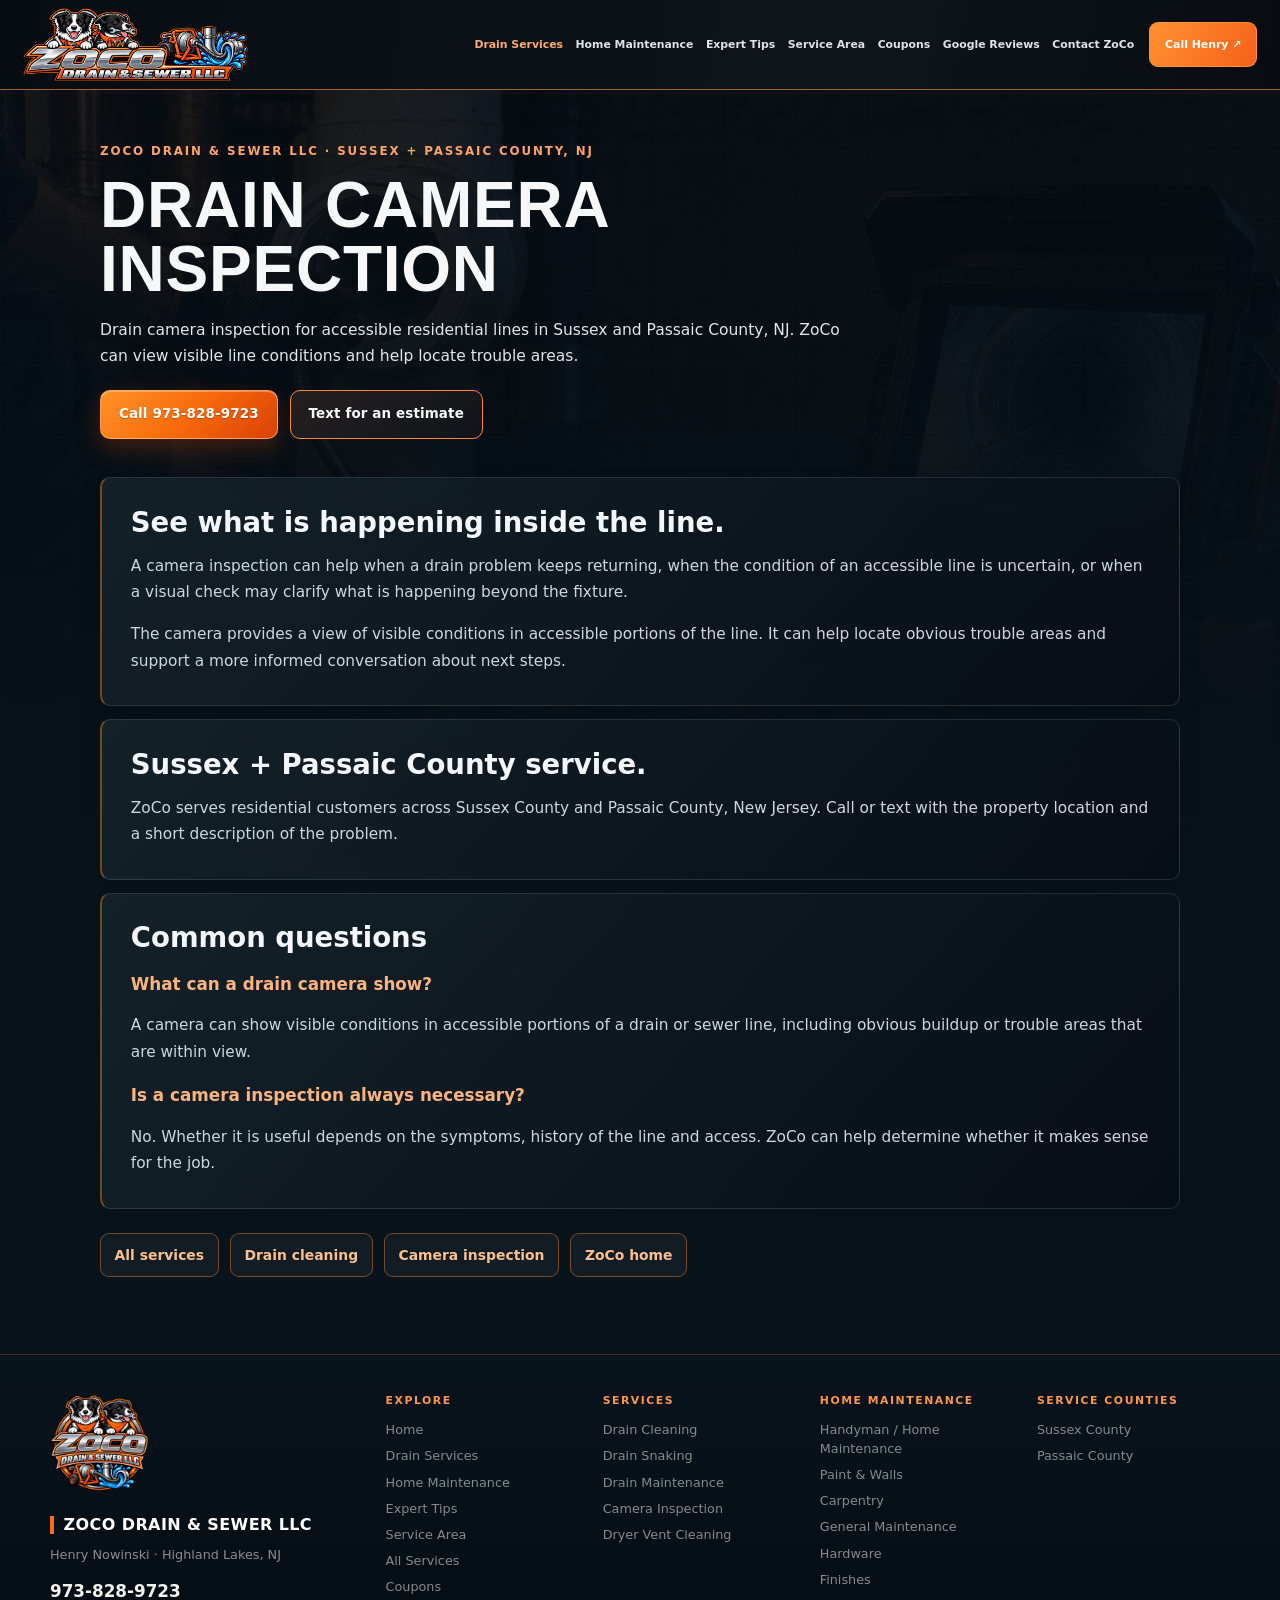
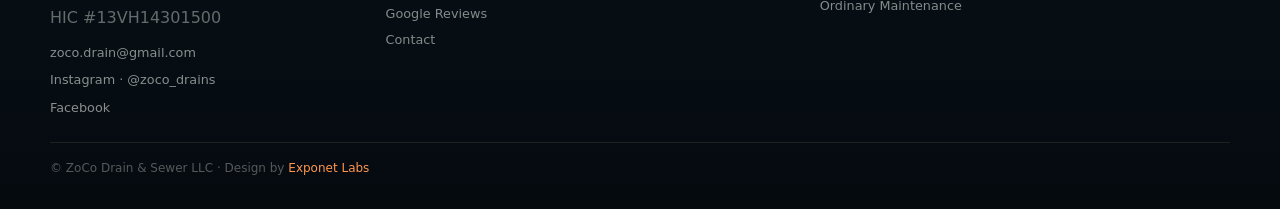
<file: camera-inspection/index.html>
<!doctype html>
<html lang="en">
<head>
  <meta charset="utf-8" />
  <meta name="viewport" content="width=device-width, initial-scale=1" />
  <meta name="theme-color" content="#090a0a" />
    <meta name="application-name" content="ZoCo Drain & Sewer LLC" />
  <meta name="apple-mobile-web-app-title" content="ZoCo" />
<title>Drain Camera Inspection in Sussex &amp; Passaic County NJ | ZoCo</title>
  <meta name="description" content="Drain camera inspection for accessible residential lines in Sussex and Passaic County, NJ. ZoCo can view visible line conditions and help locate trouble areas." />
  <meta name="robots" content="index,follow,max-image-preview:large,max-snippet:-1,max-video-preview:-1" />
  <link rel="canonical" href="https://zocodrains.com/camera-inspection/" />
  <link rel="icon" type="image/png" sizes="96x96" href="/favicon.png?brand=zo-wide-20261012" />
  <link rel="icon" type="image/png" sizes="48x48" href="/favicon-48x48.png?brand=zo-wide-20261012" />
  <link rel="icon" type="image/svg+xml" href="/favicon.svg?brand=zo-wide-20261012" />
  <link rel="icon" type="image/png" sizes="32x32" href="/favicon-32x32.png?brand=zo-wide-20261012" />
  <link rel="icon" type="image/png" sizes="16x16" href="/favicon-16x16.png?brand=zo-wide-20261012" />
  <link rel="icon" type="image/x-icon" href="/favicon.ico?brand=zo-wide-20261012" />
  <link rel="apple-touch-icon" sizes="180x180" href="/apple-touch-icon.png?brand=zo-wide-20261012" />
  <link rel="apple-touch-icon-precomposed" sizes="180x180" href="/apple-touch-icon.png?brand=zo-wide-20261012" />
  <link rel="manifest" href="/site.webmanifest?brand=zo-wide-20261012" />
  <meta property="og:type" content="website" />
  <meta property="og:site_name" content="ZoCo Drain & Sewer LLC" />
  <meta property="og:title" content="Drain Camera Inspection in Sussex &amp; Passaic County NJ | ZoCo" />
  <meta property="og:description" content="Drain camera inspection for accessible residential lines in Sussex and Passaic County, NJ. ZoCo can view visible line conditions and help locate trouble areas." />
  <meta property="og:url" content="https://zocodrains.com/camera-inspection/" />
  <meta property="og:image" content="https://zocodrains.com/zoco-share-logo-v5.png?brand=zo-wide-20261012" />
  <meta property="og:image:secure_url" content="https://zocodrains.com/zoco-share-logo-v5.png?brand=zo-wide-20261012" />
  <meta property="og:image:type" content="image/png" />
  <meta property="og:image:width" content="1200" />
  <meta property="og:image:height" content="630" />
  <meta property="og:image:alt" content="New horizontal ZoCo Drain &amp; Sewer LLC logo with two dogs and drain equipment" />
  <meta name="twitter:card" content="summary_large_image" />
  <meta name="twitter:title" content="Drain Camera Inspection in Sussex &amp; Passaic County NJ | ZoCo" />
  <meta name="twitter:description" content="Drain camera inspection for accessible residential lines in Sussex and Passaic County, NJ. ZoCo can view visible line conditions and help locate trouble areas." />
  <meta name="twitter:image" content="https://zocodrains.com/zoco-share-logo-v5.png?brand=zo-wide-20261012" />
  <meta name="twitter:image:alt" content="ZoCo Drain & Sewer LLC logo" />
  <link rel="image_src" href="https://zocodrains.com/zoco-share-logo-v5.png?brand=zo-wide-20261012" />
  <link rel="stylesheet" href="/styles.css?v=13" />
  <link rel="stylesheet" href="/theme.css?v=106" />
  <link rel="stylesheet" href="/brand-cinematic.css?v=4" />
  <link rel="stylesheet" href="/brand-depth.css?v=1" />
  <link rel="stylesheet" href="/brand-photo.css?v=1" />
  <link rel="stylesheet" href="/brand-finish.css?v=2" />
  <link rel="stylesheet" href="/site-polish.css?v=1" />
  <link rel="stylesheet" href="/header-lockup.css?v=3" />
  <link rel="stylesheet" href="/sitewide-interior-shell-20261012.css?v=1" />
  <link rel="stylesheet" href="/mobile-nav-glass-20261012.css?v=1" />
  <script src="/mobile-nav-glass-20261012.js?v=1" defer></script>
  <style>
    .seo-page{max-width:900px;margin:0 auto;padding:110px 22px 70px}
    .seo-page h1{font-size:clamp(2.2rem,7vw,4.7rem);line-height:.95;margin:.2em 0}
    .seo-page h2{margin-top:2.2rem}
    .seo-page h3{margin-top:1.35rem}
    .seo-page p,.seo-page li{font-size:1.04rem;line-height:1.75}
    .seo-kicker{letter-spacing:.16em;text-transform:uppercase;font-size:.78rem}
    .seo-actions{display:flex;gap:12px;flex-wrap:wrap;margin:2rem 0}
    .seo-links{display:flex;gap:16px;flex-wrap:wrap;margin-top:2.5rem}
  </style>
  <script type="application/ld+json">
  {
    "@context":"https://schema.org",
    "@graph":[
      {
        "@type":"Service",
        "@id":"https://zocodrains.com/camera-inspection/#service",
        "name":"Drain Camera Inspection",
        "serviceType":"Drain Camera Inspection",
        "url":"https://zocodrains.com/camera-inspection/",
        "description":"Drain camera inspection for accessible residential lines in Sussex and Passaic County, NJ. ZoCo can view visible line conditions and help locate trouble areas.",
        "provider":{"@id":"https://zocodrains.com/#business"},
        "areaServed":[
          {"@type":"AdministrativeArea","name":"Sussex County, New Jersey"},
          {"@type":"AdministrativeArea","name":"Passaic County, New Jersey"}
        ]
      },
      {
        "@type":"WebPage",
        "@id":"https://zocodrains.com/camera-inspection/#webpage",
        "url":"https://zocodrains.com/camera-inspection/",
        "name":"Drain Camera Inspection in Sussex & Passaic County NJ | ZoCo",
        "description":"Drain camera inspection for accessible residential lines in Sussex and Passaic County, NJ. ZoCo can view visible line conditions and help locate trouble areas.",
        "isPartOf":{"@id":"https://zocodrains.com/#website"},
        "about":{"@id":"https://zocodrains.com/camera-inspection/#service"}
      },
      {
        "@type":"BreadcrumbList",
        "itemListElement":[
          {"@type":"ListItem","position":1,"name":"Home","item":"https://zocodrains.com/"},
          {"@type":"ListItem","position":2,"name":"Services","item":"https://zocodrains.com/services/"},
          {"@type":"ListItem","position":3,"name":"Drain Camera Inspection","item":"https://zocodrains.com/camera-inspection/"}
        ]
      },
      {
        "@type":"FAQPage",
        "mainEntity":[{"@type":"Question","name":"What can a drain camera show?","acceptedAnswer":{"@type":"Answer","text":"A camera can show visible conditions in accessible portions of a drain or sewer line, including obvious buildup or trouble areas that are within view."}},{"@type":"Question","name":"Is a camera inspection always necessary?","acceptedAnswer":{"@type":"Answer","text":"No. Whether it is useful depends on the symptoms, history of the line and access. ZoCo can help determine whether it makes sense for the job."}}]
      }
    ]
  }
  </script>
</head>
<body class="zoco-interior-page zoco-detail-page" style="--zoco-interior-photo:url('/assets/services/camera-inspection.jpg')">
  <header class="zoco-interior-header">
    <a class="zoco-interior-header__brand" href="/" aria-label="ZoCo homepage"><img src="/assets/brand/zoco-header-horizontal.webp" alt="ZoCo Drain &amp; Sewer LLC" width="245" height="82" /></a>
    <nav class="zoco-interior-header__desktop" aria-label="Site navigation">
        <a href="/services/" aria-current="page">Drain Services</a>
        <a href="/home-maintenance/">Home Maintenance</a>
        <a href="/expert-tips/">Expert Tips</a>
        <a href="/service-area/">Service Area</a>
        <a href="/#offers">Coupons</a>
        <a href="/#reviews">Google Reviews</a>
        <a href="/#contact">Contact ZoCo</a>
        <a class="zoco-interior-header__call" href="tel:+19738289723" aria-label="Call ZoCo at 973-828-9723">Call Henry ↗</a>
    </nav>
    <details class="zoco-interior-header__mobile">
      <summary>Menu</summary>
      <nav aria-label="Mobile site navigation">
        <a href="/services/" aria-current="page">Drain Services</a>
        <a href="/home-maintenance/">Home Maintenance</a>
        <a href="/expert-tips/">Expert Tips</a>
        <a href="/service-area/">Service Area</a>
        <a href="/#offers">Coupons</a>
        <a href="/#reviews">Google Reviews</a>
        <a href="/#contact">Contact ZoCo</a>
        <a href="tel:+19738289723">Call Henry · 973-828-9723</a>
        <a href="sms:+19738289723">Text for an estimate</a>
      </nav>
    </details>
  </header>
  <main class="seo-page">
    <p class="seo-kicker">ZoCo Drain &amp; Sewer LLC · Sussex + Passaic County, NJ</p>
    <h1>Drain Camera Inspection</h1>
    <p>Drain camera inspection for accessible residential lines in Sussex and Passaic County, NJ. ZoCo can view visible line conditions and help locate trouble areas.</p>
    <div class="seo-actions">
      <a class="button button-primary" href="tel:+19738289723">Call 973-828-9723</a>
      <a class="button button-secondary" href="sms:+19738289723">Text for an estimate</a>
    </div>
    <section><h2>See what is happening inside the line.</h2><p>A camera inspection can help when a drain problem keeps returning, when the condition of an accessible line is uncertain, or when a visual check may clarify what is happening beyond the fixture.</p><p>The camera provides a view of visible conditions in accessible portions of the line. It can help locate obvious trouble areas and support a more informed conversation about next steps.</p></section><section><h2>Sussex + Passaic County service.</h2><p>ZoCo serves residential customers across Sussex County and Passaic County, New Jersey. Call or text with the property location and a short description of the problem.</p></section>
    <section><h2>Common questions</h2><h3>What can a drain camera show?</h3><p>A camera can show visible conditions in accessible portions of a drain or sewer line, including obvious buildup or trouble areas that are within view.</p>
<h3>Is a camera inspection always necessary?</h3><p>No. Whether it is useful depends on the symptoms, history of the line and access. ZoCo can help determine whether it makes sense for the job.</p></section>
    <nav class="seo-links" aria-label="Related pages">
      <a href="/services/">All services</a>
      <a href="/drain-cleaning/">Drain cleaning</a>
      <a href="/camera-inspection/">Camera inspection</a>
      <a href="/">ZoCo home</a>
    </nav>
  </main>
<footer class="site-footer sitewide-footer">
    <div class="page site-footer-layout">
      <div class="site-footer-contact">
        <a class="site-footer-brand" href="/">ZoCo Drain &amp; Sewer LLC</a>
        <span>Henry Nowinski · Highland Lakes, NJ</span>
        <div class="site-footer-phone-stack">
          <a class="footer-link site-footer-phone" href="tel:+19738289723">973-828-9723</a>
          <span class="site-footer-license">HIC #13VH14301500</span>
        </div>
        <a class="footer-link" href="mailto:zoco.drain@gmail.com">zoco.drain@gmail.com</a>
        <a class="footer-link" href="https://www.instagram.com/zoco_drains/" target="_blank" rel="noopener">Instagram · @zoco_drains</a>
        <a class="footer-link" href="https://www.facebook.com/share/1E54mnJZsT/?mibextid=wwXIfr" target="_blank" rel="noopener">Facebook</a>
      </div>
      <nav class="site-footer-nav" aria-label="All ZoCo pages">
        <div>
          <h2>Explore</h2>
          <a href="/">Home</a>
          <a href="/#drain">Drain Services</a>
          <a href="/home-maintenance/">Home Maintenance</a>
          <a href="/expert-tips/">Expert Tips</a>
          <a href="/service-area/">Service Area</a>
          <a href="/services/">All Services</a>
          <a href="/#offers">Coupons</a>
          <a href="/#reviews">Google Reviews</a>
          <a href="/#contact">Contact</a>
        </div>
        <div>
          <h2>Services</h2>
          <a href="/drain-cleaning/">Drain Cleaning</a>
          <a href="/drain-snaking/">Drain Snaking</a>
          <a href="/drain-maintenance/">Drain Maintenance</a>
          <a href="/camera-inspection/">Camera Inspection</a>
          <a href="/dryer-vent-cleaning/">Dryer Vent Cleaning</a>
        </div>
        <div>
          <h2>Home Maintenance</h2>
          <a href="/#handyman">Handyman / Home Maintenance</a>
          <a href="/#handyman-paint-walls">Paint &amp; Walls</a>
          <a href="/#handyman-carpentry">Carpentry</a>
          <a href="/#handyman-general-maintenance">General Maintenance</a>
          <a href="/#handyman-hardware">Hardware</a>
          <a href="/#handyman-finishes">Finishes</a>
          <a href="/#handyman-ordinary-maintenance">Ordinary Maintenance</a>
        </div>
        <div>
          <h2>Service Counties</h2>
          <a href="/sussex-county-drain-cleaning/">Sussex County</a>
          <a href="/passaic-county-drain-cleaning/">Passaic County</a>
        </div>
      </nav>
    </div>
    <div class="page copyright footer-bottom"><span>© ZoCo Drain &amp; Sewer LLC · Design by <a class="footer-credit" href="https://www.instagram.com/exponetlabs/" target="_blank" rel="noopener">Exponet Labs</a></span></div>
  </footer>
</body>
</html>
</file>
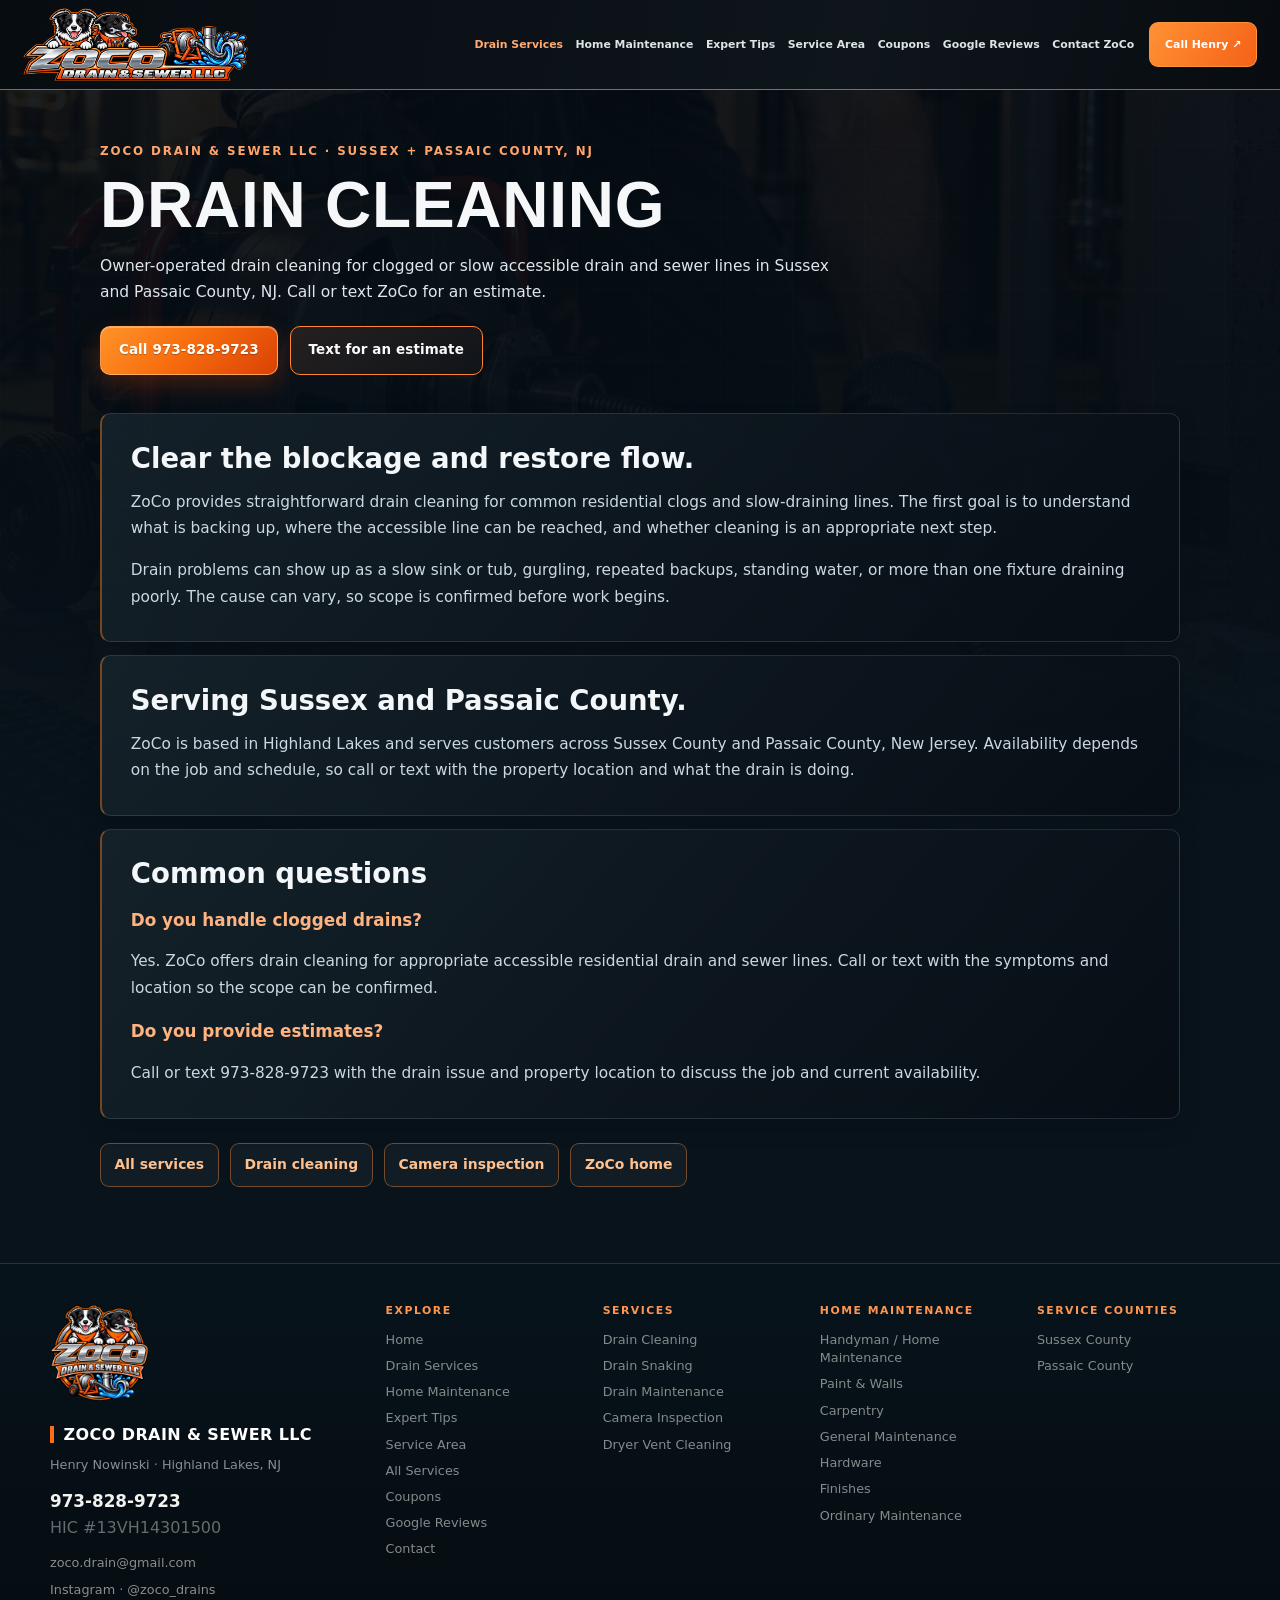
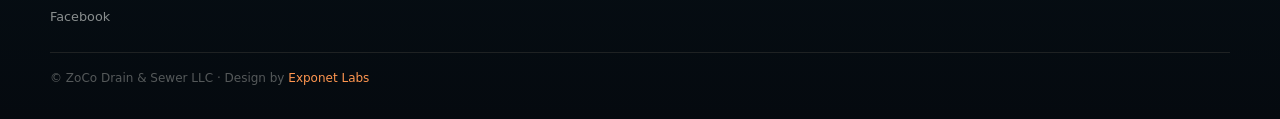
<file: drain-cleaning/index.html>
<!doctype html>
<html lang="en">
<head>
  <meta charset="utf-8" />
  <meta name="viewport" content="width=device-width, initial-scale=1" />
  <meta name="theme-color" content="#090a0a" />
    <meta name="application-name" content="ZoCo Drain & Sewer LLC" />
  <meta name="apple-mobile-web-app-title" content="ZoCo" />
<title>Drain Cleaning in Sussex &amp; Passaic County NJ | ZoCo</title>
  <meta name="description" content="Owner-operated drain cleaning for clogged or slow accessible drain and sewer lines in Sussex and Passaic County, NJ. Call or text ZoCo for an estimate." />
  <meta name="robots" content="index,follow,max-image-preview:large,max-snippet:-1,max-video-preview:-1" />
  <link rel="canonical" href="https://zocodrains.com/drain-cleaning/" />
  <link rel="icon" type="image/png" sizes="96x96" href="/favicon.png?brand=zo-wide-20261012" />
  <link rel="icon" type="image/png" sizes="48x48" href="/favicon-48x48.png?brand=zo-wide-20261012" />
  <link rel="icon" type="image/svg+xml" href="/favicon.svg?brand=zo-wide-20261012" />
  <link rel="icon" type="image/png" sizes="32x32" href="/favicon-32x32.png?brand=zo-wide-20261012" />
  <link rel="icon" type="image/png" sizes="16x16" href="/favicon-16x16.png?brand=zo-wide-20261012" />
  <link rel="icon" type="image/x-icon" href="/favicon.ico?brand=zo-wide-20261012" />
  <link rel="apple-touch-icon" sizes="180x180" href="/apple-touch-icon.png?brand=zo-wide-20261012" />
  <link rel="apple-touch-icon-precomposed" sizes="180x180" href="/apple-touch-icon.png?brand=zo-wide-20261012" />
  <link rel="manifest" href="/site.webmanifest?brand=zo-wide-20261012" />
  <meta property="og:type" content="website" />
  <meta property="og:site_name" content="ZoCo Drain & Sewer LLC" />
  <meta property="og:title" content="Drain Cleaning in Sussex &amp; Passaic County NJ | ZoCo" />
  <meta property="og:description" content="Owner-operated drain cleaning for clogged or slow accessible drain and sewer lines in Sussex and Passaic County, NJ. Call or text ZoCo for an estimate." />
  <meta property="og:url" content="https://zocodrains.com/drain-cleaning/" />
  <meta property="og:image" content="https://zocodrains.com/zoco-share-logo-v5.png?brand=zo-wide-20261012" />
  <meta property="og:image:secure_url" content="https://zocodrains.com/zoco-share-logo-v5.png?brand=zo-wide-20261012" />
  <meta property="og:image:type" content="image/png" />
  <meta property="og:image:width" content="1200" />
  <meta property="og:image:height" content="630" />
  <meta property="og:image:alt" content="New horizontal ZoCo Drain &amp; Sewer LLC logo with two dogs and drain equipment" />
  <meta name="twitter:card" content="summary_large_image" />
  <meta name="twitter:title" content="Drain Cleaning in Sussex &amp; Passaic County NJ | ZoCo" />
  <meta name="twitter:description" content="Owner-operated drain cleaning for clogged or slow accessible drain and sewer lines in Sussex and Passaic County, NJ. Call or text ZoCo for an estimate." />
  <meta name="twitter:image" content="https://zocodrains.com/zoco-share-logo-v5.png?brand=zo-wide-20261012" />
  <meta name="twitter:image:alt" content="ZoCo Drain & Sewer LLC logo" />
  <link rel="image_src" href="https://zocodrains.com/zoco-share-logo-v5.png?brand=zo-wide-20261012" />
  <link rel="stylesheet" href="/styles.css?v=13" />
  <link rel="stylesheet" href="/theme.css?v=106" />
  <link rel="stylesheet" href="/brand-cinematic.css?v=4" />
  <link rel="stylesheet" href="/brand-depth.css?v=1" />
  <link rel="stylesheet" href="/brand-photo.css?v=1" />
  <link rel="stylesheet" href="/brand-finish.css?v=2" />
  <link rel="stylesheet" href="/site-polish.css?v=1" />
  <link rel="stylesheet" href="/header-lockup.css?v=3" />
  <link rel="stylesheet" href="/sitewide-interior-shell-20261012.css?v=1" />
  <link rel="stylesheet" href="/mobile-nav-glass-20261012.css?v=1" />
  <script src="/mobile-nav-glass-20261012.js?v=1" defer></script>
  <style>
    .seo-page{max-width:900px;margin:0 auto;padding:110px 22px 70px}
    .seo-page h1{font-size:clamp(2.2rem,7vw,4.7rem);line-height:.95;margin:.2em 0}
    .seo-page h2{margin-top:2.2rem}
    .seo-page h3{margin-top:1.35rem}
    .seo-page p,.seo-page li{font-size:1.04rem;line-height:1.75}
    .seo-kicker{letter-spacing:.16em;text-transform:uppercase;font-size:.78rem}
    .seo-actions{display:flex;gap:12px;flex-wrap:wrap;margin:2rem 0}
    .seo-links{display:flex;gap:16px;flex-wrap:wrap;margin-top:2.5rem}
  </style>
  <script type="application/ld+json">
  {
    "@context":"https://schema.org",
    "@graph":[
      {
        "@type":"Service",
        "@id":"https://zocodrains.com/drain-cleaning/#service",
        "name":"Drain Cleaning",
        "serviceType":"Drain Cleaning",
        "url":"https://zocodrains.com/drain-cleaning/",
        "description":"Owner-operated drain cleaning for clogged or slow accessible drain and sewer lines in Sussex and Passaic County, NJ. Call or text ZoCo for an estimate.",
        "provider":{"@id":"https://zocodrains.com/#business"},
        "areaServed":[
          {"@type":"AdministrativeArea","name":"Sussex County, New Jersey"},
          {"@type":"AdministrativeArea","name":"Passaic County, New Jersey"}
        ]
      },
      {
        "@type":"WebPage",
        "@id":"https://zocodrains.com/drain-cleaning/#webpage",
        "url":"https://zocodrains.com/drain-cleaning/",
        "name":"Drain Cleaning in Sussex & Passaic County NJ | ZoCo",
        "description":"Owner-operated drain cleaning for clogged or slow accessible drain and sewer lines in Sussex and Passaic County, NJ. Call or text ZoCo for an estimate.",
        "isPartOf":{"@id":"https://zocodrains.com/#website"},
        "about":{"@id":"https://zocodrains.com/drain-cleaning/#service"}
      },
      {
        "@type":"BreadcrumbList",
        "itemListElement":[
          {"@type":"ListItem","position":1,"name":"Home","item":"https://zocodrains.com/"},
          {"@type":"ListItem","position":2,"name":"Services","item":"https://zocodrains.com/services/"},
          {"@type":"ListItem","position":3,"name":"Drain Cleaning","item":"https://zocodrains.com/drain-cleaning/"}
        ]
      },
      {
        "@type":"FAQPage",
        "mainEntity":[{"@type":"Question","name":"Do you handle clogged drains?","acceptedAnswer":{"@type":"Answer","text":"Yes. ZoCo offers drain cleaning for appropriate accessible residential drain and sewer lines. Call or text with the symptoms and location so the scope can be confirmed."}},{"@type":"Question","name":"Do you provide estimates?","acceptedAnswer":{"@type":"Answer","text":"Call or text 973-828-9723 with the drain issue and property location to discuss the job and current availability."}}]
      }
    ]
  }
  </script>
</head>
<body class="zoco-interior-page zoco-detail-page" style="--zoco-interior-photo:url('/assets/services/drain-cleaning.jpg')">
  <header class="zoco-interior-header">
    <a class="zoco-interior-header__brand" href="/" aria-label="ZoCo homepage"><img src="/assets/brand/zoco-header-horizontal.webp" alt="ZoCo Drain &amp; Sewer LLC" width="245" height="82" /></a>
    <nav class="zoco-interior-header__desktop" aria-label="Site navigation">
        <a href="/services/" aria-current="page">Drain Services</a>
        <a href="/home-maintenance/">Home Maintenance</a>
        <a href="/expert-tips/">Expert Tips</a>
        <a href="/service-area/">Service Area</a>
        <a href="/#offers">Coupons</a>
        <a href="/#reviews">Google Reviews</a>
        <a href="/#contact">Contact ZoCo</a>
        <a class="zoco-interior-header__call" href="tel:+19738289723" aria-label="Call ZoCo at 973-828-9723">Call Henry ↗</a>
    </nav>
    <details class="zoco-interior-header__mobile">
      <summary>Menu</summary>
      <nav aria-label="Mobile site navigation">
        <a href="/services/" aria-current="page">Drain Services</a>
        <a href="/home-maintenance/">Home Maintenance</a>
        <a href="/expert-tips/">Expert Tips</a>
        <a href="/service-area/">Service Area</a>
        <a href="/#offers">Coupons</a>
        <a href="/#reviews">Google Reviews</a>
        <a href="/#contact">Contact ZoCo</a>
        <a href="tel:+19738289723">Call Henry · 973-828-9723</a>
        <a href="sms:+19738289723">Text for an estimate</a>
      </nav>
    </details>
  </header>
  <main class="seo-page">
    <p class="seo-kicker">ZoCo Drain &amp; Sewer LLC · Sussex + Passaic County, NJ</p>
    <h1>Drain Cleaning</h1>
    <p>Owner-operated drain cleaning for clogged or slow accessible drain and sewer lines in Sussex and Passaic County, NJ. Call or text ZoCo for an estimate.</p>
    <div class="seo-actions">
      <a class="button button-primary" href="tel:+19738289723">Call 973-828-9723</a>
      <a class="button button-secondary" href="sms:+19738289723">Text for an estimate</a>
    </div>
    <section><h2>Clear the blockage and restore flow.</h2><p>ZoCo provides straightforward drain cleaning for common residential clogs and slow-draining lines. The first goal is to understand what is backing up, where the accessible line can be reached, and whether cleaning is an appropriate next step.</p><p>Drain problems can show up as a slow sink or tub, gurgling, repeated backups, standing water, or more than one fixture draining poorly. The cause can vary, so scope is confirmed before work begins.</p></section><section><h2>Serving Sussex and Passaic County.</h2><p>ZoCo is based in Highland Lakes and serves customers across Sussex County and Passaic County, New Jersey. Availability depends on the job and schedule, so call or text with the property location and what the drain is doing.</p></section>
    <section><h2>Common questions</h2><h3>Do you handle clogged drains?</h3><p>Yes. ZoCo offers drain cleaning for appropriate accessible residential drain and sewer lines. Call or text with the symptoms and location so the scope can be confirmed.</p>
<h3>Do you provide estimates?</h3><p>Call or text 973-828-9723 with the drain issue and property location to discuss the job and current availability.</p></section>
    <nav class="seo-links" aria-label="Related pages">
      <a href="/services/">All services</a>
      <a href="/drain-cleaning/">Drain cleaning</a>
      <a href="/camera-inspection/">Camera inspection</a>
      <a href="/">ZoCo home</a>
    </nav>
  </main>
<footer class="site-footer sitewide-footer">
    <div class="page site-footer-layout">
      <div class="site-footer-contact">
        <a class="site-footer-brand" href="/">ZoCo Drain &amp; Sewer LLC</a>
        <span>Henry Nowinski · Highland Lakes, NJ</span>
        <div class="site-footer-phone-stack">
          <a class="footer-link site-footer-phone" href="tel:+19738289723">973-828-9723</a>
          <span class="site-footer-license">HIC #13VH14301500</span>
        </div>
        <a class="footer-link" href="mailto:zoco.drain@gmail.com">zoco.drain@gmail.com</a>
        <a class="footer-link" href="https://www.instagram.com/zoco_drains/" target="_blank" rel="noopener">Instagram · @zoco_drains</a>
        <a class="footer-link" href="https://www.facebook.com/share/1E54mnJZsT/?mibextid=wwXIfr" target="_blank" rel="noopener">Facebook</a>
      </div>
      <nav class="site-footer-nav" aria-label="All ZoCo pages">
        <div>
          <h2>Explore</h2>
          <a href="/">Home</a>
          <a href="/#drain">Drain Services</a>
          <a href="/home-maintenance/">Home Maintenance</a>
          <a href="/expert-tips/">Expert Tips</a>
          <a href="/service-area/">Service Area</a>
          <a href="/services/">All Services</a>
          <a href="/#offers">Coupons</a>
          <a href="/#reviews">Google Reviews</a>
          <a href="/#contact">Contact</a>
        </div>
        <div>
          <h2>Services</h2>
          <a href="/drain-cleaning/">Drain Cleaning</a>
          <a href="/drain-snaking/">Drain Snaking</a>
          <a href="/drain-maintenance/">Drain Maintenance</a>
          <a href="/camera-inspection/">Camera Inspection</a>
          <a href="/dryer-vent-cleaning/">Dryer Vent Cleaning</a>
        </div>
        <div>
          <h2>Home Maintenance</h2>
          <a href="/#handyman">Handyman / Home Maintenance</a>
          <a href="/#handyman-paint-walls">Paint &amp; Walls</a>
          <a href="/#handyman-carpentry">Carpentry</a>
          <a href="/#handyman-general-maintenance">General Maintenance</a>
          <a href="/#handyman-hardware">Hardware</a>
          <a href="/#handyman-finishes">Finishes</a>
          <a href="/#handyman-ordinary-maintenance">Ordinary Maintenance</a>
        </div>
        <div>
          <h2>Service Counties</h2>
          <a href="/sussex-county-drain-cleaning/">Sussex County</a>
          <a href="/passaic-county-drain-cleaning/">Passaic County</a>
        </div>
      </nav>
    </div>
    <div class="page copyright footer-bottom"><span>© ZoCo Drain &amp; Sewer LLC · Design by <a class="footer-credit" href="https://www.instagram.com/exponetlabs/" target="_blank" rel="noopener">Exponet Labs</a></span></div>
  </footer>
</body>
</html>
</file>
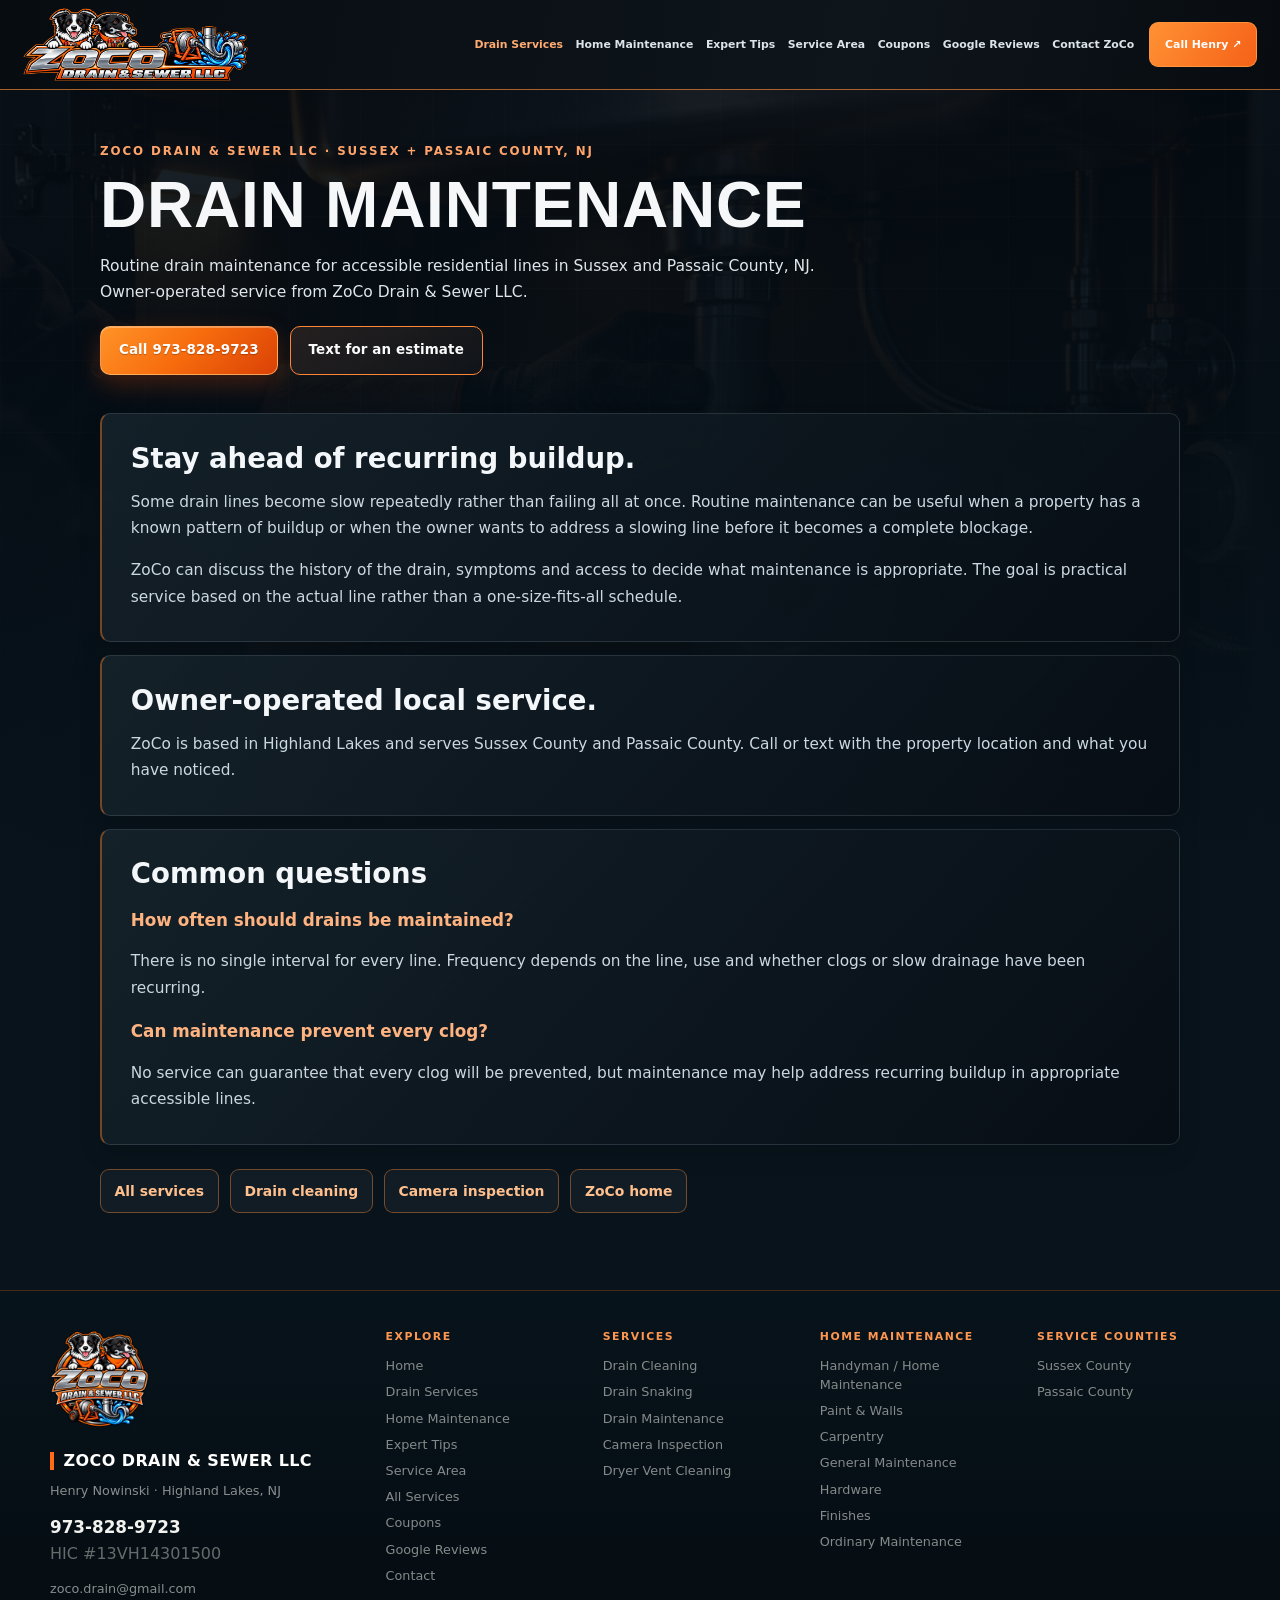
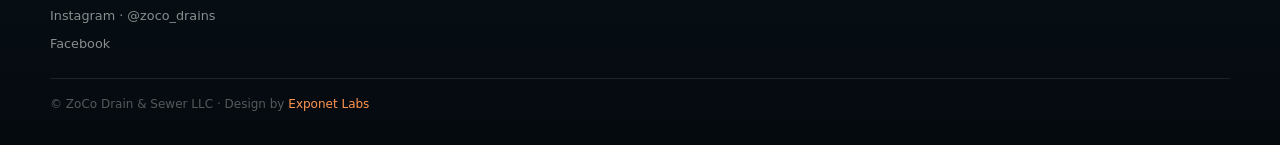
<file: drain-maintenance/index.html>
<!doctype html>
<html lang="en">
<head>
  <meta charset="utf-8" />
  <meta name="viewport" content="width=device-width, initial-scale=1" />
  <meta name="theme-color" content="#090a0a" />
    <meta name="application-name" content="ZoCo Drain & Sewer LLC" />
  <meta name="apple-mobile-web-app-title" content="ZoCo" />
<title>Drain Maintenance in Sussex &amp; Passaic County NJ | ZoCo</title>
  <meta name="description" content="Routine drain maintenance for accessible residential lines in Sussex and Passaic County, NJ. Owner-operated service from ZoCo Drain &amp; Sewer LLC." />
  <meta name="robots" content="index,follow,max-image-preview:large,max-snippet:-1,max-video-preview:-1" />
  <link rel="canonical" href="https://zocodrains.com/drain-maintenance/" />
  <link rel="icon" type="image/png" sizes="96x96" href="/favicon.png?brand=zo-wide-20261012" />
  <link rel="icon" type="image/png" sizes="48x48" href="/favicon-48x48.png?brand=zo-wide-20261012" />
  <link rel="icon" type="image/svg+xml" href="/favicon.svg?brand=zo-wide-20261012" />
  <link rel="icon" type="image/png" sizes="32x32" href="/favicon-32x32.png?brand=zo-wide-20261012" />
  <link rel="icon" type="image/png" sizes="16x16" href="/favicon-16x16.png?brand=zo-wide-20261012" />
  <link rel="icon" type="image/x-icon" href="/favicon.ico?brand=zo-wide-20261012" />
  <link rel="apple-touch-icon" sizes="180x180" href="/apple-touch-icon.png?brand=zo-wide-20261012" />
  <link rel="apple-touch-icon-precomposed" sizes="180x180" href="/apple-touch-icon.png?brand=zo-wide-20261012" />
  <link rel="manifest" href="/site.webmanifest?brand=zo-wide-20261012" />
  <meta property="og:type" content="website" />
  <meta property="og:site_name" content="ZoCo Drain & Sewer LLC" />
  <meta property="og:title" content="Drain Maintenance in Sussex &amp; Passaic County NJ | ZoCo" />
  <meta property="og:description" content="Routine drain maintenance for accessible residential lines in Sussex and Passaic County, NJ. Owner-operated service from ZoCo Drain &amp; Sewer LLC." />
  <meta property="og:url" content="https://zocodrains.com/drain-maintenance/" />
  <meta property="og:image" content="https://zocodrains.com/zoco-share-logo-v5.png?brand=zo-wide-20261012" />
  <meta property="og:image:secure_url" content="https://zocodrains.com/zoco-share-logo-v5.png?brand=zo-wide-20261012" />
  <meta property="og:image:type" content="image/png" />
  <meta property="og:image:width" content="1200" />
  <meta property="og:image:height" content="630" />
  <meta property="og:image:alt" content="New horizontal ZoCo Drain &amp; Sewer LLC logo with two dogs and drain equipment" />
  <meta name="twitter:card" content="summary_large_image" />
  <meta name="twitter:title" content="Drain Maintenance in Sussex &amp; Passaic County NJ | ZoCo" />
  <meta name="twitter:description" content="Routine drain maintenance for accessible residential lines in Sussex and Passaic County, NJ. Owner-operated service from ZoCo Drain &amp; Sewer LLC." />
  <meta name="twitter:image" content="https://zocodrains.com/zoco-share-logo-v5.png?brand=zo-wide-20261012" />
  <meta name="twitter:image:alt" content="ZoCo Drain & Sewer LLC logo" />
  <link rel="image_src" href="https://zocodrains.com/zoco-share-logo-v5.png?brand=zo-wide-20261012" />
  <link rel="stylesheet" href="/styles.css?v=13" />
  <link rel="stylesheet" href="/theme.css?v=106" />
  <link rel="stylesheet" href="/brand-cinematic.css?v=4" />
  <link rel="stylesheet" href="/brand-depth.css?v=1" />
  <link rel="stylesheet" href="/brand-photo.css?v=1" />
  <link rel="stylesheet" href="/brand-finish.css?v=2" />
  <link rel="stylesheet" href="/site-polish.css?v=1" />
  <link rel="stylesheet" href="/header-lockup.css?v=3" />
  <link rel="stylesheet" href="/sitewide-interior-shell-20261012.css?v=1" />
  <link rel="stylesheet" href="/mobile-nav-glass-20261012.css?v=1" />
  <script src="/mobile-nav-glass-20261012.js?v=1" defer></script>
  <style>
    .seo-page{max-width:900px;margin:0 auto;padding:110px 22px 70px}
    .seo-page h1{font-size:clamp(2.2rem,7vw,4.7rem);line-height:.95;margin:.2em 0}
    .seo-page h2{margin-top:2.2rem}
    .seo-page h3{margin-top:1.35rem}
    .seo-page p,.seo-page li{font-size:1.04rem;line-height:1.75}
    .seo-kicker{letter-spacing:.16em;text-transform:uppercase;font-size:.78rem}
    .seo-actions{display:flex;gap:12px;flex-wrap:wrap;margin:2rem 0}
    .seo-links{display:flex;gap:16px;flex-wrap:wrap;margin-top:2.5rem}
  </style>
  <script type="application/ld+json">
  {
    "@context":"https://schema.org",
    "@graph":[
      {
        "@type":"Service",
        "@id":"https://zocodrains.com/drain-maintenance/#service",
        "name":"Drain Maintenance",
        "serviceType":"Drain Maintenance",
        "url":"https://zocodrains.com/drain-maintenance/",
        "description":"Routine drain maintenance for accessible residential lines in Sussex and Passaic County, NJ. Owner-operated service from ZoCo Drain & Sewer LLC.",
        "provider":{"@id":"https://zocodrains.com/#business"},
        "areaServed":[
          {"@type":"AdministrativeArea","name":"Sussex County, New Jersey"},
          {"@type":"AdministrativeArea","name":"Passaic County, New Jersey"}
        ]
      },
      {
        "@type":"WebPage",
        "@id":"https://zocodrains.com/drain-maintenance/#webpage",
        "url":"https://zocodrains.com/drain-maintenance/",
        "name":"Drain Maintenance in Sussex & Passaic County NJ | ZoCo",
        "description":"Routine drain maintenance for accessible residential lines in Sussex and Passaic County, NJ. Owner-operated service from ZoCo Drain & Sewer LLC.",
        "isPartOf":{"@id":"https://zocodrains.com/#website"},
        "about":{"@id":"https://zocodrains.com/drain-maintenance/#service"}
      },
      {
        "@type":"BreadcrumbList",
        "itemListElement":[
          {"@type":"ListItem","position":1,"name":"Home","item":"https://zocodrains.com/"},
          {"@type":"ListItem","position":2,"name":"Services","item":"https://zocodrains.com/services/"},
          {"@type":"ListItem","position":3,"name":"Drain Maintenance","item":"https://zocodrains.com/drain-maintenance/"}
        ]
      },
      {
        "@type":"FAQPage",
        "mainEntity":[{"@type":"Question","name":"How often should drains be maintained?","acceptedAnswer":{"@type":"Answer","text":"There is no single interval for every line. Frequency depends on the line, use and whether clogs or slow drainage have been recurring."}},{"@type":"Question","name":"Can maintenance prevent every clog?","acceptedAnswer":{"@type":"Answer","text":"No service can guarantee that every clog will be prevented, but maintenance may help address recurring buildup in appropriate accessible lines."}}]
      }
    ]
  }
  </script>
</head>
<body class="zoco-interior-page zoco-detail-page" style="--zoco-interior-photo:url('/assets/services/drain-maintenance.jpg')">
  <header class="zoco-interior-header">
    <a class="zoco-interior-header__brand" href="/" aria-label="ZoCo homepage"><img src="/assets/brand/zoco-header-horizontal.webp" alt="ZoCo Drain &amp; Sewer LLC" width="245" height="82" /></a>
    <nav class="zoco-interior-header__desktop" aria-label="Site navigation">
        <a href="/services/" aria-current="page">Drain Services</a>
        <a href="/home-maintenance/">Home Maintenance</a>
        <a href="/expert-tips/">Expert Tips</a>
        <a href="/service-area/">Service Area</a>
        <a href="/#offers">Coupons</a>
        <a href="/#reviews">Google Reviews</a>
        <a href="/#contact">Contact ZoCo</a>
        <a class="zoco-interior-header__call" href="tel:+19738289723" aria-label="Call ZoCo at 973-828-9723">Call Henry ↗</a>
    </nav>
    <details class="zoco-interior-header__mobile">
      <summary>Menu</summary>
      <nav aria-label="Mobile site navigation">
        <a href="/services/" aria-current="page">Drain Services</a>
        <a href="/home-maintenance/">Home Maintenance</a>
        <a href="/expert-tips/">Expert Tips</a>
        <a href="/service-area/">Service Area</a>
        <a href="/#offers">Coupons</a>
        <a href="/#reviews">Google Reviews</a>
        <a href="/#contact">Contact ZoCo</a>
        <a href="tel:+19738289723">Call Henry · 973-828-9723</a>
        <a href="sms:+19738289723">Text for an estimate</a>
      </nav>
    </details>
  </header>
  <main class="seo-page">
    <p class="seo-kicker">ZoCo Drain &amp; Sewer LLC · Sussex + Passaic County, NJ</p>
    <h1>Drain Maintenance</h1>
    <p>Routine drain maintenance for accessible residential lines in Sussex and Passaic County, NJ. Owner-operated service from ZoCo Drain &amp; Sewer LLC.</p>
    <div class="seo-actions">
      <a class="button button-primary" href="tel:+19738289723">Call 973-828-9723</a>
      <a class="button button-secondary" href="sms:+19738289723">Text for an estimate</a>
    </div>
    <section><h2>Stay ahead of recurring buildup.</h2><p>Some drain lines become slow repeatedly rather than failing all at once. Routine maintenance can be useful when a property has a known pattern of buildup or when the owner wants to address a slowing line before it becomes a complete blockage.</p><p>ZoCo can discuss the history of the drain, symptoms and access to decide what maintenance is appropriate. The goal is practical service based on the actual line rather than a one-size-fits-all schedule.</p></section><section><h2>Owner-operated local service.</h2><p>ZoCo is based in Highland Lakes and serves Sussex County and Passaic County. Call or text with the property location and what you have noticed.</p></section>
    <section><h2>Common questions</h2><h3>How often should drains be maintained?</h3><p>There is no single interval for every line. Frequency depends on the line, use and whether clogs or slow drainage have been recurring.</p>
<h3>Can maintenance prevent every clog?</h3><p>No service can guarantee that every clog will be prevented, but maintenance may help address recurring buildup in appropriate accessible lines.</p></section>
    <nav class="seo-links" aria-label="Related pages">
      <a href="/services/">All services</a>
      <a href="/drain-cleaning/">Drain cleaning</a>
      <a href="/camera-inspection/">Camera inspection</a>
      <a href="/">ZoCo home</a>
    </nav>
  </main>
<footer class="site-footer sitewide-footer">
    <div class="page site-footer-layout">
      <div class="site-footer-contact">
        <a class="site-footer-brand" href="/">ZoCo Drain &amp; Sewer LLC</a>
        <span>Henry Nowinski · Highland Lakes, NJ</span>
        <div class="site-footer-phone-stack">
          <a class="footer-link site-footer-phone" href="tel:+19738289723">973-828-9723</a>
          <span class="site-footer-license">HIC #13VH14301500</span>
        </div>
        <a class="footer-link" href="mailto:zoco.drain@gmail.com">zoco.drain@gmail.com</a>
        <a class="footer-link" href="https://www.instagram.com/zoco_drains/" target="_blank" rel="noopener">Instagram · @zoco_drains</a>
        <a class="footer-link" href="https://www.facebook.com/share/1E54mnJZsT/?mibextid=wwXIfr" target="_blank" rel="noopener">Facebook</a>
      </div>
      <nav class="site-footer-nav" aria-label="All ZoCo pages">
        <div>
          <h2>Explore</h2>
          <a href="/">Home</a>
          <a href="/#drain">Drain Services</a>
          <a href="/home-maintenance/">Home Maintenance</a>
          <a href="/expert-tips/">Expert Tips</a>
          <a href="/service-area/">Service Area</a>
          <a href="/services/">All Services</a>
          <a href="/#offers">Coupons</a>
          <a href="/#reviews">Google Reviews</a>
          <a href="/#contact">Contact</a>
        </div>
        <div>
          <h2>Services</h2>
          <a href="/drain-cleaning/">Drain Cleaning</a>
          <a href="/drain-snaking/">Drain Snaking</a>
          <a href="/drain-maintenance/">Drain Maintenance</a>
          <a href="/camera-inspection/">Camera Inspection</a>
          <a href="/dryer-vent-cleaning/">Dryer Vent Cleaning</a>
        </div>
        <div>
          <h2>Home Maintenance</h2>
          <a href="/#handyman">Handyman / Home Maintenance</a>
          <a href="/#handyman-paint-walls">Paint &amp; Walls</a>
          <a href="/#handyman-carpentry">Carpentry</a>
          <a href="/#handyman-general-maintenance">General Maintenance</a>
          <a href="/#handyman-hardware">Hardware</a>
          <a href="/#handyman-finishes">Finishes</a>
          <a href="/#handyman-ordinary-maintenance">Ordinary Maintenance</a>
        </div>
        <div>
          <h2>Service Counties</h2>
          <a href="/sussex-county-drain-cleaning/">Sussex County</a>
          <a href="/passaic-county-drain-cleaning/">Passaic County</a>
        </div>
      </nav>
    </div>
    <div class="page copyright footer-bottom"><span>© ZoCo Drain &amp; Sewer LLC · Design by <a class="footer-credit" href="https://www.instagram.com/exponetlabs/" target="_blank" rel="noopener">Exponet Labs</a></span></div>
  </footer>
</body>
</html>
</file>
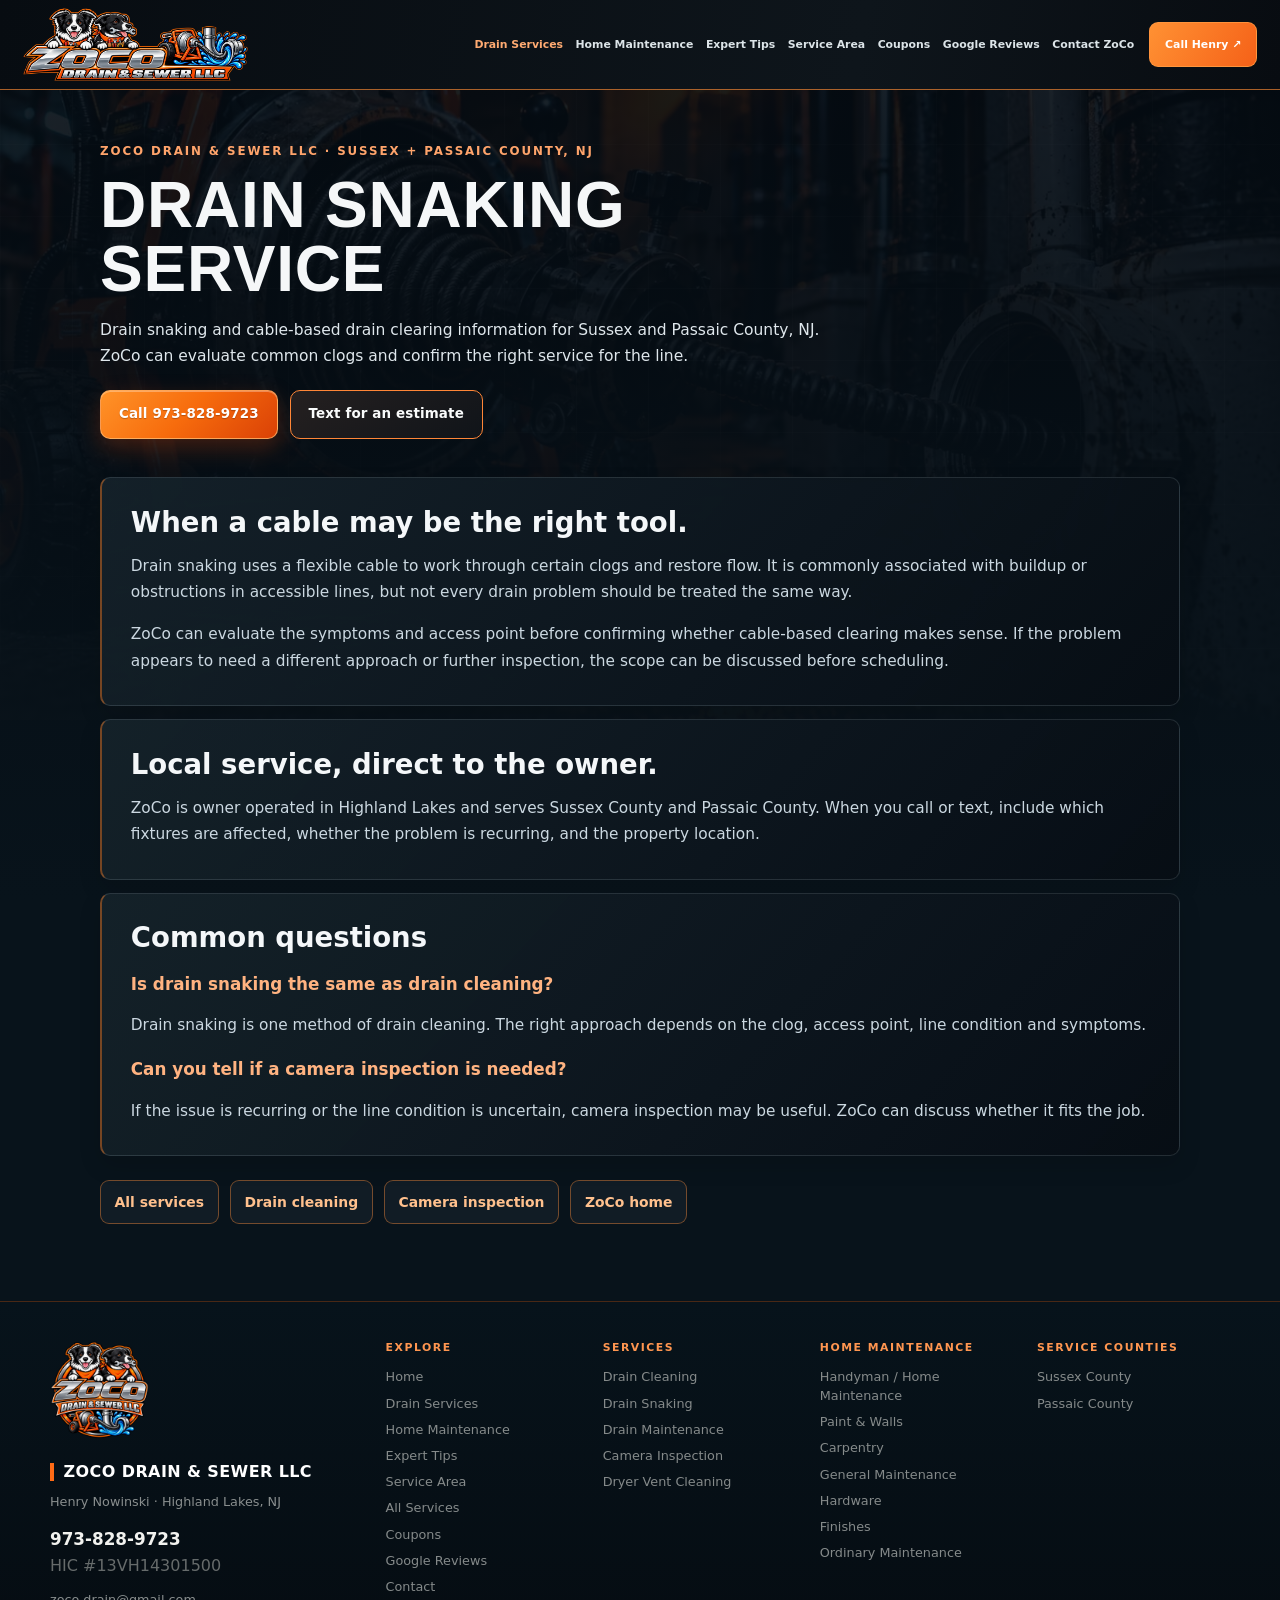
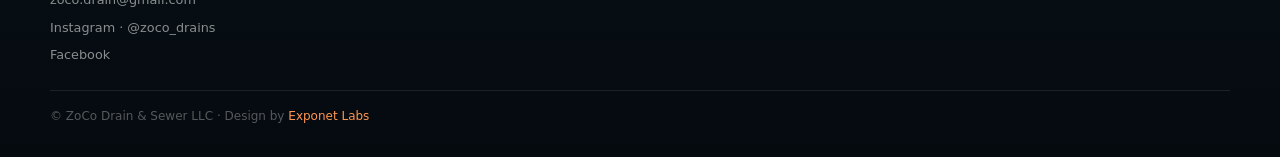
<file: drain-snaking/index.html>
<!doctype html>
<html lang="en">
<head>
  <meta charset="utf-8" />
  <meta name="viewport" content="width=device-width, initial-scale=1" />
  <meta name="theme-color" content="#090a0a" />
    <meta name="application-name" content="ZoCo Drain & Sewer LLC" />
  <meta name="apple-mobile-web-app-title" content="ZoCo" />
<title>Drain Snaking Service in Sussex &amp; Passaic County NJ | ZoCo</title>
  <meta name="description" content="Drain snaking and cable-based clearing in Sussex and Passaic counties, NJ. Contact ZoCo about clogs, symptoms and service availability." />
  <meta name="robots" content="index,follow,max-image-preview:large,max-snippet:-1,max-video-preview:-1" />
  <link rel="canonical" href="https://zocodrains.com/drain-snaking/" />
  <link rel="icon" type="image/png" sizes="96x96" href="/favicon.png?brand=zo-wide-20261012" />
  <link rel="icon" type="image/png" sizes="48x48" href="/favicon-48x48.png?brand=zo-wide-20261012" />
  <link rel="icon" type="image/svg+xml" href="/favicon.svg?brand=zo-wide-20261012" />
  <link rel="icon" type="image/png" sizes="32x32" href="/favicon-32x32.png?brand=zo-wide-20261012" />
  <link rel="icon" type="image/png" sizes="16x16" href="/favicon-16x16.png?brand=zo-wide-20261012" />
  <link rel="icon" type="image/x-icon" href="/favicon.ico?brand=zo-wide-20261012" />
  <link rel="apple-touch-icon" sizes="180x180" href="/apple-touch-icon.png?brand=zo-wide-20261012" />
  <link rel="apple-touch-icon-precomposed" sizes="180x180" href="/apple-touch-icon.png?brand=zo-wide-20261012" />
  <link rel="manifest" href="/site.webmanifest?brand=zo-wide-20261012" />
  <meta property="og:type" content="website" />
  <meta property="og:site_name" content="ZoCo Drain & Sewer LLC" />
  <meta property="og:title" content="Drain Snaking Service in Sussex &amp; Passaic County NJ | ZoCo" />
  <meta property="og:description" content="Drain snaking and cable-based clearing in Sussex and Passaic counties, NJ. Contact ZoCo about clogs, symptoms and service availability." />
  <meta property="og:url" content="https://zocodrains.com/drain-snaking/" />
  <meta property="og:image" content="https://zocodrains.com/zoco-share-logo-v5.png?brand=zo-wide-20261012" />
  <meta property="og:image:secure_url" content="https://zocodrains.com/zoco-share-logo-v5.png?brand=zo-wide-20261012" />
  <meta property="og:image:type" content="image/png" />
  <meta property="og:image:width" content="1200" />
  <meta property="og:image:height" content="630" />
  <meta property="og:image:alt" content="New horizontal ZoCo Drain &amp; Sewer LLC logo with two dogs and drain equipment" />
  <meta name="twitter:card" content="summary_large_image" />
  <meta name="twitter:title" content="Drain Snaking Service in Sussex &amp; Passaic County NJ | ZoCo" />
  <meta name="twitter:description" content="Drain snaking and cable-based clearing in Sussex and Passaic counties, NJ. Contact ZoCo about clogs, symptoms and service availability." />
  <meta name="twitter:image" content="https://zocodrains.com/zoco-share-logo-v5.png?brand=zo-wide-20261012" />
  <meta name="twitter:image:alt" content="ZoCo Drain & Sewer LLC logo" />
  <link rel="image_src" href="https://zocodrains.com/zoco-share-logo-v5.png?brand=zo-wide-20261012" />
  <link rel="stylesheet" href="/styles.css?v=13" />
  <link rel="stylesheet" href="/theme.css?v=106" />
  <link rel="stylesheet" href="/brand-cinematic.css?v=4" />
  <link rel="stylesheet" href="/brand-depth.css?v=1" />
  <link rel="stylesheet" href="/brand-photo.css?v=1" />
  <link rel="stylesheet" href="/brand-finish.css?v=2" />
  <link rel="stylesheet" href="/site-polish.css?v=1" />
  <link rel="stylesheet" href="/header-lockup.css?v=3" />
  <link rel="stylesheet" href="/sitewide-interior-shell-20261012.css?v=1" />
  <link rel="stylesheet" href="/mobile-nav-glass-20261012.css?v=1" />
  <script src="/mobile-nav-glass-20261012.js?v=1" defer></script>
  <style>
    .seo-page{max-width:900px;margin:0 auto;padding:110px 22px 70px}
    .seo-page h1{font-size:clamp(2.2rem,7vw,4.7rem);line-height:.95;margin:.2em 0}
    .seo-page h2{margin-top:2.2rem}
    .seo-page h3{margin-top:1.35rem}
    .seo-page p,.seo-page li{font-size:1.04rem;line-height:1.75}
    .seo-kicker{letter-spacing:.16em;text-transform:uppercase;font-size:.78rem}
    .seo-actions{display:flex;gap:12px;flex-wrap:wrap;margin:2rem 0}
    .seo-links{display:flex;gap:16px;flex-wrap:wrap;margin-top:2.5rem}
  </style>
  <script type="application/ld+json">
  {
    "@context":"https://schema.org",
    "@graph":[
      {
        "@type":"Service",
        "@id":"https://zocodrains.com/drain-snaking/#service",
        "name":"Drain Snaking Service",
        "serviceType":"Drain Snaking",
        "url":"https://zocodrains.com/drain-snaking/",
        "description":"Drain snaking and cable-based drain clearing information for Sussex and Passaic County, NJ. ZoCo can evaluate common clogs and confirm the right service for the line.",
        "provider":{"@id":"https://zocodrains.com/#business"},
        "areaServed":[
          {"@type":"AdministrativeArea","name":"Sussex County, New Jersey"},
          {"@type":"AdministrativeArea","name":"Passaic County, New Jersey"}
        ]
      },
      {
        "@type":"WebPage",
        "@id":"https://zocodrains.com/drain-snaking/#webpage",
        "url":"https://zocodrains.com/drain-snaking/",
        "name":"Drain Snaking Service in Sussex & Passaic County NJ | ZoCo",
        "description":"Drain snaking and cable-based drain clearing information for Sussex and Passaic County, NJ. ZoCo can evaluate common clogs and confirm the right service for the line.",
        "isPartOf":{"@id":"https://zocodrains.com/#website"},
        "about":{"@id":"https://zocodrains.com/drain-snaking/#service"}
      },
      {
        "@type":"BreadcrumbList",
        "itemListElement":[
          {"@type":"ListItem","position":1,"name":"Home","item":"https://zocodrains.com/"},
          {"@type":"ListItem","position":2,"name":"Services","item":"https://zocodrains.com/services/"},
          {"@type":"ListItem","position":3,"name":"Drain Snaking Service","item":"https://zocodrains.com/drain-snaking/"}
        ]
      },
      {
        "@type":"FAQPage",
        "mainEntity":[{"@type":"Question","name":"Is drain snaking the same as drain cleaning?","acceptedAnswer":{"@type":"Answer","text":"Drain snaking is one method of drain cleaning. The right approach depends on the clog, access point, line condition and symptoms."}},{"@type":"Question","name":"Can you tell if a camera inspection is needed?","acceptedAnswer":{"@type":"Answer","text":"If the issue is recurring or the line condition is uncertain, camera inspection may be useful. ZoCo can discuss whether it fits the job."}}]
      }
    ]
  }
  </script>
</head>
<body class="zoco-interior-page zoco-detail-page" style="--zoco-interior-photo:url('/assets/services/drain-snaking.avif')">
  <header class="zoco-interior-header">
    <a class="zoco-interior-header__brand" href="/" aria-label="ZoCo homepage"><img src="/assets/brand/zoco-header-horizontal.webp" alt="ZoCo Drain &amp; Sewer LLC" width="245" height="82" /></a>
    <nav class="zoco-interior-header__desktop" aria-label="Site navigation">
        <a href="/services/" aria-current="page">Drain Services</a>
        <a href="/home-maintenance/">Home Maintenance</a>
        <a href="/expert-tips/">Expert Tips</a>
        <a href="/service-area/">Service Area</a>
        <a href="/#offers">Coupons</a>
        <a href="/#reviews">Google Reviews</a>
        <a href="/#contact">Contact ZoCo</a>
        <a class="zoco-interior-header__call" href="tel:+19738289723" aria-label="Call ZoCo at 973-828-9723">Call Henry ↗</a>
    </nav>
    <details class="zoco-interior-header__mobile">
      <summary>Menu</summary>
      <nav aria-label="Mobile site navigation">
        <a href="/services/" aria-current="page">Drain Services</a>
        <a href="/home-maintenance/">Home Maintenance</a>
        <a href="/expert-tips/">Expert Tips</a>
        <a href="/service-area/">Service Area</a>
        <a href="/#offers">Coupons</a>
        <a href="/#reviews">Google Reviews</a>
        <a href="/#contact">Contact ZoCo</a>
        <a href="tel:+19738289723">Call Henry · 973-828-9723</a>
        <a href="sms:+19738289723">Text for an estimate</a>
      </nav>
    </details>
  </header>
  <main class="seo-page">
    <p class="seo-kicker">ZoCo Drain &amp; Sewer LLC · Sussex + Passaic County, NJ</p>
    <h1>Drain Snaking Service</h1>
    <p>Drain snaking and cable-based drain clearing information for Sussex and Passaic County, NJ. ZoCo can evaluate common clogs and confirm the right service for the line.</p>
    <div class="seo-actions">
      <a class="button button-primary" href="tel:+19738289723">Call 973-828-9723</a>
      <a class="button button-secondary" href="sms:+19738289723">Text for an estimate</a>
    </div>
    <section><h2>When a cable may be the right tool.</h2><p>Drain snaking uses a flexible cable to work through certain clogs and restore flow. It is commonly associated with buildup or obstructions in accessible lines, but not every drain problem should be treated the same way.</p><p>ZoCo can evaluate the symptoms and access point before confirming whether cable-based clearing makes sense. If the problem appears to need a different approach or further inspection, the scope can be discussed before scheduling.</p></section><section><h2>Local service, direct to the owner.</h2><p>ZoCo is owner operated in Highland Lakes and serves Sussex County and Passaic County. When you call or text, include which fixtures are affected, whether the problem is recurring, and the property location.</p></section>
    <section><h2>Common questions</h2><h3>Is drain snaking the same as drain cleaning?</h3><p>Drain snaking is one method of drain cleaning. The right approach depends on the clog, access point, line condition and symptoms.</p>
<h3>Can you tell if a camera inspection is needed?</h3><p>If the issue is recurring or the line condition is uncertain, camera inspection may be useful. ZoCo can discuss whether it fits the job.</p></section>
    <nav class="seo-links" aria-label="Related pages">
      <a href="/services/">All services</a>
      <a href="/drain-cleaning/">Drain cleaning</a>
      <a href="/camera-inspection/">Camera inspection</a>
      <a href="/">ZoCo home</a>
    </nav>
  </main>
<footer class="site-footer sitewide-footer">
    <div class="page site-footer-layout">
      <div class="site-footer-contact">
        <a class="site-footer-brand" href="/">ZoCo Drain &amp; Sewer LLC</a>
        <span>Henry Nowinski · Highland Lakes, NJ</span>
        <div class="site-footer-phone-stack">
          <a class="footer-link site-footer-phone" href="tel:+19738289723">973-828-9723</a>
          <span class="site-footer-license">HIC #13VH14301500</span>
        </div>
        <a class="footer-link" href="mailto:zoco.drain@gmail.com">zoco.drain@gmail.com</a>
        <a class="footer-link" href="https://www.instagram.com/zoco_drains/" target="_blank" rel="noopener">Instagram · @zoco_drains</a>
        <a class="footer-link" href="https://www.facebook.com/share/1E54mnJZsT/?mibextid=wwXIfr" target="_blank" rel="noopener">Facebook</a>
      </div>
      <nav class="site-footer-nav" aria-label="All ZoCo pages">
        <div>
          <h2>Explore</h2>
          <a href="/">Home</a>
          <a href="/#drain">Drain Services</a>
          <a href="/home-maintenance/">Home Maintenance</a>
          <a href="/expert-tips/">Expert Tips</a>
          <a href="/service-area/">Service Area</a>
          <a href="/services/">All Services</a>
          <a href="/#offers">Coupons</a>
          <a href="/#reviews">Google Reviews</a>
          <a href="/#contact">Contact</a>
        </div>
        <div>
          <h2>Services</h2>
          <a href="/drain-cleaning/">Drain Cleaning</a>
          <a href="/drain-snaking/">Drain Snaking</a>
          <a href="/drain-maintenance/">Drain Maintenance</a>
          <a href="/camera-inspection/">Camera Inspection</a>
          <a href="/dryer-vent-cleaning/">Dryer Vent Cleaning</a>
        </div>
        <div>
          <h2>Home Maintenance</h2>
          <a href="/#handyman">Handyman / Home Maintenance</a>
          <a href="/#handyman-paint-walls">Paint &amp; Walls</a>
          <a href="/#handyman-carpentry">Carpentry</a>
          <a href="/#handyman-general-maintenance">General Maintenance</a>
          <a href="/#handyman-hardware">Hardware</a>
          <a href="/#handyman-finishes">Finishes</a>
          <a href="/#handyman-ordinary-maintenance">Ordinary Maintenance</a>
        </div>
        <div>
          <h2>Service Counties</h2>
          <a href="/sussex-county-drain-cleaning/">Sussex County</a>
          <a href="/passaic-county-drain-cleaning/">Passaic County</a>
        </div>
      </nav>
    </div>
    <div class="page copyright footer-bottom"><span>© ZoCo Drain &amp; Sewer LLC · Design by <a class="footer-credit" href="https://www.instagram.com/exponetlabs/" target="_blank" rel="noopener">Exponet Labs</a></span></div>
  </footer>
</body>
</html>
</file>
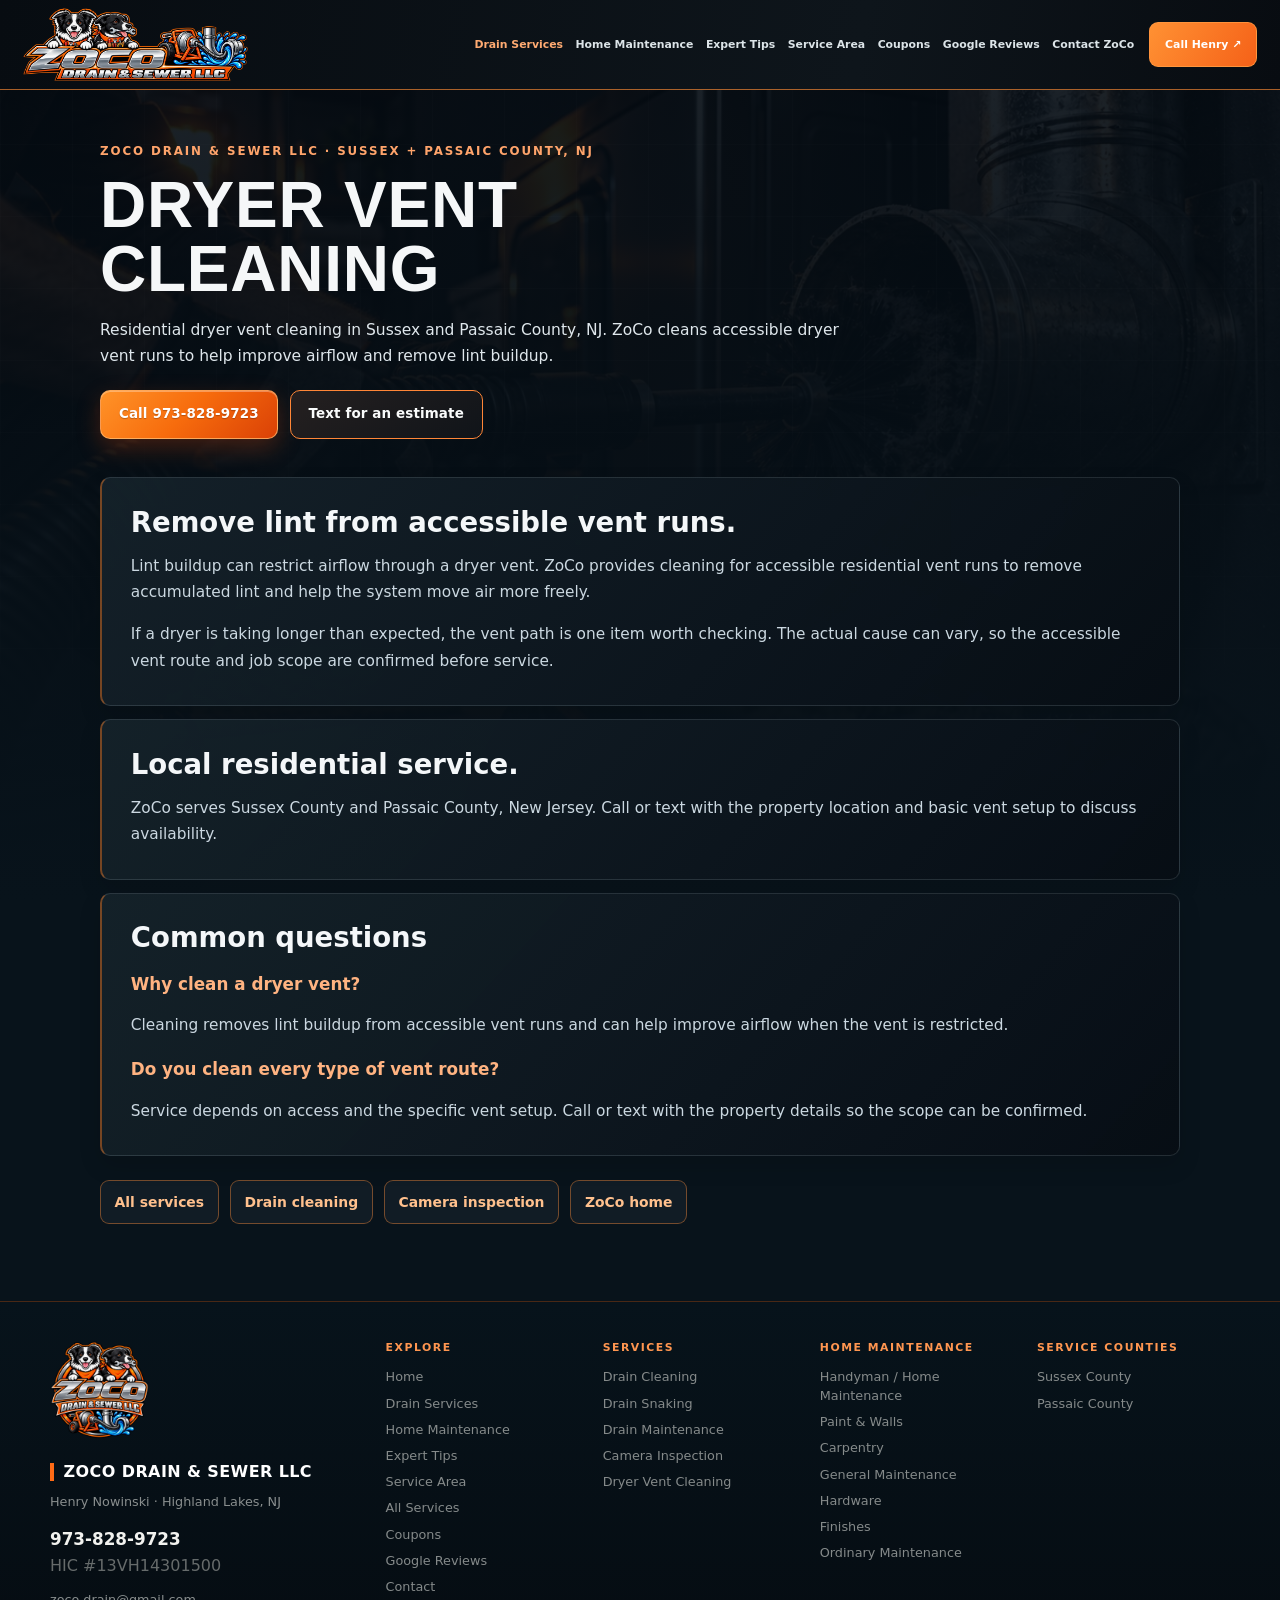
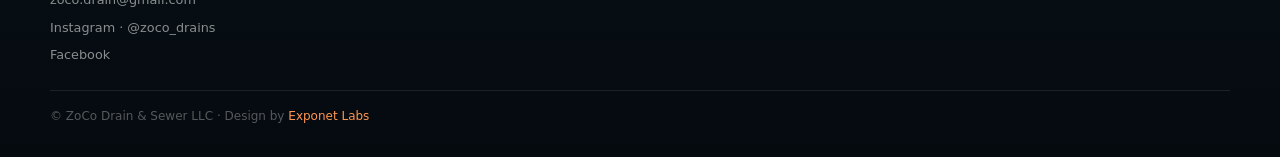
<file: dryer-vent-cleaning/index.html>
<!doctype html>
<html lang="en">
<head>
  <meta charset="utf-8" />
  <meta name="viewport" content="width=device-width, initial-scale=1" />
  <meta name="theme-color" content="#090a0a" />
    <meta name="application-name" content="ZoCo Drain & Sewer LLC" />
  <meta name="apple-mobile-web-app-title" content="ZoCo" />
<title>Dryer Vent Cleaning in Sussex &amp; Passaic County NJ | ZoCo</title>
  <meta name="description" content="Residential dryer vent cleaning in Sussex and Passaic County, NJ. ZoCo cleans accessible dryer vent runs to help improve airflow and remove lint buildup." />
  <meta name="robots" content="index,follow,max-image-preview:large,max-snippet:-1,max-video-preview:-1" />
  <link rel="canonical" href="https://zocodrains.com/dryer-vent-cleaning/" />
  <link rel="icon" type="image/png" sizes="96x96" href="/favicon.png?brand=zo-wide-20261012" />
  <link rel="icon" type="image/png" sizes="48x48" href="/favicon-48x48.png?brand=zo-wide-20261012" />
  <link rel="icon" type="image/svg+xml" href="/favicon.svg?brand=zo-wide-20261012" />
  <link rel="icon" type="image/png" sizes="32x32" href="/favicon-32x32.png?brand=zo-wide-20261012" />
  <link rel="icon" type="image/png" sizes="16x16" href="/favicon-16x16.png?brand=zo-wide-20261012" />
  <link rel="icon" type="image/x-icon" href="/favicon.ico?brand=zo-wide-20261012" />
  <link rel="apple-touch-icon" sizes="180x180" href="/apple-touch-icon.png?brand=zo-wide-20261012" />
  <link rel="apple-touch-icon-precomposed" sizes="180x180" href="/apple-touch-icon.png?brand=zo-wide-20261012" />
  <link rel="manifest" href="/site.webmanifest?brand=zo-wide-20261012" />
  <meta property="og:type" content="website" />
  <meta property="og:site_name" content="ZoCo Drain & Sewer LLC" />
  <meta property="og:title" content="Dryer Vent Cleaning in Sussex &amp; Passaic County NJ | ZoCo" />
  <meta property="og:description" content="Residential dryer vent cleaning in Sussex and Passaic County, NJ. ZoCo cleans accessible dryer vent runs to help improve airflow and remove lint buildup." />
  <meta property="og:url" content="https://zocodrains.com/dryer-vent-cleaning/" />
  <meta property="og:image" content="https://zocodrains.com/zoco-share-logo-v5.png?brand=zo-wide-20261012" />
  <meta property="og:image:secure_url" content="https://zocodrains.com/zoco-share-logo-v5.png?brand=zo-wide-20261012" />
  <meta property="og:image:type" content="image/png" />
  <meta property="og:image:width" content="1200" />
  <meta property="og:image:height" content="630" />
  <meta property="og:image:alt" content="New horizontal ZoCo Drain &amp; Sewer LLC logo with two dogs and drain equipment" />
  <meta name="twitter:card" content="summary_large_image" />
  <meta name="twitter:title" content="Dryer Vent Cleaning in Sussex &amp; Passaic County NJ | ZoCo" />
  <meta name="twitter:description" content="Residential dryer vent cleaning in Sussex and Passaic County, NJ. ZoCo cleans accessible dryer vent runs to help improve airflow and remove lint buildup." />
  <meta name="twitter:image" content="https://zocodrains.com/zoco-share-logo-v5.png?brand=zo-wide-20261012" />
  <meta name="twitter:image:alt" content="ZoCo Drain & Sewer LLC logo" />
  <link rel="image_src" href="https://zocodrains.com/zoco-share-logo-v5.png?brand=zo-wide-20261012" />
  <link rel="stylesheet" href="/styles.css?v=13" />
  <link rel="stylesheet" href="/theme.css?v=106" />
  <link rel="stylesheet" href="/brand-cinematic.css?v=4" />
  <link rel="stylesheet" href="/brand-depth.css?v=1" />
  <link rel="stylesheet" href="/brand-photo.css?v=1" />
  <link rel="stylesheet" href="/brand-finish.css?v=2" />
  <link rel="stylesheet" href="/site-polish.css?v=1" />
  <link rel="stylesheet" href="/header-lockup.css?v=3" />
<link rel="stylesheet" href="/sitewide-interior-shell-20261012.css?v=1" />
  <link rel="stylesheet" href="/mobile-nav-glass-20261012.css?v=1" />
  <script src="/mobile-nav-glass-20261012.js?v=1" defer></script>
  <style>
    .seo-page{max-width:900px;margin:0 auto;padding:110px 22px 70px}
    .seo-page h1{font-size:clamp(2.2rem,7vw,4.7rem);line-height:.95;margin:.2em 0}
    .seo-page h2{margin-top:2.2rem}
    .seo-page h3{margin-top:1.35rem}
    .seo-page p,.seo-page li{font-size:1.04rem;line-height:1.75}
    .seo-kicker{letter-spacing:.16em;text-transform:uppercase;font-size:.78rem}
    .seo-actions{display:flex;gap:12px;flex-wrap:wrap;margin:2rem 0}
    .seo-links{display:flex;gap:16px;flex-wrap:wrap;margin-top:2.5rem}
  </style>
  <script type="application/ld+json">
  {
    "@context":"https://schema.org",
    "@graph":[
      {
        "@type":"Service",
        "@id":"https://zocodrains.com/dryer-vent-cleaning/#service",
        "name":"Dryer Vent Cleaning",
        "serviceType":"Dryer Vent Cleaning",
        "url":"https://zocodrains.com/dryer-vent-cleaning/",
        "description":"Residential dryer vent cleaning in Sussex and Passaic County, NJ. ZoCo cleans accessible dryer vent runs to help improve airflow and remove lint buildup.",
        "provider":{"@id":"https://zocodrains.com/#business"},
        "areaServed":[
          {"@type":"AdministrativeArea","name":"Sussex County, New Jersey"},
          {"@type":"AdministrativeArea","name":"Passaic County, New Jersey"}
        ]
      },
      {
        "@type":"WebPage",
        "@id":"https://zocodrains.com/dryer-vent-cleaning/#webpage",
        "url":"https://zocodrains.com/dryer-vent-cleaning/",
        "name":"Dryer Vent Cleaning in Sussex & Passaic County NJ | ZoCo",
        "description":"Residential dryer vent cleaning in Sussex and Passaic County, NJ. ZoCo cleans accessible dryer vent runs to help improve airflow and remove lint buildup.",
        "isPartOf":{"@id":"https://zocodrains.com/#website"},
        "about":{"@id":"https://zocodrains.com/dryer-vent-cleaning/#service"}
      },
      {
        "@type":"BreadcrumbList",
        "itemListElement":[
          {"@type":"ListItem","position":1,"name":"Home","item":"https://zocodrains.com/"},
          {"@type":"ListItem","position":2,"name":"Services","item":"https://zocodrains.com/services/"},
          {"@type":"ListItem","position":3,"name":"Dryer Vent Cleaning","item":"https://zocodrains.com/dryer-vent-cleaning/"}
        ]
      },
      {
        "@type":"FAQPage",
        "mainEntity":[{"@type":"Question","name":"Why clean a dryer vent?","acceptedAnswer":{"@type":"Answer","text":"Cleaning removes lint buildup from accessible vent runs and can help improve airflow when the vent is restricted."}},{"@type":"Question","name":"Do you clean every type of vent route?","acceptedAnswer":{"@type":"Answer","text":"Service depends on access and the specific vent setup. Call or text with the property details so the scope can be confirmed."}}]
      }
    ]
  }
  </script>
</head>
<body class="zoco-interior-page zoco-detail-page" style="--zoco-interior-photo:url('/assets/services/dryer-vent-cleaning.jpg')">
<header class="zoco-interior-header">
<a class="zoco-interior-header__brand" href="/" aria-label="ZoCo homepage"><img src="/assets/brand/zoco-header-horizontal.webp" alt="ZoCo Drain &amp; Sewer LLC" width="245" height="82"/></a>
<nav class="zoco-interior-header__desktop" aria-label="Site navigation"><a href="/services/" aria-current="page">Drain Services</a>
        <a href="/home-maintenance/">Home Maintenance</a>
        <a href="/expert-tips/">Expert Tips</a>
        <a href="/service-area/">Service Area</a>
        <a href="/#offers">Coupons</a>
        <a href="/#reviews">Google Reviews</a>
        <a href="/#contact">Contact ZoCo</a><a class="zoco-interior-header__call" href="tel:+19738289723">Call Henry ↗</a></nav>
<details class="zoco-interior-header__mobile"><summary>Menu</summary><nav aria-label="Mobile site navigation"><a href="/services/" aria-current="page">Drain Services</a>
        <a href="/home-maintenance/">Home Maintenance</a>
        <a href="/expert-tips/">Expert Tips</a>
        <a href="/service-area/">Service Area</a>
        <a href="/#offers">Coupons</a>
        <a href="/#reviews">Google Reviews</a>
        <a href="/#contact">Contact ZoCo</a><a href="tel:+19738289723">Call Henry · 973-828-9723</a><a href="sms:+19738289723">Text for an estimate</a></nav></details>
</header>
  <main class="seo-page">
    <p class="seo-kicker">ZoCo Drain &amp; Sewer LLC · Sussex + Passaic County, NJ</p>
    <h1>Dryer Vent Cleaning</h1>
    <p>Residential dryer vent cleaning in Sussex and Passaic County, NJ. ZoCo cleans accessible dryer vent runs to help improve airflow and remove lint buildup.</p>
    <div class="seo-actions">
      <a class="button button-primary" href="tel:+19738289723">Call 973-828-9723</a>
      <a class="button button-secondary" href="sms:+19738289723">Text for an estimate</a>
    </div>
    <section><h2>Remove lint from accessible vent runs.</h2><p>Lint buildup can restrict airflow through a dryer vent. ZoCo provides cleaning for accessible residential vent runs to remove accumulated lint and help the system move air more freely.</p><p>If a dryer is taking longer than expected, the vent path is one item worth checking. The actual cause can vary, so the accessible vent route and job scope are confirmed before service.</p></section><section><h2>Local residential service.</h2><p>ZoCo serves Sussex County and Passaic County, New Jersey. Call or text with the property location and basic vent setup to discuss availability.</p></section>
    <section><h2>Common questions</h2><h3>Why clean a dryer vent?</h3><p>Cleaning removes lint buildup from accessible vent runs and can help improve airflow when the vent is restricted.</p>
<h3>Do you clean every type of vent route?</h3><p>Service depends on access and the specific vent setup. Call or text with the property details so the scope can be confirmed.</p></section>
    <nav class="seo-links" aria-label="Related pages">
      <a href="/services/">All services</a>
      <a href="/drain-cleaning/">Drain cleaning</a>
      <a href="/camera-inspection/">Camera inspection</a>
      <a href="/">ZoCo home</a>
    </nav>
  </main>
<footer class="site-footer sitewide-footer">
    <div class="page site-footer-layout">
      <div class="site-footer-contact">
        <a class="site-footer-brand" href="/">ZoCo Drain &amp; Sewer LLC</a>
        <span>Henry Nowinski · Highland Lakes, NJ</span>
        <div class="site-footer-phone-stack">
          <a class="footer-link site-footer-phone" href="tel:+19738289723">973-828-9723</a>
          <span class="site-footer-license">HIC #13VH14301500</span>
        </div>
        <a class="footer-link" href="mailto:zoco.drain@gmail.com">zoco.drain@gmail.com</a>
        <a class="footer-link" href="https://www.instagram.com/zoco_drains/" target="_blank" rel="noopener">Instagram · @zoco_drains</a>
        <a class="footer-link" href="https://www.facebook.com/share/1E54mnJZsT/?mibextid=wwXIfr" target="_blank" rel="noopener">Facebook</a>
      </div>
      <nav class="site-footer-nav" aria-label="All ZoCo pages">
        <div>
          <h2>Explore</h2>
          <a href="/">Home</a>
          <a href="/#drain">Drain Services</a>
          <a href="/home-maintenance/">Home Maintenance</a>
          <a href="/expert-tips/">Expert Tips</a>
          <a href="/service-area/">Service Area</a>
          <a href="/services/">All Services</a>
          <a href="/#offers">Coupons</a>
          <a href="/#reviews">Google Reviews</a>
          <a href="/#contact">Contact</a>
        </div>
        <div>
          <h2>Services</h2>
          <a href="/drain-cleaning/">Drain Cleaning</a>
          <a href="/drain-snaking/">Drain Snaking</a>
          <a href="/drain-maintenance/">Drain Maintenance</a>
          <a href="/camera-inspection/">Camera Inspection</a>
          <a href="/dryer-vent-cleaning/">Dryer Vent Cleaning</a>
        </div>
        <div>
          <h2>Home Maintenance</h2>
          <a href="/#handyman">Handyman / Home Maintenance</a>
          <a href="/#handyman-paint-walls">Paint &amp; Walls</a>
          <a href="/#handyman-carpentry">Carpentry</a>
          <a href="/#handyman-general-maintenance">General Maintenance</a>
          <a href="/#handyman-hardware">Hardware</a>
          <a href="/#handyman-finishes">Finishes</a>
          <a href="/#handyman-ordinary-maintenance">Ordinary Maintenance</a>
        </div>
        <div>
          <h2>Service Counties</h2>
          <a href="/sussex-county-drain-cleaning/">Sussex County</a>
          <a href="/passaic-county-drain-cleaning/">Passaic County</a>
        </div>
      </nav>
    </div>
    <div class="page copyright footer-bottom"><span>© ZoCo Drain &amp; Sewer LLC · Design by <a class="footer-credit" href="https://www.instagram.com/exponetlabs/" target="_blank" rel="noopener">Exponet Labs</a></span></div>
  </footer>
</body>
</html>
</file>
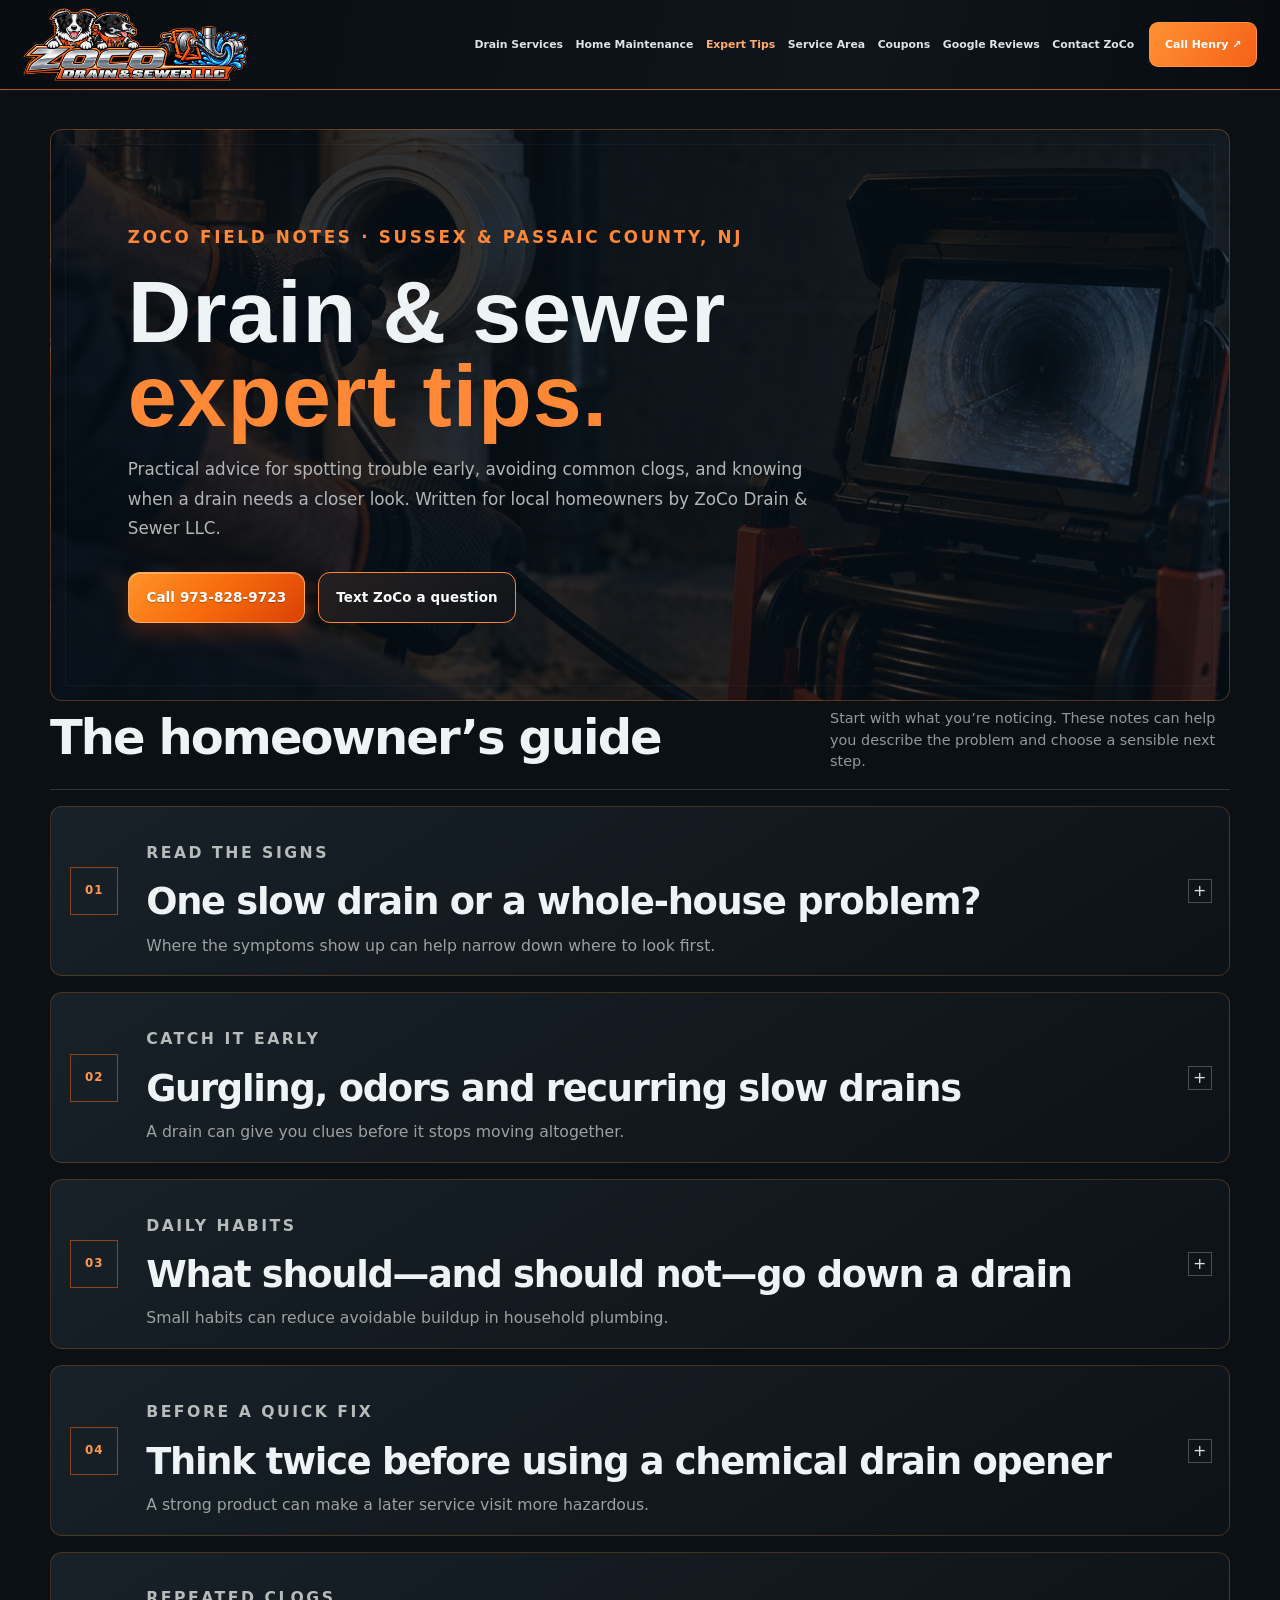
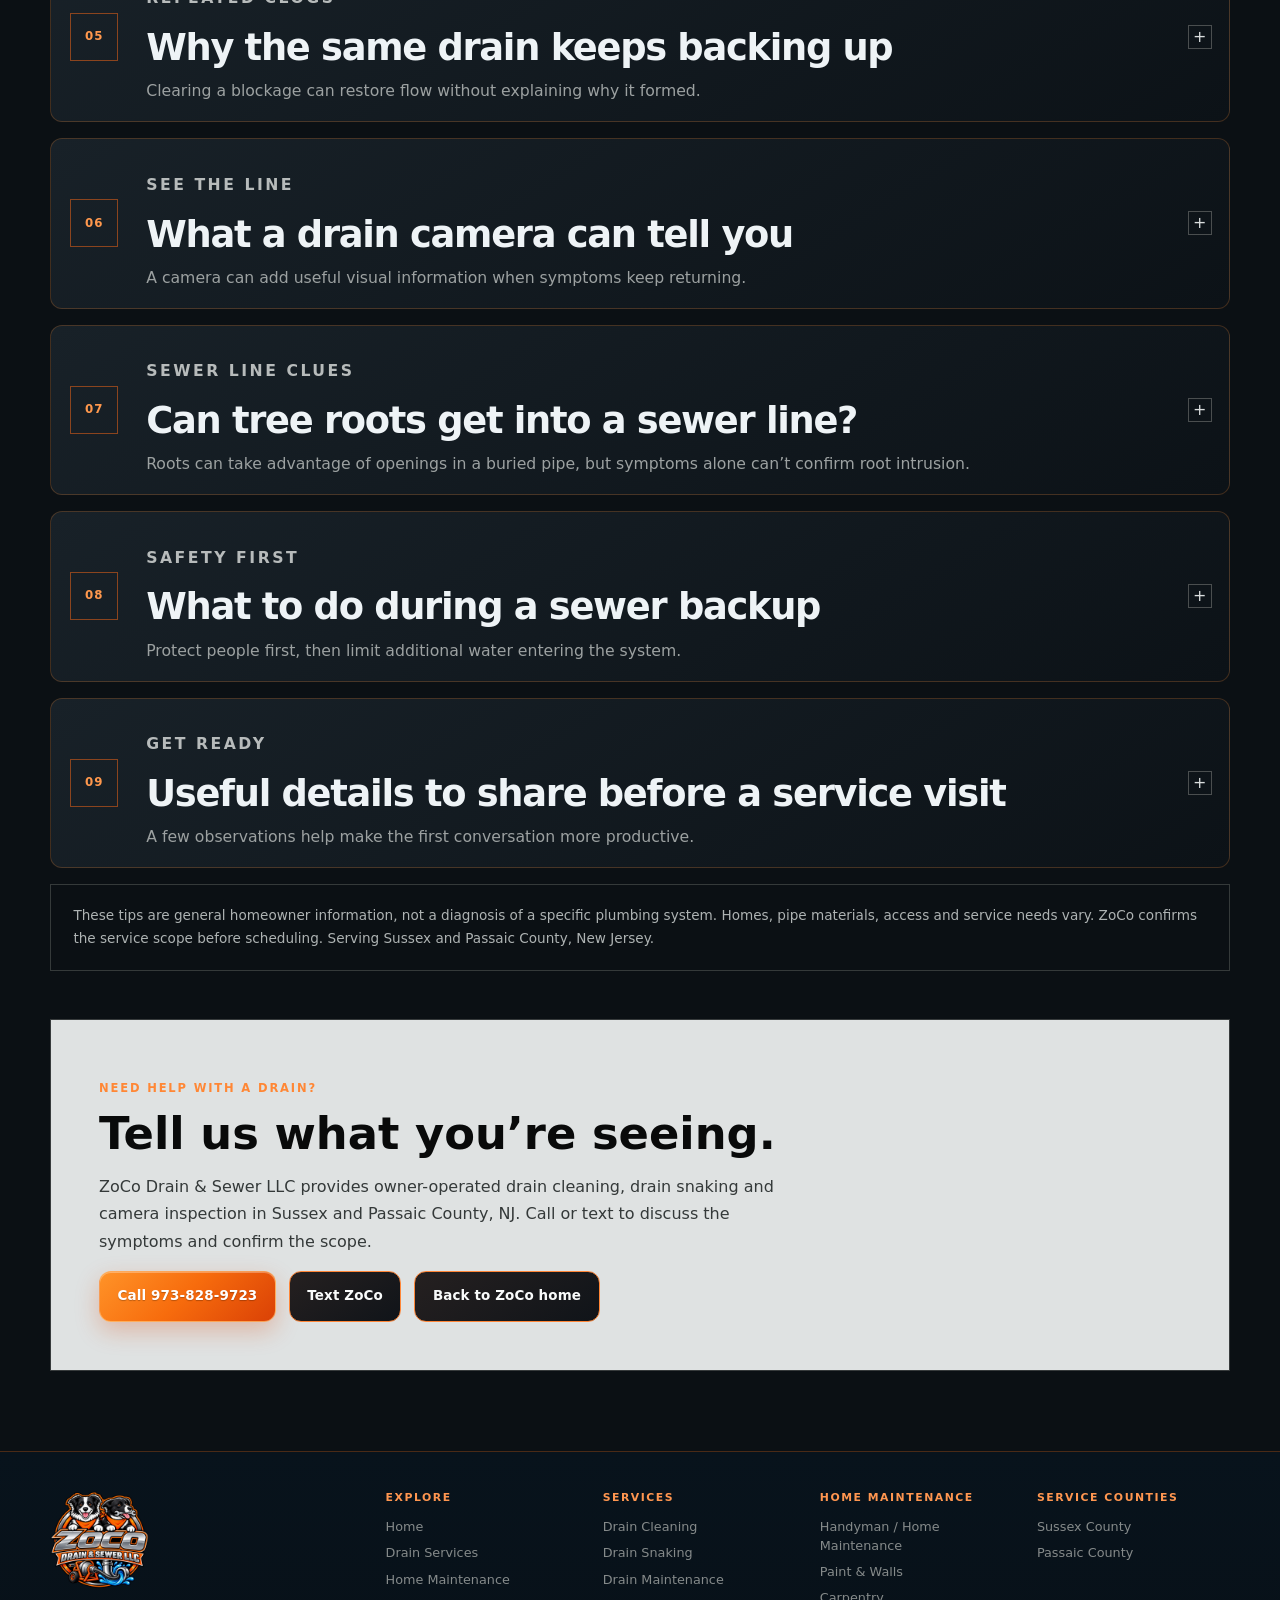
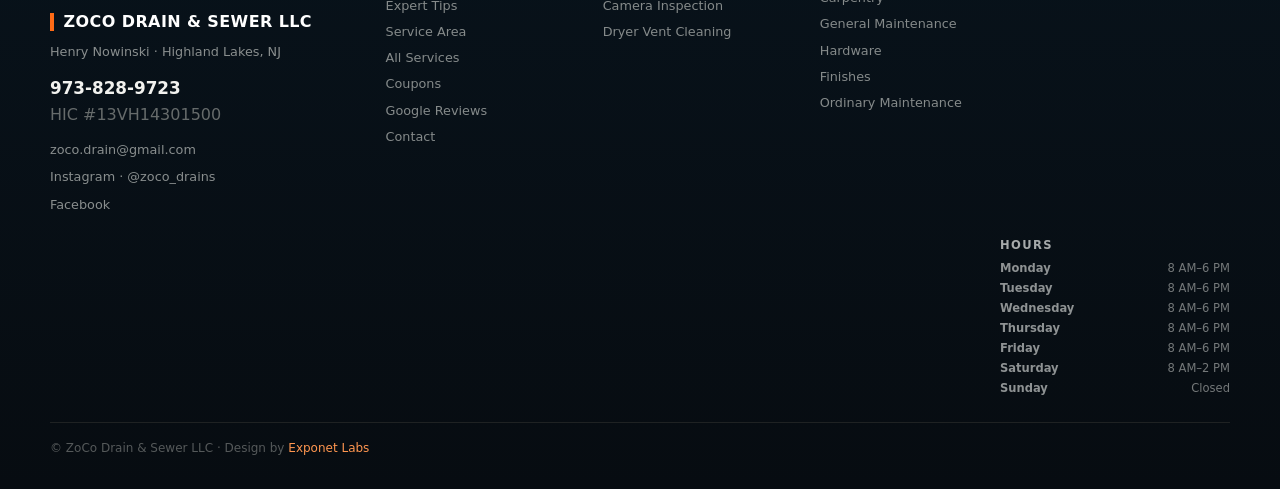
<file: expert-tips/index.html>
<!doctype html>
<html lang="en">
<head>
  <meta charset="utf-8" />
  <meta name="viewport" content="width=device-width, initial-scale=1" />
  <meta name="theme-color" content="#090a0a" />
  <meta name="description" content="Practical tips on clogged drains, sewer backups, camera inspections and drain care from ZoCo Drain &amp; Sewer LLC in Sussex and Passaic counties, NJ." />
  <meta name="robots" content="index,follow,max-image-preview:large,max-snippet:-1,max-video-preview:-1" />
  <meta property="og:type" content="website" />
  <meta property="og:site_name" content="ZoCo Drain & Sewer LLC" />
  <meta property="og:title" content="Drain & Sewer Expert Tips | ZoCo" />
  <meta property="og:description" content="Practical, local drain and sewer guidance for homeowners in Sussex and Passaic County, NJ." />
  <meta property="og:url" content="https://zocodrains.com/expert-tips/" />
  <meta property="og:image" content="https://zocodrains.com/zoco-share-logo-v5.png?brand=zo-wide-20261012" />
  <meta property="og:image:width" content="1200" />
  <meta property="og:image:height" content="630" />
  <meta property="og:image:alt" content="New horizontal ZoCo Drain &amp; Sewer LLC logo with two dogs and drain equipment" />
  <link rel="canonical" href="https://zocodrains.com/expert-tips/" />
  <link rel="icon" type="image/png" sizes="96x96" href="/favicon.png?brand=zo-wide-20261012" />
  <link rel="icon" type="image/png" sizes="48x48" href="/favicon-48x48.png?brand=zo-wide-20261012" />
  <link rel="icon" type="image/svg+xml" href="/favicon.svg?brand=zo-wide-20261012" />
  <link rel="icon" type="image/png" sizes="32x32" href="/favicon-32x32.png?brand=zo-wide-20261012" />
  <link rel="icon" type="image/png" sizes="16x16" href="/favicon-16x16.png?brand=zo-wide-20261012" />
  <link rel="icon" type="image/x-icon" href="/favicon.ico?brand=zo-wide-20261012" />
  <link rel="apple-touch-icon" sizes="180x180" href="/apple-touch-icon.png?brand=zo-wide-20261012" />
  <link rel="manifest" href="/site.webmanifest?brand=zo-wide-20261012" />
  <title>Drain & Sewer Expert Tips | ZoCo Drain & Sewer LLC</title>
  <link rel="stylesheet" href="/styles.css?v=13" />
  <link rel="stylesheet" href="/theme.css?v=106" />
  <link rel="stylesheet" href="/brand-cinematic.css?v=4" />
  <link rel="stylesheet" href="/brand-depth.css?v=1" />
  <link rel="stylesheet" href="/brand-photo.css?v=1" />
  <link rel="stylesheet" href="/brand-finish.css?v=2" />
  <link rel="stylesheet" href="/site-polish.css?v=1" />
  <link rel="stylesheet" href="/header-lockup.css?v=3" />
  <link rel="stylesheet" href="/sitewide-interior-shell-20261012.css?v=1" />
  <link rel="stylesheet" href="/mobile-nav-glass-20261012.css?v=1" />
  <script src="/mobile-nav-glass-20261012.js?v=1" defer></script>
  <script type="application/ld+json">
  {
    "@context":"https://schema.org",
    "@graph":[
      {
        "@type":"CollectionPage",
        "@id":"https://zocodrains.com/expert-tips/#webpage",
        "url":"https://zocodrains.com/expert-tips/",
        "name":"Drain & Sewer Expert Tips | ZoCo Drain & Sewer LLC",
        "description":"Original drain and sewer guidance for homeowners in Sussex and Passaic County, New Jersey.",
        "isPartOf":{"@id":"https://zocodrains.com/#website"},
        "about":{"@id":"https://zocodrains.com/#business"}
      },
      {
        "@type":"BreadcrumbList",
        "itemListElement":[
          {"@type":"ListItem","position":1,"name":"Home","item":"https://zocodrains.com/"},
          {"@type":"ListItem","position":2,"name":"Expert Tips","item":"https://zocodrains.com/expert-tips/"}
        ]
      }
    ]
  }
  </script>
</head>
<body class="zoco-interior-page zoco-editorial-page">
    <header class="zoco-interior-header">
    <a class="zoco-interior-header__brand" href="/" aria-label="ZoCo homepage"><img src="/assets/brand/zoco-header-horizontal.webp" alt="ZoCo Drain &amp; Sewer LLC" width="245" height="82" /></a>
    <nav class="zoco-interior-header__desktop" aria-label="Site navigation">
        <a href="/services/">Drain Services</a>
        <a href="/home-maintenance/">Home Maintenance</a>
        <a href="/expert-tips/" aria-current="page">Expert Tips</a>
        <a href="/service-area/">Service Area</a>
        <a href="/#offers">Coupons</a>
        <a href="/#reviews">Google Reviews</a>
        <a href="/#contact">Contact ZoCo</a>
        <a class="zoco-interior-header__call" href="tel:+19738289723" aria-label="Call ZoCo at 973-828-9723">Call Henry ↗</a>
    </nav>
    <details class="zoco-interior-header__mobile">
      <summary>Menu</summary>
      <nav aria-label="Mobile site navigation">
        <a href="/services/">Drain Services</a>
        <a href="/home-maintenance/">Home Maintenance</a>
        <a href="/expert-tips/" aria-current="page">Expert Tips</a>
        <a href="/service-area/">Service Area</a>
        <a href="/#offers">Coupons</a>
        <a href="/#reviews">Google Reviews</a>
        <a href="/#contact">Contact ZoCo</a>
        <a href="tel:+19738289723">Call Henry · 973-828-9723</a>
        <a href="sms:+19738289723">Text for an estimate</a>
      </nav>
    </details>
  </header>

  <main class="page tips-page">
    <section class="tips-hero" aria-labelledby="tips-title">
      <p class="tips-eyebrow">ZoCo Field Notes · Sussex & Passaic County, NJ</p>
      <h1 id="tips-title">Drain & sewer<br><span>expert tips.</span></h1>
      <p>Practical advice for spotting trouble early, avoiding common clogs, and knowing when a drain needs a closer look. Written for local homeowners by ZoCo Drain & Sewer LLC.</p>
      <div class="tips-hero-actions">
        <a class="button button-primary" href="tel:+19738289723">Call 973-828-9723</a>
        <a class="button button-secondary" href="sms:+19738289723">Text ZoCo a question</a>
      </div>
    </section>


    <section aria-labelledby="guide-heading">
      <div class="tips-section-heading">
        <h2 id="guide-heading">The homeowner’s guide</h2>
        <p>Start with what you’re noticing. These notes can help you describe the problem and choose a sensible next step.</p>
      </div>

      <div class="tips-guides">
        <details class="tip-guide" id="one-drain">
          <summary class="tip-guide-header"><span class="tip-index">01</span><div><p class="tip-number">Read the signs</p><h2>One slow drain or a whole-house problem?</h2><p class="tip-deck">Where the symptoms show up can help narrow down where to look first.</p></div></summary>
          <div class="tip-guide-content">
          <p>A single slow sink or tub often points to a blockage close to that fixture. If several fixtures are slow or backing up around the same time, the restriction may be farther along a shared drain or sewer line.</p>
          <h3>Make a quick note</h3>
          <ul><li>Which fixtures are affected, and which still drain normally?</li><li>Does water back up in another fixture when a toilet flushes or a sink runs?</li><li>Did the issue start suddenly, or has it been getting worse over time?</li></ul>
          <div class="tip-callout">If wastewater is coming up through a floor drain or another fixture, stop running water and treat it as a possible sewer backup.</div>
          <div class="tip-links"><a href="/drain-cleaning/">Learn about drain cleaning</a><a href="/drain-snaking/">See drain snaking service</a></div>
          </div>
        </details>

        <details class="tip-guide" id="warning-signs">
          <summary class="tip-guide-header"><span class="tip-index">02</span><div><p class="tip-number">Catch it early</p><h2>Gurgling, odors and recurring slow drains</h2><p class="tip-deck">A drain can give you clues before it stops moving altogether.</p></div></summary>
          <div class="tip-guide-content">
          <p>Listen for repeated bubbling or gurgling, notice whether a sewer-like odor returns, and pay attention to drains that keep slowing down after they have been cleared. One symptom by itself doesn’t identify the cause, but a pattern is useful information.</p>
          <h3>Don’t mask a recurring symptom</h3>
          <p>Fragrance, repeated plunging or a quick chemical treatment may hide the warning without explaining why it came back. If the same fixture clogs again, or multiple fixtures begin acting up, note the timing and ask for the line to be assessed.</p>
          <div class="tip-callout">A persistent sewage odor or any wastewater backup deserves prompt attention. Keep children and pets away from affected areas.</div>
          </div>
        </details>

        <details class="tip-guide" id="what-goes-down">
          <summary class="tip-guide-header"><span class="tip-index">03</span><div><p class="tip-number">Daily habits</p><h2>What should—and should not—go down a drain</h2><p class="tip-deck">Small habits can reduce avoidable buildup in household plumbing.</p></div></summary>
          <div class="tip-guide-content">
          <p>Use a sink strainer to catch food scraps, and a hair catcher in showers and tubs. Let cooking grease cool, then put it in the trash instead of rinsing it into the sink. Wipe greasy pans before washing them.</p>
          <h3>Keep the toilet simple</h3>
          <p>Flush human waste and toilet paper only. “Flushable” wipes, paper towels, cotton swabs, dental floss and hygiene products can snag or accumulate in plumbing even when a package says they can be flushed.</p>
          <p>If your home uses a septic system, be especially careful about grease, wipes and household chemicals; follow your septic provider’s guidance as well. The EPA advises septic owners to avoid chemical drain openers and to keep grease and non-flushable items out of the system.</p>
          <div class="tip-links"><a href="https://www.epa.gov/septic/how-care-your-septic-system" target="_blank" rel="noopener">EPA septic care guidance ↗</a></div>
          </div>
        </details>

        <details class="tip-guide" id="chemical-cleaners">
          <summary class="tip-guide-header"><span class="tip-index">04</span><div><p class="tip-number">Before a quick fix</p><h2>Think twice before using a chemical drain opener</h2><p class="tip-deck">A strong product can make a later service visit more hazardous.</p></div></summary>
          <div class="tip-guide-content">
          <p>Read product labels carefully and never mix drain products with other cleaners. If a chemical opener has already been used, tell the service professional what was used and when. That information helps them plan a safer next step.</p>
          <p>For a minor fixture clog, removing visible hair from a stopper or using an appropriate plunger may be a reasonable first step. Stop if the water level rises, several drains are affected, you suspect a sewer backup, or the clog returns quickly. Avoid forcing a tool into a drain if you don’t know what it may contact.</p>
          <div class="tip-callout">If you used a chemical product, don’t add another cleaner to it. Follow the product’s label directions and let the service professional know before work begins.</div>
          </div>
        </details>

        <details class="tip-guide" id="repeat-clogs">
          <summary class="tip-guide-header"><span class="tip-index">05</span><div><p class="tip-number">Repeated clogs</p><h2>Why the same drain keeps backing up</h2><p class="tip-deck">Clearing a blockage can restore flow without explaining why it formed.</p></div></summary>
          <div class="tip-guide-content">
          <p>Hair, soap residue, grease and other debris can collect again. A recurring clog can also mean the restriction is deeper in the line or that the pipe has a condition that keeps catching material. The symptoms alone can’t confirm which explanation applies.</p>
          <h3>Track the pattern</h3>
          <p>Write down how soon the clog returns, whether other fixtures are involved, and whether the drain has been cleared before. That history helps distinguish a one-time fixture blockage from a recurring line issue.</p>
          <p>When a clog returns soon after service or affects several fixtures, ask whether inspection of the accessible line would help identify the visible cause before deciding what to do next.</p>
          <div class="tip-links"><a href="/drain-maintenance/">Drain maintenance</a><a href="/camera-inspection/">Camera inspection</a></div>
          </div>
        </details>

        <details class="tip-guide" id="camera-inspection">
          <summary class="tip-guide-header"><span class="tip-index">06</span><div><p class="tip-number">See the line</p><h2>What a drain camera can tell you</h2><p class="tip-deck">A camera can add useful visual information when symptoms keep returning.</p></div></summary>
          <div class="tip-guide-content">
          <p>A drain camera travels through an accessible line and shows visible conditions along the portion it can reach. Depending on access and line conditions, the view may help locate buildup, an obstruction or an area that needs further attention.</p>
          <h3>Know the limits</h3>
          <p>A camera view is limited by the route, access point, water, debris and the condition of the line. It is not a guarantee that every part of a plumbing system was viewed, and a video alone may not answer every repair question. Ask what was visible, how much of the line was inspected, and what the next step would establish.</p>
          <div class="tip-links"><a href="/camera-inspection/">Explore ZoCo camera inspection</a></div>
          </div>
        </details>

        <details class="tip-guide" id="tree-roots">
          <summary class="tip-guide-header"><span class="tip-index">07</span><div><p class="tip-number">Sewer line clues</p><h2>Can tree roots get into a sewer line?</h2><p class="tip-deck">Roots can take advantage of openings in a buried pipe, but symptoms alone can’t confirm root intrusion.</p></div></summary>
          <div class="tip-guide-content">
          <p>Small openings at joints or damaged sections can let moisture escape and attract nearby roots. If roots enter the line, they may catch debris and contribute to repeated blockages. A drain clearing can restore flow, but it does not repair a damaged pipe or prevent roots from returning.</p>
          <h3>Look for a pattern, not one clue</h3>
          <p>Recurring clogs, several slow fixtures or a backup can justify a closer look, especially if the problem keeps returning after clearing. A camera inspection may show visible conditions in the accessible section of line and help guide the next conversation.</p>
          <p>Don’t dig or apply root-killing chemicals based only on a hunch. Confirm what is happening and what work is actually within scope before making a repair decision.</p>
          <div class="tip-links"><a href="/camera-inspection/">Camera inspection</a><a href="/drain-cleaning/">Drain cleaning</a></div>
          </div>
        </details>

        <details class="tip-guide" id="sewer-backup">
          <summary class="tip-guide-header"><span class="tip-index">08</span><div><p class="tip-number">Safety first</p><h2>What to do during a sewer backup</h2><p class="tip-deck">Protect people first, then limit additional water entering the system.</p></div></summary>
          <div class="tip-guide-content">
          <ol><li>Stop using toilets, sinks, showers, laundry and dishwashers connected to the affected drains.</li><li>Keep people and pets away from sewage or wastewater. Avoid direct contact.</li><li>If water is near electrical equipment, do not enter or touch equipment in the affected area.</li><li>Call a qualified plumbing or drain professional and describe where the backup is appearing.</li></ol>
          <p>Sewage can contain germs that make people sick. Cleanup after a significant backup may require protective equipment and careful disinfection; don’t begin cleanup if you cannot do it safely. CDC guidance recommends protective gloves, boots and eye protection when handling sewage.</p>
          <div class="tip-callout">If sewage has entered living space, keep children and pets out and get professional guidance on safe cleanup. For immediate danger, contact local emergency services.</div>
          <div class="tip-links"><a href="https://www.cdc.gov/global-water-sanitation-hygiene/about/workers_handlingwaste.html" target="_blank" rel="noopener">CDC sewage handling safety ↗</a></div>
          </div>
        </details>

        <details class="tip-guide" id="service-visit">
          <summary class="tip-guide-header"><span class="tip-index">09</span><div><p class="tip-number">Get ready</p><h2>Useful details to share before a service visit</h2><p class="tip-deck">A few observations help make the first conversation more productive.</p></div></summary>
          <div class="tip-guide-content">
          <ul><li>The affected fixtures and whether more than one is involved.</li><li>When the problem started and whether it is constant or intermittent.</li><li>Any gurgling, odor or wastewater backup you have noticed.</li><li>Any previous clearing attempts or drain products already used.</li><li>Whether you have a septic system, if you know.</li></ul>
          <p>Don’t enter a crawlspace, lift a heavy cover or approach standing wastewater to gather details. A short description from a safe place is enough to get the conversation started.</p>
          <div class="tip-links"><a href="/#contact">Contact ZoCo</a><a href="tel:+19738289723">Call 973-828-9723</a></div>
          </div>
        </details>
      </div>

      <p class="tips-safety">These tips are general homeowner information, not a diagnosis of a specific plumbing system. Homes, pipe materials, access and service needs vary. ZoCo confirms the service scope before scheduling. Serving Sussex and Passaic County, New Jersey.</p>
    </section>

    <section class="tips-bottom" aria-labelledby="tips-contact-title">
      <p class="tips-eyebrow">Need help with a drain?</p>
      <h2 id="tips-contact-title">Tell us what you’re seeing.</h2>
      <p>ZoCo Drain & Sewer LLC provides owner-operated drain cleaning, drain snaking and camera inspection in Sussex and Passaic County, NJ. Call or text to discuss the symptoms and confirm the scope.</p>
      <div class="tips-hero-actions">
        <a class="button button-primary" href="tel:+19738289723">Call 973-828-9723</a>
        <a class="button button-secondary" href="sms:+19738289723">Text ZoCo</a>
        <a class="button button-secondary" href="/">Back to ZoCo home</a>
      </div>
    </section>
  </main>

  <footer class="site-footer sitewide-footer">
    <div class="page site-footer-layout">
      <div class="site-footer-contact">
        <a class="site-footer-brand" href="/">ZoCo Drain &amp; Sewer LLC</a>
        <span>Henry Nowinski · Highland Lakes, NJ</span>
        <div class="site-footer-phone-stack">
          <a class="footer-link site-footer-phone" href="tel:+19738289723">973-828-9723</a>
          <span class="site-footer-license">HIC #13VH14301500</span>
        </div>
        <a class="footer-link" href="mailto:zoco.drain@gmail.com">zoco.drain@gmail.com</a>
        <a class="footer-link" href="https://www.instagram.com/zoco_drains/" target="_blank" rel="noopener">Instagram · @zoco_drains</a>
        <a class="footer-link" href="https://www.facebook.com/share/1E54mnJZsT/?mibextid=wwXIfr" target="_blank" rel="noopener">Facebook</a>
      </div>
      <nav class="site-footer-nav" aria-label="All ZoCo pages">
        <div>
          <h2>Explore</h2>
          <a href="/">Home</a>
          <a href="/#drain">Drain Services</a>
          <a href="/home-maintenance/">Home Maintenance</a>
          <a href="/expert-tips/">Expert Tips</a>
          <a href="/service-area/">Service Area</a>
          <a href="/services/">All Services</a>
          <a href="/#offers">Coupons</a>
          <a href="/#reviews">Google Reviews</a>
          <a href="/#contact">Contact</a>
        </div>
        <div>
          <h2>Services</h2>
          <a href="/drain-cleaning/">Drain Cleaning</a>
          <a href="/drain-snaking/">Drain Snaking</a>
          <a href="/drain-maintenance/">Drain Maintenance</a>
          <a href="/camera-inspection/">Camera Inspection</a>
          <a href="/dryer-vent-cleaning/">Dryer Vent Cleaning</a>
        </div>
        <div>
          <h2>Home Maintenance</h2>
          <a href="/#handyman">Handyman / Home Maintenance</a>
          <a href="/#handyman-paint-walls">Paint &amp; Walls</a>
          <a href="/#handyman-carpentry">Carpentry</a>
          <a href="/#handyman-general-maintenance">General Maintenance</a>
          <a href="/#handyman-hardware">Hardware</a>
          <a href="/#handyman-finishes">Finishes</a>
          <a href="/#handyman-ordinary-maintenance">Ordinary Maintenance</a>
        </div>
        <div>
          <h2>Service Counties</h2>
          <a href="/sussex-county-drain-cleaning/">Sussex County</a>
          <a href="/passaic-county-drain-cleaning/">Passaic County</a>
        </div>
      </nav>
    </div>
    <div class="page footer-hours-row">
      <div class="footer-hours" aria-label="Business hours">
        <strong>Hours</strong>
        <span><b>Monday</b><em>8 AM–6 PM</em></span>
        <span><b>Tuesday</b><em>8 AM–6 PM</em></span>
        <span><b>Wednesday</b><em>8 AM–6 PM</em></span>
        <span><b>Thursday</b><em>8 AM–6 PM</em></span>
        <span><b>Friday</b><em>8 AM–6 PM</em></span>
        <span><b>Saturday</b><em>8 AM–2 PM</em></span>
        <span><b>Sunday</b><em>Closed</em></span>
      </div>
    </div>

    <div class="page copyright footer-bottom"><span>© ZoCo Drain &amp; Sewer LLC · Design by <a class="footer-credit" href="https://www.instagram.com/exponetlabs/" target="_blank" rel="noopener">Exponet Labs</a></span></div>
  </footer>
  <script src="/script.js?v=17"></script>
</body>
</html>
</file>
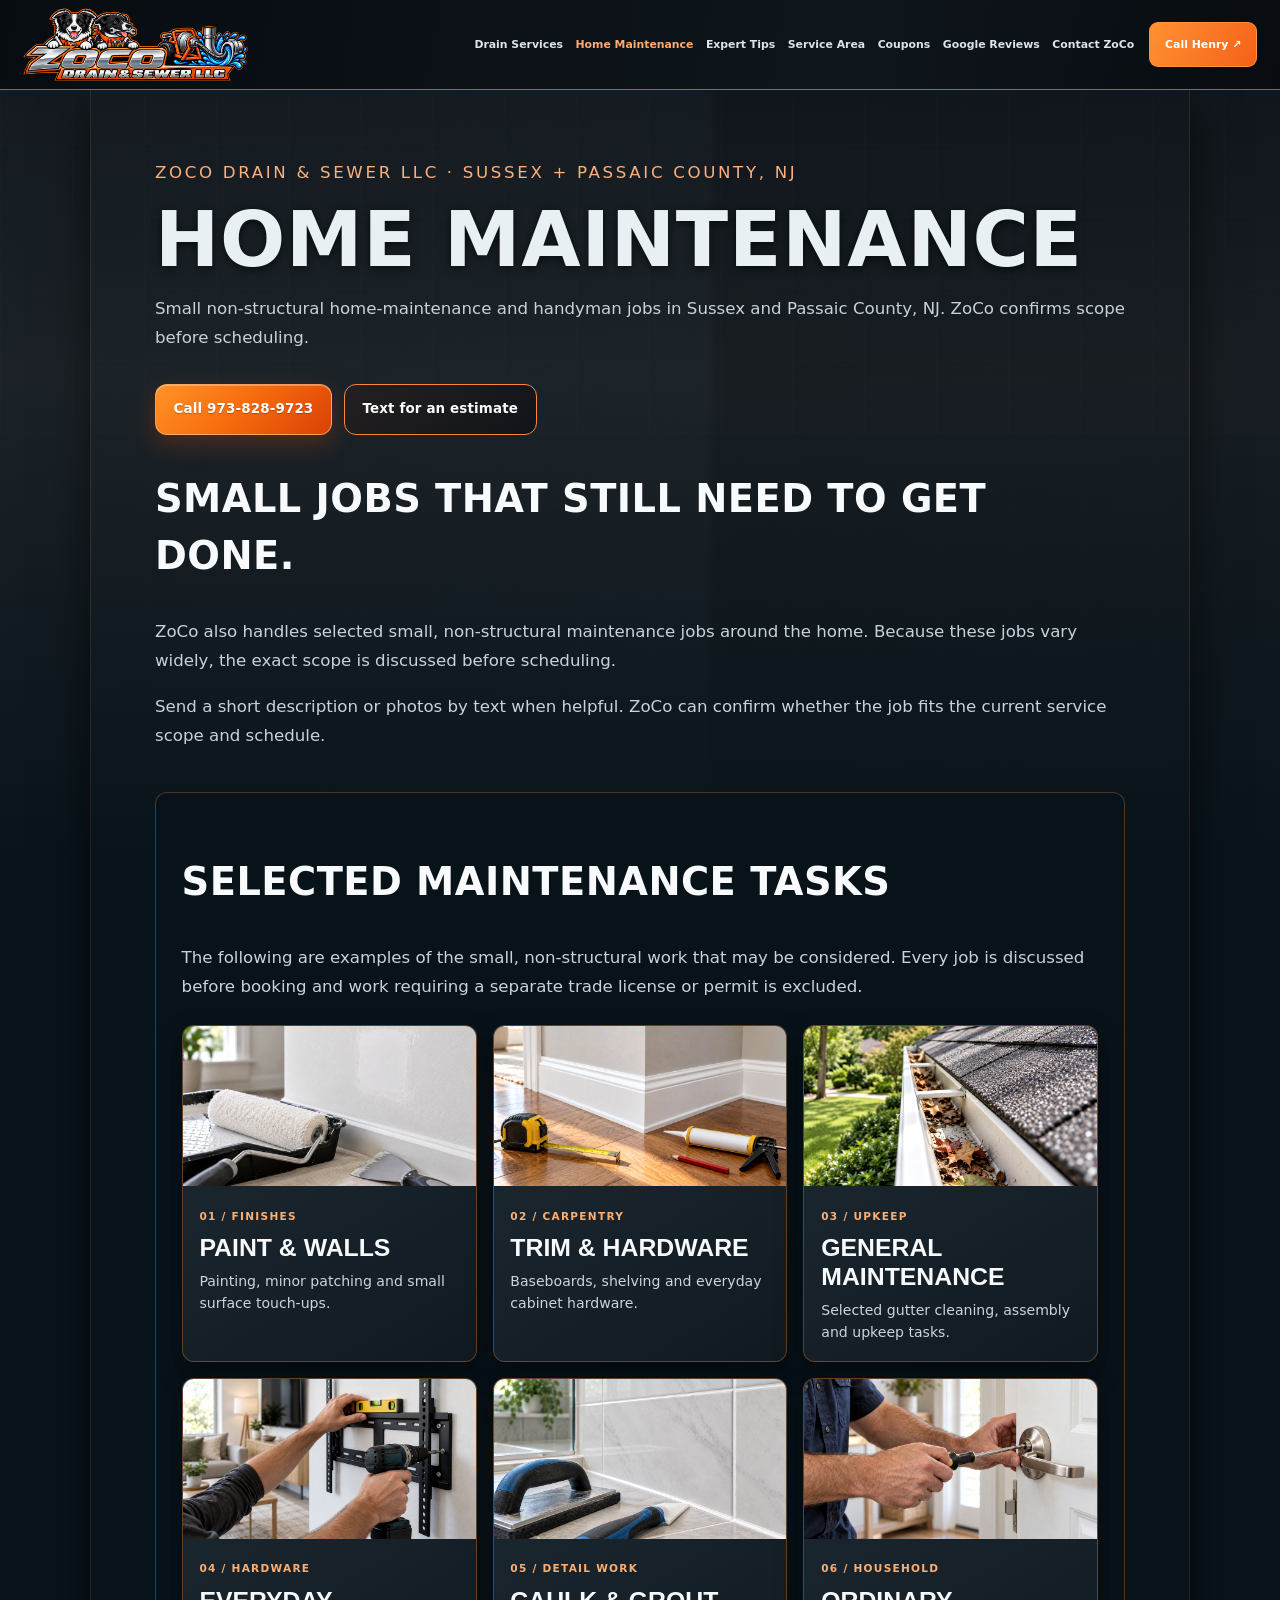
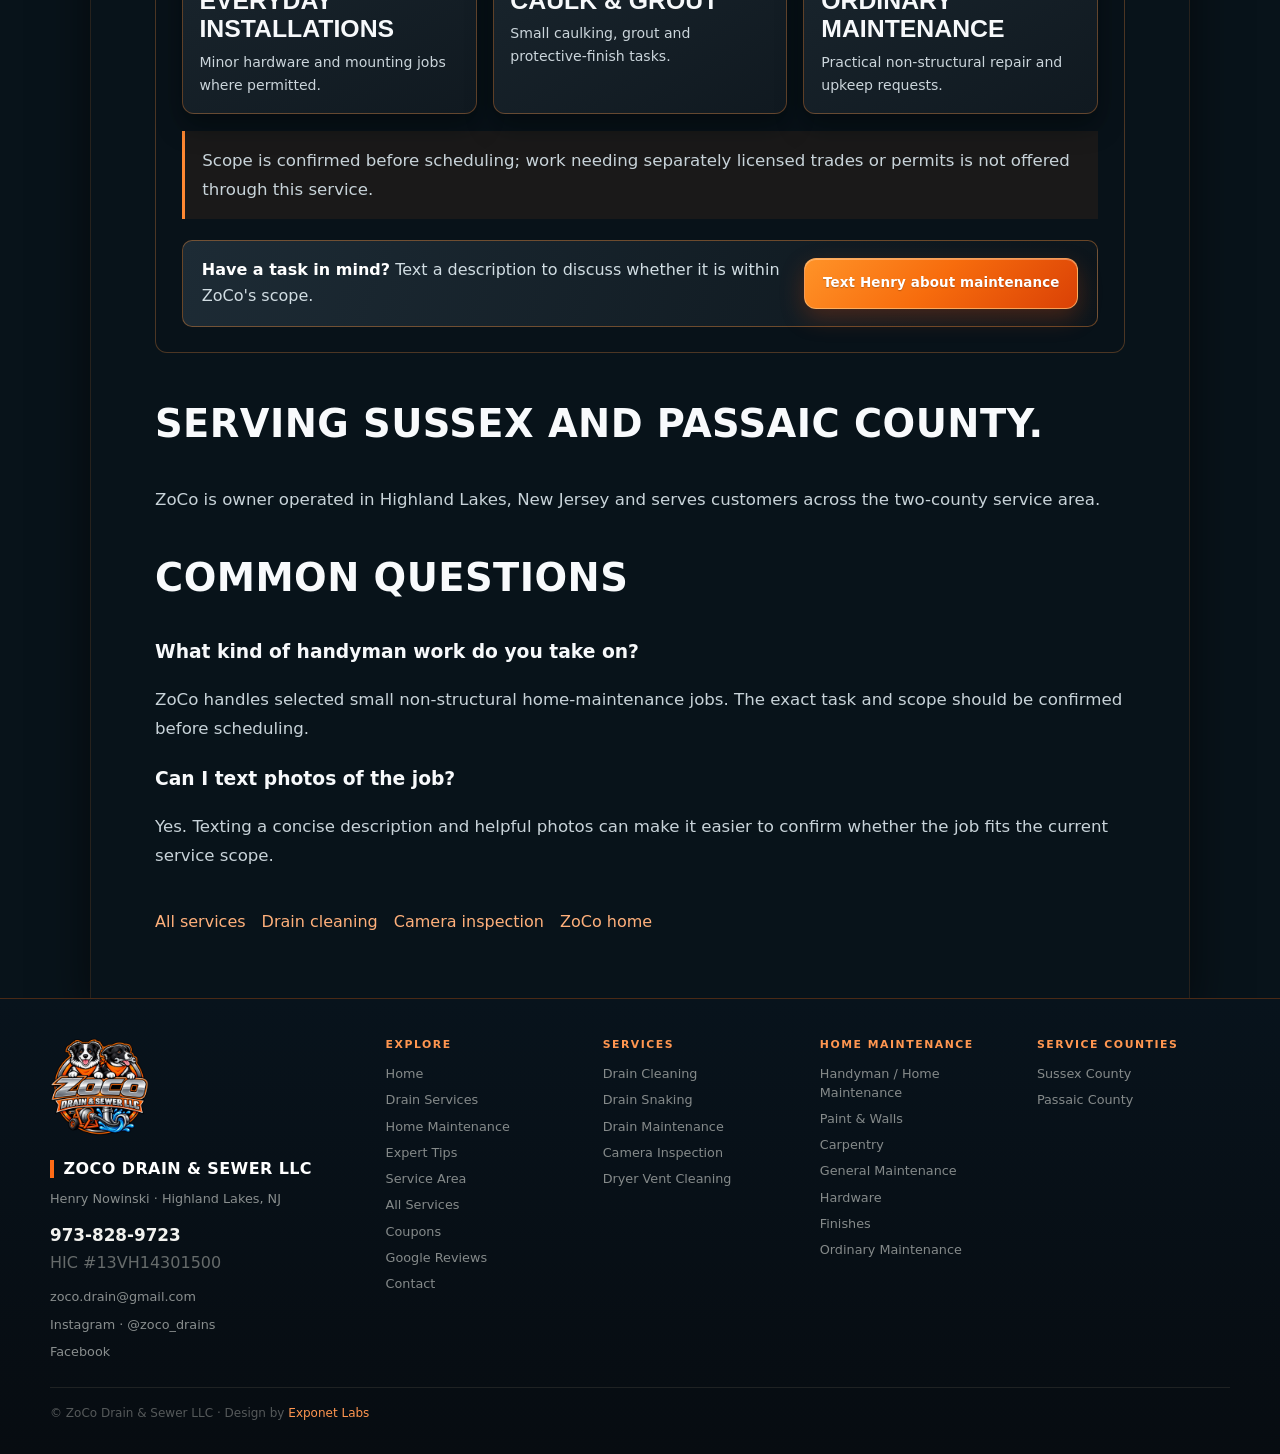
<file: home-maintenance/index.html>
<!doctype html>
<html lang="en">
<head>
  <meta charset="utf-8" />
  <meta name="viewport" content="width=device-width, initial-scale=1" />
  <meta name="theme-color" content="#090a0a" />
    <meta name="application-name" content="ZoCo Drain & Sewer LLC" />
  <meta name="apple-mobile-web-app-title" content="ZoCo" />
<title>Home Maintenance &amp; Handyman | Sussex &amp; Passaic NJ | ZoCo</title>
  <meta name="description" content="Small non-structural home-maintenance and handyman jobs in Sussex and Passaic County, NJ. ZoCo confirms scope before scheduling." />
  <meta name="robots" content="index,follow,max-image-preview:large,max-snippet:-1,max-video-preview:-1" />
  <link rel="canonical" href="https://zocodrains.com/home-maintenance/" />
  <link rel="icon" type="image/png" sizes="96x96" href="/favicon.png?brand=zo-wide-20261012" />
  <link rel="icon" type="image/png" sizes="48x48" href="/favicon-48x48.png?brand=zo-wide-20261012" />
  <link rel="icon" type="image/svg+xml" href="/favicon.svg?brand=zo-wide-20261012" />
  <link rel="icon" type="image/png" sizes="32x32" href="/favicon-32x32.png?brand=zo-wide-20261012" />
  <link rel="icon" type="image/png" sizes="16x16" href="/favicon-16x16.png?brand=zo-wide-20261012" />
  <link rel="icon" type="image/x-icon" href="/favicon.ico?brand=zo-wide-20261012" />
  <link rel="apple-touch-icon" sizes="180x180" href="/apple-touch-icon.png?brand=zo-wide-20261012" />
  <link rel="apple-touch-icon-precomposed" sizes="180x180" href="/apple-touch-icon.png?brand=zo-wide-20261012" />
  <link rel="manifest" href="/site.webmanifest?brand=zo-wide-20261012" />
  <meta property="og:type" content="website" />
  <meta property="og:site_name" content="ZoCo Drain & Sewer LLC" />
  <meta property="og:title" content="Home Maintenance &amp; Handyman | Sussex &amp; Passaic NJ | ZoCo" />
  <meta property="og:description" content="Small non-structural home-maintenance and handyman jobs in Sussex and Passaic County, NJ. ZoCo confirms scope before scheduling." />
  <meta property="og:url" content="https://zocodrains.com/home-maintenance/" />
  <meta property="og:image" content="https://zocodrains.com/zoco-share-logo-v5.png?brand=zo-wide-20261012" />
  <meta property="og:image:secure_url" content="https://zocodrains.com/zoco-share-logo-v5.png?brand=zo-wide-20261012" />
  <meta property="og:image:type" content="image/png" />
  <meta property="og:image:width" content="1200" />
  <meta property="og:image:height" content="630" />
  <meta property="og:image:alt" content="New horizontal ZoCo Drain &amp; Sewer LLC logo with two dogs and drain equipment" />
  <meta name="twitter:card" content="summary_large_image" />
  <meta name="twitter:title" content="Home Maintenance &amp; Handyman | Sussex &amp; Passaic NJ | ZoCo" />
  <meta name="twitter:description" content="Small non-structural home-maintenance and handyman jobs in Sussex and Passaic County, NJ. ZoCo confirms scope before scheduling." />
  <meta name="twitter:image" content="https://zocodrains.com/zoco-share-logo-v5.png?brand=zo-wide-20261012" />
  <meta name="twitter:image:alt" content="ZoCo Drain & Sewer LLC logo" />
  <link rel="image_src" href="https://zocodrains.com/zoco-share-logo-v5.png?brand=zo-wide-20261012" />
  <link rel="stylesheet" href="/styles.css?v=13" />
  <link rel="stylesheet" href="/theme.css?v=106" />
  <link rel="stylesheet" href="/brand-cinematic.css?v=4" />
  <link rel="stylesheet" href="/brand-depth.css?v=1" />
  <link rel="stylesheet" href="/brand-photo.css?v=1" />
  <link rel="stylesheet" href="/brand-finish.css?v=2" />
  <link rel="stylesheet" href="/site-polish.css?v=1" />
  <link rel="stylesheet" href="/header-lockup.css?v=3" />
  <link rel="stylesheet" href="/sitewide-interior-shell-20261012.css?v=1" />
  <link rel="stylesheet" href="/mobile-nav-glass-20261012.css?v=1" />
  <script src="/mobile-nav-glass-20261012.js?v=1" defer></script>
  <style>
    .seo-page{max-width:900px;margin:0 auto;padding:110px 22px 70px}
    .seo-page h1{font-size:clamp(2.2rem,7vw,4.7rem);line-height:.95;margin:.2em 0}
    .seo-page h2{margin-top:2.2rem}
    .seo-page h3{margin-top:1.35rem}
    .seo-page p,.seo-page li{font-size:1.04rem;line-height:1.75}
    .seo-kicker{letter-spacing:.16em;text-transform:uppercase;font-size:.78rem}
    .seo-actions{display:flex;gap:12px;flex-wrap:wrap;margin:2rem 0}
    .seo-links{display:flex;gap:16px;flex-wrap:wrap;margin-top:2.5rem}
  </style>
  <script type="application/ld+json">
  {
    "@context":"https://schema.org",
    "@graph":[
      {
        "@type":"Service",
        "@id":"https://zocodrains.com/home-maintenance/#service",
        "name":"Home Maintenance",
        "serviceType":"Home Maintenance",
        "url":"https://zocodrains.com/home-maintenance/",
        "description":"Small non-structural home-maintenance and handyman jobs in Sussex and Passaic County, NJ. ZoCo confirms scope before scheduling.",
        "provider":{"@id":"https://zocodrains.com/#business"},
        "areaServed":[
          {"@type":"AdministrativeArea","name":"Sussex County, New Jersey"},
          {"@type":"AdministrativeArea","name":"Passaic County, New Jersey"}
        ]
      },
      {
        "@type":"WebPage",
        "@id":"https://zocodrains.com/home-maintenance/#webpage",
        "url":"https://zocodrains.com/home-maintenance/",
        "name":"Home Maintenance & Handyman Service in Sussex & Passaic County NJ | ZoCo",
        "description":"Small non-structural home-maintenance and handyman jobs in Sussex and Passaic County, NJ. ZoCo confirms scope before scheduling.",
        "isPartOf":{"@id":"https://zocodrains.com/#website"},
        "about":{"@id":"https://zocodrains.com/home-maintenance/#service"}
      },
      {
        "@type":"BreadcrumbList",
        "itemListElement":[
          {"@type":"ListItem","position":1,"name":"Home","item":"https://zocodrains.com/"},
          {"@type":"ListItem","position":2,"name":"Services","item":"https://zocodrains.com/services/"},
          {"@type":"ListItem","position":3,"name":"Home Maintenance","item":"https://zocodrains.com/home-maintenance/"}
        ]
      },
      {
        "@type":"FAQPage",
        "mainEntity":[{"@type":"Question","name":"What kind of handyman work do you take on?","acceptedAnswer":{"@type":"Answer","text":"ZoCo handles selected small non-structural home-maintenance jobs. The exact task and scope should be confirmed before scheduling."}},{"@type":"Question","name":"Can I text photos of the job?","acceptedAnswer":{"@type":"Answer","text":"Yes. Texting a concise description and helpful photos can make it easier to confirm whether the job fits the current service scope."}}]
      }
    ]
  }
  </script>
</head>
<body class="zoco-interior-page zoco-maintenance-page">
  <header class="zoco-interior-header">
    <a class="zoco-interior-header__brand" href="/" aria-label="ZoCo homepage"><img src="/assets/brand/zoco-header-horizontal.webp" alt="ZoCo Drain &amp; Sewer LLC" width="245" height="82" /></a>
    <nav class="zoco-interior-header__desktop" aria-label="Site navigation">
        <a href="/services/">Drain Services</a>
        <a href="/home-maintenance/" aria-current="page">Home Maintenance</a>
        <a href="/expert-tips/">Expert Tips</a>
        <a href="/service-area/">Service Area</a>
        <a href="/#offers">Coupons</a>
        <a href="/#reviews">Google Reviews</a>
        <a href="/#contact">Contact ZoCo</a>
        <a class="zoco-interior-header__call" href="tel:+19738289723" aria-label="Call ZoCo at 973-828-9723">Call Henry ↗</a>
    </nav>
    <details class="zoco-interior-header__mobile">
      <summary>Menu</summary>
      <nav aria-label="Mobile site navigation">
        <a href="/services/">Drain Services</a>
        <a href="/home-maintenance/" aria-current="page">Home Maintenance</a>
        <a href="/expert-tips/">Expert Tips</a>
        <a href="/service-area/">Service Area</a>
        <a href="/#offers">Coupons</a>
        <a href="/#reviews">Google Reviews</a>
        <a href="/#contact">Contact ZoCo</a>
        <a href="tel:+19738289723">Call Henry · 973-828-9723</a>
        <a href="sms:+19738289723">Text for an estimate</a>
      </nav>
    </details>
  </header>
  <main class="seo-page zoco-maintenance-page">
    <p class="seo-kicker">ZoCo Drain &amp; Sewer LLC · Sussex + Passaic County, NJ</p>
    <h1>Home Maintenance</h1>
    <p>Small non-structural home-maintenance and handyman jobs in Sussex and Passaic County, NJ. ZoCo confirms scope before scheduling.</p>
    <div class="seo-actions">
      <a class="button button-primary" href="tel:+19738289723">Call 973-828-9723</a>
      <a class="button button-secondary" href="sms:+19738289723">Text for an estimate</a>
    </div>
    <section><h2>Small jobs that still need to get done.</h2><p>ZoCo also handles selected small, non-structural maintenance jobs around the home. Because these jobs vary widely, the exact scope is discussed before scheduling.</p><p>Send a short description or photos by text when helpful. ZoCo can confirm whether the job fits the current service scope and schedule.</p></section><section class="zoco-maintenance-catalog" aria-labelledby="maintenance-options-title">
      <h2 id="maintenance-options-title">Selected maintenance tasks</h2>
      <p>The following are examples of the small, non-structural work that may be considered. Every job is discussed before booking and work requiring a separate trade license or permit is excluded.</p>
      <div class="zoco-maintenance-options">
        <article><img src="/assets/handyman/paint-walls.jpg" loading="lazy" width="600" height="360" alt="Wall patching and painting tools"/><div><span>01 / FINISHES</span><h3>Paint &amp; Walls</h3><p>Painting, minor patching and small surface touch-ups.</p></div></article>
        <article><img src="/assets/handyman/carpentry.jpg" loading="lazy" width="600" height="360" alt="Non-structural trim carpentry tools"/><div><span>02 / CARPENTRY</span><h3>Trim &amp; Hardware</h3><p>Baseboards, shelving and everyday cabinet hardware.</p></div></article>
        <article><img src="/assets/handyman/gutter-maintenance.jpg" loading="lazy" width="600" height="360" alt="Leaves in residential gutter"/><div><span>03 / UPKEEP</span><h3>General Maintenance</h3><p>Selected gutter cleaning, assembly and upkeep tasks.</p></div></article>
        <article><img src="/assets/handyman/tv-wall-mount.jpg" loading="lazy" width="600" height="360" alt="Installing a TV wall mount with a level"/><div><span>04 / HARDWARE</span><h3>Everyday Installations</h3><p>Minor hardware and mounting jobs where permitted.</p></div></article>
        <article><img src="/assets/handyman/tile-finishes.jpg" loading="lazy" width="600" height="360" alt="Grout and caulking work on tile"/><div><span>05 / DETAIL WORK</span><h3>Caulk &amp; Grout</h3><p>Small caulking, grout and protective-finish tasks.</p></div></article>
        <article><img src="/assets/handyman/ordinary-maintenance.jpg?v=2" loading="lazy" width="600" height="360" alt="Minor door hardware maintenance"/><div><span>06 / HOUSEHOLD</span><h3>Ordinary Maintenance</h3><p>Practical non-structural repair and upkeep requests.</p></div></article>
      </div>
      <p class="zoco-maintenance-disclaimer">Scope is confirmed before scheduling; work needing separately licensed trades or permits is not offered through this service.</p>
      <div class="zoco-maintenance-request">
        <span><strong>Have a task in mind?</strong> Text a description to discuss whether it is within ZoCo's scope.</span>
        <a class="button button-primary" href="sms:+19738289723">Text Henry about maintenance</a>
      </div>
    </section><section><h2>Serving Sussex and Passaic County.</h2><p>ZoCo is owner operated in Highland Lakes, New Jersey and serves customers across the two-county service area.</p></section>
    <section><h2>Common questions</h2><h3>What kind of handyman work do you take on?</h3><p>ZoCo handles selected small non-structural home-maintenance jobs. The exact task and scope should be confirmed before scheduling.</p>
<h3>Can I text photos of the job?</h3><p>Yes. Texting a concise description and helpful photos can make it easier to confirm whether the job fits the current service scope.</p></section>
    <nav class="seo-links" aria-label="Related pages">
      <a href="/services/">All services</a>
      <a href="/drain-cleaning/">Drain cleaning</a>
      <a href="/camera-inspection/">Camera inspection</a>
      <a href="/">ZoCo home</a>
    </nav>
  </main>
<footer class="site-footer sitewide-footer">
    <div class="page site-footer-layout">
      <div class="site-footer-contact">
        <a class="site-footer-brand" href="/">ZoCo Drain &amp; Sewer LLC</a>
        <span>Henry Nowinski · Highland Lakes, NJ</span>
        <div class="site-footer-phone-stack">
          <a class="footer-link site-footer-phone" href="tel:+19738289723">973-828-9723</a>
          <span class="site-footer-license">HIC #13VH14301500</span>
        </div>
        <a class="footer-link" href="mailto:zoco.drain@gmail.com">zoco.drain@gmail.com</a>
        <a class="footer-link" href="https://www.instagram.com/zoco_drains/" target="_blank" rel="noopener">Instagram · @zoco_drains</a>
        <a class="footer-link" href="https://www.facebook.com/share/1E54mnJZsT/?mibextid=wwXIfr" target="_blank" rel="noopener">Facebook</a>
      </div>
      <nav class="site-footer-nav" aria-label="All ZoCo pages">
        <div>
          <h2>Explore</h2>
          <a href="/">Home</a>
          <a href="/#drain">Drain Services</a>
          <a href="/home-maintenance/">Home Maintenance</a>
          <a href="/expert-tips/">Expert Tips</a>
          <a href="/service-area/">Service Area</a>
          <a href="/services/">All Services</a>
          <a href="/#offers">Coupons</a>
          <a href="/#reviews">Google Reviews</a>
          <a href="/#contact">Contact</a>
        </div>
        <div>
          <h2>Services</h2>
          <a href="/drain-cleaning/">Drain Cleaning</a>
          <a href="/drain-snaking/">Drain Snaking</a>
          <a href="/drain-maintenance/">Drain Maintenance</a>
          <a href="/camera-inspection/">Camera Inspection</a>
          <a href="/dryer-vent-cleaning/">Dryer Vent Cleaning</a>
        </div>
        <div>
          <h2>Home Maintenance</h2>
          <a href="/#handyman">Handyman / Home Maintenance</a>
          <a href="/#handyman-paint-walls">Paint &amp; Walls</a>
          <a href="/#handyman-carpentry">Carpentry</a>
          <a href="/#handyman-general-maintenance">General Maintenance</a>
          <a href="/#handyman-hardware">Hardware</a>
          <a href="/#handyman-finishes">Finishes</a>
          <a href="/#handyman-ordinary-maintenance">Ordinary Maintenance</a>
        </div>
        <div>
          <h2>Service Counties</h2>
          <a href="/sussex-county-drain-cleaning/">Sussex County</a>
          <a href="/passaic-county-drain-cleaning/">Passaic County</a>
        </div>
      </nav>
    </div>
    <div class="page copyright footer-bottom"><span>© ZoCo Drain &amp; Sewer LLC · Design by <a class="footer-credit" href="https://www.instagram.com/exponetlabs/" target="_blank" rel="noopener">Exponet Labs</a></span></div>
  </footer>
</body>
</html>
</file>
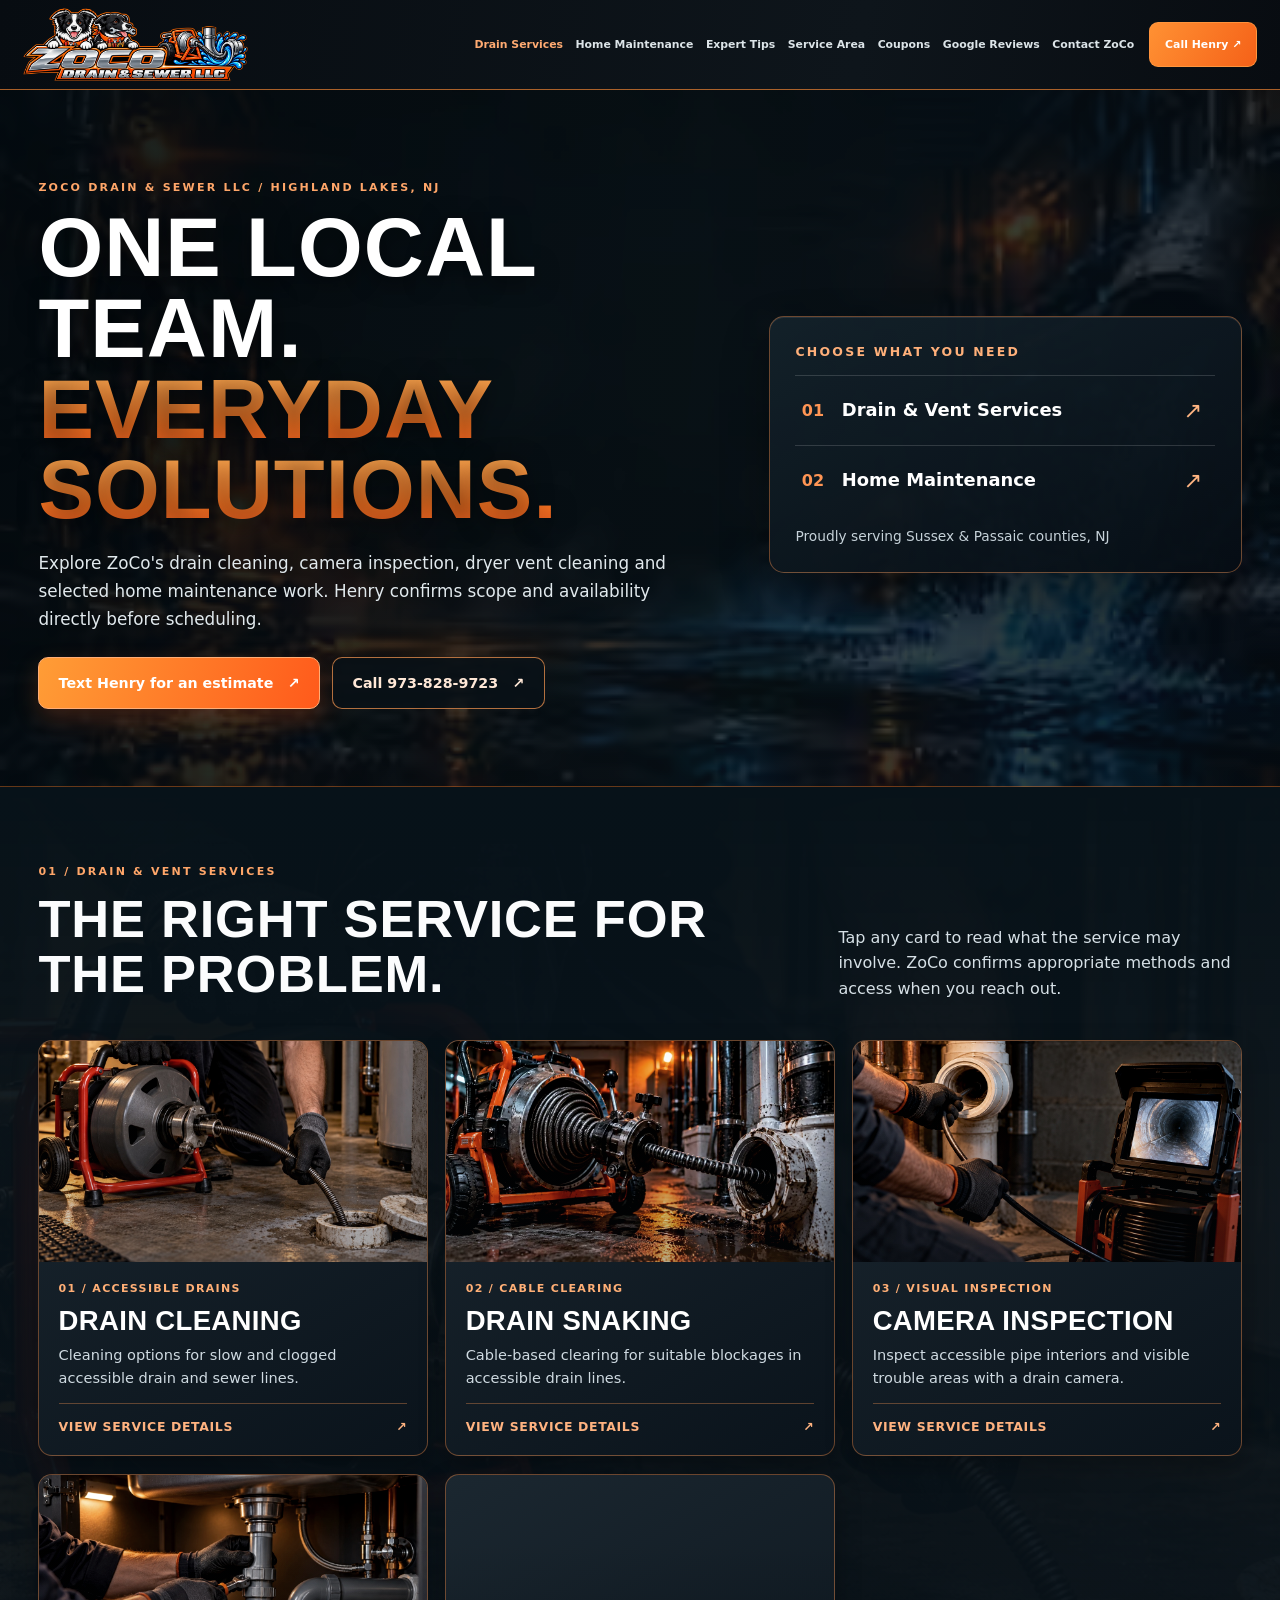
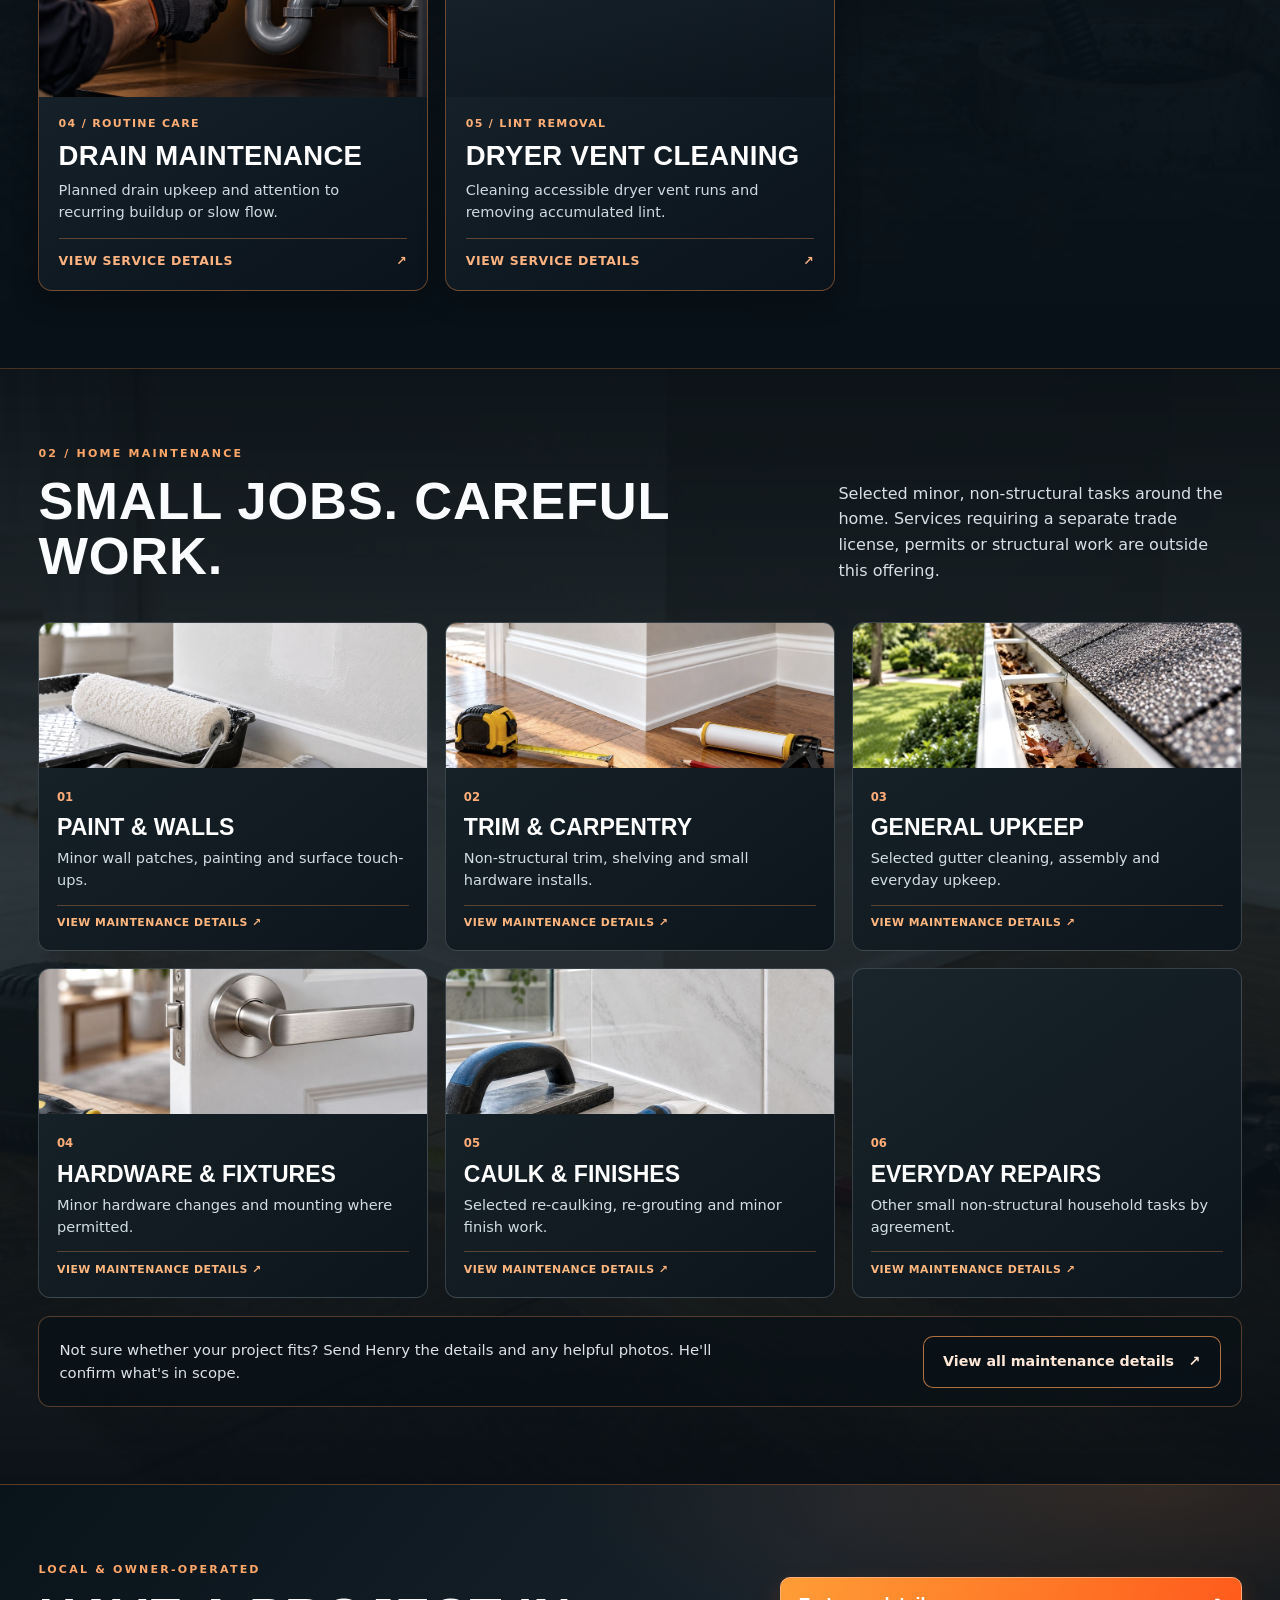
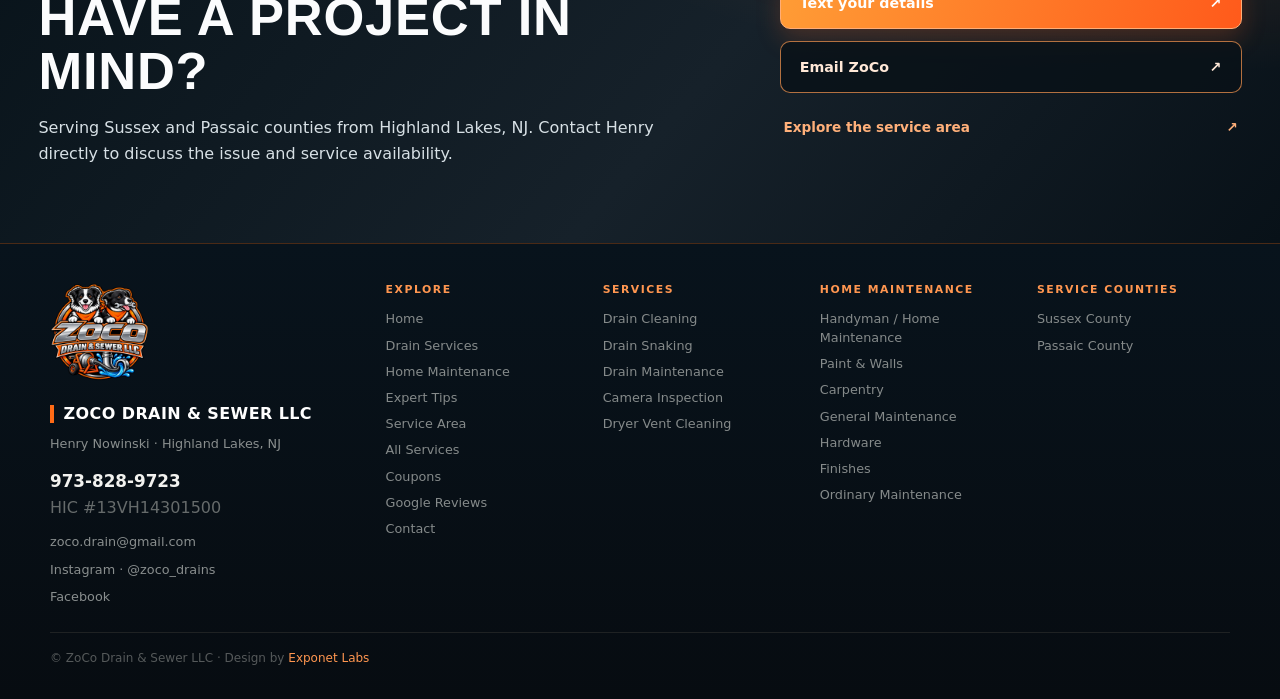
<file: services/index.html>
<!doctype html>
<html lang="en">
<head>
  <meta charset="utf-8" />
  <meta name="viewport" content="width=device-width, initial-scale=1" />
  <title>All Drain & Home Maintenance Services | ZoCo NJ</title>
  <meta name="description" content="Explore drain cleaning, snaking, camera inspections, drain maintenance, dryer vent cleaning and home maintenance from ZoCo in Sussex and Passaic counties, NJ." />
  <meta name="robots" content="index,follow,max-image-preview:large,max-snippet:-1,max-video-preview:-1" />
  <meta property="og:type" content="website" />
  <meta property="og:site_name" content="ZoCo Drain &amp; Sewer LLC" />
  <meta property="og:title" content="All Drain &amp; Home Maintenance Services | ZoCo NJ" />
  <meta property="og:description" content="Owner-operated drain cleaning, snaking, camera inspection, vent cleaning and home maintenance in Sussex and Passaic counties, NJ." />
  <meta property="og:url" content="https://zocodrains.com/services/" />
  <meta property="og:image" content="https://zocodrains.com/zoco-share-logo-v5.png?brand=zo-wide-20261012" />
  <meta property="og:image:secure_url" content="https://zocodrains.com/zoco-share-logo-v5.png?brand=zo-wide-20261012" />
  <meta property="og:image:type" content="image/png" />
  <meta property="og:image:width" content="1200" />
  <meta property="og:image:height" content="630" />
  <meta property="og:image:alt" content="New horizontal ZoCo Drain &amp; Sewer LLC logo with two dogs and drain equipment" />
  <meta name="twitter:card" content="summary_large_image" />
  <meta name="twitter:image" content="https://zocodrains.com/zoco-share-logo-v5.png?brand=zo-wide-20261012" />
  <link rel="canonical" href="https://zocodrains.com/services/" />
  <link rel="icon" type="image/png" sizes="96x96" href="/favicon.png?brand=zo-wide-20261012" />
  <link rel="icon" type="image/png" sizes="48x48" href="/favicon-48x48.png?brand=zo-wide-20261012" />
  <link rel="icon" type="image/svg+xml" href="/favicon.svg?brand=zo-wide-20261012" />
  <link rel="icon" type="image/png" sizes="32x32" href="/favicon-32x32.png?brand=zo-wide-20261012" />
  <link rel="icon" type="image/png" sizes="16x16" href="/favicon-16x16.png?brand=zo-wide-20261012" />
  <link rel="icon" type="image/x-icon" href="/favicon.ico?brand=zo-wide-20261012" />
  <link rel="apple-touch-icon" sizes="180x180" href="/apple-touch-icon.png?brand=zo-wide-20261012" />
  <link rel="apple-touch-icon-precomposed" sizes="180x180" href="/apple-touch-icon.png?brand=zo-wide-20261012" />
  <link rel="manifest" href="/site.webmanifest?brand=zo-wide-20261012" />
  <link rel="stylesheet" href="/styles.css?v=13" />
  <link rel="stylesheet" href="/theme.css?v=106" />
  <link rel="stylesheet" href="/brand-cinematic.css?v=4" />
  <link rel="stylesheet" href="/brand-depth.css?v=1" />
  <link rel="stylesheet" href="/brand-photo.css?v=1" />
  <link rel="stylesheet" href="/brand-finish.css?v=2" />
  <link rel="stylesheet" href="/site-polish.css?v=1" />
  <link rel="stylesheet" href="/header-lockup.css?v=3" />
  <link rel="stylesheet" href="/sitewide-interior-shell-20261012.css?v=1" />
  <link rel="stylesheet" href="/mobile-nav-glass-20261012.css?v=1" />
  <script src="/mobile-nav-glass-20261012.js?v=1" defer></script>
  <link rel="stylesheet" href="/services-hub-20261012.css?v=1" />
  <script type="application/ld+json">{"@context":"https://schema.org","@graph":[{"@type":"CollectionPage","@id":"https://zocodrains.com/services/#webpage","url":"https://zocodrains.com/services/","name":"ZoCo Drain & Home Maintenance Services","description":"Service directory for ZoCo Drain & Sewer LLC in Sussex and Passaic County, New Jersey.","isPartOf":{"@id":"https://zocodrains.com/#website"}},{"@type":"ItemList","itemListElement":[{"@type":"ListItem","position":1,"url":"https://zocodrains.com/drain-cleaning/"},{"@type":"ListItem","position":2,"url":"https://zocodrains.com/drain-snaking/"},{"@type":"ListItem","position":3,"url":"https://zocodrains.com/camera-inspection/"},{"@type":"ListItem","position":4,"url":"https://zocodrains.com/drain-maintenance/"},{"@type":"ListItem","position":5,"url":"https://zocodrains.com/dryer-vent-cleaning/"},{"@type":"ListItem","position":6,"url":"https://zocodrains.com/home-maintenance/"}]}]}</script>
</head>
<body class="zoco-services-hub-page zoco-interior-page">
    <header class="zoco-interior-header">
    <a class="zoco-interior-header__brand" href="/" aria-label="ZoCo homepage"><img src="/assets/brand/zoco-header-horizontal.webp" alt="ZoCo Drain &amp; Sewer LLC" width="245" height="82" /></a>
    <nav class="zoco-interior-header__desktop" aria-label="Site navigation">
        <a href="/services/" aria-current="page">Drain Services</a>
        <a href="/home-maintenance/">Home Maintenance</a>
        <a href="/expert-tips/">Expert Tips</a>
        <a href="/service-area/">Service Area</a>
        <a href="/#offers">Coupons</a>
        <a href="/#reviews">Google Reviews</a>
        <a href="/#contact">Contact ZoCo</a>
        <a class="zoco-interior-header__call" href="tel:+19738289723" aria-label="Call ZoCo at 973-828-9723">Call Henry ↗</a>
    </nav>
    <details class="zoco-interior-header__mobile">
      <summary>Menu</summary>
      <nav aria-label="Mobile site navigation">
        <a href="/services/" aria-current="page">Drain Services</a>
        <a href="/home-maintenance/">Home Maintenance</a>
        <a href="/expert-tips/">Expert Tips</a>
        <a href="/service-area/">Service Area</a>
        <a href="/#offers">Coupons</a>
        <a href="/#reviews">Google Reviews</a>
        <a href="/#contact">Contact ZoCo</a>
        <a href="tel:+19738289723">Call Henry · 973-828-9723</a>
        <a href="sms:+19738289723">Text for an estimate</a>
      </nav>
    </details>
  </header>
  <main class="zoco-services-hub">
    <section class="zoco-hub-hero" aria-labelledby="zoco-hub-title">
      <div class="zoco-hub-container zoco-hub-hero__layout">
        <div class="zoco-hub-hero__copy">
          <p class="zoco-hub-kicker">ZOCO DRAIN &amp; SEWER LLC / HIGHLAND LAKES, NJ</p>
          <h1 id="zoco-hub-title">One local team.<br><span>Everyday solutions.</span></h1>
          <p>Explore ZoCo's drain cleaning, camera inspection, dryer vent cleaning and selected home maintenance work. Henry confirms scope and availability directly before scheduling.</p>
          <div class="zoco-hub-hero__actions">
            <a class="zoco-hub-button zoco-hub-button--primary" href="sms:+19738289723">Text Henry for an estimate <span aria-hidden="true">↗</span></a>
            <a class="zoco-hub-button zoco-hub-button--outline" href="tel:+19738289723">Call 973-828-9723 <span aria-hidden="true">↗</span></a>
          </div>
        </div>
        <div class="zoco-hub-hero__index" aria-label="Jump to service type">
          <p>CHOOSE WHAT YOU NEED</p>
          <a href="#drain-options"><span>01</span><strong>Drain &amp; Vent Services</strong><span aria-hidden="true">↗</span></a>
          <a href="#maintenance-options"><span>02</span><strong>Home Maintenance</strong><span aria-hidden="true">↗</span></a>
          <p class="zoco-hub-hero__area">Proudly serving Sussex &amp; Passaic counties, NJ</p>
        </div>
      </div>
    </section>

    <section class="zoco-hub-drain" id="drain-options" aria-labelledby="zoco-hub-drain-title">
      <div class="zoco-hub-container">
        <div class="zoco-hub-section-head">
          <div><p class="zoco-hub-kicker">01 / DRAIN &amp; VENT SERVICES</p><h2 id="zoco-hub-drain-title">The right service for the problem.</h2></div>
          <p>Tap any card to read what the service may involve. ZoCo confirms appropriate methods and access when you reach out.</p>
        </div>
        <div class="zoco-hub-services-grid">
          <a class="zoco-hub-service" href="/drain-cleaning/">
            <span class="zoco-hub-service__media"><img src="/assets/services/drain-cleaning.jpg" alt="Professional drain-cleaning machine and service tools" loading="lazy" decoding="async" width="640" height="400"></span>
            <span class="zoco-hub-service__body"><span class="zoco-hub-service__eyebrow">01 / ACCESSIBLE DRAINS</span><strong>Drain Cleaning</strong><span class="zoco-hub-service__description">Cleaning options for slow and clogged accessible drain and sewer lines.</span><span class="zoco-hub-service__more">View service details <span aria-hidden="true">↗</span></span></span>
          </a>
          <a class="zoco-hub-service" href="/drain-snaking/">
            <span class="zoco-hub-service__media"><img src="/assets/services/drain-snaking.avif" alt="Drain clearing cable and service equipment" loading="lazy" decoding="async" width="640" height="400"></span>
            <span class="zoco-hub-service__body"><span class="zoco-hub-service__eyebrow">02 / CABLE CLEARING</span><strong>Drain Snaking</strong><span class="zoco-hub-service__description">Cable-based clearing for suitable blockages in accessible drain lines.</span><span class="zoco-hub-service__more">View service details <span aria-hidden="true">↗</span></span></span>
          </a>
          <a class="zoco-hub-service" href="/camera-inspection/">
            <span class="zoco-hub-service__media"><img src="/assets/services/camera-inspection.jpg" alt="Pipe camera inspection equipment at a drain opening" loading="lazy" decoding="async" width="640" height="400"></span>
            <span class="zoco-hub-service__body"><span class="zoco-hub-service__eyebrow">03 / VISUAL INSPECTION</span><strong>Camera Inspection</strong><span class="zoco-hub-service__description">Inspect accessible pipe interiors and visible trouble areas with a drain camera.</span><span class="zoco-hub-service__more">View service details <span aria-hidden="true">↗</span></span></span>
          </a>
          <a class="zoco-hub-service" href="/drain-maintenance/">
            <span class="zoco-hub-service__media"><img src="/assets/services/drain-maintenance.jpg" alt="Drain pipes and maintenance tools" loading="lazy" decoding="async" width="640" height="400"></span>
            <span class="zoco-hub-service__body"><span class="zoco-hub-service__eyebrow">04 / ROUTINE CARE</span><strong>Drain Maintenance</strong><span class="zoco-hub-service__description">Planned drain upkeep and attention to recurring buildup or slow flow.</span><span class="zoco-hub-service__more">View service details <span aria-hidden="true">↗</span></span></span>
          </a>
          <a class="zoco-hub-service" href="/dryer-vent-cleaning/">
            <span class="zoco-hub-service__media"><img src="/assets/services/dryer-vent-cleaning.jpg" alt="Dryer vent cleaning brush and duct equipment" loading="lazy" decoding="async" width="640" height="400"></span>
            <span class="zoco-hub-service__body"><span class="zoco-hub-service__eyebrow">05 / LINT REMOVAL</span><strong>Dryer Vent Cleaning</strong><span class="zoco-hub-service__description">Cleaning accessible dryer vent runs and removing accumulated lint.</span><span class="zoco-hub-service__more">View service details <span aria-hidden="true">↗</span></span></span>
          </a>
        </div>
      </div>
    </section>

    <section class="zoco-hub-maintenance" id="maintenance-options" aria-labelledby="zoco-hub-maintenance-title">
      <div class="zoco-hub-container">
        <div class="zoco-hub-section-head">
          <div><p class="zoco-hub-kicker">02 / HOME MAINTENANCE</p><h2 id="zoco-hub-maintenance-title">Small jobs. Careful work.</h2></div>
          <p>Selected minor, non-structural tasks around the home. Services requiring a separate trade license, permits or structural work are outside this offering.</p>
        </div>
        <div class="zoco-hub-maintenance-grid">
          <a class="zoco-hub-task" href="/home-maintenance/" aria-label="Explore Paint & Walls home maintenance details">
            <img src="/assets/handyman/paint-walls.jpg" alt="Painting and wall patching tools" loading="lazy" decoding="async" width="480" height="270">
            <div><span class="zoco-hub-task__num">01</span><h3>Paint & Walls</h3><p>Minor wall patches, painting and surface touch-ups.</p><span class="zoco-hub-task__more">View maintenance details <span aria-hidden="true">↗</span></span></div>
          </a>
          <a class="zoco-hub-task" href="/home-maintenance/" aria-label="Explore Trim & Carpentry home maintenance details">
            <img src="/assets/handyman/carpentry.jpg" alt="Carpentry and trim tools" loading="lazy" decoding="async" width="480" height="270">
            <div><span class="zoco-hub-task__num">02</span><h3>Trim & Carpentry</h3><p>Non-structural trim, shelving and small hardware installs.</p><span class="zoco-hub-task__more">View maintenance details <span aria-hidden="true">↗</span></span></div>
          </a>
          <a class="zoco-hub-task" href="/home-maintenance/" aria-label="Explore General Upkeep home maintenance details">
            <img src="/assets/handyman/gutter-maintenance.jpg" alt="Leaves in a household gutter" loading="lazy" decoding="async" width="480" height="270">
            <div><span class="zoco-hub-task__num">03</span><h3>General Upkeep</h3><p>Selected gutter cleaning, assembly and everyday upkeep.</p><span class="zoco-hub-task__more">View maintenance details <span aria-hidden="true">↗</span></span></div>
          </a>
          <a class="zoco-hub-task" href="/home-maintenance/" aria-label="Explore Hardware & Fixtures home maintenance details">
            <img src="/assets/handyman/hardware.jpg" alt="Household repair hardware and tools" loading="lazy" decoding="async" width="480" height="270">
            <div><span class="zoco-hub-task__num">04</span><h3>Hardware & Fixtures</h3><p>Minor hardware changes and mounting where permitted.</p><span class="zoco-hub-task__more">View maintenance details <span aria-hidden="true">↗</span></span></div>
          </a>
          <a class="zoco-hub-task" href="/home-maintenance/" aria-label="Explore Caulk & Finishes home maintenance details">
            <img src="/assets/handyman/tile-finishes.jpg" alt="Tile and caulking detail tools" loading="lazy" decoding="async" width="480" height="270">
            <div><span class="zoco-hub-task__num">05</span><h3>Caulk & Finishes</h3><p>Selected re-caulking, re-grouting and minor finish work.</p><span class="zoco-hub-task__more">View maintenance details <span aria-hidden="true">↗</span></span></div>
          </a>
          <a class="zoco-hub-task" href="/home-maintenance/" aria-label="Explore Everyday Repairs home maintenance details">
            <img src="/assets/handyman/ordinary-maintenance.jpg" alt="Household maintenance tools" loading="lazy" decoding="async" width="480" height="270">
            <div><span class="zoco-hub-task__num">06</span><h3>Everyday Repairs</h3><p>Other small non-structural household tasks by agreement.</p><span class="zoco-hub-task__more">View maintenance details <span aria-hidden="true">↗</span></span></div>
          </a>
        </div>
        <div class="zoco-hub-maintenance__footer">
          <p>Not sure whether your project fits? Send Henry the details and any helpful photos. He'll confirm what's in scope.</p>
          <a class="zoco-hub-button zoco-hub-button--outline" href="/home-maintenance/">View all maintenance details <span aria-hidden="true">↗</span></a>
        </div>
      </div>
    </section>

    <section class="zoco-hub-final" aria-labelledby="zoco-hub-final-title">
      <div class="zoco-hub-container zoco-hub-final__inner">
        <div><p class="zoco-hub-kicker">LOCAL &amp; OWNER-OPERATED</p><h2 id="zoco-hub-final-title">Have a project in mind?</h2><p>Serving Sussex and Passaic counties from Highland Lakes, NJ. Contact Henry directly to discuss the issue and service availability.</p></div>
        <div class="zoco-hub-final__actions">
          <a class="zoco-hub-button zoco-hub-button--primary" href="sms:+19738289723">Text your details <span aria-hidden="true">↗</span></a>
          <a class="zoco-hub-button zoco-hub-button--outline" href="mailto:zoco.drain@gmail.com">Email ZoCo <span aria-hidden="true">↗</span></a>
          <a class="zoco-hub-region" href="/service-area/">Explore the service area <span aria-hidden="true">↗</span></a>
        </div>
      </div>
    </section>
  </main>
<footer class="site-footer sitewide-footer">
    <div class="page site-footer-layout">
      <div class="site-footer-contact">
        <a class="site-footer-brand" href="/">ZoCo Drain &amp; Sewer LLC</a>
        <span>Henry Nowinski · Highland Lakes, NJ</span>
        <div class="site-footer-phone-stack">
          <a class="footer-link site-footer-phone" href="tel:+19738289723">973-828-9723</a>
          <span class="site-footer-license">HIC #13VH14301500</span>
        </div>
        <a class="footer-link" href="mailto:zoco.drain@gmail.com">zoco.drain@gmail.com</a>
        <a class="footer-link" href="https://www.instagram.com/zoco_drains/" target="_blank" rel="noopener">Instagram · @zoco_drains</a>
        <a class="footer-link" href="https://www.facebook.com/share/1E54mnJZsT/?mibextid=wwXIfr" target="_blank" rel="noopener">Facebook</a>
      </div>
      <nav class="site-footer-nav" aria-label="All ZoCo pages">
        <div>
          <h2>Explore</h2>
          <a href="/">Home</a>
          <a href="/#drain">Drain Services</a>
          <a href="/home-maintenance/">Home Maintenance</a>
          <a href="/expert-tips/">Expert Tips</a>
          <a href="/service-area/">Service Area</a>
          <a href="/services/">All Services</a>
          <a href="/#offers">Coupons</a>
          <a href="/#reviews">Google Reviews</a>
          <a href="/#contact">Contact</a>
        </div>
        <div>
          <h2>Services</h2>
          <a href="/drain-cleaning/">Drain Cleaning</a>
          <a href="/drain-snaking/">Drain Snaking</a>
          <a href="/drain-maintenance/">Drain Maintenance</a>
          <a href="/camera-inspection/">Camera Inspection</a>
          <a href="/dryer-vent-cleaning/">Dryer Vent Cleaning</a>
        </div>
        <div>
          <h2>Home Maintenance</h2>
          <a href="/#handyman">Handyman / Home Maintenance</a>
          <a href="/#handyman-paint-walls">Paint &amp; Walls</a>
          <a href="/#handyman-carpentry">Carpentry</a>
          <a href="/#handyman-general-maintenance">General Maintenance</a>
          <a href="/#handyman-hardware">Hardware</a>
          <a href="/#handyman-finishes">Finishes</a>
          <a href="/#handyman-ordinary-maintenance">Ordinary Maintenance</a>
        </div>
        <div>
          <h2>Service Counties</h2>
          <a href="/sussex-county-drain-cleaning/">Sussex County</a>
          <a href="/passaic-county-drain-cleaning/">Passaic County</a>
        </div>
      </nav>
    </div>
    <div class="page copyright footer-bottom"><span>© ZoCo Drain &amp; Sewer LLC · Design by <a class="footer-credit" href="https://www.instagram.com/exponetlabs/" target="_blank" rel="noopener">Exponet Labs</a></span></div>
  </footer>
</body>
</html>
</file>
<file: styles.css>
:root{
  --bg:#080909;
  --panel:#0d0f0f;
  --panel-2:#121414;
  --white:#f5f5f2;
  --paper:#f0f0ed;
  --muted:#949899;
  --muted-2:#6c7071;
  --line:#292c2d;
  --line-light:#d0d1ce;
  --max:1180px;
}
*{box-sizing:border-box}
html{scroll-behavior:smooth;scroll-padding-top:92px}
body{margin:0;background:var(--bg);color:var(--white);font-family:Inter,ui-sans-serif,system-ui,-apple-system,BlinkMacSystemFont,"Segoe UI",sans-serif;line-height:1.5;overflow-x:hidden}
body:before{content:"";position:fixed;inset:0;pointer-events:none;z-index:-1;background-image:linear-gradient(rgba(255,255,255,.018) 1px,transparent 1px),linear-gradient(90deg,rgba(255,255,255,.018) 1px,transparent 1px);background-size:48px 48px;mask-image:linear-gradient(to bottom,black,transparent 82%)}
a{color:inherit;text-decoration:none}
button{font:inherit}
.page{width:min(var(--max),calc(100% - 2rem));margin-inline:auto}
.logo-image{background-image:url("[data-uri]");background-size:contain;background-position:center center;background-repeat:no-repeat}

.site-header{position:sticky;top:0;z-index:50;background:rgba(8,9,9,.9);backdrop-filter:blur(18px);border-bottom:1px solid #202323}
.header-inner{width:min(var(--max),calc(100% - 2rem));margin-inline:auto;height:82px;display:grid;grid-template-columns:auto 1fr auto;align-items:center;gap:2rem}
.brand{display:flex;align-items:center;gap:.8rem;min-width:220px}
.brand-logo{width:54px;height:54px;flex:0 0 auto;border-radius:50%;background-color:#000}
.brand-copy{display:flex;flex-direction:column;line-height:1}
.brand-copy strong{font-size:1.08rem;letter-spacing:-.02em}
.brand-copy span{margin-top:.35rem;color:#8f9394;font-size:.67rem;text-transform:uppercase;letter-spacing:.14em}
.nav-links{justify-self:center;display:flex;align-items:center;gap:1.5rem}
.nav-links a{position:relative;color:#a9acad;font-size:.84rem;font-weight:700}
.nav-links a:after{content:"";position:absolute;left:0;right:100%;bottom:-10px;height:1px;background:#fff;transition:right .2s ease}
.nav-links a:hover:after,.nav-links a.active:after{right:0}
.header-call{min-width:172px;border-left:1px solid #2a2d2e;padding-left:1rem;display:flex;flex-direction:column;align-items:flex-end;line-height:1.1}
.header-call span{font-size:.62rem;color:#707475;text-transform:uppercase;letter-spacing:.14em}
.header-call strong{margin-top:.3rem;font-size:.89rem}
.menu-btn{display:none;background:#111;border:1px solid #3a3d3e;color:#fff;padding:.58rem .78rem}

.hero{padding-block:3.4rem 4.8rem}
.hero-shell{position:relative;isolation:isolate;overflow:hidden;min-height:660px;border:1px solid #252829;background:radial-gradient(circle at var(--mx,50%) var(--my,35%),rgba(255,255,255,.08),transparent 26%),linear-gradient(180deg,#0e1010 0%,#090a0a 100%);display:flex;flex-direction:column;align-items:center;justify-content:center;text-align:center;padding:4.5rem 2rem}
.hero-shell:before,.hero-shell:after{content:"";position:absolute;pointer-events:none}
.hero-shell:before{inset:18px;border:1px solid rgba(255,255,255,.035)}
.hero-shell:after{width:1px;height:100%;top:0;left:50%;background:linear-gradient(transparent,rgba(255,255,255,.07),transparent);z-index:-1}
.scan-line{position:absolute;left:0;right:0;top:20%;height:1px;background:linear-gradient(90deg,transparent,rgba(255,255,255,.16),transparent);animation:scan 8s ease-in-out infinite}
@keyframes scan{0%,100%{transform:translateY(-80px);opacity:.2}50%{transform:translateY(420px);opacity:.8}}
.hero-logo-wrap{width:170px;height:170px;display:grid;place-items:center;margin-bottom:1.8rem}
.hero-logo{width:100%;height:100%;background-color:#000;border-radius:50%;box-shadow:0 0 0 1px #3c3f40,0 0 60px rgba(255,255,255,.035)}
.kicker{margin:0 0 .9rem;color:#85898a;font-size:.68rem;font-weight:800;letter-spacing:.18em;text-transform:uppercase}
.hero h1,.section-bar h2,.connect-copy h2,.future-grid h2,.contact-grid h2{margin:0;letter-spacing:-.055em;line-height:.96}
.hero h1{font-size:clamp(3.4rem,7.4vw,7rem);max-width:980px}
.hero h1 span{color:#8d9192}
.hero-text{max-width:740px;margin:1.3rem auto 1.8rem;color:#a4a8a9;font-size:1.05rem}
.hero-actions{display:flex;justify-content:center;gap:.75rem;flex-wrap:wrap}
.button{min-height:48px;display:inline-flex;align-items:center;justify-content:center;padding:.9rem 1.1rem;border:1px solid transparent;font-size:.86rem;font-weight:800;transition:transform .18s ease,background .18s ease,border-color .18s ease}
.button:hover{transform:translateY(-2px)}
.button-primary{background:#f4f4f0;color:#080909;border-color:#f4f4f0}
.button-secondary{background:#111313;color:#fff;border-color:#3b3e3f}
.business-grid{width:min(930px,100%);margin-top:2.4rem;display:grid;grid-template-columns:repeat(3,1fr);border:1px solid #2b2e2f;background:rgba(8,9,9,.62)}
.business-grid>div{padding:1rem 1.05rem;border-right:1px solid #2b2e2f;text-align:left}
.business-grid>div:last-child{border-right:0}
.data-label{display:block;margin-bottom:.35rem;color:#6f7374;font-size:.61rem;font-weight:800;letter-spacing:.15em;text-transform:uppercase}
.business-grid strong{font-size:.82rem;font-weight:700}

.section{padding-block:7rem}
.section-bar{display:grid;grid-template-columns:1fr minmax(260px,420px);gap:2rem;align-items:end;margin-bottom:2.4rem}
.section-bar h2,.connect-copy h2,.future-grid h2,.contact-grid h2{font-size:clamp(2.5rem,5vw,5rem)}
.section-bar>p{margin:0;color:#85898a;justify-self:end;max-width:420px}
.section-bar.dark-text>p{color:#666969}

.service-console{display:grid;grid-template-columns:.78fr 1.22fr;border:1px solid var(--line);background:#0a0b0b}
.service-tabs{display:flex;flex-direction:column;border-right:1px solid var(--line)}
.service-tab{appearance:none;border:0;border-bottom:1px solid var(--line);background:#0a0b0b;color:#fff;text-align:left;padding:1rem 1.1rem;display:grid;grid-template-columns:34px 1fr;gap:.8rem;align-items:center;cursor:pointer;min-height:64px;transition:background .18s ease,color .18s ease}
.service-tab:last-child{border-bottom:0}
.service-tab span{color:#646869;font-size:.65rem}
.service-tab strong{font-size:.9rem}
.service-tab:hover{background:#111313}
.service-tab.active{background:#f2f2ef;color:#090a0a}
.service-tab.active span{color:#6a6d6e}
.service-display{min-height:390px;padding:2.2rem;display:flex;flex-direction:column;justify-content:space-between;background:radial-gradient(circle at 78% 20%,rgba(255,255,255,.045),transparent 28%),#0d0f0f}
.display-topline{display:flex;justify-content:space-between;gap:1rem;color:#6e7273;font-size:.64rem;font-weight:800;letter-spacing:.13em}
.status-dot:before{content:"";width:6px;height:6px;border-radius:50%;background:#d8d9d6;display:inline-block;margin-right:.45rem;box-shadow:0 0 10px rgba(255,255,255,.4)}
.service-display h3{font-size:clamp(2.5rem,5vw,5rem);line-height:.95;letter-spacing:-.05em;margin:2rem 0 .9rem;max-width:700px}
.service-display>p{margin:0;color:#969a9b;font-size:1.05rem;max-width:650px}
.display-footer{padding-top:1.6rem;margin-top:2.2rem;border-top:1px solid #282b2c;display:flex;justify-content:space-between;gap:1rem;color:#8b8f90;font-size:.8rem}
.display-footer a{color:#f3f3ef;font-weight:700}

.plans-section{background:var(--paper);color:#0a0b0b}
.plans-section .kicker{color:#6d7070}
.plans-grid{display:grid;grid-template-columns:repeat(3,1fr);gap:1rem}
.plan-card{min-height:430px;border:1px solid var(--line-light);background:#fafaf8;padding:1.35rem;display:flex;flex-direction:column;transition:transform .18s ease,box-shadow .18s ease}
.plan-card:hover{transform:translateY(-4px);box-shadow:0 14px 30px rgba(0,0,0,.07)}
.plan-card.contrast{background:#0b0c0c;color:#fff;border-color:#0b0c0c}
.plan-head{display:flex;justify-content:space-between;align-items:flex-start;gap:1rem;padding-bottom:1.2rem;border-bottom:1px solid #d6d7d4}
.contrast .plan-head{border-color:#303334}
.plan-index{font-size:.61rem;color:#858888;letter-spacing:.12em}
.plan-head h3{margin:.32rem 0 0;font-size:1.15rem}
.price{font-size:2.8rem;font-weight:900;letter-spacing:-.065em;line-height:1}
.price small{font-size:.75rem;letter-spacing:0;color:#6d7070}
.contrast .price small{color:#9ca0a1}
.plan-card ul{list-style:none;margin:1.35rem 0 0;padding:0;display:grid;gap:.85rem}
.plan-card li{font-size:.9rem;color:#4f5353}
.plan-card li:before{content:"—";margin-right:.5rem;color:#969999}
.contrast li{color:#c7c9ca}
.addon-panel{margin-top:1rem;border:1px solid var(--line-light);background:#fafaf8;display:grid;grid-template-columns:1.2fr .55fr .65fr 1.6fr;gap:1rem;align-items:center;padding:1rem 1.2rem}
.addon-title h3{margin:0;font-size:1.05rem}
.addon-stat strong{display:block;font-size:1.8rem;letter-spacing:-.05em}
.addon-stat span{font-size:.7rem;color:#707474}
.addon-note{font-size:.77rem;color:#6c7070}

.reviews-grid{display:grid;grid-template-columns:1fr 1fr 1fr;border:1px solid var(--line)}
.review-overview,.review-slot{min-height:250px;padding:1.4rem;border-right:1px solid var(--line);background:#0b0c0c}
.reviews-grid>*:last-child{border-right:0}
.review-overview{display:flex;flex-direction:column}
.review-overview>strong{font-size:4rem;line-height:1;margin:.8rem 0}
.review-overview>p{margin:0;color:#777b7c;font-size:.88rem}
.text-link{margin-top:auto;padding-top:1.2rem;color:#dcdedb;font-size:.82rem;font-weight:700}
.review-slot{display:grid;grid-template-columns:32px 1fr;gap:1rem}
.review-slot>span{color:#5f6364;font-size:.65rem}
.review-slot strong{font-size:.95rem}
.review-slot p{margin:.35rem 0 0;color:#7d8182;font-size:.87rem}

.work-section{border-block:1px solid #202323;background:#0d0e0e}
.work-grid{display:grid;grid-template-columns:repeat(3,1fr);gap:1rem}
.work-slot{aspect-ratio:4/3;border:1px dashed #383b3c;background:linear-gradient(135deg,#111313,#0a0b0b);display:flex;flex-direction:column;justify-content:space-between;padding:1rem;transition:border-color .2s ease,transform .2s ease}
.work-slot:hover{transform:translateY(-3px);border-color:#646768}
.work-slot span{font-size:.62rem;letter-spacing:.14em;color:#5e6263}
.work-slot strong{font-size:.9rem;color:#909495}

.connect-panel{border:1px solid var(--line);display:grid;grid-template-columns:.8fr 1.2fr;background:#0b0c0c}
.connect-copy{padding:2rem;border-right:1px solid var(--line);display:flex;flex-direction:column;justify-content:center}
.connect-copy p:last-child{margin:1rem 0 0;color:#85898a;max-width:470px}
.social-grid{display:grid;grid-template-columns:1fr 1fr}
.social-link{min-height:150px;padding:1.25rem;border-right:1px solid var(--line);border-bottom:1px solid var(--line);display:grid;grid-template-columns:1fr auto;grid-template-rows:auto 1fr;transition:background .18s ease}
.social-link:nth-child(2n){border-right:0}
.social-link:nth-last-child(-n+2){border-bottom:0}
.social-link:hover{background:#111313}
.social-link>span{font-size:.61rem;color:#696d6e;letter-spacing:.14em}
.social-link>strong{align-self:end;font-size:1rem}
.social-link>i{grid-column:2;grid-row:1/3;align-self:start;font-style:normal;color:#727677}

.future-section{border-top:1px solid #202323}
.future-grid{padding-block:4.6rem;display:grid;grid-template-columns:1fr 1fr;gap:3rem;align-items:end}
.future-grid>p{margin:0;color:#878b8c;max-width:560px;justify-self:end}

.contact-section{background:#f1f1ee;color:#090a0a}
.contact-grid{padding-block:4rem;display:flex;align-items:flex-end;justify-content:space-between;gap:2rem}
.contact-grid p{margin:.8rem 0 0;color:#646868}
.contact-actions{display:flex;gap:.75rem;flex-wrap:wrap}
.button-invert{background:#0a0b0b;color:#fff;border-color:#0a0b0b}
.button-outline-dark{background:transparent;color:#090a0a;border-color:#8d9090}

.site-footer{padding:2.6rem 0 5.5rem}
.footer-grid{display:flex;justify-content:space-between;gap:2rem}
.footer-brand{display:flex;align-items:center;gap:.8rem}
.footer-logo{width:52px;height:52px;border-radius:50%;background-color:#000}
.footer-brand>div:last-child{display:flex;flex-direction:column}
.footer-brand span,.footer-data span{font-size:.78rem;color:#747879}
.footer-data{display:flex;flex-direction:column;align-items:flex-end;gap:.25rem}
.copyright{margin-top:2rem;padding-top:1rem;border-top:1px solid #1f2223;color:#55595a;font-size:.75rem}
.mobile-call{display:none}
.toast{position:fixed;right:1rem;bottom:1rem;z-index:80;transform:translateY(30px);opacity:0;pointer-events:none;background:#f1f1ee;color:#090a0a;border:1px solid #c7c8c5;padding:.75rem .9rem;font-size:.8rem;font-weight:700;transition:.2s}
.toast.show{transform:none;opacity:1}
.reveal{opacity:0;transform:translateY(14px);transition:opacity .5s ease,transform .5s ease}
.reveal.visible{opacity:1;transform:none}

@media(max-width:900px){
  .header-inner{grid-template-columns:auto auto 1fr}
  .header-call{display:none}
  .menu-btn{display:block;justify-self:end;grid-column:3}
  .nav-links{position:absolute;left:1rem;right:1rem;top:82px;display:none;flex-direction:column;align-items:stretch;background:#090a0a;border:1px solid #303334;padding:1rem}
  .nav-links.open{display:flex}
  .nav-links a{padding:.55rem}
  .brand{min-width:auto}
  .hero-shell{min-height:600px}
  .business-grid{grid-template-columns:1fr}
  .business-grid>div{border-right:0;border-bottom:1px solid #2b2e2f}
  .business-grid>div:last-child{border-bottom:0}
  .section-bar{grid-template-columns:1fr}
  .section-bar>p{justify-self:start}
  .service-console{grid-template-columns:1fr}
  .service-tabs{display:grid;grid-template-columns:1fr 1fr;border-right:0;border-bottom:1px solid var(--line)}
  .service-tab{border-right:1px solid var(--line)}
  .service-display{min-height:330px}
  .plans-grid{grid-template-columns:1fr}
  .plan-card{min-height:auto}
  .addon-panel{grid-template-columns:1fr 1fr}
  .addon-note{grid-column:1/-1}
  .reviews-grid{grid-template-columns:1fr}
  .review-overview,.review-slot{border-right:0;border-bottom:1px solid var(--line)}
  .reviews-grid>*:last-child{border-bottom:0}
  .work-grid{grid-template-columns:1fr}
  .connect-panel{grid-template-columns:1fr}
  .connect-copy{border-right:0;border-bottom:1px solid var(--line)}
  .future-grid{grid-template-columns:1fr}
  .future-grid>p{justify-self:start}
  .contact-grid{align-items:flex-start;flex-direction:column}
}
@media(max-width:620px){
  .page,.header-inner{width:min(var(--max),calc(100% - 1.2rem))}
  .header-inner{height:72px}
  .brand-copy{display:none}
  .brand-logo{width:48px;height:48px}
  .nav-links{top:72px}
  .hero{padding-block:1rem 3.4rem}
  .hero-shell{min-height:620px;padding:3rem 1rem}
  .hero-shell:before{inset:8px}
  .hero-logo-wrap{width:138px;height:138px}
  .hero h1{font-size:clamp(3rem,16vw,5.2rem)}
  .hero-text{font-size:.95rem}
  .hero-actions{width:100%}
  .hero-actions .button{width:100%}
  .section{padding-block:4.7rem}
  .service-tabs{grid-template-columns:1fr}
  .service-tab{border-right:0}
  .service-display{padding:1.3rem}
  .display-footer{flex-direction:column}
  .addon-panel{grid-template-columns:1fr}
  .addon-note{grid-column:auto}
  .social-grid{grid-template-columns:1fr}
  .social-link{border-right:0!important;border-bottom:1px solid var(--line)!important}
  .social-link:last-child{border-bottom:0!important}
  .footer-grid{flex-direction:column}
  .footer-data{align-items:flex-start}
  .contact-actions{width:100%}
  .contact-actions .button{width:100%}
  .mobile-call{display:block;position:fixed;z-index:70;left:.6rem;right:.6rem;bottom:.6rem;background:#f2f2ef;color:#080909;border:1px solid #cfd0cd;text-align:center;padding:.86rem 1rem;font-weight:900;box-shadow:0 16px 40px #000b}
  .toast{left:1rem;right:1rem;bottom:4.7rem;text-align:center}
}
@media(prefers-reduced-motion:reduce){
  html{scroll-behavior:auto}
  .reveal{opacity:1;transform:none;transition:none}
  .scan-line{animation:none}
  .button,.plan-card,.work-slot{transition:none}
}
</file>
<file: theme.css>
:root{
  --bg:#080909;
  --panel:#0d0f0f;
  --panel2:#121414;
  --white:#f5f5f2;
  --paper:#f0f0ed;
  --muted:#949899;
  --muted2:#6c7071;
  --line:#292c2d;
  --lineLight:#d0d1ce;
  --max:1180px;
}
*{box-sizing:border-box}
html{scroll-behavior:smooth;scroll-padding-top:92px}
body{margin:0;background:var(--bg);color:var(--white);font-family:Inter,ui-sans-serif,system-ui,-apple-system,BlinkMacSystemFont,"Segoe UI",sans-serif;line-height:1.5;overflow-x:hidden}
body:before{content:"";position:fixed;inset:0;pointer-events:none;z-index:-1;background-image:linear-gradient(rgba(255,255,255,.018) 1px,transparent 1px),linear-gradient(90deg,rgba(255,255,255,.018) 1px,transparent 1px);background-size:48px 48px;mask-image:linear-gradient(to bottom,black,transparent 82%)}
a{color:inherit;text-decoration:none}
button{font:inherit}
.page{width:min(var(--max),calc(100% - 2rem));margin-inline:auto}
.logo-image{background-size:contain!important;background-position:center center!important;background-repeat:no-repeat!important}

.site-header{position:sticky!important;top:0;z-index:50;background:rgba(8,9,9,.92)!important;backdrop-filter:blur(18px);border-bottom:1px solid #202323!important;padding:0!important;min-height:0!important}
.header-inner{width:min(var(--max),calc(100% - 2rem));margin-inline:auto;height:82px;display:grid;grid-template-columns:auto 1fr auto;align-items:center;gap:2rem}
.brand{display:flex;align-items:center;gap:.8rem;min-width:220px}
.brand-logo{width:54px!important;height:54px!important;flex:0 0 auto;border-radius:50%;background-color:#000;border:0!important;box-shadow:none!important}
.brand-copy{display:flex!important;flex-direction:column;line-height:1}
.brand-copy strong{font-size:1.08rem!important;letter-spacing:-.02em}
.brand-copy span{margin-top:.35rem;color:#8f9394!important;font-size:.67rem!important;text-transform:uppercase;letter-spacing:.14em}
.nav-links{justify-self:center;display:flex!important;align-items:center;gap:1.45rem;font-size:inherit!important}
.nav-links a{position:relative;color:#a9acad!important;font-size:.82rem;font-weight:700}
.nav-links a:after{content:"";position:absolute;left:0;right:100%;bottom:-10px;height:1px;background:#fff;transition:right .2s ease}
.nav-links a:hover:after,.nav-links a.active:after{right:0}
.header-call{min-width:172px;border:0!important;border-left:1px solid #2a2d2e!important;background:transparent!important;color:#fff!important;padding:0 0 0 1rem!important;display:flex;flex-direction:column;align-items:flex-end;line-height:1.1;clip-path:none!important}
.header-call span{font-size:.62rem;color:#707475;text-transform:uppercase;letter-spacing:.14em}
.header-call strong{margin-top:.3rem;font-size:.89rem}
.menu-btn{display:none;background:#111!important;border:1px solid #3a3d3e!important;color:#fff!important;padding:.58rem .78rem}

.hero{display:block!important;min-height:0!important;padding-block:1.35rem 4.8rem!important}
.hero-shell{position:relative;isolation:isolate;overflow:hidden;border:1px solid #252829;background:linear-gradient(145deg,#0f1111 0%,#090a0a 58%,#0d0f0f 100%);padding:0}
.hero-shell:before{content:"";position:absolute;inset:18px;border:1px solid rgba(255,255,255,.035);pointer-events:none}
.hero-gridline{position:absolute;inset:0;pointer-events:none;background:linear-gradient(90deg,transparent 49.95%,rgba(255,255,255,.03) 50%,transparent 50.05%),linear-gradient(transparent 49.95%,rgba(255,255,255,.025) 50%,transparent 50.05%);z-index:-1}
.hero-main{display:grid;grid-template-columns:minmax(0,1.25fr) minmax(330px,.75fr);min-height:600px}
.hero-copyblock{display:flex;flex-direction:column;justify-content:center;padding:4.5rem 4rem 4rem}
.hero-status{display:flex;gap:1rem;flex-wrap:wrap;align-items:center;color:#7a7e7f;font-size:.64rem;font-weight:800;letter-spacing:.14em;margin-bottom:1.15rem}
.status-dot:before{content:"";width:6px;height:6px;border-radius:50%;background:#d8d9d6;display:inline-block;margin-right:.45rem;box-shadow:0 0 10px rgba(255,255,255,.4)}
.hero-eyebrow{margin:0 0 .75rem;color:#d5d7d5;font-size:.7rem;font-weight:800;letter-spacing:.2em}
.kicker{margin:0 0 .9rem;color:#85898a!important;font-size:.68rem!important;font-weight:800;letter-spacing:.18em;text-transform:uppercase}
.hero h1,.section-bar h2,.connect-copy h2,.contact-grid h2{margin:0;letter-spacing:-.055em;line-height:.96}
.hero h1{font-size:clamp(3.6rem,6.5vw,6.5rem)!important;max-width:760px}
.hero h1 span{color:#8d9192!important}
.hero-text{max-width:650px!important;margin:1.35rem 0 1.5rem!important;color:#a4a8a9!important;font-size:1rem!important}
.service-chips{display:flex;flex-wrap:wrap;gap:.5rem;margin-bottom:1.55rem}
.service-chips span{border:1px solid #303334;background:#0d0f0f;padding:.5rem .7rem;color:#9da1a2;font-size:.67rem;font-weight:800;letter-spacing:.06em;text-transform:uppercase}
.hero-actions{display:flex;gap:.75rem;flex-wrap:wrap}
.quick-connect{display:grid;grid-template-columns:repeat(4,minmax(0,1fr));gap:.6rem;margin-top:1.4rem;max-width:760px}
.quick-tile{min-height:76px;border:1px solid #2d3031;background:linear-gradient(180deg,#111313,#0c0d0d);display:grid;grid-template-columns:auto minmax(0,1fr) auto;align-items:center;gap:.7rem;padding:.72rem .78rem;transition:background .18s ease,border-color .18s ease,transform .18s ease}
.quick-tile:hover{background:#151717;border-color:#454849;transform:translateY(-2px)}
.quick-logo-mark,.quick-icon{width:34px;height:34px;flex:0 0 auto}
.quick-logo-mark{border-radius:50%;background-color:#000}
.quick-icon{display:grid;place-items:center;border:1px solid #333637}
.quick-icon svg{width:17px;height:17px;fill:none;stroke:#efefec;stroke-width:1.7;stroke-linecap:round;stroke-linejoin:round}
.fb-icon svg{fill:#efefec;stroke:none}
.quick-copy{min-width:0;display:flex;flex-direction:column;line-height:1.15}
.quick-copy small{font-size:.53rem;color:#6f7374;letter-spacing:.12em}
.quick-copy strong{margin-top:.28rem;font-size:.72rem;white-space:nowrap;overflow:hidden;text-overflow:ellipsis}
.quick-tile>i{font-style:normal;color:#666a6b;font-size:.72rem;align-self:start}
.button{min-height:48px;display:inline-flex;align-items:center;justify-content:center;padding:.9rem 1.1rem;border:1px solid transparent;font-size:.84rem;font-weight:800;transition:transform .18s ease,background .18s ease,border-color .18s ease;clip-path:none!important}
.button:hover{transform:translateY(-2px)}
.button-primary{background:#f4f4f0;color:#080909;border-color:#f4f4f0}
.button-secondary{background:#111313;color:#fff;border-color:#3b3e3f}

.hero-card{position:relative;background:#dfe2e2;color:#090a0a;border-left:1px solid #2d3031;padding:2rem;display:flex;flex-direction:column;justify-content:center}
.hero-card:before{content:"";position:absolute;inset:14px;border:1px solid rgba(0,0,0,.13);pointer-events:none}
.hero-card-top{display:flex;justify-content:space-between;gap:1rem;align-items:center;font-size:.63rem;font-weight:800;letter-spacing:.12em}
.hero-card-mark{border:1px solid #8f9393;padding:.35rem .45rem}
.hero-card-name{margin:2.2rem 0 3rem}
.hero-card-name strong{display:block;font-size:clamp(4rem,7vw,6.2rem);line-height:.82;letter-spacing:.06em}
.hero-card-name span{display:block;margin-top:.55rem;font-size:.83rem;font-weight:700;letter-spacing:.28em}
.hero-card-owner{display:flex;flex-direction:column;gap:.34rem}
.hero-card-owner strong{font-size:1.55rem}
.hero-card-owner a{font-size:1rem}
.hero-card-owner span{margin-top:.45rem;font-size:.82rem;color:#454949}
.hero-card-links{display:grid;grid-template-columns:1fr 1fr;gap:.55rem;margin-top:2rem}
.hero-card-links a{min-height:76px;display:grid;grid-template-columns:auto minmax(0,1fr) auto;align-items:center;gap:.65rem;border:1px solid rgba(0,0,0,.15);background:rgba(255,255,255,.28);padding:.68rem .7rem;font-size:.76rem;font-weight:700;transition:background .18s ease,transform .18s ease}
.hero-card-links a:hover{background:rgba(255,255,255,.5);transform:translateY(-1px)}
.card-link-icon{width:32px;height:32px;border:1px solid rgba(0,0,0,.2);display:grid;place-items:center}
.card-link-icon svg{width:17px;height:17px;fill:none;stroke:#090a0a;stroke-width:1.7;stroke-linecap:round;stroke-linejoin:round}
.facebook-fill svg{fill:#090a0a;stroke:none}
.hero-card-links a>span:nth-child(2){min-width:0;display:flex;flex-direction:column}
.hero-card-links small{font-size:.5rem;letter-spacing:.11em;color:#5f6363}
.hero-card-links strong{margin-top:.23rem;font-size:.68rem;white-space:nowrap;overflow:hidden;text-overflow:ellipsis}
.hero-card-links i{font-style:normal;color:#6a6e6e;align-self:start}

.hero-bottomline{display:grid;grid-template-columns:repeat(3,1fr);border-top:1px solid #2b2e2f;background:#0a0b0b}
.hero-bottomline>div{padding:1rem 1.1rem;border-right:1px solid #2b2e2f;display:flex;flex-direction:column;gap:.25rem}
.hero-bottomline>div:last-child{border-right:0}
.hero-bottomline span{font-size:.6rem;color:#6d7172;letter-spacing:.14em}
.hero-bottomline strong{font-size:.78rem;font-weight:700}

.section{padding-block:7rem!important}
.section-bar{display:grid;grid-template-columns:1fr minmax(260px,420px);gap:2rem;align-items:end;margin-bottom:2.4rem}
.section-bar h2,.connect-copy h2,.contact-grid h2{font-size:clamp(2.5rem,5vw,5rem)!important}
.section-bar>p{margin:0;color:#85898a;justify-self:end;max-width:420px}
.section-bar.light-mode>p{color:#666969}

.service-console{display:grid;grid-template-columns:.72fr 1.28fr;border:1px solid var(--line);background:#0a0b0b}
.service-tabs{display:flex;flex-direction:column;border-right:1px solid var(--line)}
.service-tab{appearance:none;border:0;border-bottom:1px solid var(--line);background:#0a0b0b;color:#fff;text-align:left;padding:1rem 1.1rem;display:grid;grid-template-columns:34px 1fr;gap:.8rem;align-items:center;cursor:pointer;min-height:74px;transition:background .18s ease,color .18s ease}
.service-tab:last-child{border-bottom:0}
.service-tab span{color:#646869;font-size:.65rem}
.service-tab strong{font-size:.9rem}
.service-tab:hover{background:#111313}
.service-tab.active{background:#f2f2ef;color:#090a0a}
.service-tab.active span{color:#6a6d6e}
.service-display{min-height:365px;padding:2.2rem;display:grid;grid-template-columns:minmax(0,1.1fr) minmax(220px,.9fr);grid-template-rows:auto 1fr auto;align-items:stretch;gap:1.5rem 2rem;background:radial-gradient(circle at 78% 20%,rgba(255,255,255,.045),transparent 28%),#0d0f0f}
.display-topline{display:flex;justify-content:space-between;gap:1rem;color:#6e7273;font-size:.64rem;font-weight:800;letter-spacing:.13em}
.display-topline,.display-footer{grid-column:1/-1}
.service-copy{grid-column:1;align-self:center}
.service-art{grid-column:2;grid-row:2;align-self:center;width:100%;height:auto;aspect-ratio:4/3;min-height:0;margin:0;overflow:hidden;border:1px solid #292c2d;background:#080909}
.service-art img{display:block;width:100%;height:100%;object-fit:cover;filter:saturate(.9) contrast(1.04)}
.service-display h3{font-size:clamp(2.5rem,5vw,5rem);line-height:.95;letter-spacing:-.05em;margin:2rem 0 .9rem;max-width:700px}
.service-display>div:nth-child(2)>p{margin:0;color:#969a9b;font-size:1.05rem;max-width:650px}
.display-footer{padding-top:1.6rem;margin-top:0;border-top:1px solid #282b2c;display:flex;justify-content:space-between;gap:1rem;color:#8b8f90;font-size:.8rem}
.display-footer a{color:#f3f3ef;font-weight:700}

.handyman-section{background:var(--paper);color:#0a0b0b}
.handyman-section .kicker{color:#6d7070!important}
.handyman-grid{display:grid;grid-template-columns:repeat(3,1fr);border-top:1px solid var(--lineLight);border-left:1px solid var(--lineLight)}
.scope-card{min-height:230px;background:#fafaf8;border-right:1px solid var(--lineLight);border-bottom:1px solid var(--lineLight);padding:1.4rem;overflow:hidden}
.scope-card-image{display:block;width:calc(100% + 2.8rem);height:150px;object-fit:cover;object-position:center 64%;margin:-1.4rem -1.4rem 1rem;border-bottom:1px solid var(--lineLight)}
.scope-card>span{font-size:.62rem;color:#858989;letter-spacing:.12em}
.scope-card h3{margin:2.2rem 0 .5rem;font-size:1.08rem}
.scope-card p{margin:0;color:#5d6161;font-size:.9rem}
.scope-note{margin-top:1rem;border:1px solid var(--lineLight);padding:1rem 1.2rem;background:#fff;display:grid;grid-template-columns:180px 1fr;gap:1rem}
.scope-note strong{font-size:.78rem;text-transform:uppercase;letter-spacing:.1em}
.scope-note p{margin:0;color:#5c6060;font-size:.84rem}

.offers-grid{display:grid;grid-template-columns:repeat(3,1fr);gap:1rem}
.offer-card{min-height:280px;border:1px solid var(--line);background:#0b0c0c;padding:1.4rem;display:flex;flex-direction:column}
.offer-card.inverse{background:#f2f2ef;color:#090a0a;border-color:#f2f2ef}
.offer-code{font-size:.62rem;color:#686c6d;letter-spacing:.14em}
.offer-value{font-size:clamp(2.7rem,5vw,4.5rem);font-weight:900;letter-spacing:-.06em;line-height:1;margin:2rem 0 .4rem}
.offer-card h3{margin:0;font-size:1.05rem}
.offer-card a{margin-top:auto;padding-top:2rem;font-size:.8rem;font-weight:800;color:#cfd1cf}
.offer-card.inverse a{color:#313434}
.offer-terms{margin-top:1rem;border:1px solid #2b2e2f;padding:1rem 1.2rem;color:#7f8384;font-size:.78rem;line-height:1.6}

.reviews-section{border-block:1px solid #202323;background:#0d0e0e}
.google-business-grid{border:1px solid var(--line);background:#0b0c0c}
.google-map-card{min-height:430px;overflow:hidden;background:#111313}
.google-map-card iframe{display:block;width:100%;height:100%;min-height:430px;border:0;filter:none}
.google-stars{font-size:1rem;letter-spacing:.1em;color:#fbbc04;text-shadow:0 0 14px rgba(251,188,4,.12)}
.google-review-grid{display:grid;grid-template-columns:repeat(2,minmax(0,1fr));margin-top:1rem;border-top:1px solid var(--line);border-left:1px solid var(--line)}
.google-review-card{min-height:250px;padding:1.45rem;border-right:1px solid var(--line);border-bottom:1px solid var(--line);background:linear-gradient(180deg,#0d0f0f 0%,#0a0b0b 100%);display:flex;flex-direction:column;transition:background .18s ease,border-color .18s ease,transform .18s ease}
.google-review-meta{display:flex;align-items:center;justify-content:space-between;gap:1rem;color:#6f7374;font-size:.68rem;text-transform:uppercase;letter-spacing:.08em}
.google-review-card h3{margin:1.5rem 0 .75rem;font-size:1.05rem}
.google-review-card p{margin:0;color:#969a9b;font-size:.93rem;line-height:1.65}
.google-review-card q{color:#f0f1ee;font-weight:800}
.google-review-card a{margin-top:auto;padding-top:1.5rem;color:#dcdedb;font-size:.78rem;font-weight:800}
.google-review-note{margin:.85rem 0 0;color:#666a6b;font-size:.72rem;line-height:1.6}

.connect-panel{border:1px solid var(--line);display:grid;grid-template-columns:minmax(280px,.72fr) minmax(0,1.28fr);background:#0b0c0c}
.connect-copy{padding:2rem;border-right:1px solid var(--line);display:flex;flex-direction:column;justify-content:center}
.connect-copy p:last-child{margin:1rem 0 0;color:#85898a;max-width:470px}
.social-grid{display:grid;grid-template-columns:repeat(2,minmax(0,1fr));align-content:stretch}
.social-link{min-height:112px;padding:1rem 1.1rem;border-right:1px solid var(--line);border-bottom:1px solid var(--line);display:grid;grid-template-columns:40px minmax(0,1fr) auto;gap:.8rem;align-items:center;transition:background .18s ease,transform .18s ease}
.social-link:nth-child(2n){border-right:0}
.social-link:nth-last-child(-n+2){border-bottom:0}
.social-link:hover{background:#111313;transform:translateY(-1px)}
.social-icon{width:40px;height:40px;border:1px solid #343738;display:grid;place-items:center}
.social-icon svg{width:19px;height:19px;fill:none;stroke:#f1f2ef;stroke-width:1.7;stroke-linecap:round;stroke-linejoin:round}
.social-link:nth-child(4) .social-icon svg{fill:#f1f2ef;stroke:none}
.social-copy{display:flex;flex-direction:column;min-width:0;line-height:1.15}
.social-copy small{font-size:.56rem;color:#696d6e;letter-spacing:.13em}
.social-copy strong{margin-top:.24rem;font-size:.84rem;overflow-wrap:anywhere}
.social-link>i{font-style:normal;color:#727677;align-self:center;justify-self:end;line-height:1;grid-column:auto;grid-row:auto}
.social-static{cursor:default}
.social-static:hover{transform:none}

.contact-section{background:#f1f1ee!important;color:#090a0a!important}
.contact-grid{padding-block:4rem;display:flex;align-items:flex-end;justify-content:space-between;gap:2rem}
.contact-grid p{margin:.8rem 0 0;color:#646868}
.contact-actions{display:flex;gap:.75rem;flex-wrap:wrap}
.button-invert{background:#0a0b0b;color:#fff;border-color:#0a0b0b}
.button-outline-dark{background:transparent;color:#090a0a;border-color:#8d9090}

.site-footer{background:#080909!important;padding:2.6rem 0 5.5rem!important}
.footer-grid{display:flex;justify-content:space-between;gap:2rem}
.footer-grid>div:first-child{display:flex;flex-direction:column}
.footer-grid span,.footer-data a{font-size:.78rem;color:#747879}
.footer-data{display:flex;flex-direction:column;align-items:flex-end;gap:.42rem}
.footer-link{display:inline-flex;align-items:center;gap:.5rem;transition:color .18s ease}
.footer-link:hover{color:#fff}
.footer-link svg{width:15px;height:15px;fill:none;stroke:currentColor;stroke-width:1.7;stroke-linecap:round;stroke-linejoin:round}
.footer-link:nth-child(3) svg{fill:currentColor;stroke:none}
.copyright{margin-top:2rem;padding-top:1rem;border-top:1px solid #1f2223;color:#55595a;font-size:.75rem}
.mobile-call{display:none}
.reveal{opacity:0;transform:translateY(14px);transition:opacity .5s ease,transform .5s ease}
.reveal.visible{opacity:1;transform:none}

@media(max-width:900px){
  .header-inner{grid-template-columns:auto auto 1fr}
  .header-call{display:none}
  .menu-btn{display:block!important;justify-self:end;grid-column:3}
  .nav-links{position:absolute!important;left:1rem;right:1rem;top:82px;display:none!important;flex-direction:column;align-items:stretch!important;background:#090a0a;border:1px solid #303334;padding:1rem}
  .nav-links.open{display:flex!important}
  .nav-links a{padding:.55rem}
  .brand{min-width:auto}
  .hero-main{grid-template-columns:1fr}
  .hero-copyblock{padding:3.5rem 3rem}
  .hero-card{border-left:0;border-top:1px solid #2d3031}
  .hero-card-name strong{font-size:5.2rem}
  .hero-bottomline{grid-template-columns:1fr 1fr 1fr}
  .section-bar{grid-template-columns:1fr}
  .section-bar>p{justify-self:start}
  .service-console{grid-template-columns:1fr}
  .service-tabs{display:grid;grid-template-columns:1fr 1fr;border-right:0;border-bottom:1px solid var(--line)}
  .service-tab{border-right:1px solid var(--line)}
  .handyman-grid{grid-template-columns:1fr 1fr}
  .scope-note{grid-template-columns:1fr}
  .offers-grid{grid-template-columns:1fr}
  .google-review-grid{grid-template-columns:1fr 1fr}
  .connect-panel{grid-template-columns:1fr}
  .connect-copy{border-right:0;border-bottom:1px solid var(--line);padding:1.6rem}
  .social-grid{grid-template-columns:repeat(2,minmax(0,1fr))}
  .contact-grid{align-items:flex-start;flex-direction:column}
}
@media(max-width:620px){
  .page,.header-inner{width:min(var(--max),calc(100% - 1.2rem))}
  .header-inner{height:72px}
  .brand-copy{display:none!important}
  .brand-logo{width:48px!important;height:48px!important}
  .nav-links{top:72px!important}
  .hero{padding-block:.65rem 3.4rem!important}
  .hero-shell:before{inset:8px}
  .hero-copyblock{padding:2.8rem 1.05rem 2.4rem}
  .hero h1{font-size:clamp(3.1rem,15vw,5.1rem)!important}
  .hero-text{font-size:.95rem!important}
  .service-chips{gap:.4rem}
  .service-chips span{font-size:.61rem;padding:.45rem .55rem}
  .hero-actions{width:100%}
  .hero-actions .button{width:100%}
  .quick-connect{grid-template-columns:1fr 1fr;width:100%}
  .quick-tile{min-height:70px}
  .hero-card{padding:1.4rem 1.05rem}
  .hero-card-name{margin:1.8rem 0 2.8rem}
  .hero-card-name strong{font-size:clamp(3.8rem,20vw,5.5rem)}
  .hero-card-name span{font-size:.72rem;letter-spacing:.2em}
  .hero-card-owner strong{font-size:1.3rem}
  .hero-card-links{grid-template-columns:1fr}
  .hero-bottomline{grid-template-columns:1fr}
  .hero-bottomline>div{border-right:0;border-bottom:1px solid #2b2e2f}
  .hero-bottomline>div:last-child{border-bottom:0}
  .section{padding-block:4.7rem!important}
  .service-tabs{grid-template-columns:1fr}
  .service-tab{border-right:0}
  .service-display{padding:1.3rem}
  .display-footer{flex-direction:column}
  .handyman-grid{grid-template-columns:1fr}
  .scope-card{min-height:0;display:block;padding:1rem}
  .scope-card-image{display:block;width:calc(100% + 2rem);max-width:none;height:120px;object-fit:cover;object-position:center 64%;margin:-1rem -1rem 1rem;border:0;border-bottom:1px solid var(--lineLight)}
  .scope-card>span{display:block}
  .scope-card h3{margin:.8rem 0 .5rem}
  .google-review-grid{grid-template-columns:1fr}
  .social-grid{grid-template-columns:1fr}
  .connect-copy{padding:1.25rem 1rem}
  .connect-copy p:last-child{margin-top:.55rem}
  .social-link{min-height:70px;padding:.65rem .75rem;border-right:0!important;border-bottom:1px solid var(--line)!important;grid-template-columns:34px minmax(0,1fr) 18px;gap:.65rem}
  .social-link:last-child{border-bottom:0!important}
  .social-icon{width:34px;height:34px}
  .social-icon svg{width:16px;height:16px}
  .social-copy{justify-self:start;text-align:left;width:100%}
  .social-copy strong{font-size:.78rem;margin-top:.18rem}
  .social-copy small{font-size:.5rem}
  .social-link>i{grid-column:3!important;grid-row:auto!important;justify-self:end!important;align-self:center!important}
  .footer-grid{flex-direction:column}
  .footer-data{align-items:flex-start}
  .contact-actions{width:100%}
  .contact-actions .button{width:100%}
  .mobile-call{display:block;position:fixed;z-index:70;left:.6rem;right:.6rem;bottom:.6rem;background:#f2f2ef;color:#080909;border:1px solid #cfd0cd;text-align:center;padding:.86rem 1rem;font-weight:900;box-shadow:0 16px 40px #000b}
}
@media(prefers-reduced-motion:reduce){
  html{scroll-behavior:auto}
  .reveal{opacity:1;transform:none;transition:none}
  .button{transition:none}
}

/* compact-mobile-header-v18 */
@media(max-width:900px){
  .header-inner{
    height:68px;
    display:flex;
    align-items:center;
    justify-content:space-between;
    gap:.75rem;
  }
  .brand{
    min-width:0;
    flex:0 0 auto;
  }
  .brand-logo{
    width:46px!important;
    height:46px!important;
  }
  .menu-btn{
    display:block!important;
    margin-left:auto;
    min-height:42px;
    padding:.5rem .78rem!important;
    font-size:.9rem;
    line-height:1;
  }
  .nav-links{
    top:68px!important;
  }
}

@media(max-width:620px){
  .page,.header-inner{
    width:min(var(--max),calc(100% - 1rem));
  }
  .header-inner{
    height:60px;
  }
  .brand-logo{
    width:42px!important;
    height:42px!important;
  }
  .menu-btn{
    min-height:38px;
    padding:.42rem .68rem!important;
    font-size:.86rem;
  }
  .nav-links{
    top:60px!important;
    left:.5rem!important;
    right:.5rem!important;
  }
  .hero{
    padding-top:.45rem!important;
  }
  .hero-copyblock{
    padding-top:2.15rem;
  }
}


/* nav-label-polish-v19 */
.hero-status-location{
  display:inline-flex;
  align-items:center;
  gap:.65rem;
  white-space:nowrap;
}
.hero-status-separator{
  color:#4f5354;
  font-weight:700;
}
.menu-btn{
  min-width:74px;
  text-align:center;
  font-weight:700;
  letter-spacing:.02em;
}

@media(max-width:620px){
  .hero-status{
    column-gap:.7rem;
    row-gap:.45rem;
  }
  .hero-status-location{
    gap:.5rem;
  }
}


/* google-reviews-pro-v20 */
.google-map-card{
  border:1px solid #2b2e2f;
  box-shadow:0 18px 50px rgba(0,0,0,.18);
}
.google-review-card:hover{
  background:linear-gradient(180deg,#111313 0%,#0c0d0d 100%);
  border-color:#3a3d3e;
}
.google-review-meta{
  display:flex;
  align-items:center;
  justify-content:space-between;
  gap:1rem;
  color:#6f7374;
  font-size:.72rem;
  font-weight:700;
  letter-spacing:.05em;
  text-transform:uppercase;
}
.google-rating{
  display:inline-flex;
  align-items:center;
  gap:.55rem;
}
.google-score{
  color:#d9dbd8;
  font-size:.76rem;
  letter-spacing:0;
}
.google-review-card h3{
  margin:1.3rem 0 .7rem;
  font-size:1.08rem;
}
.google-review-card p{
  color:#a3a7a8;
}
.google-review-card q{
  color:#f2f3f0;
}
.google-review-link{
  margin-top:auto!important;
  padding-top:1.35rem!important;
  display:inline-flex;
  align-items:center;
  gap:.55rem;
  width:max-content;
  color:#e8e9e6!important;
  font-size:.78rem!important;
  font-weight:800!important;
  letter-spacing:.01em;
  transition:opacity .18s ease,transform .18s ease;
}
.google-review-link:hover{
  opacity:.82;
  transform:translateX(2px);
}
.google-review-link .google-g{
  width:17px;
  height:17px;
  flex:0 0 17px;
}
.google-review-link i{
  color:#7d8182;
  font-style:normal;
  margin-left:.1rem;
}


/* header-logo-fix-v21 */
.logo-image{
  background-image:url("[data-uri]")!important;
  background-size:contain!important;
  background-position:center!important;
  background-repeat:no-repeat!important;
}
.brand-logo{
  overflow:hidden;
  background-color:#000!important;
}


/* compact-mobile-hero-bottomline-v23 */
@media(max-width:620px){
  .hero-bottomline{
    grid-template-columns:1fr 1fr!important;
    border-top:1px solid #26292a;
  }
  .hero-bottomline>div{
    min-width:0;
    padding:.85rem .9rem!important;
    border-right:1px solid #26292a!important;
    border-bottom:0!important;
    gap:.18rem;
    align-items:flex-start;
    text-align:left;
  }
  .hero-bottomline>div:first-child{
    grid-column:1 / -1;
    border-right:0!important;
    border-bottom:1px solid #26292a!important;
  }
  .hero-bottomline>div:nth-child(2){
    border-right:1px solid #26292a!important;
  }
  .hero-bottomline>div:last-child{
    border-right:0!important;
  }
  .hero-bottomline span{
    font-size:.52rem;
    letter-spacing:.16em;
    line-height:1.2;
  }
  .hero-bottomline strong{
    font-size:.76rem;
    line-height:1.25;
  }
}


/* refined-hero-info-rail-v24 */
.hero-bottomline{
  position:relative;
  z-index:2;
  display:grid;
  grid-template-columns:repeat(3,minmax(0,1fr));
  background:transparent!important;
  border-top:1px solid rgba(255,255,255,.085)!important;
  box-shadow:inset 0 1px 0 rgba(255,255,255,.018);
}
.hero-bottomline>div{
  position:relative;
  min-width:0;
  padding:1.05rem 1.25rem!important;
  border-right:1px solid rgba(255,255,255,.075)!important;
  border-bottom:0!important;
  background:rgba(255,255,255,.012);
  display:flex;
  flex-direction:column;
  gap:.32rem;
}
.hero-bottomline>div:last-child{border-right:0!important}
.hero-bottomline>div:before{
  content:"";
  width:22px;
  height:2px;
  margin-bottom:.38rem;
  background:linear-gradient(90deg,#f1f1ee,rgba(241,241,238,.18));
  opacity:.72;
}
.hero-bottomline span{
  color:#777c7d!important;
  font-size:.56rem!important;
  font-weight:800;
  letter-spacing:.17em!important;
  text-transform:uppercase;
}
.hero-bottomline strong{
  color:#f2f2ef!important;
  font-size:.82rem!important;
  font-weight:750!important;
  line-height:1.25;
  letter-spacing:-.01em;
}

@media(max-width:620px){
  .hero-bottomline{
    margin:0 .65rem .65rem;
    grid-template-columns:1fr 1fr!important;
    border:1px solid rgba(255,255,255,.085)!important;
    background:rgba(255,255,255,.018)!important;
    box-shadow:0 10px 28px rgba(0,0,0,.18), inset 0 1px 0 rgba(255,255,255,.018);
  }
  .hero-bottomline>div{
    padding:.9rem .95rem!important;
    background:transparent!important;
    border-color:rgba(255,255,255,.07)!important;
  }
  .hero-bottomline>div:first-child{
    grid-column:1 / -1;
    border-right:0!important;
    border-bottom:1px solid rgba(255,255,255,.07)!important;
  }
  .hero-bottomline>div:nth-child(2){
    border-right:1px solid rgba(255,255,255,.07)!important;
  }
  .hero-bottomline>div:before{
    width:18px;
    margin-bottom:.3rem;
  }
  .hero-bottomline span{
    font-size:.49rem!important;
    letter-spacing:.16em!important;
  }
  .hero-bottomline strong{
    font-size:.75rem!important;
  }
}


/* simple-even-hero-info-v25 */
.hero-bottomline{
  background:transparent!important;
  box-shadow:none!important;
}
.hero-bottomline>div{
  background:transparent!important;
}
.hero-bottomline>div:before{
  display:none!important;
}

@media(max-width:620px){
  .hero-bottomline{
    margin:0!important;
    border:0!important;
    border-top:1px solid rgba(255,255,255,.08)!important;
    grid-template-columns:1fr!important;
    background:transparent!important;
    box-shadow:none!important;
  }
  .hero-bottomline>div,
  .hero-bottomline>div:first-child,
  .hero-bottomline>div:nth-child(2),
  .hero-bottomline>div:last-child{
    grid-column:auto!important;
    min-height:0;
    padding:.82rem 1.05rem!important;
    border-right:0!important;
    border-bottom:1px solid rgba(255,255,255,.07)!important;
    background:transparent!important;
    gap:.18rem;
  }
  .hero-bottomline>div:last-child{
    border-bottom:0!important;
  }
  .hero-bottomline span{
    font-size:.5rem!important;
    letter-spacing:.15em!important;
  }
  .hero-bottomline strong{
    font-size:.78rem!important;
    line-height:1.22;
  }
}

/* desktop-hero-spacing-v26 */
@media(min-width:901px){
  .hero-copyblock{
    padding:4.25rem 3.25rem 3.5rem;
  }

  .hero-actions{
    gap:.65rem;
  }

  .quick-connect{
    grid-template-columns:repeat(2,minmax(0,1fr));
    gap:.65rem;
    max-width:700px;
    margin-top:1.25rem;
  }

  .quick-tile{
    min-height:68px;
    padding:.72rem .9rem;
    gap:.8rem;
  }

  .quick-copy strong{
    font-size:.75rem;
  }

  .hero-card{
    padding:2rem 1.75rem;
  }

  .hero-card-links{
    gap:.65rem;
    margin-top:1.65rem;
  }

  .hero-card-links a{
    min-height:68px;
    padding:.72rem .78rem;
    gap:.72rem;
  }

  .hero-bottomline{
    grid-template-columns:1.3fr .85fr .85fr;
  }

  .hero-bottomline>div{
    padding:1rem 1.4rem!important;
    gap:.24rem;
  }

  .hero-bottomline>div:first-child{
    padding-left:3.25rem!important;
  }

  .hero-bottomline>div:last-child{
    padding-right:1.75rem!important;
  }
}

/* desktop-info-rail-fix-v27 */
@media(min-width:901px){
  /* Keep the decorative inset frame out of the info rail. */
  .hero-shell:before{
    bottom:96px;
  }

  .hero-bottomline{
    min-height:92px;
  }

  .hero-bottomline>div{
    min-height:92px;
    justify-content:center;
    align-items:center;
    text-align:center;
    gap:.38rem;
    padding-top:1.15rem!important;
    padding-bottom:1.15rem!important;
  }

  .hero-bottomline span,
  .hero-bottomline strong{
    position:relative;
    z-index:1;
    line-height:1.2;
  }
}

/* brand-color-social-icons-v28 */
/* Email */
.quick-tile[href^="mailto:"] .quick-icon,
.hero-card-links a[href^="mailto:"] .card-link-icon,
.social-link[href^="mailto:"] .social-icon{
  background:#ea4335;
  border-color:#ea4335;
}
.quick-tile[href^="mailto:"] .quick-icon svg,
.hero-card-links a[href^="mailto:"] .card-link-icon svg,
.social-link[href^="mailto:"] .social-icon svg{
  stroke:#fff!important;
  fill:none!important;
}

/* Instagram */
.quick-tile[href*="instagram.com"] .quick-icon,
.hero-card-links a[href*="instagram.com"] .card-link-icon,
.social-link[href*="instagram.com"] .social-icon{
  background:linear-gradient(135deg,#f9ce34 0%,#ee2a7b 48%,#6228d7 100%);
  border-color:rgba(255,255,255,.22);
}
.quick-tile[href*="instagram.com"] .quick-icon svg,
.hero-card-links a[href*="instagram.com"] .card-link-icon svg,
.social-link[href*="instagram.com"] .social-icon svg{
  stroke:#fff!important;
  fill:none!important;
}

/* Facebook */
.quick-tile[href*="facebook.com"] .quick-icon,
.hero-card-links a[href*="facebook.com"] .card-link-icon,
.social-link[href*="facebook.com"] .social-icon{
  background:#1877f2;
  border-color:#1877f2;
}
.quick-tile[href*="facebook.com"] .quick-icon svg,
.hero-card-links a[href*="facebook.com"] .card-link-icon svg,
.social-link[href*="facebook.com"] .social-icon svg{
  fill:#fff!important;
  stroke:none!important;
}

/* Footer keeps its compact layout but uses the same brand colors. */
.footer-link[href^="mailto:"] svg{
  stroke:#ea4335!important;
  fill:none!important;
}
.footer-link[href*="instagram.com"] svg{
  stroke:#e4405f!important;
  fill:none!important;
}
.footer-link[href*="facebook.com"] svg{
  fill:#1877f2!important;
  stroke:none!important;
}

/* transparent-brand-icons-v29 */
/* Keep icon containers transparent; color only the actual logo marks. */
.quick-tile[href^="mailto:"] .quick-icon,
.quick-tile[href*="instagram.com"] .quick-icon,
.quick-tile[href*="facebook.com"] .quick-icon,
.hero-card-links a[href^="mailto:"] .card-link-icon,
.hero-card-links a[href*="instagram.com"] .card-link-icon,
.hero-card-links a[href*="facebook.com"] .card-link-icon,
.social-link[href^="mailto:"] .social-icon,
.social-link[href*="instagram.com"] .social-icon,
.social-link[href*="facebook.com"] .social-icon{
  background:transparent!important;
}

/* Preserve the existing subtle frame rather than a colored tile. */
.quick-tile[href^="mailto:"] .quick-icon,
.quick-tile[href*="instagram.com"] .quick-icon,
.quick-tile[href*="facebook.com"] .quick-icon,
.social-link[href^="mailto:"] .social-icon,
.social-link[href*="instagram.com"] .social-icon,
.social-link[href*="facebook.com"] .social-icon{
  border-color:#333637!important;
}
.hero-card-links a[href^="mailto:"] .card-link-icon,
.hero-card-links a[href*="instagram.com"] .card-link-icon,
.hero-card-links a[href*="facebook.com"] .card-link-icon{
  border-color:rgba(0,0,0,.2)!important;
}

/* Email mark */
.quick-tile[href^="mailto:"] .quick-icon svg,
.hero-card-links a[href^="mailto:"] .card-link-icon svg,
.social-link[href^="mailto:"] .social-icon svg{
  stroke:#ea4335!important;
  fill:none!important;
}

/* Instagram mark */
.quick-tile[href*="instagram.com"] .quick-icon svg,
.hero-card-links a[href*="instagram.com"] .card-link-icon svg,
.social-link[href*="instagram.com"] .social-icon svg{
  stroke:#e4405f!important;
  fill:none!important;
}

/* Facebook mark */
.quick-tile[href*="facebook.com"] .quick-icon svg,
.hero-card-links a[href*="facebook.com"] .card-link-icon svg,
.social-link[href*="facebook.com"] .social-icon svg{
  fill:#1877f2!important;
  stroke:none!important;
}

/* remove-social-icon-boxes-v30 */
/* Remove the small gray frames around contact/social marks while preserving icon sizing/alignment. */
.quick-icon,
.card-link-icon,
.social-icon{
  border:0!important;
  background:transparent!important;
}

/* footer-hours-v31 */
.footer-bottom{
  display:flex;
  align-items:center;
  justify-content:space-between;
  gap:1.25rem;
  flex-wrap:wrap;
}
.footer-hours{
  color:#747879;
  font-size:.75rem;
}
.footer-hours strong{
  color:#a6aaab;
  font-weight:800;
}
@media(max-width:620px){
  .footer-bottom{
    align-items:flex-start;
    flex-direction:column;
    gap:.55rem;
  }
  .footer-hours{
    line-height:1.5;
  }
}

/* hero-primary-actions-v32 */
@media(min-width:621px){
  .hero-actions{
    width:min(100%,520px);
  }
  .hero-actions .button{
    flex:1 1 0;
    min-width:0;
  }
}
@media(max-width:620px){
  .hero-actions{
    gap:.7rem;
  }
}

/* dogs-card-logo-v33 */
.hero-card{
  overflow:hidden;
  isolation:isolate;
}
.hero-card:before{
  z-index:3;
}
.hero-card-dogs{
  position:absolute;
  z-index:0;
  top:3.4rem;
  left:1rem;
  right:1rem;
  height:255px;
  background:url("/zoco-dogs-watermark.png?v=2") center top/contain no-repeat;
  opacity:.48;
  mix-blend-mode:multiply;
  pointer-events:none;
  -webkit-mask-image:linear-gradient(to bottom,#000 0%,#000 72%,transparent 100%);
  mask-image:linear-gradient(to bottom,#000 0%,#000 72%,transparent 100%);
}
.hero-card-top,
.hero-card-name,
.hero-card-owner,
.hero-card-links{
  position:relative;
  z-index:2;
}
.card-link-logo{
  width:32px;
  height:32px;
  display:block;
  flex:0 0 32px;
  border-radius:50%;
  background-color:#000!important;
  background-size:contain!important;
  background-position:center!important;
  background-repeat:no-repeat!important;
}
.social-logo{
  width:40px!important;
  height:40px!important;
  display:block!important;
  border-radius:50%;
  background-color:#000!important;
  background-size:contain!important;
  background-position:center!important;
  background-repeat:no-repeat!important;
}
@media(max-width:620px){
  .hero-card-dogs{
    top:3.1rem;
    left:.55rem;
    right:.55rem;
    height:235px;
    opacity:.52;
  }
  .card-link-logo{
    width:34px;
    height:34px;
    flex-basis:34px;
  }
  .social-logo{
    width:34px!important;
    height:34px!important;
  }
}

/* hero-owner-contact-cleanup-v36 */
.hero-card-owner{
  gap:.45rem;
  margin-top:1.55rem;
}
.hero-card-owner strong{
  margin-bottom:.1rem;
}
.hero-card-call{
  position:relative;
  z-index:2;
  display:grid;
  grid-template-columns:auto minmax(0,1fr) auto;
  align-items:center;
  gap:.8rem;
  min-height:58px;
  margin-top:1.15rem;
  padding:.78rem .9rem;
  border:1px solid rgba(0,0,0,.22);
  background:#090a0a;
  color:#fff;
  text-decoration:none;
  transition:transform .18s ease, background .18s ease;
}
.hero-card-call:hover{
  transform:translateY(-1px);
  background:#171919;
}
.hero-card-call span{
  font-size:.62rem;
  font-weight:800;
  letter-spacing:.16em;
  color:#bfc3c3;
}
.hero-card-call strong{
  font-size:.92rem;
  letter-spacing:.01em;
}
.hero-card-call i{
  font-style:normal;
  font-size:1rem;
  color:#cfd2d2;
}
.hero-card-call + .hero-card-links{
  margin-top:.65rem;
}
@media(max-width:620px){
  .hero-card-owner{
    margin-top:1.25rem;
  }
  .hero-card-call{
    min-height:56px;
    margin-top:.95rem;
    padding:.72rem .82rem;
  }
  .hero-card-call strong{
    font-size:.88rem;
  }
}

/* center-desktop-owner-call-v37 */
@media(min-width:901px){
  .hero-card-owner{
    align-items:center;
    text-align:center;
  }

  .hero-card-call{
    width:min(100%,360px);
    margin-left:auto;
    margin-right:auto;
    grid-template-columns:auto auto auto;
    justify-content:center;
    text-align:center;
  }

  .hero-card-call span,
  .hero-card-call strong,
  .hero-card-call i{
    text-align:center;
  }
}

/* call-tile-darker-dogs-v38 */
/* Make the call action visually match the other contact tiles. */
.hero-card-call{
  grid-template-columns:auto minmax(0,1fr) auto;
  justify-content:stretch;
  min-height:68px;
  border:1px solid rgba(0,0,0,.15);
  background:rgba(255,255,255,.28);
  color:#090a0a;
  gap:.72rem;
  padding:.72rem .78rem;
}
.hero-card-call:hover{
  background:rgba(255,255,255,.44);
}
.hero-card-call-icon{
  width:32px;
  height:32px;
  display:grid;
  place-items:center;
  flex:0 0 32px;
}
.hero-card-call-icon svg{
  width:18px;
  height:18px;
  fill:none;
  stroke:#34a853;
  stroke-width:1.9;
  stroke-linecap:round;
  stroke-linejoin:round;
}
.hero-card-call-copy{
  display:flex;
  flex-direction:column;
  justify-content:center;
  gap:.14rem;
  min-width:0;
}
.hero-card-call-copy small{
  color:#5c6262;
  font-size:.62rem;
  font-weight:800;
  letter-spacing:.16em;
}
.hero-card-call-copy strong{
  color:#090a0a;
  font-size:.88rem;
  line-height:1.2;
}
.hero-card-call i{
  color:#5f6565;
}

/* Bring the dog artwork forward on both layouts without competing with the wordmark. */
.hero-card-dogs{
  opacity:.72;
  filter:contrast(1.18) saturate(1.08) brightness(.86);
  -webkit-mask-image:linear-gradient(to bottom,#000 0%,#000 88%,transparent 100%);
  mask-image:linear-gradient(to bottom,#000 0%,#000 88%,transparent 100%);
}

@media(min-width:901px){
  .hero-card-call{
    width:min(100%,360px);
    margin-left:auto;
    margin-right:auto;
    grid-template-columns:auto minmax(0,1fr) auto;
    justify-content:stretch;
    text-align:left;
  }
  .hero-card-call span,
  .hero-card-call strong,
  .hero-card-call i{
    text-align:left;
  }
  .hero-card-call i{
    text-align:right;
  }
}

@media(max-width:620px){
  .hero-card-dogs{
    opacity:.76;
    filter:contrast(1.2) saturate(1.1) brightness(.84);
  }
  .hero-card-call{
    min-height:64px;
    padding:.7rem .78rem;
  }
  .hero-card-call-icon{
    width:34px;
    height:34px;
  }
}

/* equal-hero-link-boxes-v39 */
.hero-card-links{
  align-items:stretch;
  grid-auto-rows:1fr;
}
.hero-card-links > a{
  height:100%;
  min-height:76px;
  box-sizing:border-box;
  align-self:stretch;
}
@media(min-width:901px){
  .hero-card-links{
    grid-template-columns:repeat(2,minmax(0,1fr));
  }
  .hero-card-links > a{
    min-height:76px;
  }
}
@media(max-width:620px){
  .hero-card-links{
    grid-template-columns:1fr;
  }
  .hero-card-links > a{
    min-height:82px;
  }
}

/* center-desktop-primary-hero-v40 */
@media(min-width:901px){
  .hero-copyblock > .hero-eyebrow,
  .hero-copyblock > h1,
  .hero-copyblock > .hero-text{
    width:100%;
    text-align:center;
  }

  .hero-copyblock > .hero-text{
    margin-left:auto;
    margin-right:auto;
  }

  .hero-actions{
    margin-left:auto;
    margin-right:auto;
    justify-content:center;
  }

  .hero-actions .button{
    display:flex;
    align-items:center;
    justify-content:center;
    text-align:center;
  }
}

/* desktop-card-wordmark-spacing-v46 */
@media (min-width: 901px) {
  .hero-card-top{
    position: relative;
    z-index: 3;
    top: -3.1rem;
  }

  .hero-card-name{
    margin-top: 6.7rem;
  }
}

/* PHONE: move ZOCO / subtitle lower so it sits on the gray pipe area */
@media (max-width: 620px) {
  .hero-card-dogs{
    top: 2.8rem;
    height: 240px;
    opacity: .82;
    filter: contrast(1.22) saturate(1.08) brightness(.82);
    background-position: center top;
  }

  .hero-card-name{
    position: relative;
    margin-top: 8.95rem;
  }

  .hero-card-name strong{
    position: relative;
    top: .28rem;
  }

  .hero-card-name span{
    position: relative;
    top: .18rem;
  }
}

/* uniform-hero-contact-type-v41 */
/* One typography system for Call, Email, Instagram, Facebook, and Digital Card. */
.hero-card-call-copy small,
.hero-card-links small{
  font-size:.58rem!important;
  font-weight:800!important;
  letter-spacing:.15em!important;
  line-height:1.15!important;
  color:#5f6363!important;
}

.hero-card-call-copy strong,
.hero-card-links strong{
  margin-top:.22rem!important;
  font-size:.80rem!important;
  font-weight:800!important;
  line-height:1.2!important;
  letter-spacing:0!important;
  color:#090a0a!important;
}

.hero-card-call-copy,
.hero-card-links a>span:nth-child(2){
  gap:0!important;
  justify-content:center!important;
}

.hero-card-links i,
.hero-card-call i{
  align-self:center!important;
}

@media(max-width:620px){
  .hero-card-call-copy small,
  .hero-card-links small{
    font-size:.58rem!important;
  }

  .hero-card-call-copy strong,
  .hero-card-links strong{
    font-size:.80rem!important;
  }
}

/* fix-contact-digital-card-logo-v42 */
/* social-icon's background reset was wiping the shared logo-image background. */
.social-link[href*="dot.cards"] .social-logo{
  border:0!important;
  border-radius:50%;
  background:transparent url("/zoco-logo-v2.webp") center/contain no-repeat!important;
}

/* remove-owner-operated-box-v43 */
.hero-card-mark{
  border:0!important;
  padding:0!important;
  background:transparent!important;
}

/* pin-card-labels-clean-v47 */
/* Keep both location/owner labels at the true top edge of the business card. */
.hero-card-top{
  position:absolute!important;
  top:1.7rem!important;
  left:1.75rem!important;
  right:1.75rem!important;
  z-index:5!important;
  width:auto!important;
  margin:0!important;
  transform:none!important;
}

/* OWNER OPERATED is text only — no box treatment of any kind. */
.hero-card-mark{
  border:0!important;
  outline:0!important;
  box-shadow:none!important;
  background:transparent!important;
  padding:0!important;
  margin:0!important;
  border-radius:0!important;
  clip-path:none!important;
}

@media(max-width:620px){
  .hero-card-top{
    top:1.4rem!important;
    left:1.05rem!important;
    right:1.05rem!important;
  }
}

/* lower-card-content-v48 */
/* Keep the top labels fixed while nudging the ZOCO wordmark and everything below it downward. */
@media(min-width:901px){
  .hero-card-name{
    margin-top:8.35rem!important;
  }
}

@media(max-width:620px){
  .hero-card-name{
    margin-top:10.4rem!important;
  }
}

@media(max-width:900px){
  .service-display{grid-template-columns:minmax(0,1fr);grid-template-rows:auto auto minmax(190px,auto) auto}
  .service-art{grid-column:1;grid-row:3;width:min(100%,480px);height:auto;aspect-ratio:4/3;min-height:0;justify-self:center}
  .service-art img{height:100%;min-height:0;max-height:none}
}

@media(max-width:620px){
  .service-display{grid-template-rows:auto auto minmax(180px,auto) auto;padding:1.3rem;gap:1rem}
  .service-art{width:min(100%,420px)}
  .service-art img{height:100%}
}

@media(min-width:901px){
  .service-display[data-service="maintenance"] #serviceTitle{
    font-size:2.6rem;
    line-height:1.05;
    margin-top:1rem;
  }
}

/* service-area-only-v49 */
.hero-bottomline{
  grid-template-columns:1fr!important;
}
.hero-bottomline>div{
  border-right:0!important;
  border-bottom:0!important;
  text-align:center!important;
  align-items:center!important;
  justify-content:center!important;
}
@media(min-width:901px){
  .hero-bottomline>div:first-child,
  .hero-bottomline>div:last-child{
    padding-left:1.4rem!important;
    padding-right:1.4rem!important;
  }
}

/* stack-footer-hours-v51 */
.footer-hours{
  display:grid;
  grid-template-columns:minmax(92px,auto) minmax(90px,auto);
  gap:.28rem 1rem;
  color:#747879;
  font-size:.72rem;
  line-height:1.35;
  min-width:230px;
}
.footer-hours>strong{
  grid-column:1 / -1;
  margin-bottom:.18rem;
  color:#a6aaab;
  font-weight:800;
  letter-spacing:.12em;
  text-transform:uppercase;
}
.footer-hours>span{
  display:contents;
}
.footer-hours b{
  font-weight:700;
  color:#8e9293;
}
.footer-hours em{
  font-style:normal;
  text-align:right;
  color:#747879;
}
@media(max-width:620px){
  .footer-hours{
    width:100%;
    max-width:280px;
    grid-template-columns:minmax(100px,1fr) auto;
    gap:.3rem 1rem;
  }
}

/* footer-order-v52 */
.footer-hours-row{
  margin-top:2rem;
  display:flex;
  justify-content:flex-end;
}
.footer-bottom{
  display:block!important;
  margin-top:1.6rem!important;
  padding-top:1rem!important;
  border-top:1px solid #1f2223!important;
}
@media(max-width:620px){
  .footer-hours-row{
    justify-content:flex-start;
  }
  .footer-bottom{
    display:block!important;
  }
}

/* hero-brand-lockup-position-v62 */
.hero-card-name,
.hero-card-dogs{
  transform:translateY(1.4rem);
}

/* expert-tips-page */
.tips-page{padding:2.4rem 0 5rem}
.tips-hero{position:relative;overflow:hidden;padding:clamp(2rem,6vw,5rem);border:1px solid #292c2d;background:radial-gradient(circle at 85% 15%,rgba(255,255,255,.08),transparent 30%),linear-gradient(145deg,#121515,#090a0a 72%)}
.tips-hero:after{content:"";position:absolute;inset:14px;border:1px solid rgba(255,255,255,.04);pointer-events:none}
.tips-eyebrow,.tip-number{color:#9ea3a3;font-size:.72rem;font-weight:800;letter-spacing:.16em;text-transform:uppercase}
.tips-hero h1{max-width:850px;margin:.7rem 0 1rem;font-size:clamp(2.8rem,7vw,5.5rem);line-height:.96;letter-spacing:-.055em}
.tips-hero h1 span{color:#a3a8a8}
.tips-hero>p{max-width:690px;color:#b2b6b6;font-size:1.05rem;line-height:1.75}
.tips-hero-actions{display:flex;flex-wrap:wrap;gap:.8rem;margin-top:1.8rem}
.tips-toc{display:grid;grid-template-columns:repeat(4,minmax(0,1fr));gap:.75rem;margin:1.3rem 0 3.8rem}
.tips-toc a{min-height:128px;padding:1rem;border:1px solid #292c2d;background:#0d0f0f;transition:background .18s ease,border-color .18s ease,transform .18s ease}
.tips-toc a:hover{transform:translateY(-2px);border-color:#737879;background:#121515}
.tips-toc small{display:block;color:#858b8b;font-size:.65rem;font-weight:800;letter-spacing:.14em}
.tips-toc strong{display:block;margin-top:1.05rem;font-size:1rem;line-height:1.25}
.tips-section-heading{display:flex;align-items:end;justify-content:space-between;gap:1.5rem;margin:0 0 1rem;padding-bottom:1rem;border-bottom:1px solid #303435}
.tips-section-heading h2{margin:0;font-size:clamp(1.8rem,4vw,3rem);letter-spacing:-.04em}
.tips-section-heading p{max-width:400px;margin:0;color:#929899;font-size:.9rem}
.tips-guides{display:grid;gap:1rem}
.tip-guide{scroll-margin-top:100px;padding:clamp(1.25rem,3.5vw,2.4rem);border:1px solid #292c2d;background:#0d0f0f}
.tip-guide-header{display:grid;grid-template-columns:60px minmax(0,1fr);gap:1rem;align-items:start;margin-bottom:1.4rem}
.tip-index{display:grid;place-items:center;width:48px;height:48px;border:1px solid #424748;color:#d9dddd;font-size:.74rem;font-weight:800;letter-spacing:.08em}
.tip-guide h2{margin:0;font-size:clamp(1.5rem,3.2vw,2.3rem);line-height:1.1;letter-spacing:-.035em}
.tip-guide .tip-deck{margin:.55rem 0 0;color:#9ca1a1}
.tip-guide p,.tip-guide li{color:#b7bbbb;font-size:.98rem;line-height:1.78}
.tip-guide h3{margin:1.5rem 0 .35rem;font-size:1.08rem}
.tip-guide ul,.tip-guide ol{padding-left:1.25rem}
.tip-callout{margin:1.2rem 0;padding:1rem 1.1rem;border-left:2px solid #b5b9b9;background:#141717;color:#d0d3d3;line-height:1.7}
.tip-links{display:flex;flex-wrap:wrap;gap:1rem;margin-top:1.3rem;font-size:.9rem;font-weight:750}
.tip-links a{text-decoration:underline;text-decoration-color:#737979;text-underline-offset:4px}
.tips-safety{margin-top:1rem;padding:1.2rem 1.4rem;border:1px solid #353a3a;color:#aeb3b3;font-size:.85rem;line-height:1.7}
.tips-bottom{margin-top:3rem;padding:clamp(1.5rem,4vw,3rem);border:1px solid #373b3c;background:#dfe2e2;color:#090a0a}
.tips-bottom h2{margin:0 0 .6rem;font-size:clamp(1.8rem,4vw,2.8rem);line-height:1.05}
.tips-bottom p{max-width:680px;color:#343939;line-height:1.7}
.tips-bottom .tips-hero-actions{margin-top:1rem}
.tips-bottom .button-secondary{border-color:#3b3e3f;background:#111313;color:#fff}
@media(max-width:800px){.tips-toc{grid-template-columns:repeat(2,minmax(0,1fr))}}
@media(max-width:620px){.tips-page{padding:1rem 0 3rem}.tips-hero{padding:2rem 1.25rem}.tips-hero>p{font-size:.96rem}.tips-toc{gap:.5rem;margin:1rem 0 2.5rem}.tips-toc a{min-height:112px;padding:.8rem}.tips-toc strong{font-size:.9rem}.tips-section-heading{display:block}.tips-section-heading p{margin-top:.55rem}.tip-guide{padding:1.1rem}.tip-guide-header{grid-template-columns:42px minmax(0,1fr);gap:.75rem}.tip-index{width:38px;height:38px}.tip-guide p,.tip-guide li{font-size:.94rem}}

/* soft-monochrome-page-background */
body:before{
  background-image:
    radial-gradient(ellipse at 12% 12%,rgba(245,246,244,.13),transparent 38%),
    radial-gradient(ellipse at 87% 40%,rgba(167,173,174,.13),transparent 42%),
    radial-gradient(ellipse at 52% 86%,rgba(255,255,255,.075),transparent 45%),
    linear-gradient(rgba(255,255,255,.018) 1px,transparent 1px),
    linear-gradient(90deg,rgba(255,255,255,.018) 1px,transparent 1px);
  background-size:100% 100%,100% 100%,100% 100%,48px 48px,48px 48px;
  mask-image:linear-gradient(to bottom,#000 0%,rgba(0,0,0,.8) 58%,transparent 100%);
}

/* earlier-horizontal-header-wordmark */
.brand-logo{display:none!important}
.brand-tools{display:none!important}
.brand{
  display:flex!important;
  gap:0!important;
  width:auto!important;
  min-width:0!important;
  padding:0!important;
  border:0!important;
  border-radius:0!important;
  background:transparent!important;
}
.brand-copy{display:flex!important;flex-direction:row!important;align-items:baseline;gap:.65rem;white-space:nowrap;color:#f5f5f2}
.brand-copy strong{color:#f5f5f2;font-size:1.38rem;letter-spacing:.02em;text-transform:uppercase}
.brand-copy span{margin-top:0;color:#b5baba;font-size:.66rem;letter-spacing:.12em}
@media(max-width:620px){
  .brand-copy{display:flex!important;gap:.45rem}
  .brand-copy strong{font-size:1.16rem}
  .brand-copy span{font-size:.52rem;letter-spacing:.08em}
}

@media(min-width:901px) and (max-width:1100px){
  .header-inner{grid-template-columns:auto auto 1fr}
  .header-call{display:none!important}
  .menu-btn{display:block!important;justify-self:end;grid-column:3}
  .nav-links{position:absolute!important;left:1rem;right:1rem;top:82px;display:none!important;flex-direction:column;align-items:stretch!important;background:#090a0a;border:1px solid #303334;padding:1rem}
  .nav-links.open{display:flex!important}
  .nav-links a{padding:.55rem}
}

/* service-area-page */
.area-page{padding:2.4rem 0 5rem}
.area-hero{padding:clamp(2rem,6vw,5rem);border:1px solid #292c2d;background:radial-gradient(ellipse at 90% 10%,rgba(255,255,255,.13),transparent 34%),linear-gradient(140deg,#0d0f0f,#292d2e 58%,#101212)}
.area-eyebrow{color:#b8bcbc;font-size:.72rem;font-weight:800;letter-spacing:.16em;text-transform:uppercase}
.area-hero h1{max-width:850px;margin:.7rem 0 1rem;font-size:clamp(2.8rem,7vw,5.5rem);line-height:.96;letter-spacing:-.055em}
.area-hero h1 span{color:#b3b8b8}
.area-hero>p{max-width:700px;color:#c2c6c6;font-size:1.05rem;line-height:1.75}
.area-actions{display:flex;flex-wrap:wrap;gap:.8rem;margin-top:1.8rem}
.area-summary{margin:1.3rem 0 3rem;padding:1rem 1.25rem;border-left:2px solid #d2d5d4;background:#111414;color:#c2c6c6;line-height:1.7}
.area-counties{display:grid;grid-template-columns:repeat(2,minmax(0,1fr));gap:1rem}
.area-county{padding:clamp(1.3rem,3vw,2.2rem);border:1px solid #353a3a;background:linear-gradient(150deg,#181b1c,#0b0d0d 72%)}
.area-county h2{margin:0;font-size:clamp(1.7rem,3.5vw,2.6rem);letter-spacing:-.04em}
.area-county>p{color:#aab0b0;line-height:1.7}
.area-town-list{display:flex;flex-wrap:wrap;gap:.55rem;margin:1.3rem 0}
.area-town-list span{padding:.45rem .7rem;border:1px solid #44494a;border-radius:999px;background:rgba(255,255,255,.035);color:#e0e2e1;font-size:.82rem}
.area-service-list{display:grid;gap:.55rem;margin-top:1.5rem;padding-top:1rem;border-top:1px solid #373b3c}
.area-service-list a{display:flex;justify-content:space-between;gap:.75rem;color:#d8dbda;font-size:.9rem}
.area-service-list a:after{content:"↗";color:#8e9494}
.area-availability{margin:1.2rem 0 0;color:#9da3a3;font-size:.88rem;line-height:1.7}
.area-lower{display:grid;grid-template-columns:repeat(2,minmax(0,1fr));gap:1rem;margin-top:1rem}
.area-lower>section{padding:1.4rem;border:1px solid #292c2d;background:#101212}
.area-lower h2{margin:0 0 .6rem;font-size:1.25rem}
.area-lower p{color:#adb2b2;line-height:1.75}
.area-contact{margin-top:2rem;padding:clamp(1.5rem,4vw,3rem);background:#e2e4e2;color:#0a0b0b}
.area-contact h2{margin:0;font-size:clamp(1.8rem,4vw,2.8rem);line-height:1.05}
.area-contact p{max-width:700px;color:#333838;line-height:1.7}
@media(max-width:700px){.area-page{padding:1rem 0 3rem}.area-hero{padding:2rem 1.25rem}.area-hero>p{font-size:.96rem}.area-counties,.area-lower{grid-template-columns:1fr}.area-county{padding:1.15rem}.area-town-list span{font-size:.78rem}}

/* standard-brand-link-icons-v79 */
/* Enlarge site link marks uniformly; the ZoCo Business Card artwork stays untouched. */
.quick-icon svg,
.card-link-icon svg,
.social-icon svg{
  width:24px;
  height:24px;
}
.footer-link svg{
  width:19px;
  height:19px;
}
.google-review-link .google-g{
  width:22px;
  height:22px;
  flex-basis:22px;
}
@media(max-width:620px){
  .quick-icon svg,
  .card-link-icon svg,
  .social-icon svg{
    width:22px;
    height:22px;
  }
}
.social-icon svg.google-g{
  width:23px;
  height:23px;
  fill:none;
  stroke:none;
}
.hero-card-call-icon svg{
  width:22px;
  height:22px;
}


/* circle-logo-header-and-centered-navigation-v80 */
.brand{min-width:0!important;flex:0 0 auto}
.brand-copy{display:none!important}
.brand-logo{
  display:block!important;
  width:68px!important;
  height:68px!important;
  flex:0 0 68px!important;
  border-radius:50%!important;
  background-color:#000!important;
  overflow:hidden;
}
@media(min-width:1101px){
  .nav-links{
    display:grid!important;
    grid-template-columns:repeat(7,minmax(0,1fr));
    justify-self:stretch;
    align-items:center;
    gap:.2rem;
    min-width:0;
  }
  .nav-links a{
    justify-self:center;
    text-align:center;
    white-space:nowrap;
    font-size:.78rem!important;
  }
}
@media(max-width:1100px){
  .brand-logo{width:60px!important;height:60px!important;flex-basis:60px!important}
}
@media(max-width:620px){
  .brand-logo{width:50px!important;height:50px!important;flex-basis:50px!important}
}


/* remove-home-hero-grid-ornament-v81 */
.home-page:before{
  background-image:
    radial-gradient(ellipse at 12% 12%,rgba(245,246,244,.13),transparent 38%),
    radial-gradient(ellipse at 87% 40%,rgba(167,173,174,.13),transparent 42%),
    radial-gradient(ellipse at 52% 86%,rgba(255,255,255,.075),transparent 45%);
  background-size:100% 100%,100% 100%,100% 100%;
}
.hero-shell:before,
.hero-shell:after,
.hero-gridline{
  display:none!important;
}

/* remove-henry-card-inset-frame-v82 */
.home-page .hero-card:before{
  display:none!important;
}

/* themed-contact-social-marks-v84: match the monochrome ZoCo logo */
.quick-tile[href^="mailto:"] .quick-icon,
.quick-tile[href*="instagram.com"] .quick-icon,
.quick-tile[href*="facebook.com"] .quick-icon,
.social-link[href^="mailto:"] .social-icon,
.social-link[href*="instagram.com"] .social-icon,
.social-link[href*="facebook.com"] .social-icon{
  width:40px;
  height:40px;
  border:1px solid rgba(255,255,255,.1)!important;
  border-radius:50%;
  background:rgba(255,255,255,.055)!important;
  transition:background .18s ease,transform .18s ease;
}
.hero-card-links a[href^="mailto:"] .card-link-icon,
.hero-card-links a[href*="instagram.com"] .card-link-icon,
.hero-card-links a[href*="facebook.com"] .card-link-icon{
  width:36px;
  height:36px;
  border:1px solid rgba(9,10,10,.1)!important;
  border-radius:50%;
  background:rgba(9,10,10,.055)!important;
}
.quick-tile[href^="mailto:"] .quick-icon svg,
.hero-card-links a[href^="mailto:"] .card-link-icon svg,
.social-link[href^="mailto:"] .social-icon svg,
.footer-link[href^="mailto:"] svg{
  stroke:#f2f2ef!important;
  stroke-width:2.1;
}
.quick-tile[href*="instagram.com"] .quick-icon svg,
.hero-card-links a[href*="instagram.com"] .card-link-icon svg,
.social-link[href*="instagram.com"] .social-icon svg,
.footer-link[href*="instagram.com"] svg{
  stroke:#f2f2ef!important;
  stroke-width:2.1;
}
.quick-tile[href*="facebook.com"] .quick-icon svg,
.hero-card-links a[href*="facebook.com"] .card-link-icon svg,
.social-link[href*="facebook.com"] .social-icon svg,
.footer-link[href*="facebook.com"] svg{
  fill:#f2f2ef!important;
  stroke:none!important;
}
.quick-tile[href^="mailto:"]:hover .quick-icon,
.quick-tile[href*="instagram.com"]:hover .quick-icon,
.quick-tile[href*="facebook.com"]:hover .quick-icon,
.social-link[href^="mailto:"]:hover .social-icon,
.social-link[href*="instagram.com"]:hover .social-icon,
.social-link[href*="facebook.com"]:hover .social-icon{
  background:rgba(255,255,255,.09)!important;
  transform:scale(1.04);
}
@media(max-width:620px){
  .social-link[href^="mailto:"] .social-icon,
  .social-link[href*="instagram.com"] .social-icon,
  .social-link[href*="facebook.com"] .social-icon{
    width:36px;
    height:36px;
  }
}

/* henry-card-social-marks-black-v86 */
.hero-card-links a[href^="mailto:"] .card-link-icon svg,
.hero-card-links a[href*="instagram.com"] .card-link-icon svg{
  stroke:#090a0a!important;
  fill:none!important;
}
.hero-card-links a[href*="facebook.com"] .card-link-icon svg{
  fill:#090a0a!important;
  stroke:none!important;
}


/* expert-tips-compact-accordion-v87 */
.tip-guide{padding:0;overflow:hidden}
.tip-guide-header{display:grid;grid-template-columns:60px minmax(0,1fr) 22px;align-items:center;gap:1rem;margin:0;padding:1rem 1.2rem;cursor:pointer;list-style:none}
.tip-guide-header::-webkit-details-marker{display:none}
.tip-guide-header::after{content:"+";display:grid;place-items:center;width:22px;height:22px;border:1px solid #4a4e4f;color:#d9dddd;font-size:1rem;line-height:1}
.tip-guide[open]>.tip-guide-header{background:#121515}
.tip-guide[open]>.tip-guide-header::after{content:"−"}
.tip-guide-content{padding:0 clamp(1.25rem,3.5vw,2.4rem) 1.25rem}
.tip-guide-content>*:first-child{margin-top:.1rem}
.tip-guide-content>*:last-child{margin-bottom:0}
.tip-guide-header:focus-visible{outline:2px solid #f2f2ef;outline-offset:-3px}
@media(max-width:620px){
  .tips-page{padding-top:1rem}
  .tips-guides{gap:.55rem}
  .tip-guide-header{grid-template-columns:40px minmax(0,1fr) 20px;gap:.7rem;padding:.85rem}
  .tip-index{width:36px;height:36px}
  .tip-guide h2{font-size:1.18rem}
  .tip-guide .tip-deck{font-size:.84rem;line-height:1.45}
  .tip-guide-content{padding:0 1rem 1rem}
}

/* header-navigation-spacing-v88 */
@media(min-width:1101px){
  .nav-links{
    display:flex!important;
    justify-content:space-between;
    gap:clamp(.55rem,1vw,1rem);
  }
  .nav-links a{
    padding:.45rem .18rem;
    font-size:clamp(.7rem,.72vw,.78rem)!important;
  }
}
@media(max-width:900px){
  .nav-links{gap:.35rem}
  .nav-links a{
    padding:.72rem .75rem!important;
    border-bottom:1px solid #222626;
    font-size:.9rem!important;
  }
  .nav-links a:last-child{border-bottom:0}
}

/* sitewide-footer-directory-v89 */
.sitewide-footer{padding:2.4rem 0 2rem!important}
.site-footer-layout{display:grid;grid-template-columns:minmax(200px,.7fr) minmax(0,2fr);gap:2.5rem;align-items:start}
.site-footer-contact{display:flex;flex-direction:column;align-items:flex-start;gap:.5rem}
.site-footer-brand{font-size:1rem;font-weight:850;color:#f2f2ef!important}
.site-footer-contact>span,.site-footer-contact .footer-link{font-size:.8rem;color:#898e8e}
.site-footer-contact .footer-link:hover,.site-footer-nav a:hover{color:#fff}
.site-footer-contact .site-footer-phone{margin-top:.45rem;font-size:1.05rem;font-weight:800;color:#f2f2ef}
.site-footer-license{margin-top:.3rem;color:#666b6b!important}
.site-footer-nav{display:grid;grid-template-columns:repeat(3,minmax(0,1fr));gap:1.5rem}
.site-footer-nav>div{display:flex;flex-direction:column;align-items:flex-start;gap:.48rem}
.site-footer-nav h2{margin:0 0 .25rem;color:#bfc3c3;font-size:.68rem;letter-spacing:.14em;text-transform:uppercase}
.site-footer-nav a{color:#858a8a;font-size:.8rem;line-height:1.45;transition:color .18s ease}
.sitewide-footer .footer-hours-row{margin-top:1.5rem}
@media(max-width:800px){
  .site-footer-layout{grid-template-columns:1fr;gap:1.8rem}
  .site-footer-nav{gap:1rem}
}
@media(max-width:620px){
  .sitewide-footer{padding:2rem 0 1.5rem!important}
  .site-footer-layout{gap:1.4rem}
  .site-footer-nav{grid-template-columns:repeat(2,minmax(0,1fr));gap:1.25rem .8rem}
  .site-footer-nav>div{gap:.55rem}
  .site-footer-contact .footer-link,.site-footer-nav a{font-size:.82rem}
  .sitewide-footer .footer-hours-row{margin-top:1rem}
}

/* exponet-labs-footer-credit-v90 */
.footer-credit{color:inherit;cursor:pointer;text-decoration:none;transition:color .18s ease,text-decoration-color .18s ease}
.footer-credit:hover,.footer-credit:focus-visible{color:#d6d9d9;text-decoration:underline;text-underline-offset:3px}
.footer-credit:focus-visible{outline:1px solid #aeb3b3;outline-offset:3px}

/* stack-footer-phone-and-license-v91 */
.site-footer-phone-stack{display:flex;flex-direction:column;align-items:flex-start;gap:.12rem;margin:.45rem 0 .3rem}
.site-footer-contact .site-footer-phone{margin-top:0}
.site-footer-phone-stack .site-footer-license{margin-top:0}

/* dedicated-handyman-footer-category-v93 */
.site-footer-nav{grid-template-columns:repeat(4,minmax(0,1fr))}
@media(max-width:1000px){
  .site-footer-layout{grid-template-columns:1fr}
  .site-footer-nav{grid-template-columns:repeat(4,minmax(0,1fr))}
}
@media(max-width:800px){.site-footer-nav{grid-template-columns:repeat(2,minmax(0,1fr))}}


/* floating-review-contact-tabs-v95 */
.floating-quick-actions{
  position:fixed;
  right:0;
  top:64%;
  z-index:90;
  display:flex;
  flex-direction:column;
  align-items:flex-end;
  gap:.55rem;
  transform:translateY(-50%);
  pointer-events:none;
}
.floating-quick-action{
  pointer-events:auto;
  display:flex;
  align-items:center;
  gap:.65rem;
  min-height:48px;
  padding:.72rem .9rem .72rem .78rem;
  border:1px solid rgba(255,255,255,.16);
  border-right:0;
  border-radius:12px 0 0 12px;
  background:rgba(12,14,14,.94);
  color:#f2f2ef;
  box-shadow:0 10px 28px rgba(0,0,0,.28);
  backdrop-filter:blur(12px);
  -webkit-backdrop-filter:blur(12px);
  font-size:.78rem;
  font-weight:800;
  letter-spacing:.02em;
  transition:transform .18s ease,background .18s ease,border-color .18s ease;
}
.floating-quick-action:hover,
.floating-quick-action:focus-visible{
  transform:translateX(-4px);
  background:#181b1b;
  border-color:rgba(255,255,255,.3);
}
.floating-quick-action:focus-visible{
  outline:2px solid #f2f2ef;
  outline-offset:2px;
}
.floating-action-icon{
  display:grid;
  place-items:center;
  width:25px;
  height:25px;
  flex:0 0 25px;
}
.floating-review-action .floating-action-icon{
  color:#f0c44f;
  font-size:1.35rem;
  line-height:1;
}
.floating-action-icon svg{
  width:22px;
  height:22px;
  fill:none;
  stroke:currentColor;
  stroke-width:1.8;
}
@media(max-width:620px){
  .floating-quick-actions{
    top:auto;
    bottom:92px;
    gap:.4rem;
    transform:none;
  }
  .floating-quick-action{
    min-height:44px;
    max-width:48px;
    padding:.58rem .68rem;
    overflow:hidden;
    gap:0;
  }
  .floating-quick-action>span:last-child{
    position:absolute;
    width:1px;
    height:1px;
    overflow:hidden;
    clip:rect(0 0 0 0);
    white-space:nowrap;
  }
}

/* google-review-carousel */
.google-review-carousel{margin-top:1rem}
.google-review-controls{display:flex;align-items:center;justify-content:flex-end;gap:1rem;margin-bottom:.65rem}
.google-review-position{margin-right:auto;color:#85898a;font-size:.72rem;font-variant-numeric:tabular-nums}
.google-review-arrows{display:flex;gap:.45rem}
.google-review-arrow{display:grid;place-items:center;width:2.5rem;height:2.5rem;border:1px solid #343839;background:#101212;color:#f2f2ef;font-size:1.2rem;line-height:1;cursor:pointer;transition:background .18s ease,border-color .18s ease,opacity .18s ease}
.google-review-arrow:hover:not(:disabled){background:#202323;border-color:#606566}
.google-review-arrow:focus-visible{outline:2px solid #f2f2ef;outline-offset:3px}
.google-review-arrow:disabled{opacity:.38;cursor:default}
.google-review-carousel .google-review-grid{display:flex;gap:1rem;margin-top:0;padding:.1rem 0 .65rem;border:0;overflow-x:auto;overscroll-behavior-inline:contain;scroll-snap-type:x mandatory;scrollbar-width:none;scroll-behavior:smooth}
.google-review-carousel .google-review-grid::-webkit-scrollbar{display:none}
.google-review-carousel .google-review-card{box-sizing:border-box;flex:0 0 calc((100% - 2rem)/3);min-width:0;border:1px solid var(--line);scroll-snap-align:start}
@media(max-width:900px){
  .google-review-carousel .google-review-card{flex-basis:calc((100% - 1rem)/2)}
}
@media(max-width:620px){
  .google-review-carousel .google-review-card{flex-basis:min(88%,400px)}
}
@media(prefers-reduced-motion:reduce){
  .google-review-carousel .google-review-grid{scroll-behavior:auto}
  .google-review-arrow{transition:none}
}
@media(prefers-reduced-motion:reduce){
  .floating-quick-action{transition:none}
}


/* floating-quick-actions-desktop-fix-v96 */
@media(min-width:621px){
  .floating-quick-actions{
    top:68%!important;
    right:0!important;
    width:auto!important;
    max-width:none!important;
    transform:translateY(-50%)!important;
  }
  .floating-quick-action{
    box-sizing:border-box!important;
    width:auto!important;
    max-width:190px!important;
    min-width:0!important;
    min-height:42px!important;
    padding:.58rem .72rem!important;
    gap:.5rem!important;
    border-radius:9px 0 0 9px!important;
    font-size:.68rem!important;
    line-height:1.1!important;
    white-space:nowrap!important;
  }
  .floating-action-icon{
    width:21px!important;
    height:21px!important;
    flex-basis:21px!important;
  }
  .floating-review-action .floating-action-icon{
    font-size:1.05rem!important;
  }
  .floating-action-icon svg{
    width:18px!important;
    height:18px!important;
  }
}


/* quick-contact-action-sheet-v97 */
.quick-contact-modal[hidden]{display:none!important}
.quick-contact-modal{position:fixed;inset:0;z-index:150;display:grid;place-items:center;padding:1rem}
.quick-contact-backdrop{position:absolute;inset:0;width:100%;height:100%;border:0;background:rgba(0,0,0,.66);backdrop-filter:blur(5px);-webkit-backdrop-filter:blur(5px);cursor:default}
.quick-contact-panel{position:relative;width:min(92vw,430px);padding:1.5rem;border:1px solid #343839;border-radius:18px;background:#0d0f0f;color:#f2f2ef;box-shadow:0 24px 70px rgba(0,0,0,.5)}
.quick-contact-close{position:absolute;top:.8rem;right:.8rem;width:36px;height:36px;border:1px solid #35393a;border-radius:50%;background:#171a1a;color:#fff;font-size:1.35rem;cursor:pointer}
.quick-contact-kicker{margin:0 0 .6rem;color:#8f9595;font-size:.68rem;font-weight:850;letter-spacing:.16em}
.quick-contact-panel h2{margin:0;font-size:1.7rem;letter-spacing:-.035em}
.quick-contact-panel>p:not(.quick-contact-kicker){margin:.55rem 0 1.2rem;color:#aeb3b3;line-height:1.55}
.quick-contact-actions{display:grid;grid-template-columns:1fr 1fr;gap:.7rem}
.quick-contact-actions a{display:flex;min-height:78px;flex-direction:column;justify-content:center;padding:.85rem 1rem;border:1px solid #3b4040;border-radius:12px;background:#171a1a;color:#fff;font-size:.85rem;font-weight:850}
.quick-contact-actions a:first-child{background:#f0f1ee;color:#090a0a;border-color:#f0f1ee}
.quick-contact-actions strong{display:block;margin-top:.22rem;font-size:.74rem;font-weight:700;opacity:.7}
.quick-contact-open{overflow:hidden}
@media(max-width:620px){
 .quick-contact-modal{align-items:end;padding:.7rem}
 .quick-contact-panel{width:100%;padding:1.35rem;border-radius:18px}
 .quick-contact-actions{grid-template-columns:1fr}
 .quick-contact-actions a{min-height:66px}
}


/* mobile-floating-contact-hit-area-fix-v98 */
@media(max-width:620px){
  .floating-quick-actions{
    z-index:120!important;
    pointer-events:none!important;
  }
  .floating-quick-action{
    position:relative!important;
    z-index:121!important;
    pointer-events:auto!important;
    touch-action:manipulation;
    -webkit-tap-highlight-color:transparent;
  }
  .floating-contact-action{
    cursor:pointer;
  }
  .quick-contact-modal{
    z-index:1000!important;
    pointer-events:auto!important;
  }
  .quick-contact-backdrop,
  .quick-contact-panel,
  .quick-contact-panel *{
    pointer-events:auto!important;
  }
}


/* mobile-contact-modal-match-desktop-v99 */
@media(max-width:620px){
  .quick-contact-modal{
    display:grid!important;
    place-items:center!important;
    align-items:center!important;
    padding:1rem!important;
  }
  .quick-contact-modal[hidden]{
    display:none!important;
  }
  .quick-contact-panel{
    width:min(88vw,390px)!important;
    max-width:390px!important;
    padding:1.4rem!important;
    border-radius:18px!important;
    margin:0!important;
  }
  .quick-contact-actions{
    grid-template-columns:1fr 1fr!important;
  }
  .quick-contact-actions a{
    min-height:72px!important;
  }
}


/* mobile-floating-actions-position-v100 */
@media(max-width:620px){
  .floating-quick-actions{
    top:58%!important;
    right:0!important;
    bottom:auto!important;
    transform:translateY(-50%)!important;
    gap:.38rem!important;
  }
  .floating-quick-action{
    width:46px!important;
    max-width:46px!important;
    min-height:44px!important;
    padding:.55rem!important;
    border-radius:10px 0 0 10px!important;
  }
}


/* mobile-contact-true-floating-dialog-v101 */
@media(max-width:620px){
  .quick-contact-modal{
    position:fixed!important;
    inset:0!important;
    width:100vw!important;
    height:100dvh!important;
    display:flex!important;
    align-items:center!important;
    justify-content:center!important;
    padding:24px!important;
    background:transparent!important;
  }
  .quick-contact-modal[hidden]{display:none!important}
  .quick-contact-backdrop{
    position:absolute!important;
    inset:0!important;
    width:100%!important;
    height:100%!important;
  }
  .quick-contact-panel{
    position:relative!important;
    z-index:2!important;
    flex:none!important;
    width:min(360px,calc(100vw - 48px))!important;
    max-width:360px!important;
    min-height:0!important;
    height:auto!important;
    max-height:calc(100dvh - 80px)!important;
    margin:0!important;
    padding:1.4rem!important;
    border:1px solid #343839!important;
    border-radius:18px!important;
    box-shadow:0 24px 70px rgba(0,0,0,.62)!important;
    overflow:auto!important;
  }
}

/* mobile-floating-actions-top-right-v102 */
@media(max-width:620px){
  .floating-quick-actions{
    top:92px!important;
    right:0!important;
    bottom:auto!important;
    transform:none!important;
    gap:.38rem!important;
  }
}


/* mobile-floating-actions-clear-hero-v103 */
@media(max-width:620px){
  .floating-quick-actions{
    top:78px!important;
    right:0!important;
    bottom:auto!important;
    transform:none!important;
  }
}


/* mobile-quick-actions-safe-zone-v104 */
@media(max-width:620px){
  .hero{
    padding-top:2rem!important;
  }
  .floating-quick-actions{
    top:88px!important;
    right:0!important;
    bottom:auto!important;
    transform:none!important;
    gap:.38rem!important;
  }
}


/* mobile-quick-actions-header-safe-zone-v105 */
@media(max-width:620px){
  .floating-quick-actions{
    top:calc(env(safe-area-inset-top, 0px) + 66px)!important;
    right:0!important;
    bottom:auto!important;
    transform:none!important;
    gap:.38rem!important;
  }
}


/* ZoCo industrial orange brand refresh — October 2026 */
/* Presentation only: original business details, service text, reviews, routes and SEO remain authoritative. */
:root{
  --zoco-orange:#ff6b16;
  --zoco-orange-bright:#ff8735;
  --zoco-orange-dark:#bc3f08;
  --zoco-silver:#e7ebed;
  --zoco-electric:#24b8f5;
  --zoco-ink:#090b0e;
  --bg:#090b0e;
  --panel:#111519;
  --panel2:#151a20;
  --white:#f7f8f9;
  --muted:#aeb8c0;
  --line:#333a40;
}
body{
  background:#090b0e;
  background-image:radial-gradient(ellipse at 96% 5%,rgba(255,107,22,.055),transparent 36%),linear-gradient(180deg,#090b0e 0%,#101419 57%,#080a0d 100%);
  color:#f7f8f9;
}
body::before{
  background-image:linear-gradient(rgba(255,255,255,.019) 1px,transparent 1px),linear-gradient(90deg,rgba(255,255,255,.019) 1px,transparent 1px);
  background-size:70px 70px;
}
::selection{background:#ff6b16;color:#090b0e}
:where(a,button):focus-visible{outline:3px solid var(--zoco-orange-bright);outline-offset:3px}
.site-header{
  background:rgba(9,11,14,.96)!important;
  border-bottom:1px solid rgba(255,107,22,.28)!important;
  box-shadow:0 8px 34px rgba(0,0,0,.36);
}
.brand{gap:.8rem}
.brand-logo{
  background-image:url("/zoco-business-profile-logo-1024.png")!important;
  background-size:contain!important;
  border:1px solid rgba(255,107,22,.34)!important;
  background-color:#070809!important;
  box-shadow:0 0 0 3px rgba(255,107,22,.05)!important;
}
.brand-copy strong{
  color:#f8f9fa!important;
  text-transform:uppercase;
  font-weight:950;
  letter-spacing:.075em!important;
  text-shadow:0 1px 0 #59616a,0 3px 15px rgba(0,0,0,.4);
}
.brand-copy span{color:var(--zoco-orange-bright)!important}
.nav-links a{color:#c5cacf!important}
.nav-links a:hover,.nav-links a.active{color:#fff!important}
.nav-links a:after{background:var(--zoco-orange)!important;height:2px}
.header-call{
  display:flex!important;justify-content:center!important;align-items:center!important;
  min-height:49px!important;min-width:168px;
  border:1px solid #fa7934!important;
  border-radius:10px!important;
  background:linear-gradient(145deg,#ff851f,#e64d0a)!important;
  box-shadow:0 8px 21px rgba(198,66,12,.18),inset 0 1px 0 rgba(255,255,255,.24);
  padding:.55rem 1rem!important;
  color:#fff!important;
  text-align:center;
  transition:transform .2s,filter .2s;
}
.header-call:hover{filter:brightness(1.09);transform:translateY(-2px)}
.header-call span{color:#fff3e9!important;font-size:.59rem;font-weight:900}
.header-call strong{color:#fff;font-size:.9rem!important}
.menu-btn{border-color:#a84c1c!important}
.kicker,.hero-eyebrow,.data-label,.display-topline,.offer-code,.tips-eyebrow,.area-eyebrow{
  color:var(--zoco-orange-bright)!important;
}
.hero{padding-top:1.25rem!important}
.hero-shell{
  border:1px solid rgba(255,107,22,.38)!important;
  border-radius:14px;
  background:
    radial-gradient(ellipse at 22% 8%,rgba(255,116,22,.17),transparent 40%),
    radial-gradient(ellipse at 90% 55%,rgba(18,139,201,.08),transparent 34%),
    linear-gradient(130deg,#121416 0%,#080b0f 60%,#12171b 100%)!important;
  box-shadow:0 12px 44px rgba(0,0,0,.3),0 0 0 4px rgba(255,107,22,.025);
}
.hero-main{grid-template-columns:minmax(0,1.04fr) minmax(330px,.96fr)!important;min-height:0!important}
.hero-copyblock{padding:clamp(2rem,4.5vw,4.4rem)!important;position:relative;isolation:isolate}
.hero-copyblock::before{
  content:"";position:absolute;top:16px;left:16px;width:65px;height:65px;
  border-top:2px solid rgba(255,107,22,.48);border-left:2px solid rgba(255,107,22,.48);
  pointer-events:none;
}
.hero-eyebrow{font-size:.75rem!important;letter-spacing:.16em!important}
.hero h1{
  color:#f9fafb!important;
  font-family:Impact,"Arial Narrow","Franklin Gothic Medium",ui-sans-serif,sans-serif;
  font-size:clamp(3rem,5.5vw,5.8rem)!important;
  letter-spacing:.018em!important;line-height:1.04!important;
  text-transform:uppercase;
  text-shadow:0 3px 22px rgba(0,0,0,.48);
}
.hero h1 span{color:var(--zoco-orange-bright)!important}
.hero-text{color:#d0d7db!important;font-size:1.01rem!important;line-height:1.75}
.button{
  border-radius:9px!important;
  font-weight:900!important;
  letter-spacing:.01em;
  transition:transform .18s ease,filter .18s ease,box-shadow .18s ease!important;
}
.button-primary,.button-invert{
  color:#fff!important;background:linear-gradient(135deg,#ff851e,#e34b09)!important;
  border:1px solid #ff8d39!important;
  box-shadow:0 6px 24px rgba(234,79,10,.16),inset 0 1px 0 rgba(255,255,255,.23);
}
.button-secondary,.button-outline-dark{
  color:#fff!important;background:#181d21!important;
  border:1px solid rgba(255,121,39,.73)!important;
}
.button:hover{filter:brightness(1.13);box-shadow:0 10px 24px rgba(225,70,9,.19)}
.quick-tile{
  background:rgba(20,24,27,.82)!important;
  border:1px solid rgba(255,116,31,.25)!important;
  border-radius:9px;
}
.quick-tile:hover{border-color:var(--zoco-orange)!important}
.quick-tile .quick-copy small,.quick-tile>i{color:var(--zoco-orange-bright)!important}
.hero-card{
  background:radial-gradient(ellipse at 50% 12%,rgba(255,117,30,.19),transparent 52%),linear-gradient(160deg,#1b2024,#080b0d 75%)!important;
  color:#fff!important;
  border-left:1px solid rgba(255,107,22,.38)!important;
  padding:clamp(1.5rem,3vw,2.6rem)!important;
}
.hero-card-top{position:relative!important;top:auto!important;transform:none!important;color:#bac0c4!important}
.hero-card-mark{border-color:rgba(255,107,22,.4)!important;color:#ff9d5e!important;background:transparent!important}
.hero-card-dogs{
  position:relative!important;inset:auto!important;top:auto!important;
  left:auto!important;right:auto!important;
  width:min(100%,400px)!important;height:270px!important;
  margin:.2rem auto 0!important;
  background:url("/zoco-business-profile-logo-1024.png") center/contain no-repeat!important;
  mix-blend-mode:normal!important;opacity:1!important;transform:none!important;
  -webkit-mask-image:none!important;mask-image:none!important;
  pointer-events:none;
}
.hero-card-name{
  position:relative!important;z-index:2;
  margin:0 0 .8rem!important;text-align:center!important;transform:none!important;
}
.hero-card-name strong{
  font-family:Impact,"Arial Narrow",ui-sans-serif,sans-serif;
  color:#f4f7f8!important;font-size:clamp(2.5rem,4vw,4rem)!important;
  line-height:.95!important;letter-spacing:.075em!important;
  text-shadow:0 3px 0 #404a52,0 7px 14px rgba(0,0,0,.7);
}
.hero-card-name span{color:#ff8c43!important;letter-spacing:.16em!important;font-size:.76rem!important}
.hero-card-owner{position:relative;z-index:2;text-align:center;align-items:center}
.hero-card-owner strong{color:#fff!important;font-size:1.05rem!important}
.hero-card-owner span{color:#aeb5b9!important}
.hero-card-call{
  border:1px solid #ff8440!important;border-radius:10px;
  background:linear-gradient(125deg,#ff871f,#d94d0b)!important;color:#fff!important;
}
.hero-card-call strong,.hero-card-call span,.hero-card-call i{color:#fff!important}
.hero-card-links{margin-top:1rem!important}
.hero-card-links a{
  background:#101518!important;color:#e5e9eb!important;
  border-color:#343d42!important;border-radius:8px;
}
.hero-card-links a:hover{border-color:var(--zoco-orange)!important}
.hero-bottomline{background:#0d1115!important;border-top:1px solid rgba(255,107,22,.25)!important}
.hero-bottomline strong,.hero-bottomline a{color:#f8e9df!important}
.section-bar h2,.connect-copy h2,.contact-grid h2{
  font-family:Impact,"Arial Narrow","Franklin Gothic Medium",ui-sans-serif,sans-serif;
  font-weight:850!important;letter-spacing:.012em!important;
  line-height:1.04!important;text-transform:uppercase;
}
.section-bar h2{font-size:clamp(2.1rem,4vw,4rem)!important}
.section-bar>p{color:#aeb9bf!important}
.section{padding-block:clamp(3.4rem,6vw,6rem)!important}
.service-console{
  border:1px solid rgba(255,107,22,.24)!important;border-radius:13px;overflow:hidden;
  box-shadow:0 12px 38px rgba(0,0,0,.24);
}
.service-tabs{background:#11161b}
.service-tab{color:#d8dddf!important;border-color:#343a3f!important}
.service-tab span{color:#ff954d!important}
.service-tab.active{
  color:#fff!important;
  background:linear-gradient(100deg,rgba(255,107,22,.25),#171c21 85%)!important;
  box-shadow:inset 4px 0 0 var(--zoco-orange);
}
.service-tab.active span{color:#ffa769!important}
.service-display{
  background:radial-gradient(circle at 90% 15%,rgba(255,117,26,.13),transparent 43%),#101519!important;
}
.display-topline{color:#ff944a!important}
.service-art img{border-radius:8px}
.display-footer{border-color:#31383e!important}
.display-footer a{color:#ff984f!important}
.handyman-section{
  background:linear-gradient(135deg,#131a1e,#0b1115)!important;color:#f7f8f9!important;
  border-block:1px solid rgba(255,107,22,.18);
}
.handyman-section .kicker,.handyman-section .section-bar.light-mode .kicker{color:#ff9a51!important}
.handyman-section .section-bar h2{color:#f5f7f9!important}
.handyman-section .section-bar.light-mode>p{color:#b9c1c6!important}
.handyman-grid{border-color:#343c42!important;gap:0}
.scope-card{
  background:#171c21!important;color:#f6f7f8!important;
  border-color:#313b42!important;
}
.scope-card>span{color:#ff9750!important}
.scope-card h3{color:#fff!important}
.scope-card p{color:#c2cbd1!important}
.scope-card-image{border-color:#354049!important}
.scope-note{
  background:#12181d!important;color:#ecf0f2!important;border:1px solid #3c464c!important;
  border-left:3px solid var(--zoco-orange)!important;
}
.scope-note p{color:#b9c5cb!important}
.offer-card,.offer-card.inverse{
  color:#fff!important;background:linear-gradient(145deg,#161b1f,#0b0e11)!important;
  border:1px solid rgba(255,107,22,.3)!important;border-radius:12px;
}
.offer-card.inverse{background:linear-gradient(145deg,#291a13,#111518)!important}
.offer-code,.offer-card.inverse .offer-code{color:#ff9d60!important}
.offer-value{color:#f5f8f9}
.offer-card.inverse .offer-value{color:#ff893a!important}
.offer-card h3{color:#f8f9fa!important}
.offer-card a,.offer-card.inverse a{color:#ff9d5e!important}
.offer-terms{border-radius:9px;background:#12171b;color:#afb8be}
.reviews-section{background:linear-gradient(150deg,#10171b,#090c0f 65%,#1a1411)!important}
.google-map-card{border-color:rgba(255,107,22,.25)!important;border-radius:12px;overflow:hidden}
.google-review-card{
  background:linear-gradient(155deg,#1b2227,#0e1216)!important;
  border:1px solid #384047!important;border-radius:12px;
}
.google-review-card q{color:#f7f8f8!important}
.google-stars{color:#ffae32!important}
.google-review-link{color:#ff9855!important}
.google-review-arrow{border-color:#465058!important}
.google-review-arrow:not(:disabled):hover{color:#ff9d54!important;border-color:#ff8330!important}
.connect-panel,.contact-section{
  background:radial-gradient(ellipse at 100% 20%,rgba(255,109,25,.16),transparent 55%),linear-gradient(140deg,#181b1e,#0d1013)!important;
  color:#f8f9f9!important;border-top:1px solid rgba(255,107,22,.29);
}
.contact-grid h2{color:#fff!important}
.contact-grid p{color:#c8cfd4!important}
.site-footer,.sitewide-footer{
  background:#090c0f!important;color:#eff2f4!important;border-top:1px solid rgba(255,107,22,.26)!important;
}
.site-footer-brand{color:#f1f3f5!important;text-transform:uppercase;letter-spacing:.025em}
.site-footer-brand::before{content:"";display:inline-block;width:4px;height:1.1em;background:var(--zoco-orange);margin-right:.6em;vertical-align:-.15em}
.site-footer-nav h2{color:#ff9650!important}
.site-footer-nav a:hover,.site-footer-contact a:hover,.footer-credit:hover{color:#ff9a55!important}
.footer-credit{color:#ff9650!important}
.floating-quick-action{
  border-color:rgba(255,107,22,.47)!important;
  box-shadow:0 6px 20px rgba(0,0,0,.33);
}
.floating-quick-action:hover{border-color:#ff9b54!important}
.quick-contact-panel{border-color:rgba(255,107,22,.5)!important}
.quick-contact-kicker{color:#ff9751!important}
/* Existing service-area, expert-tip and SEO landing pages get the same branded accents. */
.area-hero,.tips-hero{
  background:radial-gradient(ellipse at 87% 13%,rgba(255,109,28,.19),transparent 42%),linear-gradient(145deg,#171c21,#0a0e11 76%)!important;
  border:1px solid rgba(255,107,22,.32)!important;border-radius:14px;
}
.area-hero h1,.tips-hero h1,.seo-page h1{
  font-family:Impact,"Arial Narrow","Franklin Gothic Medium",ui-sans-serif,sans-serif;
  letter-spacing:.01em!important;
}
.area-hero h1 span,.tips-hero h1 span{color:#ff8837!important}
.area-summary{border-left-color:var(--zoco-orange)!important}
.area-county,.tip-guide{
  background:linear-gradient(145deg,#171e23,#0c1115)!important;
  border:1px solid rgba(255,107,22,.21)!important;border-radius:12px;
}
.area-town-list span{border-color:#5d4a3c!important}
.area-service-list a:hover{color:#ff9650!important}
.tips-toc a:hover{border-color:#ff8d3d!important}
.tip-index{color:#ff984d!important;border-color:rgba(255,107,22,.5)!important}
/* Match user's reduced-motion preferences without affecting existing functional navigation. */
@media(prefers-reduced-motion:reduce){
  .header-call,.button,.quick-tile{transition:none!important}
}
@media(max-width:1000px){
  .hero-main{grid-template-columns:1fr!important}
  .hero-card{border-left:0!important;border-top:1px solid rgba(255,107,22,.3)!important}
  .hero-copyblock{padding:3rem 2rem!important}
  .hero-card-dogs{height:260px!important}
  .hero h1{font-size:clamp(2.6rem,8vw,4.7rem)!important}
}
@media(max-width:620px){
  .site-header .header-inner{min-height:68px!important}
  .brand-logo{width:48px!important;height:48px!important;flex:0 0 48px!important}
  .hero{padding-top:1.1rem!important}
  .hero-shell{border-radius:12px}
  .hero-copyblock{padding:2.2rem 1.2rem!important}
  .hero-copyblock::before{width:27px;height:27px;top:9px;left:9px}
  .hero h1{font-size:clamp(2.55rem,10.4vw,4rem)!important}
  .hero-text{font-size:.93rem!important}
  .hero-card{padding:1.6rem 1rem!important}
  .hero-card-dogs{height:225px!important}
  .hero-card-name strong{font-size:2.8rem!important}
  .hero-card-links{grid-template-columns:1fr 1fr}
  .service-tab.active{box-shadow:inset 0 3px 0 var(--zoco-orange)}
  .section{padding-block:3.25rem!important}
  .section-bar h2{font-size:clamp(2rem,9vw,3.3rem)!important}
  .contact-grid{align-items:stretch!important}
  .contact-actions .button{min-width:0}
  .floating-quick-actions{z-index:90}
}


/* Keep responsive navigation unobstructed at tablet/mobile widths. */
@media(max-width:1100px){
  .header-call{display:none!important}
  .nav-links.open{border-color:rgba(255,107,22,.45)!important}
}
@media(max-width:620px){
  .brand-copy{display:flex!important}
  .zoco-hero-local{display:block;margin-top:.45rem;font-size:.64rem;line-height:1.5}
}
</file>
<file: brand-cinematic.css>
/*
 * ZoCo cinematic refresh — visual layer after theme.css
 * All live services, reviews, promotions, contact details, and locations
 * remain authored in their existing HTML / JS source.
 * No trucks, fabricated reviews or licensed plumbing claims.
 */
:root{
  --cinematic-orange:#ff731b;
  --cinematic-orange-hi:#ff9d42;
  --cinematic-blue:#14b7ef;
  --cinematic-steel:#dae2e8;
  --cinematic-dark:#070b0e;
}
html{scroll-padding-top:96px}
body{
  background:
    radial-gradient(ellipse at 85% 0%,rgba(25,125,166,.09),transparent 38%),
    radial-gradient(ellipse at 12% 43%,rgba(235,91,17,.045),transparent 34%),
    #080b0e!important;
}
body:before{
  background-image:linear-gradient(rgba(255,255,255,.011) 1px,transparent 1px),
    linear-gradient(90deg,rgba(255,255,255,.011) 1px,transparent 1px)!important;
  background-size:72px 72px!important;
}
a:focus-visible,button:focus-visible{outline:3px solid #ffa95c!important;outline-offset:4px}
.site-header{
  background:rgba(5,8,10,.97)!important;
  border-bottom:1px solid rgba(255,112,29,.5)!important;
  box-shadow:0 10px 30px rgba(0,0,0,.35),0 1px 8px rgba(255,110,20,.12)!important;
}
.brand-logo,.logo-image{
  background-image:url("/assets/brand/zoco-mascot-mark.png")!important;
  background-position:center!important;
  background-repeat:no-repeat!important;
  background-size:contain!important;
}
.brand-logo{
  border:0!important;
  box-shadow:none!important;
  background-color:transparent!important;
  border-radius:0!important;
  width:78px!important;
  height:64px!important;
  flex:0 0 78px!important;
}
.brand-copy strong{font-family:Impact,"Arial Narrow",sans-serif}
.brand-copy span{color:var(--cinematic-orange-hi)!important}
.header-call,.button-primary,.button-invert{
  background:linear-gradient(135deg,#ff9328 0%,#f76c0d 48%,#da4106 100%)!important;
  color:#fff!important;
  border:1px solid rgba(255,188,116,.72)!important;
  border-radius:12px!important;
  text-shadow:0 1px 1px rgba(0,0,0,.25);
  box-shadow:0 9px 23px rgba(219,73,10,.28),inset 0 1px rgba(255,255,255,.3)!important;
}
.button-secondary,.button-outline-dark{
  border-color:#ff8637!important;
  border-radius:12px!important;
  background:linear-gradient(145deg,#252020,#101419)!important;
  color:#f9fbfb!important;
}
.nav-links a:after{background:#ff8028!important}
.hero{
  width:100%!important;
  max-width:none!important;
  padding:0!important;
}
.hero-shell{
  position:relative;
  isolation:isolate;
  width:100%;
  border:0!important;
  border-bottom:2px solid rgba(255,114,23,.72)!important;
  border-radius:0!important;
  overflow:hidden;
  background:linear-gradient(110deg,#0d1013,#091119)!important;
  box-shadow:0 20px 44px #0008,inset 0 -2px 12px rgba(255,101,0,.15)!important;
}
.hero-shell:before{
  content:"";
  position:absolute;
  display:block!important;
  inset:0;
  z-index:-1;
  border:0!important;
  pointer-events:none;
  background:
    linear-gradient(90deg,#060a0ef5 4%,#090d12cb 42%,#090d12d9 76%,#091016e9 100%),
    url("/assets/services/drain-cleaning.jpg") center 48% / cover no-repeat;
  opacity:.86;
}
.hero-shell:after{
  content:"";
  pointer-events:none;
  display:block!important;
  position:absolute;
  inset:0;
  z-index:-1;
  background:
    radial-gradient(ellipse at 24% 48%,rgba(245,97,15,.22),transparent 43%),
    radial-gradient(ellipse at 97% 56%,rgba(8,168,228,.20),transparent 38%),
    repeating-linear-gradient(150deg,transparent 0 67px,rgba(255,255,255,.013) 68px,transparent 69px);
}
.hero-main{
  width:min(1300px,calc(100% - 3rem));
  margin:auto;
  display:grid!important;
  grid-template-columns:minmax(0,.98fr) minmax(0,1.02fr)!important;
  align-items:center;
  min-height:610px!important;
  gap:clamp(1rem,2vw,3rem);
}
.hero-card{
  grid-column:1;
  grid-row:1;
  display:flex!important;
  flex-direction:column;
  justify-content:center;
  min-width:0;
  overflow:visible!important;
  padding:2rem 0!important;
  min-height:0!important;
  background:transparent!important;
  border:0!important;
  box-shadow:none!important;
}
.hero-card:before,.hero-card:after{display:none!important}
.hero-card-top{
  align-self:center;
  width:min(100%,460px);
  justify-content:center;
  text-align:center;
  gap:1rem;
  padding-top:.6rem!important;
  color:#e6edf1!important;
}
.hero-card-top>span{font-size:.68rem!important;letter-spacing:.12em}
.hero-card-mark{
  background:rgba(18,20,22,.78)!important;
  color:#ff9a50!important;
  border:1px solid rgba(255,124,42,.38)!important;
  border-radius:999px;
  padding:.3rem .7rem;
}
.hero-card-dogs{
  display:block!important;
  position:relative!important;
  inset:auto!important;
  transform:none!important;
  opacity:1!important;
  width:min(100%,515px)!important;
  height:auto!important;
  aspect-ratio:1!important;
  margin:-.4rem auto -1.3rem!important;
  background:url("/assets/brand/zoco-mascot-mark.png") center/contain no-repeat!important;
  mix-blend-mode:normal!important;
  mask-image:none!important;
  -webkit-mask-image:none!important;
  filter:drop-shadow(0 12px 27px rgba(0,0,0,.67)) drop-shadow(0 0 15px rgba(255,101,20,.15));
}
.hero-card-name{display:none!important}
.hero-card-owner{
  position:relative;
  align-items:center!important;
  text-align:center!important;
  margin:0!important;
  z-index:2;
}
.hero-card-owner strong{
  font-weight:900;
  letter-spacing:.025em;
  color:#fff!important;
  font-size:1rem!important;
}
.hero-card-owner span{color:#acb7bd!important;font-size:.78rem!important}
.hero-card-call,.hero-card-links{display:none!important}
.hero-copyblock{
  grid-column:2;
  grid-row:1;
  padding:clamp(1rem,3vw,3rem)!important;
  text-align:left!important;
  align-items:flex-start!important;
  justify-content:center!important;
}
.hero-copyblock:before{border-color:rgba(255,130,43,.58)!important}
.hero-eyebrow{
  color:#ff9c4f!important;
  font-size:.73rem!important;
  font-weight:900;
  letter-spacing:.17em!important;
  margin-bottom:1rem!important;
}
.zoco-hero-local{display:block;margin-top:.45rem;color:#bfcbd2;font-size:.7rem}
.hero h1{
  font-family:Impact,"Arial Narrow","Franklin Gothic Medium",sans-serif!important;
  letter-spacing:.016em!important;
  line-height:.99!important;
  font-size:clamp(3rem,5.4vw,6.2rem)!important;
  text-transform:uppercase;
  color:#f4f8fa!important;
  text-shadow:0 3px 18px #000b;
}
.hero h1 span{
  display:inline-block;
  color:#ff7c23!important;
  text-shadow:0 2px 0 rgba(77,26,0,.75),0 4px 24px #f4772126;
}
.hero-text{
  color:#d7e0e5!important;
  font-size:1.04rem!important;
  max-width:590px!important;
  line-height:1.7!important;
}
.hero-actions{display:flex;flex-wrap:wrap;gap:.75rem!important;margin-bottom:1rem}
.hero-actions .button{min-height:54px;padding:.8rem 1.2rem;white-space:normal}
.quick-connect{
  grid-template-columns:repeat(2,minmax(0,1fr))!important;
  gap:.55rem!important;
  width:100%;
  margin-top:1.2rem!important;
}
.quick-tile{
  min-width:0;
  border-radius:10px!important;
  background:rgba(8,14,18,.73)!important;
  border-color:rgba(255,140,55,.30)!important;
  backdrop-filter:blur(6px);
}
.quick-tile:hover{border-color:#ff9c48!important}
.quick-logo-mark{
  border-radius:3px!important;
  background-color:transparent!important;
}
.hero-bottomline{
  width:100%!important;
  padding:0 max(1.5rem,calc((100% - 1300px)/2))!important;
  display:grid!important;
  grid-template-columns:repeat(3,minmax(0,1fr))!important;
  background:linear-gradient(90deg,#0b1116,#111820,#0b1116)!important;
  border-top:1px solid rgba(255,128,48,.45)!important;
}
.hero-bottomline>div{
  display:flex!important;
  flex-direction:column;
  gap:.25rem;
  padding:1rem 1.3rem!important;
  min-width:0;
  border-right:1px solid rgba(255,255,255,.1)!important;
}
.hero-bottomline>div:last-child{border-right:0!important}
.hero-bottomline span{
  color:#ff9f55!important;
  font-size:.64rem!important;
  letter-spacing:.17em!important;
}
.hero-bottomline strong,.hero-bottomline strong a{color:#eef2f5!important;font-size:.85rem!important}
.home-page #drain{position:relative;padding-top:4.5rem!important;padding-bottom:4.5rem!important}
.home-page #drain:before{
  content:"";
  position:absolute;
  top:0;left:0;right:0;
  pointer-events:none;
  height:2px;
  background:linear-gradient(90deg,transparent,#fe7a20,transparent);
  box-shadow:0 0 18px #f9741b66;
}
.section-bar h2{
  font-family:Impact,"Arial Narrow","Franklin Gothic Medium",sans-serif!important;
  letter-spacing:.006em!important;
  text-transform:uppercase;
}
.section-bar>p{color:#b8c3c9!important}
.service-console{display:block!important;overflow:visible!important;border:0!important;background:transparent!important;box-shadow:none!important}
.service-tabs{
  display:grid!important;
  grid-template-columns:repeat(5,minmax(0,1fr))!important;
  gap:clamp(.5rem,1vw,.9rem)!important;
  padding:0;
  border:0!important;
  background:transparent!important;
}
.service-tab{
  display:flex!important;
  position:relative;
  isolation:isolate;
  flex-direction:column;
  text-align:left;
  justify-content:flex-end;
  align-items:flex-start;
  padding:clamp(.7rem,1vw,1.1rem)!important;
  min-height:220px;
  border:1px solid #414a51!important;
  border-radius:13px!important;
  background:#151b20!important;
  color:#f4f6f8!important;
  overflow:hidden;
  box-shadow:none!important;
  transition:border-color .2s ease,transform .2s ease,box-shadow .2s ease;
}
.service-tab:before{
  content:"";
  position:absolute;
  inset:0 0 44%;
  z-index:-1;
  background-image:linear-gradient(180deg,transparent 30%,#0e141a 100%),url("/assets/services/drain-cleaning.jpg");
  background-size:cover;
  background-position:center;
  filter:saturate(.82) contrast(1.08);
  opacity:.88;
}
.service-tab[data-service="snaking"]:before{background-image:linear-gradient(180deg,transparent 30%,#0e141a 100%),url("/assets/services/drain-cleaning.jpg");background-position:38% 45%}
.service-tab[data-service="camera"]:before{background-image:linear-gradient(180deg,transparent 30%,#0e141a 100%),url("/assets/services/camera-inspection.jpg")}
.service-tab[data-service="maintenance"]:before{background-image:linear-gradient(180deg,transparent 30%,#0e141a 100%),url("/assets/services/drain-maintenance.jpg")}
.service-tab[data-service="dryer"]:before{background-image:linear-gradient(180deg,transparent 30%,#0e141a 100%),url("/assets/services/dryer-vent-cleaning.jpg")}
.service-tab:after{
  content:"";
  position:absolute;inset:0;z-index:-1;
  background:linear-gradient(180deg,transparent 19%,#101519 60%);
}
.service-tab span{
  display:grid!important;place-items:center;
  margin-bottom:.75rem;
  width:38px;height:38px;border:2px solid #ff7c20;border-radius:50%;
  color:#ff9a4c!important;background:#0c1117;
  font-weight:900;font-size:.65rem!important;
}
.service-tab strong{
  display:block!important;
  min-height:2.2em;
  font-family:Impact,"Arial Narrow",sans-serif!important;
  font-size:clamp(1.05rem,1.7vw,1.5rem)!important;
  letter-spacing:.025em;
  line-height:1.12;
  color:#f8fafb!important;
  text-transform:uppercase;
  text-shadow:0 2px 8px #000;
}
.service-tab:hover,.service-tab.active{
  transform:translateY(-3px);
  border-color:#ff8f39!important;
  box-shadow:0 0 0 1px #ff852945,0 10px 28px #0008!important;
}
.service-tab.active{background:#151b20!important}
.service-tab.active span{background:#ff791d;color:#101318!important}
.service-display{
  margin-top:1rem!important;
  border:1px solid rgba(255,117,33,.34)!important;
  border-radius:13px;
  background:radial-gradient(ellipse at 95% 0%,#ef6f171a,transparent 45%),linear-gradient(130deg,#141b20,#0a0e12)!important;
  overflow:hidden;
}
.service-display .service-art img{object-fit:cover;border-radius:10px}
.display-topline,.display-footer a{color:#ff9e59!important}
.home-page .handyman-section{
  background:linear-gradient(120deg,#131c21,#0a0e12 65%,#1a1613)!important;
  border-top:1px solid #ff872929;
  border-bottom:1px solid #ff872929;
}
.scope-card{border-color:#344047!important}
.scope-card:hover{background:#1c242a!important}
.offer-card,.offer-card.inverse,.google-review-card{
  box-shadow:0 12px 35px #0005!important;
  border-radius:13px!important;
}
.offer-card{background:linear-gradient(145deg,#152027,#0d1115)!important}
.offer-card.inverse{background:linear-gradient(145deg,#2c211a,#0f151b)!important}
.reviews-section{
  position:relative;
  background:
    radial-gradient(ellipse at 90% 20%,#007bb619,transparent 45%),
    radial-gradient(ellipse at 10% 85%,#d9551d12,transparent 38%),
    linear-gradient(125deg,#0c1116,#161b20)!important;
  border-block:1px solid #f47a2929;
}
.google-review-card{background:linear-gradient(155deg,#20272b,#0d1216)!important}
.google-stars{color:#ffa52c!important}
.zoco-area-teaser{
  position:relative;
  overflow:hidden;
  border-block:1px solid #ff7f245c;
  background:
    linear-gradient(110deg,#060b10ec,#0a1219e8),
    repeating-linear-gradient(128deg,transparent 0 72px,#ffffff0a 72px 73px),
    url("/assets/services/camera-inspection.jpg") center/cover no-repeat;
}
.zoco-area-inner{
  width:min(var(--max),calc(100% - 2rem));
  margin:auto;padding:4.5rem 0;
  display:grid;grid-template-columns:minmax(0,.9fr) minmax(0,1.1fr);gap:2.5rem;align-items:center;
}
.zoco-area-copy .kicker{margin-bottom:1rem;color:#ff9a4f!important}
.zoco-area-copy h2{
  margin:0;
  font-family:Impact,"Arial Narrow",sans-serif;
  font-size:clamp(2.6rem,4.8vw,4.8rem);
  letter-spacing:.01em;
  line-height:1.03;text-transform:uppercase;
}
.zoco-area-copy h2 span{color:#ff8733}
.zoco-area-copy p{color:#c7d1d8;line-height:1.75;max-width:530px}
.zoco-area-copy .button{display:inline-flex;margin-top:.6rem;align-items:center;justify-content:center}
.zoco-county-cards{display:grid;grid-template-columns:repeat(2,minmax(0,1fr));gap:1rem}
.zoco-county{
  display:flex;flex-direction:column;
  padding:2rem 1.35rem;
  min-height:250px;
  border:1px solid #ff893757;
  border-radius:15px;
  background:radial-gradient(ellipse at 15% 20%,#c44c143d,transparent 52%),linear-gradient(145deg,#26211fdd,#101619eb);
  color:#fff;text-decoration:none;
  transition:transform .2s,border-color .2s;
}
.zoco-county:last-child{background:radial-gradient(ellipse at 85% 0%,#168db62b,transparent 60%),linear-gradient(145deg,#192027ec,#0d1519eb)}
.zoco-county:hover{border-color:#ffab66;transform:translateY(-4px)}
.zoco-county small{font-size:.65rem;font-weight:900;letter-spacing:.16em;color:#ff9f5f}
.zoco-county strong{margin-top:.6rem;font-family:Impact,"Arial Narrow",sans-serif;font-size:clamp(1.6rem,2.7vw,2.8rem);letter-spacing:.025em}
.zoco-county span{margin-top:auto;font-size:.84rem;line-height:1.6;color:#bdc9ce}
.zoco-county i{margin-top:.7rem;color:#ff9959;font-style:normal;font-weight:800}
.connect-panel{border-color:#ff873b3d!important}
.contact-section{
  position:relative;
  border-top:1px solid #ff853e44!important;
  background:linear-gradient(112deg,#131c22,#090c0e 70%)!important;
  color:#f7f9fb!important;
}
.contact-grid h2{color:#fff!important}
.site-footer{
  position:relative;background:#080a0c!important;
  border-top:1px solid #ff7a2545!important;
}
.site-footer-contact{padding-top:6.1rem;position:relative}
.site-footer-contact:before{
  content:"";position:absolute;top:0;left:0;
  display:block;width:128px;height:104px;
  background:url("/assets/brand/zoco-mascot-mark.png") top left/contain no-repeat;
}
.site-footer-nav h2{color:#ff9650!important}
.site-footer-nav a:hover{color:#ffab68!important}
.floating-quick-action{border-color:#ff8c3259!important}
.area-hero,.tips-hero,.seo-page{
  background:
    radial-gradient(ellipse at 85% 4%,#e46a202a,transparent 45%),
    linear-gradient(132deg,#141b21,#0b1015 75%)!important;
}
.area-hero,.tips-hero{
  border-color:#ff81334f!important;
  background:
    radial-gradient(ellipse at 90% 10%,#f4752438,transparent 44%),
    linear-gradient(145deg,#151e23,#090e13 74%)!important;
}
.area-county,.tip-guide,.seo-list a{
  border-color:#ff8f3438!important;
  background:linear-gradient(148deg,#182128,#0c1217)!important;
}
.area-town-list span{border-color:#c36b393b!important;color:#f5f8fa}
.area-service-list a:hover,.seo-page a:hover{color:#ff9951!important}
@media(max-width:1100px){
  .hero-main{grid-template-columns:minmax(0,.95fr) minmax(0,1.05fr)!important}
  .hero h1{font-size:clamp(2.7rem,5.4vw,4.5rem)!important}
  .service-tab{min-height:188px}
  .hero-copyblock{padding:1rem!important}
}
@media(max-width:900px){
  .hero-main{display:flex!important;flex-direction:column!important;width:min(100% - 2rem,740px);gap:0}
  .hero-copyblock{order:1;width:100%;padding:2rem 1rem 2.5rem!important;align-items:center!important;text-align:center!important}
  .hero-copyblock > .hero-eyebrow,.hero-copyblock > h1,.hero-copyblock > .hero-text{text-align:center!important;margin-inline:auto}
  .hero h1{font-size:clamp(3.2rem,8vw,5rem)!important}
  .hero-card{order:0;width:100%;padding:1.3rem 0 .2rem!important}
  .hero-card-dogs{width:min(90%,380px)!important;margin:-.7rem auto -1.2rem!important}
  .hero-card-top{justify-content:center}
  .quick-connect{width:min(100%,560px)}
  .hero-actions{justify-content:center}
  .service-tabs{grid-template-columns:repeat(3,minmax(0,1fr))!important}
  .service-tab{min-height:200px}
  .zoco-area-inner{grid-template-columns:1fr}
}
@media(max-width:620px){
  .brand-logo{width:54px!important;height:54px!important;flex:0 0 54px!important;border-radius:0!important}
  .hero-main{width:min(100% - 1rem,560px)}
  .hero-card{padding:1rem .6rem .1rem!important}
  .hero-card-top{gap:.35rem;flex-wrap:wrap}
  .hero-card-top>span{font-size:.58rem!important}
  .hero-card-dogs{height:auto!important;width:min(98%,330px)!important;margin:-.5rem auto -.85rem!important}
  .hero-copyblock{padding:1.3rem .9rem 2rem!important}
  .hero h1{font-size:clamp(2.9rem,10.6vw,4.3rem)!important}
  .hero-eyebrow{font-size:.63rem!important}
  .hero-text{font-size:.92rem!important}
  .hero-actions{width:100%;flex-direction:column}
  .hero-actions .button{width:100%;text-align:center;justify-content:center}
  .quick-connect{grid-template-columns:repeat(2,minmax(0,1fr))!important}
  .quick-tile{min-height:70px;padding:.6rem!important}
  .quick-tile .quick-copy strong{font-size:.71rem!important}
  .hero-bottomline{grid-template-columns:1fr!important;padding:.5rem 1rem!important}
  .hero-bottomline>div{padding:.65rem!important;border-right:0!important;border-bottom:1px solid #ffffff1e!important}
  .hero-bottomline>div:last-child{border-bottom:0!important}
  .home-page #drain{padding-top:3rem!important}
  .service-tabs{grid-template-columns:repeat(2,minmax(0,1fr))!important;gap:.6rem!important}
  .service-tab{min-height:163px;padding:.75rem!important}
  .service-tab strong{font-size:1.08rem!important}
  .service-tab span{width:32px;height:32px}
  .service-display{margin-top:.8rem!important}
  .zoco-area-inner{padding:3rem 0;gap:1.2rem}
  .zoco-county-cards{grid-template-columns:1fr}
  .zoco-county{min-height:155px;padding:1.2rem}
  .zoco-area-copy h2{font-size:clamp(2.55rem,10vw,3.8rem)}
  .site-footer-contact{padding-top:5.5rem}
  .site-footer-contact:before{width:110px;height:90px}
}
@media(prefers-reduced-motion:reduce){
  .service-tab,.zoco-county{transition:none!important}
  .service-tab:hover,.zoco-county:hover{transform:none!important}
}

/* The selected new logo will replace this known-good existing asset when its binary is uploaded. */


/* Mobile-first brand layout repair — removes the oversized legacy business card,
   fixes duplicate header words and keeps contact actions reachable. */
.site-header .header-inner{max-width:1250px}
.site-header .brand{min-width:0!important;display:flex;align-items:center;flex:none}
.site-header .brand-copy{display:none!important}
.site-header .brand-logo{
  width:92px!important;height:62px!important;flex-basis:92px!important;
  background-position:left center!important;
  border:0!important;box-shadow:none!important
}
.hero .hero-card-top,.hero .hero-card-owner,.hero .hero-card-name,
.hero .hero-card-call,.hero .hero-card-links{display:none!important}
.hero .hero-card{justify-content:center!important;align-items:center!important}
.hero .hero-card-dogs{
  max-width:100%!important;
  background-color:transparent!important;
  filter:drop-shadow(0 8px 25px #000b)!important
}
.hero .hero-eyebrow{max-width:100%!important}
.hero .hero-copyblock h1{max-width:800px}
.hero .hero-copyblock .hero-text{max-width:530px!important}
.hero .hero-actions .button{font-size:.86rem!important;line-height:1.25}
.hero .hero-card .hero-card-dogs{margin:0 auto!important}
.hero .hero-shell{overflow:hidden}
.hero .hero-main{overflow:visible}
.home-page .hero .hero-copyblock::before{display:none!important}
@media(min-width:901px){
  .hero-main{min-height:540px!important}
  .hero-card-dogs{
    width:min(100%,530px)!important;
    margin:auto!important;aspect-ratio:1
  }
  .hero-copyblock{
    padding:clamp(1.4rem,3.5vw,3rem)!important;
    align-items:flex-start!important;text-align:left!important
  }
  .hero-copyblock > .hero-eyebrow,.hero-copyblock > h1,.hero-copyblock > .hero-text{
    width:100%;text-align:left!important;margin-left:0!important
  }
  .hero-actions{justify-content:flex-start!important;margin-left:0!important}
}
@media(max-width:900px){
  .hero-main{width:min(100% - 1.75rem,730px)!important}
  .hero-card{order:0!important;width:100%!important;min-height:0!important;padding:1.2rem 0 0!important}
  .hero-card-dogs{
    width:min(58vw,300px)!important;
    height:auto!important;aspect-ratio:1!important;
    max-height:300px!important;
    margin:0 auto!important
  }
  .hero-copyblock{order:1!important;padding:0 1rem 2rem!important;max-width:720px;margin:auto}
  .hero h1{
    font-size:clamp(2.45rem,7.5vw,4.8rem)!important;
    line-height:1.02!important;
    letter-spacing:-.015em!important;
    margin:.45rem 0!important
  }
  .hero .hero-text{font-size:.95rem!important;line-height:1.57!important;margin:.85rem 0 1.2rem!important}
  .hero .hero-eyebrow{margin:.5rem 0!important}
  .hero-actions{margin:0 auto .8rem!important;justify-content:center!important}
  .quick-connect{margin:1rem auto 0!important}
}
@media(max-width:620px){
  .site-header .header-inner{
    min-height:66px!important;height:66px!important;
    width:calc(100% - 1.25rem)!important;
    grid-template-columns:auto 1fr auto!important;
    gap:.5rem!important
  }
  .site-header .brand{grid-column:1!important;min-width:0!important}
  .site-header .brand-logo{
    width:82px!important;height:55px!important;flex:0 0 82px!important;
    background-size:contain!important;background-position:left center!important;
    background-color:transparent!important
  }
  .site-header .menu-btn{
    grid-column:3!important;justify-self:end!important;
    padding:.5rem .75rem!important;font-size:.85rem!important;min-height:42px
  }
  .site-header .nav-links{top:66px!important;z-index:99}
  .home-page .hero{
    margin:0!important;padding:0!important
  }
  .hero .hero-shell{
    padding-top:.7rem!important;
    border-radius:0!important;
  }
  .hero .hero-main{width:calc(100% - 1.5rem)!important;min-height:0!important;gap:0!important}
  .hero .hero-card{padding:.35rem 0 0!important}
  .hero .hero-card-dogs{
    width:min(51vw,210px)!important;
    max-width:210px!important;
    min-height:0!important;
    height:auto!important;
    aspect-ratio:1!important;
    margin:0 auto!important
  }
  .hero .hero-copyblock{
    padding:.25rem .4rem 1.5rem!important;
    width:100%;
    display:flex;
    align-items:center!important;
    text-align:center!important
  }
  .hero .hero-eyebrow{margin:.35rem 0!important;font-size:.64rem!important;letter-spacing:.1em!important}
  .zoco-hero-local{margin-top:.2rem!important;font-size:.62rem!important;letter-spacing:.08em!important}
  .hero .hero-copyblock h1{
    font-size:clamp(2.25rem,9vw,3.45rem)!important;
    line-height:1.03!important;
    letter-spacing:.002em!important;
    margin:.65rem 0 .4rem!important;
    max-width:100%
  }
  .hero .hero-text{
    margin:.7rem auto 1rem!important;
    font-size:.86rem!important;
    line-height:1.53!important;
    max-width:33rem!important
  }
  .hero .hero-actions{
    width:min(100%,420px)!important;
    flex-direction:row!important;
    flex-wrap:wrap;
    gap:.6rem!important;
    margin:0 auto!important
  }
  .hero .hero-actions .button{
    min-width:0!important;
    width:100%!important;
    min-height:46px!important;
    border-radius:10px!important;
    font-size:.85rem!important
  }
  .hero .quick-connect{
    display:grid!important;
    grid-template-columns:repeat(2,minmax(0,1fr))!important;
    width:100%!important;
    margin:1.2rem auto 0!important;
    gap:.45rem!important
  }
  .hero .quick-tile{min-height:62px!important;padding:.5rem!important}
  .hero .quick-tile .quick-copy{min-width:0}
  .hero .quick-tile .quick-copy strong{font-size:.66rem!important;overflow-wrap:anywhere}
  .hero-bottomline{display:grid!important;grid-template-columns:1fr!important}
  .floating-quick-actions{
    top:auto!important;
    right:7px!important;
    bottom:calc(env(safe-area-inset-bottom, 0px) + 88px)!important;
    transform:none!important;
    width:auto!important;
    max-width:48px!important;
    z-index:85!important;
  }
  .floating-quick-action{
    min-height:42px!important;
    width:45px!important;max-width:45px!important;
    padding:.48rem!important;border:1px solid rgba(255,116,36,.48)!important;
    border-radius:12px!important;
    display:grid!important;place-items:center!important;
    position:relative;overflow:hidden;
  }
  .floating-quick-action>span:last-child{position:absolute!important;width:1px!important;height:1px!important;overflow:hidden!important;clip-path:inset(50%)!important}
}
@media(max-width:365px){
  .hero .hero-card-dogs{width:46vw!important}
  .hero .hero-copyblock h1{font-size:2.2rem!important}
  .hero .hero-actions .button{font-size:.79rem!important}
}

/* Blend the current logo's black canvas into the photographic hero rather than
   displaying it as a stark, square black business card. */
.hero .hero-card-dogs{mix-blend-mode:screen!important}


/* Cinematic depth pass (October 2026)
   The hero illustration is drawn in SVG: sharp on Retina screens, lightweight,
   and vehicle-free. Keep the existing verified reviews and site copy intact. */
.hero-shell{
  background-color:#090f14!important;
  background-image:
    linear-gradient(90deg,rgba(4,8,11,.14) 0%,rgba(5,9,12,.17) 41%,rgba(4,10,15,.26) 100%),
    url("/assets/brand/zoco-industrial-hero.svg")!important;
  background-repeat:no-repeat!important;
  background-size:cover!important;
  background-position:center 50%!important;
}
.hero-shell::before{background:none!important;opacity:0!important}
.hero-shell::after{
  background:
    radial-gradient(ellipse at 24% 43%,rgba(255,109,19,.11),transparent 50%),
    linear-gradient(180deg,transparent 74%,rgba(5,8,10,.32) 100%)!important;
  pointer-events:none;
}
.hero .hero-card{
  position:relative;
  background:transparent!important;
}
.hero .hero-card-dogs{
  /* Preserve alpha and edge detail: avoid screen-blending washed-out logos. */
  mix-blend-mode:normal!important;
  background-color:transparent!important;
  image-rendering:auto!important;
  filter:drop-shadow(0 17px 24px rgba(0,0,0,.55)) drop-shadow(0 0 9px rgba(244,114,28,.16))!important;
}
.hero .hero-copyblock h1{
  text-shadow:0 3px 12px rgba(0,0,0,.64),0 1px 1px #15191e!important;
}
.hero .hero-text{text-shadow:0 1px 9px rgba(0,0,0,.66)}
.hero-bottomline{
  background:linear-gradient(95deg,#10191edc,#171d23ef,#081016ef)!important;
  border-top:1px solid rgba(255,122,35,.72)!important;
  border-bottom:2px solid rgba(255,123,35,.45)!important;
  box-shadow:0 12px 26px rgba(0,0,0,.24);
}
.hero-bottomline>div{border-right-color:rgba(243,172,119,.21)!important}
.home-page #drain{
  position:relative;
  isolation:isolate;
  background:
    radial-gradient(ellipse at 18% -10%,rgba(251,92,11,.12),transparent 49%),
    radial-gradient(ellipse at 98% 92%,rgba(8,155,208,.11),transparent 51%),
    linear-gradient(150deg,#0d1115,#10171d 58%,#0b0f13)!important;
  border-bottom:1px solid rgba(255,121,31,.36);
}
.home-page #drain:after{
  content:"";
  position:absolute;inset:0;z-index:-1;pointer-events:none;
  background-image:url("/assets/brand/zoco-industrial-hero.svg");
  background-size:cover;background-position:center 70%;
  opacity:.11;
}
.home-page #drain .section-bar{position:relative}
.home-page #drain .section-bar h2{
  color:#f6f8fa!important;
  text-shadow:0 3px 12px #0009;
}
.service-tab{
  border-color:#56616a!important;
  background:#131920!important;
  box-shadow:0 8px 20px #0007!important;
}
.service-tab:before{opacity:.99!important;filter:saturate(1.1) contrast(1.12)!important}
.service-tab:after{
  background:linear-gradient(180deg,#070b0c00 20%,#0d141ae8 60%,#0b1217 100%)!important;
}
.service-tab.active,.service-tab:hover{
  border-color:#ff963f!important;
  box-shadow:0 0 0 1px rgba(255,139,35,.35),0 9px 30px rgba(255,100,10,.13)!important;
}
.service-display{
  border:1px solid rgba(255,143,58,.53)!important;
  box-shadow:0 16px 42px rgba(0,0,0,.26),inset 0 1px rgba(255,255,255,.05);
}
.home-page .handyman-section{
  background:
    radial-gradient(ellipse at 90% 12%,rgba(255,130,43,.12),transparent 47%),
    linear-gradient(135deg,#141d23 0%,#0b1115 70%,#1a1714 100%)!important;
}
.reviews-section{
  isolation:isolate;
  background:
    radial-gradient(ellipse at 14% 42%,rgba(255,103,13,.11),transparent 51%),
    radial-gradient(ellipse at 96% 12%,rgba(0,133,182,.1),transparent 43%),
    linear-gradient(120deg,#0b1115,#14191d 55%,#0b1118)!important;
}
.reviews-section:before{
  content:"";
  position:absolute;inset:0;z-index:-1;pointer-events:none;
  background-image:url("/assets/brand/zoco-industrial-hero.svg");
  background-size:cover;background-position:center;
  opacity:.15;
}
.google-review-card{
  border-color:rgba(255,158,73,.29)!important;
  background:linear-gradient(145deg,rgba(33,39,44,.93),rgba(13,18,23,.98))!important;
  box-shadow:0 12px 24px #0005,inset 0 1px rgba(255,255,255,.07)!important;
}
.google-review-card q{color:#f7f8fa!important}
.google-stars{color:#ffbd43!important}
.zoco-area-teaser{
  background:
    linear-gradient(90deg,rgba(5,11,16,.92),rgba(8,14,19,.84)),
    url("/assets/brand/zoco-industrial-hero.svg") center/cover no-repeat!important;
  border-block:2px solid rgba(255,124,30,.46)!important;
}
.zoco-county{
  backdrop-filter:blur(9px);
  -webkit-backdrop-filter:blur(9px);
  box-shadow:0 12px 35px #0006,inset 0 1px rgba(255,255,255,.09)!important;
}
.contact-section{
  background:
    radial-gradient(ellipse at 10% 40%,rgba(253,93,11,.15),transparent 48%),
    linear-gradient(100deg,#151d22,#0b1015 68%)!important;
}
.site-footer{
  background:
    radial-gradient(ellipse at 90% 20%,rgba(246,109,24,.1),transparent 45%),
    linear-gradient(165deg,#0a0f13,#07090c)!important;
}
@media(min-width:901px){
  .hero-main{min-height:570px!important;gap:clamp(1rem,2.5vw,3.5rem)!important}
  .hero .hero-card-dogs{width:min(100%,530px)!important}
  .hero h1{line-height:1.02!important}
  .service-tab{min-height:234px}
}
@media(max-width:900px){
  .hero-shell{
    background-position:36% 50%!important;
    background-image:
      linear-gradient(180deg,rgba(3,8,12,.25),rgba(6,12,17,.4) 70%,rgba(5,10,14,.73)),
      url("/assets/brand/zoco-industrial-hero.svg")!important
  }
}
@media(max-width:620px){
  .hero-shell{background-position:35% 50%!important}
  .hero-shell::after{
    background:
      radial-gradient(circle at 50% 16%,rgba(255,116,33,.15),transparent 33%),
      linear-gradient(180deg,rgba(6,9,12,.16),rgba(5,10,16,.22) 72%,rgba(5,10,16,.58))!important;
  }
  .hero .hero-card-dogs{
    width:min(60vw,250px)!important;
    max-width:250px!important;
    filter:drop-shadow(0 10px 17px rgba(0,0,0,.6))!important;
  }
  .hero .hero-copyblock h1{
    font-size:clamp(2.2rem,9.1vw,3.45rem)!important;
    max-width:100%;
  }
  .home-page #drain:after{opacity:.08}
  .service-tab{min-height:172px}
  .hero-bottomline>div{border-right:0!important}
}

/* Hi-DPI hero source: 1024px real mascot artwork, not an enlarged 128px icon. */
.hero .hero-card-dogs{background-image:url("/assets/brand/zoco-mascot-hero.webp")!important;background-repeat:no-repeat!important;background-position:center!important;background-size:contain!important}
</file>
<file: brand-depth.css>
/*
 * ZoCo Depth & Utility System — 2026-10
 * Additive layer after brand-cinematic.css.
 * Preserve authentic reviews, current copy, county routes, access and CTAs.
 * Visual treatment: textured industrial steel, orange task lighting,
 * restrained blue pipe/water energy. No vehicles.
 */
:root{
  --zoco-depth-ink:#070b10;
  --zoco-depth-metal:#111b22;
  --zoco-depth-edge:rgba(255,130,48,.35);
  --zoco-depth-glow:#ff7d27;
  --zoco-depth-text:#e9eff2;
}
body{
  background:
    radial-gradient(ellipse at 14% 10%,rgba(255,104,26,.10),transparent 28%),
    radial-gradient(ellipse at 90% 38%,rgba(19,156,223,.07),transparent 33%),
    linear-gradient(180deg,#070b10,#101820 50%,#080d11)!important;
}
.home-page .hero-shell{
  background:
    linear-gradient(95deg,rgba(5,9,12,.37),rgba(5,12,17,.33) 55%,rgba(5,8,12,.23)),
    url("/assets/brand/zoco-industrial-hero.svg") center / cover no-repeat!important;
  border-bottom:2px solid rgba(255,120,31,.67)!important;
  box-shadow:inset 0 -28px 50px rgba(2,5,8,.50),0 16px 34px #0009!important;
}
.home-page .hero-shell::after{
  background:
    radial-gradient(ellipse at 18% 37%,rgba(255,112,23,.16),transparent 45%),
    radial-gradient(ellipse at 84% 51%,rgba(24,160,229,.14),transparent 41%),
    linear-gradient(180deg,transparent 68%,rgba(3,7,10,.45))!important;
  pointer-events:none;
}
.home-page .hero-main{position:relative;z-index:1}
.home-page .hero-card-dogs{background-size:contain!important}
.home-page .hero-copyblock .hero-actions a{letter-spacing:.02em}
.home-page .hero-bottomline{
  background:linear-gradient(100deg,#111a20,#171f27,#0b151c)!important;
  box-shadow:0 10px 23px #000a!important;
}
/* Feature sections share physical texture, but alternate lighting. */
.home-page #drain{
  position:relative;isolation:isolate;
  background:
    radial-gradient(ellipse at 17% 2%,rgba(255,101,24,.20),transparent 48%),
    linear-gradient(135deg,#101820 0%,#0b1219 49%,#15212a 100%)!important;
  border-block:1px solid var(--zoco-depth-edge);
}
.home-page #drain::after{
  content:"";position:absolute;inset:0;z-index:-1;pointer-events:none;
  background:url("/assets/brand/zoco-industrial-panel.svg") center / cover no-repeat!important;
  opacity:.29!important;
}
.home-page #drain::before{
  background:linear-gradient(90deg,transparent,#fe8529 42%,#ffd08e 50%,#fb7418 58%,transparent)!important;
  box-shadow:0 0 20px rgba(255,104,24,.4)!important;
  height:2px!important;
}
.home-page #drain .section-bar{margin-bottom:1.65rem}
.home-page #drain .section-bar h2{font-size:clamp(2.15rem,4.3vw,4.4rem)!important}
.home-page #drain .section-bar>p{color:#c9d4da!important;max-width:650px}
/* Five clear, actionable selectors, not a jumble of feature boxes. */
.home-page .service-console{overflow:visible!important;background:transparent!important;border:0!important}
.home-page .service-tabs{
  display:grid!important;
  grid-template-columns:repeat(4,minmax(0,1fr))!important;
  gap:clamp(.55rem,1vw,1rem)!important;
  background:none!important;
  padding:0!important;
  border:0!important;
}
.home-page .service-tab{
  display:flex!important;
  flex-direction:column;
  justify-content:flex-end!important;
  align-items:flex-start!important;
  text-align:left!important;
  isolation:isolate;position:relative;
  min-width:0;min-height:260px!important;
  padding:1rem!important;
  background:#111920!important;
  border:1px solid rgba(183,205,215,.27)!important;
  border-radius:14px!important;
  box-shadow:0 14px 28px #0007!important;
  overflow:hidden;
  cursor:pointer;
}
.home-page .service-tab::before{
  content:"";inset:0 0 31%;z-index:-1;position:absolute;
  background-size:cover;background-position:center;
  opacity:.94!important;
  filter:contrast(1.1) saturate(.9)!important;
}
.home-page .service-tab[data-service="drain"]::before{
  background-image:linear-gradient(180deg,transparent 50%,#0d151c),url("/assets/services/drain-cleaning.jpg")
}
.home-page .service-tab[data-service="snaking"]::before{
  background-image:linear-gradient(180deg,transparent 50%,#0d151c),url("/assets/services/drain-cleaning.jpg");
  background-position:43% center
}
.home-page .service-tab[data-service="camera"]::before{
  background-image:linear-gradient(180deg,transparent 50%,#0d151c),url("/assets/services/camera-inspection.jpg")
}
.home-page .service-tab[data-service="maintenance"]::before{
  background-image:linear-gradient(180deg,transparent 50%,#0d151c),url("/assets/services/drain-maintenance.jpg")
}
.home-page .service-tab[data-service="dryer"]::before{
  background-image:linear-gradient(180deg,transparent 50%,#0d151c),url("/assets/services/dryer-vent-cleaning.jpg")
}
.home-page .service-tab::after{
  content:"";position:absolute;inset:0;z-index:-1;
  background:linear-gradient(180deg,transparent 17%,rgba(7,13,18,.26) 39%,rgba(7,13,18,.96) 65%,#0a1219)!important;
}
.home-page .service-tab > span{
  display:grid!important;place-items:center;
  width:35px;height:35px;
  border:1px solid rgba(255,140,50,.84);border-radius:8px;
  color:#ffad70!important;
  background:rgba(5,10,14,.89)!important;
  box-shadow:0 4px 11px rgba(0,0,0,.4);
  margin-bottom:.8rem;
  font:800 .72rem/1 system-ui,sans-serif;
}
.home-page .service-tab strong{
  min-height:0!important;
  font-family:Impact,"Arial Narrow",system-ui,sans-serif!important;
  font-weight:800;letter-spacing:.028em;
  font-size:clamp(1.08rem,1.62vw,1.55rem)!important;
  line-height:1.12!important;
  color:#f8fafb!important;
  text-shadow:0 2px 9px #000c;
}
.home-page .service-tab .zoco-tab-detail{
  display:block;
  margin-top:.45rem;
  font-style:normal;font-size:.77rem;line-height:1.35;
  color:#bfcbd4!important;letter-spacing:0;
}
.home-page .service-tab .zoco-tab-action{
  display:block;align-self:stretch;
  margin-top:.8rem;padding-top:.6rem;
  border-top:1px solid rgba(255,154,66,.24);
  color:#ffaf6c!important;
  font-size:.62rem;font-weight:900;letter-spacing:.14em;
}
.home-page .service-tab:is(:hover,:focus-visible,.active){
  border-color:#ffa055!important;
  background:#101922!important;
  box-shadow:0 0 0 1px rgba(255,148,56,.24),0 17px 38px #000a,0 0 18px rgba(255,93,14,.12)!important;
}
.home-page .service-tab.active > span{background:#ff7d27!important;color:#10161c!important}
.home-page .service-tab.active .zoco-tab-action{color:#fff2e8!important}
.home-page .service-display{
  display:grid;
  background:
    radial-gradient(ellipse at 82% 22%,rgba(17,167,227,.11),transparent 43%),
    linear-gradient(133deg,#17232c,#0a1219 74%)!important;
  border:1px solid rgba(255,132,38,.38)!important;
  border-radius:15px!important;
  box-shadow:0 22px 36px #0008,inset 0 1px rgba(255,255,255,.07)!important;
  margin-top:1rem!important;
}
.home-page .service-display .display-topline{
  color:#ffaf70!important;border-bottom:1px solid #ffffff19;padding-bottom:.65rem;
}
.home-page .service-display h3{
  font-family:Impact,"Arial Narrow",system-ui,sans-serif;
  letter-spacing:.015em!important;
  font-size:clamp(2.35rem,4vw,3.8rem)!important;
}
.home-page .service-display .service-copy p{color:#d1d9df!important;line-height:1.7}
.home-page .service-art{border-radius:11px;border:1px solid rgba(174,191,201,.24)}
.home-page .display-footer{
  align-items:center;flex-wrap:wrap;
  padding-top:1.2rem;
  border-color:rgba(255,140,57,.25)!important;
}
.home-page .display-footer a{color:#ffae6b!important}
.home-page .zoco-service-learn{
  border:1px solid rgba(255,132,46,.5);padding:.65rem .9rem;border-radius:8px;
  text-decoration:none;
}
/* Home maintenance stays within the site's existing explicitly limited scope. */
.home-page .handyman-section{
  position:relative;isolation:isolate;overflow:hidden;
  background:
    radial-gradient(ellipse at 9% 8%,rgba(255,118,25,.14),transparent 36%),
    radial-gradient(ellipse at 91% 72%,rgba(22,165,224,.11),transparent 39%),
    linear-gradient(135deg,#121c23,#0b1218 68%,#172025)!important;
  border-block:1px solid rgba(255,132,46,.33)!important;
}
.home-page .handyman-section::before{
  content:"";position:absolute;inset:0;z-index:-1;pointer-events:none;
  background:url("/assets/brand/zoco-industrial-panel.svg") 80% center / cover no-repeat;
  opacity:.20;
}
.home-page .handyman-section .kicker{color:#ffaa6c!important}
.home-page .handyman-section .section-bar{margin-bottom:1.5rem}
.home-page .handyman-section .section-bar h2{
  font-family:Impact,"Arial Narrow",sans-serif!important;
  font-size:clamp(2.1rem,4vw,3.9rem)!important;
  line-height:1.08!important;
  text-transform:uppercase
}
.home-page .handyman-section .section-bar >p{color:#c3cdd3!important}
.home-page .handyman-grid{
  display:grid!important;
  grid-template-columns:repeat(3,minmax(0,1fr))!important;
  gap:1rem!important;
  border:0!important
}
.home-page .scope-card{
  position:relative;
  display:flex;flex-direction:column;
  min-width:0;
  background:linear-gradient(145deg,#1b2730,#0b1319)!important;
  border:1px solid rgba(193,211,223,.21)!important;
  border-radius:13px!important;
  padding:1rem!important;
  overflow:hidden;
  box-shadow:0 12px 27px #0006,inset 0 1px #ffffff09;
  transition:transform .18s,border-color .18s;
}
.home-page .scope-card:hover{transform:translateY(-3px);border-color:#ff8f3a!important}
.home-page .scope-card-image{
  display:block;width:calc(100% + 2rem)!important;height:clamp(140px,16vw,202px)!important;
  margin:-1rem -1rem 1rem!important;
  object-fit:cover;object-position:center;
  border-bottom:1px solid #ffffff27!important;
  filter:contrast(1.06) saturate(.86);
}
.home-page .scope-card>span{
  display:inline-flex;align-items:center;align-self:flex-start;
  padding:.34rem .6rem;margin-bottom:.6rem;
  border:1px solid rgba(255,139,53,.45);border-radius:7px;
  background:#171c20;color:#ffae70!important;
  font:900 .65rem/1.2 system-ui,sans-serif;letter-spacing:.12em!important;
}
.home-page .scope-card h3{
  font-family:Impact,"Arial Narrow",system-ui,sans-serif;
  font-size:clamp(1.35rem,2vw,1.75rem)!important;
  line-height:1.1;letter-spacing:.02em;
  text-transform:uppercase;margin:.15rem 0 .6rem!important
}
.home-page .scope-card p{
  color:#cad5dd!important;font-size:.9rem!important;line-height:1.55;
  margin:0 0 .7rem!important;
}
.home-page .scope-card p:last-child{margin-bottom:0!important}
.home-page .scope-note{
  background:linear-gradient(110deg,#121d25,#0d141a)!important;
  border:1px solid rgba(255,149,68,.35)!important;
  border-left:4px solid #ff8529!important;
  border-radius:10px;
  color:#edf1f4!important;
  box-shadow:0 8px 22px #0005
}
.home-page .scope-note strong{color:#ffb16d!important}
.home-page .scope-note p{color:#cbd4d9!important;line-height:1.65}
.zoco-maintenance-cta{
  display:flex;justify-content:space-between;align-items:center;gap:1rem;
  margin-top:1rem;padding:1.2rem 1.5rem;
  border-radius:12px;
  border:1px solid rgba(255,143,52,.28);
  background:linear-gradient(110deg,#1d2a32,#101922 73%);
}
.zoco-maintenance-cta p{color:#c7d4de!important;max-width:590px;margin:0;font-size:.88rem;line-height:1.55}
.zoco-maintenance-cta .button{white-space:nowrap}
/* Reviews, geography, contact, offers and footer remain visually connected. */
.home-page #offers{
  background:
    linear-gradient(160deg,rgba(9,14,20,.86),rgba(13,21,28,.93)),
    url("/assets/brand/zoco-industrial-panel.svg") center / cover no-repeat;
}
.home-page .reviews-section{
  background:
    radial-gradient(ellipse at 16% 20%,rgba(255,115,31,.16),transparent 42%),
    linear-gradient(160deg,#121d25,#0a1117 55%,#151d24)!important;
}
.home-page .reviews-section::before{
  background-image:url("/assets/brand/zoco-industrial-panel.svg")!important;
  opacity:.24!important;
}
.home-page .zoco-area-teaser{
  background:
    linear-gradient(110deg,rgba(7,12,16,.87),rgba(10,17,23,.8)),
    url("/assets/brand/zoco-industrial-panel.svg") center/cover no-repeat!important;
}
.home-page .zoco-county{
  border-color:rgba(255,151,63,.43)!important;
  background:linear-gradient(140deg,rgba(35,39,40,.95),rgba(12,22,28,.95))!important;
}
.home-page #contact,
.home-page .contact-section{
  background:
    linear-gradient(115deg,rgba(11,16,21,.94),rgba(11,20,26,.85)),
    url("/assets/brand/zoco-industrial-panel.svg") center/cover no-repeat!important;
}
.home-page .site-footer{
  background:
    linear-gradient(115deg,rgba(4,8,11,.96),rgba(7,13,18,.93)),
    url("/assets/brand/zoco-industrial-panel.svg") center/cover no-repeat!important;
}
.home-page .site-footer-contact::before{
  background-image:url("/assets/brand/zoco-mascot-hero.webp")!important;
}
/* Henry's restored on-page personal card; independent of the hero masthead. */
.zoco-owner-section{
  position:relative;isolation:isolate;overflow:hidden;
  padding:clamp(2.7rem,6vw,5rem) 0;
  border-block:1px solid rgba(255,124,40,.48);
  background:
    radial-gradient(ellipse at 18% 31%,rgba(255,104,24,.16),transparent 44%),
    linear-gradient(115deg,#18212a,#091017 74%)!important;
}
.zoco-owner-section::before{
  content:"";position:absolute;inset:0;z-index:-1;
  background:url("/assets/brand/zoco-industrial-panel.svg") center / cover no-repeat;
  opacity:.25;pointer-events:none;
}
.zoco-owner-heading{max-width:1100px;margin:0 auto 1.3rem}
.zoco-owner-heading .kicker{color:#ffac6e!important}
.zoco-owner-heading h2{
  font:900 clamp(2rem,3.7vw,3.6rem)/1.02 Impact,"Arial Narrow",system-ui,sans-serif;
  margin:.35rem 0;color:#f4f7f9;text-transform:uppercase;letter-spacing:.012em
}
.zoco-owner-heading>p{color:#c4cfd7;max-width:730px}
.zoco-owner-card{
  display:grid;grid-template-columns:minmax(230px,.85fr) minmax(0,1.15fr);
  max-width:1100px;margin:auto;
  overflow:hidden;border-radius:17px;
  border:1px solid rgba(255,147,64,.48);
  background:linear-gradient(122deg,#1c2831ee,#0c151ced 70%);
  box-shadow:0 20px 55px #0009,inset 0 1px #ffffff13
}
.zoco-owner-art{
  display:grid;place-items:center;
  min-height:310px;padding:1.2rem;
  background:
    radial-gradient(circle at 48% 45%,rgba(255,108,17,.24),transparent 55%),
    linear-gradient(155deg,rgba(20,27,32,.7),rgba(6,10,14,.5));
  border-right:1px solid rgba(255,136,50,.2)
}
.zoco-owner-art img{display:block;width:min(100%,365px);height:auto;filter:drop-shadow(0 14px 21px #0007)}
.zoco-owner-details{
  padding:clamp(1.35rem,3vw,2.5rem);
  display:flex;flex-direction:column;justify-content:center;
}
.zoco-owner-label{font-size:.67rem;letter-spacing:.2em;font-weight:900;color:#ffb174;text-transform:uppercase}
.zoco-owner-details h3{
  margin:.6rem 0 .25rem;
  font:900 clamp(2.05rem,4vw,3.55rem)/1 Impact,"Arial Narrow",sans-serif;
  color:#fff;text-transform:uppercase
}
.zoco-owner-company{color:#ffc49b;font-weight:900;font-size:.84rem;letter-spacing:.065em;text-transform:uppercase}
.zoco-owner-location{color:#c5d1d9;font-size:.9rem;margin:.85rem 0 .4rem}
.zoco-owner-hic{color:#a9b6bf;font-size:.76rem;margin:.15rem 0 1.3rem}
.zoco-owner-actions{display:grid;grid-template-columns:repeat(2,minmax(0,1fr));gap:.65rem}
.zoco-owner-actions a{
  display:flex;justify-content:center;align-items:center;text-align:center;
  min-height:46px;padding:.7rem .5rem;
  border-radius:9px;text-decoration:none;
  color:#f8fafb;font-size:.85rem;font-weight:850;
  border:1px solid rgba(255,139,50,.47);background:#202127;
}
.zoco-owner-actions a:first-child{background:linear-gradient(135deg,#ff8b22,#e24c0b);border-color:#ff9c54}
.zoco-owner-actions a:hover{filter:brightness(1.12)}
.zoco-owner-social{display:flex;flex-wrap:wrap;gap:1.1rem;margin-top:1.15rem}
.zoco-owner-social a{color:#ffb77c;text-decoration:underline;text-underline-offset:4px;font-size:.81rem;font-weight:750}
.zoco-owner-social a:hover{color:#fff}
.zoco-owner-social a:focus-visible{outline:3px solid #ffa85a;outline-offset:4px}
@media(max-width:1100px){
 .home-page .service-tabs{grid-template-columns:repeat(2,minmax(0,1fr))!important}
 .home-page .service-tab{min-height:230px!important}
}
@media(max-width:900px){
 .home-page .handyman-grid{grid-template-columns:repeat(2,minmax(0,1fr))!important}
 .zoco-maintenance-cta{flex-direction:column;align-items:flex-start}
 .zoco-owner-card{grid-template-columns:minmax(0,1fr) minmax(0,1.2fr)}
}
@media(max-width:620px){
 .home-page .hero-shell{
   background-image:linear-gradient(180deg,rgba(5,10,14,.19),rgba(5,10,14,.44) 70%,rgba(5,9,13,.70)),
     url("/assets/brand/zoco-industrial-hero.svg")!important;
   background-position:37% 50%!important;
 }
 .home-page #drain{padding-block:3.1rem!important}
 .home-page #drain .section-bar{margin-bottom:1.2rem}
 .home-page .service-tabs{grid-template-columns:repeat(2,minmax(0,1fr))!important;gap:.7rem!important}
 .home-page .service-tab{
   min-height:204px!important;padding:.7rem!important;border-radius:11px!important
 }
 .home-page .service-tab strong{font-size:1.13rem!important}
 .home-page .service-tab > span{width:29px;height:29px;font-size:.62rem;margin-bottom:.5rem}
 .home-page .service-tab .zoco-tab-detail{font-size:.7rem}
 .home-page .service-tab .zoco-tab-action{font-size:.57rem;margin-top:.5rem}
 .home-page .service-display{padding:1.1rem!important}
 .home-page .service-display h3{font-size:2.2rem!important;margin:.8rem 0!important}
 .home-page .display-footer{align-items:flex-start}
 .home-page .handyman-grid{grid-template-columns:1fr!important;gap:.85rem!important}
 .home-page .scope-card{padding:.9rem!important;min-height:0!important}
 .home-page .scope-card-image{
   width:calc(100% + 1.8rem)!important;margin:-.9rem -.9rem .85rem!important;
   height:156px!important
 }
 .home-page .scope-card h3{font-size:1.48rem!important}
 .home-page .scope-note{display:block!important}
 .home-page .scope-note strong{display:block;margin-bottom:.5rem}
 .zoco-owner-card{grid-template-columns:1fr}
 .zoco-owner-art{min-height:210px;padding:.8rem;border-right:0;border-bottom:1px solid rgba(255,136,50,.24)}
 .zoco-owner-art img{width:min(100%,245px)}
 .zoco-owner-details{padding:1.35rem 1rem}
 .zoco-owner-actions{grid-template-columns:repeat(2,minmax(0,1fr))}
 .zoco-owner-actions a{font-size:.8rem}
 .zoco-owner-social{gap:1rem}
}
@media(prefers-reduced-motion:reduce){
 .home-page .scope-card{transition:none!important}
 .home-page .scope-card:hover{transform:none!important}
}


/* Dedicated service catalog and home-maintenance detail pages. */
.seo-page.zoco-service-catalog,
.seo-page.zoco-maintenance-page{
  position:relative;
  max-width:1150px!important;
  min-height:70vh;
  margin:auto;
  color:#e8f0f4!important;
  background:
    radial-gradient(ellipse at 90% 3%,rgba(255,111,30,.13),transparent 40%),
    linear-gradient(170deg,rgba(18,28,36,.95),rgba(8,13,18,.96)),
    url("/assets/brand/zoco-industrial-panel.svg") center / cover no-repeat!important;
  padding:clamp(2rem,5vw,5.5rem)!important;
  border-inline:1px solid rgba(255,141,56,.13);
  box-shadow:0 16px 45px #0008;
}
.seo-page.zoco-service-catalog>p,
.seo-page.zoco-maintenance-page>p,
.seo-page.zoco-maintenance-page section>p,
.seo-page.zoco-maintenance-page section>div>p{color:#c8d3d9!important;line-height:1.75}
.seo-page.zoco-service-catalog h1,
.seo-page.zoco-maintenance-page h1{
  font-family:Impact,"Arial Narrow",system-ui,sans-serif;
  font-size:clamp(2.9rem,6vw,5.3rem)!important;
  text-transform:uppercase;
  letter-spacing:.012em;
  text-shadow:0 2px 10px #000a;
}
.seo-page.zoco-service-catalog h2,
.seo-page.zoco-maintenance-page h2{
  font-family:Impact,"Arial Narrow",system-ui,sans-serif;
  font-size:clamp(1.7rem,3vw,2.7rem)!important;
  color:#f8fafc!important;
  text-transform:uppercase;letter-spacing:.012em
}
.seo-page.zoco-maintenance-page h3{color:#f7f9fb!important}
.seo-page.zoco-service-catalog a,
.seo-page.zoco-maintenance-page a{color:#ffb07b}
.seo-page.zoco-service-catalog a:is(:hover,:focus-visible),
.seo-page.zoco-maintenance-page a:is(:hover,:focus-visible){color:#fff}
.seo-page .zoco-catalog-grid{
  display:grid!important;
  grid-template-columns:repeat(3,minmax(0,1fr))!important;
  gap:1rem!important;
  margin:2rem 0 2.5rem!important;
  border:0!important;
}
.seo-page .zoco-catalog-grid a{
  display:block;overflow:hidden;min-width:0;
  padding:0 1rem 1.35rem!important;
  min-height:246px;
  border:1px solid rgba(255,137,52,.34)!important;
  border-radius:12px!important;
  background:linear-gradient(145deg,#202a32,#0d151c)!important;
  box-shadow:0 12px 26px #0007;
  color:#d3dfe5!important;text-decoration:none;
  font-size:.86rem;line-height:1.6;
  transition:border-color .18s,transform .18s;
}
.seo-page .zoco-catalog-grid a::before{
  content:"";
  display:block;
  height:139px;
  margin:0 -1rem 1rem;
  border-bottom:1px solid rgba(255,149,73,.25);
  background:
    linear-gradient(0deg,rgba(7,15,21,.5),transparent 72%),
    url("/assets/services/drain-cleaning.jpg") center/cover no-repeat;
}
.seo-page .zoco-catalog-grid a:nth-child(2)::before{background-image:linear-gradient(0deg,rgba(7,15,21,.5),transparent 72%),url("/assets/services/drain-cleaning.jpg")}
.seo-page .zoco-catalog-grid a:nth-child(3)::before{background-image:linear-gradient(0deg,rgba(7,15,21,.5),transparent 72%),url("/assets/services/camera-inspection.jpg")}
.seo-page .zoco-catalog-grid a:nth-child(4)::before{background-image:linear-gradient(0deg,rgba(7,15,21,.5),transparent 72%),url("/assets/services/drain-maintenance.jpg")}
.seo-page .zoco-catalog-grid a:nth-child(5)::before{background-image:linear-gradient(0deg,rgba(7,15,21,.5),transparent 72%),url("/assets/services/dryer-vent-cleaning.jpg")}
.seo-page .zoco-catalog-grid a:nth-child(6)::before{background-image:linear-gradient(0deg,rgba(7,15,21,.5),transparent 72%),url("/assets/handyman/ordinary-maintenance.jpg")}
.seo-page .zoco-catalog-grid strong{
  display:block!important;
  margin:0 0 .4rem;
  font:900 1.36rem/1.13 Impact,"Arial Narrow",sans-serif;
  letter-spacing:.015em;text-transform:uppercase;
  color:#f8fbfc!important;
}
.seo-page .zoco-catalog-grid a:hover{transform:translateY(-2px);border-color:#ffa566!important}
.zoco-maintenance-catalog{margin:2.6rem 0!important}
.zoco-maintenance-options{
  display:grid;grid-template-columns:repeat(3,minmax(0,1fr));gap:1rem;margin:1.5rem 0 1rem
}
.zoco-maintenance-options article{
  overflow:hidden;border-radius:12px;
  background:linear-gradient(150deg,#1e2b34,#101920);
  border:1px solid rgba(255,141,51,.32);
  box-shadow:0 12px 27px #0006
}
.zoco-maintenance-options article img{display:block;width:100%;height:160px;object-fit:cover;filter:saturate(.87) contrast(1.08)}
.zoco-maintenance-options article>div{padding:1.05rem}
.zoco-maintenance-options article span{font-size:.66rem;letter-spacing:.12em;font-weight:900;color:#ffae70}
.zoco-maintenance-options article h3{
  font:900 1.55rem/1.16 Impact,"Arial Narrow",sans-serif!important;
  text-transform:uppercase;margin:.45rem 0!important
}
.zoco-maintenance-options article p{color:#cbd5db!important;font-size:.88rem;line-height:1.6;margin:0}
.zoco-maintenance-page .zoco-maintenance-disclaimer{
  border-left:3px solid #ff8832;
  background:rgba(250,123,35,.07);
  padding:.95rem 1.1rem;color:#ccd8e0!important
}
.zoco-maintenance-request{
  display:flex;align-items:center;justify-content:space-between;
  gap:1.4rem;padding:1rem 1.2rem;margin-top:1.3rem;
  border:1px solid rgba(255,148,59,.38);border-radius:10px;
  background:linear-gradient(110deg,#1d2b35,#0c151b)
}
.zoco-maintenance-request span{color:#d1dde3;line-height:1.65}
.zoco-maintenance-request span strong{color:#fff}
.zoco-maintenance-request a{flex:0 0 auto;color:#fff!important}
@media(max-width:900px){
 .seo-page .zoco-catalog-grid{grid-template-columns:repeat(2,minmax(0,1fr))!important}
 .zoco-maintenance-options{grid-template-columns:repeat(2,minmax(0,1fr))}
 .zoco-maintenance-request{flex-direction:column;align-items:flex-start}
}
@media(max-width:620px){
 .seo-page.zoco-service-catalog,.seo-page.zoco-maintenance-page{padding:2rem 1.1rem!important}
 .seo-page .zoco-catalog-grid{grid-template-columns:1fr!important}
 .seo-page .zoco-catalog-grid a{min-height:0}
 .seo-page .zoco-catalog-grid a::before{height:135px}
 .zoco-maintenance-options{grid-template-columns:1fr}
 .zoco-maintenance-options article img{height:155px}
 .zoco-maintenance-request a{width:100%;white-space:normal}
}
</file>
<file: brand-photo.css>
/*
 * ZoCo Photo-Industrial Backgrounds — background-only release.
 * Uses actual generated image assets, not painted CSS-only approximations.
 * Preserve all HTML, copy, logo, services, reviews, cards and contact routes.
 */
:root{
  --zoco-photo-hero:url("/assets/brand/zoco-photo-industrial-hero.avif");
  --zoco-photo-panel:url("/assets/brand/zoco-photo-industrial-panel.avif");
}
body.home-page{
  background-color:#080d12!important;
}
/* Dark steel, real pipe detail and blue water at either edge. */
body.home-page .hero-shell{
  background-color:#091119!important;
  background-image:
    linear-gradient(102deg,rgba(3,8,12,.34),rgba(3,8,12,.18) 46%,rgba(3,8,12,.32)),
    var(--zoco-photo-hero)!important;
  background-size:cover,cover!important;
  background-position:center,center!important;
  background-repeat:no-repeat!important;
}
/* The old hero's faint SVG grid remains suppressed; new photo is on the shell itself. */
body.home-page .hero-shell::before{
  background:none!important;
  opacity:0!important;
}
body.home-page .hero-shell::after{
  background:linear-gradient(180deg,rgba(2,5,8,.03) 0%,rgba(2,5,8,.06) 74%,rgba(2,5,8,.38))!important;
}
body.home-page .hero-main,
body.home-page .hero-card,
body.home-page .hero-copyblock{
  position:relative;z-index:1;
}
/* Bright amber separators with a photographic metal/blueprint background under services. */
body.home-page #drain{
  background-color:#0b141a!important;
  background-image:
    linear-gradient(115deg,rgba(5,11,16,.79),rgba(6,10,15,.69) 52%,rgba(5,11,16,.76)),
    var(--zoco-photo-panel)!important;
  background-repeat:no-repeat!important;
  background-size:cover!important;
  background-position:center!important;
}
body.home-page #drain::after{background-image:none!important;opacity:0!important}
/* Home maintenance remains visually distinct, but shares the steel/utility aesthetic. */
body.home-page .handyman-section{
  background-color:#101820!important;
  background-image:
    linear-gradient(115deg,rgba(8,15,19,.76),rgba(8,12,17,.77)),
    var(--zoco-photo-panel)!important;
  background-repeat:no-repeat!important;
  background-size:cover!important;
  background-position:center 36%!important;
}
body.home-page .handyman-section::before{background-image:none!important}
/* Owner card's images, layout and content remain unchanged. */
body.home-page .zoco-owner-section{
  background-color:#0d151b!important;
  background-image:
    linear-gradient(110deg,rgba(6,12,16,.72),rgba(5,11,17,.79)),
    var(--zoco-photo-panel)!important;
  background-repeat:no-repeat!important;
  background-size:cover!important;
  background-position:center!important;
}
body.home-page .zoco-owner-section::before{background-image:none!important}
body.home-page #offers{
  background-color:#10171d!important;
  background-image:
    linear-gradient(160deg,rgba(5,10,14,.85),rgba(7,14,18,.73)),
    var(--zoco-photo-panel)!important;
  background-repeat:no-repeat!important;
  background-size:cover!important;
  background-position:center!important;
}
/* Reviews and geo receive recognizable side pipes and orange highlights. */
body.home-page .reviews-section{
  background-color:#0c131a!important;
  background-image:
    linear-gradient(98deg,rgba(6,10,14,.68),rgba(6,9,14,.77)),
    var(--zoco-photo-panel)!important;
  background-repeat:no-repeat!important;
  background-size:cover!important;
  background-position:center 50%!important;
}
body.home-page .reviews-section::before{background-image:none!important;opacity:0!important}
body.home-page .zoco-area-teaser{
  background-color:#07121a!important;
  background-image:
    linear-gradient(100deg,rgba(5,10,15,.77),rgba(4,9,14,.64)),
    var(--zoco-photo-hero)!important;
  background-repeat:no-repeat!important;
  background-size:cover!important;
  background-position:center!important;
}
body.home-page #contact,
body.home-page .contact-section{
  background-color:#0c151a!important;
  background-image:
    linear-gradient(110deg,rgba(7,11,15,.83),rgba(6,13,19,.79)),
    var(--zoco-photo-panel)!important;
  background-repeat:no-repeat!important;
  background-size:cover!important;
  background-position:center!important;
}
body.home-page .site-footer{
  background-color:#070c10!important;
  background-image:
    linear-gradient(110deg,rgba(2,6,9,.91),rgba(3,8,12,.86)),
    var(--zoco-photo-panel)!important;
  background-repeat:no-repeat!important;
  background-size:cover!important;
  background-position:center 60%!important;
}
/* Other existing pages also get the real industrial texture behind their content. */
body:not(.home-page) .seo-page{
  background-color:#0b1218!important;
  background-image:
    linear-gradient(110deg,rgba(8,13,18,.90),rgba(9,15,21,.81)),
    var(--zoco-photo-panel)!important;
  background-repeat:no-repeat!important;
  background-size:cover!important;
  background-position:center!important;
}
/* The production mobile image is the original photographic industrial
   background matching the accepted website preview, not the earlier reinterpretation.
   It is NOT the mockup screenshot (which contains baked-in UI).
   When the high-res photo has not yet been uploaded, the existing SVG
   appears underneath as a safe fallback rather than a broken background.
   Never stretch a landscape asset to 100% x 100% on a phone. */
@media(max-width:900px){
  body.home-page .hero-shell{
    background-color:#07131c!important;
    background-image:
      linear-gradient(180deg,
        rgba(3,8,13,.23) 0%,
        rgba(3,8,13,.31) 30%,
        rgba(3,8,13,.49) 62%,
        rgba(3,8,13,.64) 100%),
      url("/assets/brand/zoco-mobile-industrial-hero-photo.avif"),
      url("/assets/brand/zoco-mobile-industrial.svg")!important;
    background-size:100% 100%,cover,cover!important;
    background-position:center,center top,center top!important;
    background-repeat:no-repeat!important;
  }
  body.home-page .hero-shell::before{background:none!important;opacity:0!important}
  body.home-page .hero-shell::after{
    background:linear-gradient(180deg,rgba(3,8,13,.03),rgba(3,8,13,.09) 42%,rgba(3,8,13,.3))!important;
    pointer-events:none!important;
  }
  body.home-page #drain,
  body.home-page .handyman-section,
  body.home-page .reviews-section,
  body.home-page .zoco-area-teaser,
  body.home-page .zoco-owner-section,
  body.home-page #contact,
  body.home-page .contact-section,
  body.home-page .site-footer{background-position:center!important}
}
@media(max-width:620px){
  body.home-page .hero-shell{
    background-size:100% 100%,cover,cover!important;
    background-position:center,center top,center top!important;
  }
}
</file>
<file: brand-finish.css>
/*
 * ZoCo 2.1 — cohesive industrial identity (October 2026)
 * Overrides the earlier cinematic/mobile experiments without changing services,
 * real reviews, contacts, URLs, or accessibility behavior.
 */
:root{
  --brand-orange:#ff7620;--brand-amber:#ff9e48;
  --brand-ink:#0d1419;--brand-paper:#f4f5f5;
  --brand-silver:#dce3e8;
}
html{scroll-padding-top:80px}
body{background:#0b1014!important}
.site-header{
  background:rgba(10,14,18,.97)!important;
  border-bottom:1px solid rgba(255,118,32,.65)!important;
}
.site-header .brand{align-items:center!important}
.site-header .brand-copy{display:none!important}
.site-header .brand-logo,
.logo-image,
.hero .hero-card-dogs{
  background-image:url("/assets/brand/zoco-mascot-mark.png")!important;
  background-repeat:no-repeat!important;
  background-position:center!important;
  background-size:contain!important;
  background-color:transparent!important;
  mix-blend-mode:normal!important;
  -webkit-mask-image:none!important;
  mask-image:none!important;
  opacity:1!important;
}
.site-header .brand-logo{
  width:74px!important;height:64px!important;flex:0 0 74px!important;
  border:0!important;box-shadow:none!important;
  border-radius:0!important;
}
.quick-logo-mark,.card-link-logo,.social-icon.social-logo{
  background-size:contain!important;
  background-color:transparent!important;
}
.hero{
  margin:0!important;width:100%!important;
  max-width:none!important;
}
.hero .hero-shell{
  position:relative;isolation:isolate;
  background:#111b20!important;
  border:0!important;
  border-bottom:2px solid rgba(255,118,32,.6)!important;
  border-radius:0!important;
  box-shadow:0 12px 36px #0006!important;
}
.hero .hero-shell::before{
  content:"";display:block!important;position:absolute;z-index:-2;
  inset:0;
  background-image:linear-gradient(90deg,rgba(11,16,19,.05),rgba(12,17,22,.42)),url("/assets/brand/zoco-industrial-hero.svg")!important;
  background-size:cover!important;
  background-position:center!important;
  background-repeat:no-repeat!important;
  opacity:1!important;
}
.hero .hero-shell::after{
  position:absolute;inset:0;z-index:-1;
  content:"";display:block!important;
  pointer-events:none;
  background:radial-gradient(ellipse at 30% 85%,rgba(255,120,37,.10),transparent 50%)!important;
}
.hero .hero-main{
  width:min(1280px,calc(100% - 3rem))!important;
  min-height:530px!important;
  grid-template-columns:minmax(0,.9fr) minmax(0,1.1fr)!important;
  display:grid!important;
  gap:clamp(.5rem,2vw,2rem)!important;
  align-items:center!important;
}
.hero .hero-card{
  display:flex!important;
  align-items:center!important;
  justify-content:center!important;
  grid-column:1;grid-row:1;
  padding:1rem!important;
  min-height:0!important;
  border:0!important;
  background:none!important;box-shadow:none!important;
}
.hero .hero-card::before,.hero .hero-card::after{display:none!important}
.hero .hero-card-top,.hero .hero-card-name,.hero .hero-card-owner,
.hero .hero-card-call,.hero .hero-card-links{display:none!important}
.hero .hero-card-dogs{
  width:min(100%,455px)!important;
  aspect-ratio:1/1!important;
  height:auto!important;
  display:block!important;
  position:relative!important;inset:auto!important;
  margin:0 auto!important;
  transform:none!important;
  filter:drop-shadow(0 18px 28px rgba(0,0,0,.52))!important;
}
.hero .hero-copyblock{
  grid-column:2;grid-row:1;
  padding:clamp(1.5rem,3vw,3rem)!important;
  text-align:left!important;
  align-items:flex-start!important;
}
.hero .hero-copyblock::before{display:none!important}
.hero .hero-eyebrow{font-size:.7rem!important;letter-spacing:.12em!important;color:#ffa359!important}
.hero h1{
  margin:.75rem 0 1rem!important;
  line-height:1.02!important;
  font-size:clamp(3rem,5vw,5.6rem)!important;
  color:#f4f8fa!important;
  text-shadow:0 4px 16px #0009;
}
.hero h1 span{color:#ff8030!important}
.hero .hero-text{
  color:#d4dee4!important;line-height:1.7!important;
  font-size:clamp(.94rem,1.15vw,1.06rem)!important;
  max-width:550px!important;
}
.hero .hero-actions{display:flex!important;flex-wrap:wrap!important;justify-content:flex-start!important;gap:.7rem!important}
.hero .hero-actions .button{white-space:normal!important;min-height:52px!important;min-width:0!important}
.hero .quick-connect{
  display:grid!important;grid-template-columns:repeat(2,minmax(0,1fr))!important;
  max-width:565px!important;margin-top:1.25rem!important
}
.hero .quick-tile{
  background:rgba(10,17,22,.72)!important;
  border:1px solid rgba(255,130,52,.32)!important;
  border-radius:10px!important
}
.hero .quick-tile:hover{border-color:#ff9a4a!important}
.hero .hero-bottomline{
  background:#111a20!important;
  border-top:1px solid rgba(255,129,44,.25)!important;
}
.hero .hero-bottomline strong{color:#eaf0f4!important}
/* Bright services section inspired by the approved mockup, without fake content. */
.home-page #drain{
  width:100%!important;max-width:none!important;
  padding:clamp(3.1rem,5vw,5.2rem) max(1.1rem,calc((100% - 1220px)/2))!important;
  color:#111820!important;
  background:linear-gradient(150deg,#fafbfb,#edf0f1)!important;
}
.home-page #drain .section-bar h2{
  color:#111820!important;
  text-shadow:none!important;
}
.home-page #drain .section-bar>p{color:#43505a!important}
.home-page #drain .kicker{color:#cc5812!important}
.home-page #drain .service-console{border:0!important;background:transparent!important}
.home-page #drain .service-tabs{
  grid-template-columns:repeat(4,minmax(0,1fr))!important;
  display:grid!important;gap:.75rem!important;
}
.home-page #drain .service-tab{
  background:#fff!important;
  color:#111820!important;
  border:1px solid #d7dcdf!important;
  border-radius:12px!important;
  padding:.75rem!important;
  min-height:215px!important;
  box-shadow:0 8px 22px rgba(16,25,30,.09)!important;
}
.home-page #drain .service-tab::after{
  background:linear-gradient(180deg,transparent 8%,rgba(255,255,255,.2) 28%,#fff 59%)!important;
}
.home-page #drain .service-tab strong{
  color:#172129!important;
  text-shadow:none!important;
  line-height:1.18!important;
}
.home-page #drain .service-tab span{
  background:#15191d!important;
  color:#ff9238!important;
  border-color:#ff862b!important
}
.home-page #drain .service-tab.active,.home-page #drain .service-tab:hover{
  border-color:#f77424!important;
  box-shadow:0 0 0 2px rgba(249,113,31,.18),0 12px 28px rgba(26,27,31,.13)!important;
}
.home-page #drain .service-display{
  margin-top:1.1rem!important;
  background:linear-gradient(135deg,#172026,#0a1015)!important;
  color:#f5f8fa!important;
  border:1px solid #303e46!important;
}
.home-page #drain .service-display h3{color:#f7fafb!important}
/* Reviews keep the true quoted Google copy, without the mockup's fictional names. */
.reviews-section{
  background:linear-gradient(125deg,#111a20,#0b1014)!important;
  border-top:1px solid rgba(255,126,43,.45)!important
}
.google-review-card{
  border:1px solid #39444d!important;
  background:linear-gradient(160deg,#192127,#0e1317)!important;
}
.google-review-card q{color:#f2f5f6!important}
/* Service-area presentation stays tied to the existing real county pages. */
.zoco-area-teaser{
  border-block:1px solid #dce2e6!important;
  background:linear-gradient(135deg,#f4f6f6,#e9eef1)!important;
}
.zoco-area-copy h2{color:#101820!important;text-shadow:none!important}
.zoco-area-copy h2 span{color:#de641d!important}
.zoco-area-copy p{color:#40505b!important}
.zoco-county{box-shadow:0 9px 21px rgba(9,23,33,.10)}
.site-footer-contact::before{
  background-image:url("/assets/brand/zoco-mascot-mark.png")!important;
  background-size:contain!important;
  background-repeat:no-repeat!important;
  background-position:left top!important;
  width:118px!important;
  height:112px!important;
}
.site-footer .site-footer-brand{color:#fff!important}
.contact-section{border-top:1px solid rgba(255,131,44,.4)!important}
@media(max-width:950px){
  .hero .hero-main{
    grid-template-columns:1fr!important;
    display:flex!important;flex-direction:column!important;
    width:min(760px,calc(100% - 2rem))!important;
    min-height:0!important;gap:0!important
  }
  .hero .hero-card{order:0!important;width:100%!important;padding:1.3rem 0 .2rem!important}
  .hero .hero-card-dogs{width:min(52vw,275px)!important;max-width:275px!important}
  .hero .hero-copyblock{
    order:1!important;grid-column:auto!important;grid-row:auto!important;
    text-align:center!important;align-items:center!important;
    padding:1.1rem 1rem 2rem!important;width:100%!important
  }
  .hero .hero-copyblock>*{margin-left:auto!important;margin-right:auto!important}
  .hero .hero-eyebrow,.hero h1,.hero .hero-text{text-align:center!important}
  .hero h1{font-size:clamp(2.55rem,7.3vw,4.6rem)!important}
  .hero .hero-actions{justify-content:center!important}
  .hero .quick-connect{width:100%!important;margin:1rem auto 0!important}
  .home-page #drain .service-tabs{grid-template-columns:repeat(2,minmax(0,1fr))!important}
}
@media(max-width:620px){
  .site-header .header-inner{min-height:65px!important}
  .site-header .brand-logo{
    width:58px!important;height:58px!important;flex:0 0 58px!important;
    border:0!important;background-color:transparent!important
  }
  .site-header .brand-copy{display:none!important}
  .hero .hero-main{width:calc(100% - 1.25rem)!important}
  .hero .hero-card{padding:.9rem 0 0!important}
  .hero .hero-card-dogs{
    width:min(48vw,200px)!important;height:auto!important;
    max-width:200px!important;margin:0 auto!important;
    filter:drop-shadow(0 10px 16px rgba(0,0,0,.4))!important
  }
  .hero .hero-copyblock{padding:.6rem .6rem 1.75rem!important}
  .hero .hero-eyebrow{font-size:.63rem!important;letter-spacing:.1em!important}
  .hero h1{font-size:clamp(2.45rem,9.8vw,3.55rem)!important;line-height:1.01!important;margin:.6rem 0 .5rem!important}
  .hero .hero-text{font-size:.89rem!important;line-height:1.55!important;margin:.55rem auto 1rem!important}
  .hero .hero-actions{width:100%!important;gap:.6rem!important;flex-direction:column!important}
  .hero .hero-actions .button{width:100%!important;min-height:48px!important}
  .hero .quick-connect{grid-template-columns:repeat(2,minmax(0,1fr))!important}
  .home-page #drain{padding:2.8rem .9rem!important}
  .home-page #drain .service-tabs{grid-template-columns:repeat(2,minmax(0,1fr))!important;gap:.55rem!important}
  .home-page #drain .service-tab{min-height:167px!important;padding:.65rem!important}
  .home-page #drain .service-tab strong{font-size:1.08rem!important}
  .zoco-area-inner{padding:3rem 0!important}
  .floating-quick-actions{right:4px!important;bottom:calc(env(safe-area-inset-bottom) + 80px)!important}
  .site-footer-contact::before{width:95px!important;height:87px!important}
}
@media(prefers-reduced-motion:reduce){
  .home-page #drain .service-tab{transition:none!important}
}

/*
 * ZOCO 2.2 — HiDPI mascot and cinematic industrial surfaces.
 * Must be last: this file supersedes theme.css and brand-cinematic.css.
 * The photos/illustration decorate only; real reviews, HIC, business details,
 * town lists, services, and functioning links stay unchanged.
 */
.site-header .brand-logo,
.logo-image,.quick-logo-mark,.card-link-logo,.social-icon.social-logo{
  background-image:url("/assets/brand/zoco-mascot-mark.png")!important;
  background-repeat:no-repeat!important;background-position:center!important;
  background-size:contain!important;background-color:transparent!important;
  mix-blend-mode:normal!important;
}
.site-header .brand-logo{
  image-rendering:auto!important;
  width:77px!important;height:64px!important;flex:0 0 77px!important;
}
.hero .hero-card-dogs{
  background-image:url("/assets/brand/zoco-mascot-hero.webp")!important;
  background-position:center!important;background-size:contain!important;
  background-repeat:no-repeat!important;mix-blend-mode:normal!important;
  image-rendering:auto!important;
  filter:drop-shadow(0 14px 22px rgba(0,0,0,.67))
         drop-shadow(0 0 11px rgba(251,115,35,.24))!important;
}
.hero .hero-shell{
  background-color:#090f14!important;
  background-image:
    linear-gradient(90deg,rgba(3,7,10,.12),rgba(5,10,15,.27) 55%,rgba(3,9,14,.28)),
    url("/assets/brand/zoco-industrial-hero.svg")!important;
  background-size:cover!important;background-position:center center!important;
  background-repeat:no-repeat!important;
  box-shadow:0 16px 39px rgba(0,0,0,.35)!important;
}
.hero .hero-shell::before{
  opacity:0!important;display:none!important;
}
.hero .hero-shell::after{
  display:block!important;position:absolute;inset:0;
  pointer-events:none;
  background:
    radial-gradient(ellipse at 27% 39%,rgba(247,108,22,.14),transparent 48%),
    radial-gradient(ellipse at 89% 69%,rgba(19,170,229,.10),transparent 45%),
    linear-gradient(180deg,transparent 75%,rgba(2,7,12,.25))!important;
}
.hero .hero-copyblock{position:relative;z-index:2}
.hero .hero-eyebrow,.hero h1,.hero .hero-text{
  text-shadow:0 2px 14px rgba(0,0,0,.63)!important;
}
.hero .hero-actions .button{box-shadow:0 7px 19px rgba(0,0,0,.27),inset 0 1px rgba(255,255,255,.15)!important}
.hero .hero-actions .button-primary{box-shadow:0 8px 25px rgba(227,79,10,.31),inset 0 1px rgba(255,255,255,.27)!important}
.hero .hero-bottomline{
  background:linear-gradient(95deg,#0b1319,#192128,#0b1217)!important;
  border-top:1px solid rgba(255,146,68,.65)!important;
  border-bottom:2px solid rgba(255,99,15,.58)!important;
  box-shadow:0 12px 28px #0006!important;
}
.hero .hero-bottomline>div{border-color:rgba(255,149,83,.2)!important}

/* Dark, readable service cards match the selected orange industrial reference. */
.home-page #drain{
  isolation:isolate;
  background:
    radial-gradient(ellipse at 4% 6%,rgba(234,100,13,.17),transparent 45%),
    radial-gradient(ellipse at 93% 89%,rgba(6,145,199,.1),transparent 39%),
    linear-gradient(145deg,#0b1014,#141c21 55%,#090d11)!important;
  color:#f5f7f8!important;
  border-bottom:2px solid rgba(255,124,30,.42)!important;
}
.home-page #drain:after{
  content:"";display:block;position:absolute;inset:0;
  background:url("/assets/brand/zoco-industrial-hero.svg") center/cover no-repeat;
  opacity:.10!important;z-index:0;pointer-events:none;
}
.home-page #drain .section-bar,
.home-page #drain .service-console{position:relative;z-index:1}
.home-page #drain .section-bar h2{
  color:#f6f8f9!important;text-shadow:0 4px 17px #0009!important;
}
.home-page #drain .section-bar>p{color:#c0cbd0!important}
.home-page #drain .kicker{color:#ff9949!important}
.home-page #drain .service-tab{
  color:#fff!important;
  background:linear-gradient(155deg,#1e252b,#10161b)!important;
  border:1px solid #48545d!important;
  box-shadow:0 11px 25px #0008!important;
}
.home-page #drain .service-tab::before{opacity:.93!important;filter:saturate(1.1) contrast(1.08)!important}
.home-page #drain .service-tab::after{
  background:linear-gradient(180deg,rgba(2,6,10,0) 12%,rgba(6,10,14,.19) 26%,rgba(7,13,17,.97) 66%)!important;
}
.home-page #drain .service-tab strong{
  color:#f9fafb!important;
  text-shadow:0 2px 7px #000!important;
}
.home-page #drain .service-tab span{
  background:rgba(10,16,20,.93)!important;
  color:#ff994d!important;border-color:#ff8f31!important;
}
.home-page #drain .service-tab.active,.home-page #drain .service-tab:hover{
  border-color:#ff9748!important;
  box-shadow:0 0 0 1px rgba(255,137,41,.38),0 14px 34px #0008!important;
}
.home-page #drain .service-display{
  border-color:rgba(255,137,48,.46)!important;
  box-shadow:0 16px 38px #0006!important;
}
.home-page #drain .service-display h3{color:#fff!important}
.home-page #drain .service-display p{color:#c4ced4!important}
/* Review section: keep the actual Google review copy; add depth behind it. */
.reviews-section{
  position:relative;isolation:isolate;
  background:
    radial-gradient(ellipse at 15% 13%,rgba(255,92,16,.16),transparent 42%),
    linear-gradient(110deg,rgba(11,17,22,.95),rgba(9,13,19,.96))!important;
  border-top:2px solid rgba(255,126,48,.5)!important;
  border-bottom:2px solid rgba(255,126,48,.38)!important;
}
.reviews-section::before{
  content:"";position:absolute;inset:0;z-index:0;pointer-events:none;
  background:url("/assets/brand/zoco-industrial-hero.svg") center 58%/cover no-repeat;
  opacity:.15;
}
.reviews-section>.page{position:relative;z-index:1}
.google-review-card{
  background:linear-gradient(165deg,rgba(38,47,53,.96),rgba(10,16,20,.98))!important;
  border-color:rgba(226,142,81,.35)!important;
  box-shadow:0 8px 25px #0008,inset 0 1px rgba(255,255,255,.07)!important;
}
.zoco-area-teaser{
  background:
    radial-gradient(ellipse at 90% 80%,rgba(29,121,164,.15),transparent 48%),
    linear-gradient(100deg,rgba(11,16,19,.94),rgba(12,20,26,.83)),
    url("/assets/brand/zoco-industrial-hero.svg") center/cover no-repeat!important;
  border-block:2px solid rgba(255,124,31,.49)!important;
}
.zoco-area-copy h2{color:#f2f5f8!important;text-shadow:0 3px 13px #0008!important}
.zoco-area-copy h2 span{color:#ff8b3b!important}
.zoco-area-copy p{color:#c6d0d5!important}
.zoco-county{
  border-color:rgba(255,141,49,.42)!important;
  box-shadow:0 16px 30px rgba(0,0,0,.36),inset 0 1px rgba(255,255,255,.07)!important;
}
.site-footer-contact::before{
  background-image:url("/assets/brand/zoco-mascot-mark.png")!important;
  background-size:contain!important;
}
.site-footer{
  background:
    radial-gradient(ellipse at 90% 0%,rgba(248,111,20,.12),transparent 40%),
    linear-gradient(145deg,#0b1015,#07090b)!important;
}
.contact-section{
  background:radial-gradient(ellipse at 95% 18%,rgba(255,96,24,.13),transparent 52%),
    linear-gradient(105deg,#182229,#0a0f13 76%)!important;
}
/* Keep the model artwork below the readable copy and CTAs on small screens. */
@media(max-width:950px){
 .hero .hero-shell{
   background-position:35% center!important;
   background-image:
     linear-gradient(180deg,rgba(3,8,12,.3),rgba(5,10,14,.42) 65%,rgba(5,11,17,.75)),
     url("/assets/brand/zoco-industrial-hero.svg")!important;
 }
}
@media(max-width:620px){
 .site-header .brand-logo{
   width:62px!important;height:61px!important;flex:0 0 62px!important;
 }
 .hero .hero-card-dogs{
   width:min(56vw,220px)!important;max-width:220px!important;
   height:auto!important;
   filter:drop-shadow(0 8px 14px #000a)!important;
 }
 .hero .hero-shell{background-position:28% center!important}
 .hero .hero-shell::after{
   background:
     radial-gradient(ellipse at 50% 12%,rgba(255,117,25,.15),transparent 38%),
     linear-gradient(180deg,rgba(5,9,12,.14),rgba(3,8,12,.64))!important;
 }
 .home-page #drain .service-tab{
   min-height:170px!important;
   background:#121a1f!important;
 }
 .home-page #drain .service-tab strong{font-size:1.06rem!important}
}

/* Keep the water outflow visible on narrow screens rather than cropping it off-screen. */
@media(max-width:620px){
 .hero .hero-shell{
   background-position: left center, center center, 88% center!important;
   background-size:auto,auto,auto 100%!important;
 }
 .hero .hero-shell::after{
   background:radial-gradient(ellipse at 8% 28%,rgba(255,124,37,.2),transparent 45%),
     radial-gradient(ellipse at 98% 45%,rgba(12,158,221,.11),transparent 38%),
     linear-gradient(180deg,rgba(4,9,12,.1),rgba(3,8,12,.75))!important;
 }
}
</file>
<file: site-polish.css>
/*
 * ZoCo utility and production QA polish — 2026-10-12
 * Keep existing page copy, real reviews, owner details and accessibility.
 * Scoped to crisp desktop photo, distinct snaking image, review strip and footer.
 */

/* Previous photo-panel was a tiny 2.9 KB AVIF being stretched across
   large monitors. Use the original high-detail artwork at desktop sizes.
   The correct portrait photographic hero stays untouched on mobile. */
@media (min-width: 901px) {
  :root {
    --zoco-photo-hero: url("/assets/brand/zoco-desktop-industrial-clear.avif");
    --zoco-photo-panel: url("/assets/brand/zoco-desktop-industrial-clear.avif");
  }
  body.home-page .hero-shell {
    background-image:
      linear-gradient(90deg, rgba(4,9,13,.45), rgba(4,9,13,.25) 50%, rgba(4,9,13,.38)),
      var(--zoco-photo-hero) !important;
    background-size: cover, cover !important;
    background-position: center, center !important;
    background-repeat: no-repeat !important;
  }
}

/* Different actual imagery for cleaning vs cable snaking. */
.home-page .service-tab[data-service="snaking"]::before {
  background-image:
    linear-gradient(180deg, transparent 48%, #0d151c),
    url("/assets/services/drain-snaking.avif") !important;
  background-position: center !important;
}
.seo-page .zoco-catalog-grid a:nth-child(2)::before {
  background-image:
    linear-gradient(0deg, rgba(7,15,21,.5), transparent 72%),
    url("/assets/services/drain-snaking.avif") !important;
  background-position: center !important;
}

/* More than one genuine Google review visible while keeping the
   horizontal scroll/snapping track, keyboard access and arrows. */
.google-review-carousel {
  max-width: 100%;
  min-width: 0;
  overflow: hidden;
}
.google-review-carousel .google-review-grid {
  display: flex !important;
  gap: .9rem !important;
  overflow-x: auto !important;
  overflow-y: hidden !important;
  padding: .2rem .08rem 1rem !important;
  scroll-snap-type: x mandatory !important;
  overscroll-behavior-x: contain;
  -webkit-overflow-scrolling: touch;
  scrollbar-width: thin;
  scrollbar-color: rgba(255,139,55,.42) transparent;
}
.google-review-carousel .google-review-card {
  box-sizing: border-box;
  flex: 0 0 calc((100% - 2.7rem) / 4) !important;
  min-width: 0 !important;
  min-height: 275px;
  scroll-snap-align: start;
  border: 1px solid rgba(255,143,61,.27) !important;
  border-radius: 12px;
  background: linear-gradient(145deg, rgba(25,34,42,.96), rgba(9,16,21,.98)) !important;
  box-shadow: 0 9px 23px rgba(0,0,0,.23);
}
.google-review-carousel .google-review-card h3 {
  margin: .9rem 0 .55rem !important;
  font-size: 1rem;
}
.google-review-carousel .google-review-card q {
  font-weight: 650;
  line-height: 1.55;
  overflow-wrap: anywhere;
}
.google-review-carousel .google-review-card .google-review-text {
  font-size: .87rem;
  line-height: 1.55;
}
.google-review-carousel .google-review-controls {
  align-items: center;
  flex-wrap: wrap;
  gap: .75rem;
  margin-bottom: .9rem;
}
.google-review-carousel .google-review-position {
  font-weight: 750;
  color: #c7d4dd;
}
.google-review-carousel .google-review-arrow {
  border: 1px solid rgba(255,144,58,.52) !important;
  border-radius: 9px;
  background: rgba(19,27,34,.93) !important;
  color: #f3f6f7;
}
.google-review-carousel .google-review-arrow:not(:disabled):hover {
  border-color: #ffac6b !important;
  color: #ffb074 !important;
}
@media(max-width: 1250px) {
  .google-review-carousel .google-review-card {
    flex-basis: calc((100% - 1.8rem) / 3) !important;
  }
}
@media(max-width: 900px) {
  .google-review-carousel .google-review-card {
    flex-basis: calc((100% - .9rem) / 2.25) !important;
    min-height: 275px;
  }
}
@media(max-width: 620px) {
  .google-review-carousel .google-review-card {
    flex-basis: min(75%, 325px) !important;
    min-height: 270px;
    padding: 1.05rem !important;
  }
  .google-review-carousel .google-review-grid {
    gap: .72rem !important;
  }
  .google-review-carousel .google-review-card .google-review-text {
    font-size: .85rem;
  }
}
@media(max-width: 360px) {
  .google-review-carousel .google-review-card {
    flex-basis: 83% !important;
  }
}

/* The footer logo used to be positioned absolutely above contact copy.
   Make it a normal first flex item with actual reserved layout space. */
.sitewide-footer .site-footer-contact {
  display: flex !important;
  flex-direction: column !important;
  align-items: flex-start !important;
  position: relative;
  padding-top: 0 !important;
  min-width: 0;
}
.sitewide-footer .site-footer-contact::before {
  content: "" !important;
  display: block !important;
  position: static !important;
  inset: auto !important;
  width: 112px !important;
  height: 99px !important;
  flex: 0 0 99px !important;
  margin: 0 0 .8rem !important;
  background-image: url("/assets/brand/zoco-mascot-hero.webp") !important;
  background-size: contain !important;
  background-position: left center !important;
  background-repeat: no-repeat !important;
  opacity: 1 !important;
  pointer-events: none;
}
.sitewide-footer .site-footer-contact > * {
  position: relative;
  z-index: 1;
  overflow-wrap: anywhere;
}
.sitewide-footer .site-footer-brand {
  display: inline-flex;
  align-items: center;
}
@media(max-width: 620px) {
  .sitewide-footer .site-footer-contact::before {
    width: 94px !important;
    height: 88px !important;
    flex-basis: 88px !important;
    margin-bottom: .65rem !important;
  }
}
@media(prefers-reduced-motion: reduce) {
  .google-review-carousel .google-review-grid {
    scroll-behavior: auto !important;
  }
}
</file>
<file: header-lockup.css>
/*
 * Official ZoCo horizontal header logo, 2026-10-12.
 * Use the actual wide logo artwork — not a circular mascot with text next to it.
 * Other logo usage (hero, owner card, footer, icons) stays unchanged.
 */
.site-header .header-inner .brand{
  display:inline-flex!important;
  flex-direction:row!important;
  align-items:center!important;
  justify-self:start!important;
  flex:0 0 auto!important;
  width:auto!important;
  max-width:100%!important;
  min-width:0!important;
  margin:0!important;
  padding:0!important;
  gap:0!important;
  border:0!important;
  background:none!important;
  text-decoration:none!important;
}
.site-header .header-inner .brand .brand-copy{
  display:none!important;
}
/* A single complete, unwarped 3:1 logo image replaces the separate
   old rounded mascot and textual wordmark. */
.site-header .header-inner .brand .brand-logo{
  display:block!important;
  box-sizing:border-box!important;
  position:static!important;
  flex:0 0 248px!important;
  width:248px!important;
  height:80px!important;
  min-width:0!important;
  margin:0!important;
  padding:0!important;
  border:0!important;
  border-radius:0!important;
  overflow:visible!important;
  background-color:transparent!important;
  background-image:url("/assets/brand/zoco-header-horizontal.webp")!important;
  background-repeat:no-repeat!important;
  background-position:left center!important;
  background-size:contain!important;
  box-shadow:none!important;
  filter:drop-shadow(0 2px 3px rgba(0,0,0,.55));
  -webkit-mask-image:none!important;
  mask-image:none!important;
  image-rendering:auto!important;
}
.site-header .header-inner .brand:focus-visible{
  outline:2px solid #ffb07b!important;
  outline-offset:4px;
  border-radius:4px!important;
}
.site-header .header-inner{min-height:86px!important;}
@media(min-width:901px) and (max-width:1240px){
  .site-header .header-inner .brand .brand-logo{
    width:190px!important;height:69px!important;flex-basis:190px!important;
  }
}
@media(max-width:900px){
  .site-header .header-inner{
    min-height:80px!important;
    height:80px!important;
    display:flex!important;
    align-items:center!important;
    justify-content:space-between!important;
    gap:.5rem!important;
  }
  .site-header .header-inner .brand{
    grid-column:1!important;
    max-width:calc(100% - 100px)!important;
  }
  .site-header .header-inner .brand .brand-logo{
    width:min(58vw,235px)!important;
    height:73px!important;
    flex:0 0 min(58vw,235px)!important;
  }
  .site-header .header-inner .menu-btn{
    grid-column:3!important;
    flex-shrink:0!important;
    margin-left:auto!important;
  }
  .site-header .nav-links{top:80px!important;}
}
@media(max-width:620px){
  .site-header .header-inner{height:74px!important;min-height:74px!important;}
  .site-header .header-inner .brand .brand-logo{
    width:min(54vw,205px)!important;
    height:66px!important;
    flex:0 0 min(54vw,205px)!important;
  }
  .site-header .nav-links{top:74px!important;}
}
@media(max-width:350px){
  .site-header .header-inner{height:69px!important;min-height:69px!important;}
  .site-header .header-inner .brand .brand-logo{
    width:min(52vw,174px)!important;
    height:58px!important;
    flex:0 0 min(52vw,174px)!important;
  }
  .site-header .nav-links{top:69px!important;}
}
</file>
<file: sitewide-interior-shell-20261012.css>
/* ZoCo interior-page shared navigation and visual system | 2026-10-12
   Consistent desktop menu, native mobile <details> menu, and page photo treatments. */
body.zoco-interior-page {background:#070e14;color:#eef3f6}
.zoco-interior-header, .zoco-interior-header * {box-sizing:border-box}
.zoco-interior-header {
  position:relative;z-index:30;
  display:grid;grid-template-columns:auto minmax(0,1fr);
  align-items:center;gap:clamp(.5rem,1.5vw,1.4rem);
  width:100%;min-height:90px;
  padding:.45rem clamp(.85rem,1.8vw,1.8rem);
  border-bottom:1px solid rgba(255,140,53,.65);
  background:linear-gradient(100deg,#070c11,#0e151b 67%,#080c11);
}
.zoco-interior-header .zoco-interior-header__brand{
  display:inline-flex;align-items:center;flex:0 0 auto;
  text-decoration:none;
}
.zoco-interior-header .zoco-interior-header__brand img {
  display:block;width:clamp(175px,18vw,245px);height:75px;
  object-fit:contain;object-position:left center;
}
.zoco-interior-header .zoco-interior-header__desktop {
  display:flex;align-items:center;justify-content:flex-end;
  flex-wrap:nowrap;
  gap:clamp(.48rem,.8vw,.95rem);min-width:0;
  margin-left:auto;
}
.zoco-interior-header .zoco-interior-header__desktop a {
  color:#dce4e8!important;text-decoration:none!important;
  font-size:clamp(.68rem,.71vw,.82rem);
  font-weight:800;white-space:nowrap;
  padding:.62rem .07rem;
  transition:color .15s ease;
}
.zoco-interior-header .zoco-interior-header__desktop a:hover,
.zoco-interior-header .zoco-interior-header__desktop a[aria-current=page] {color:#ffab72!important}
.zoco-interior-header .zoco-interior-header__desktop a.zoco-interior-header__call {
  border:1px solid rgba(255,153,64,.86);
  border-radius:9px;
  margin-left:.24rem;padding:.82rem .92rem;
  background:linear-gradient(120deg,#ff9133,#f56118);
  color:#fff!important;
}
.zoco-interior-header .zoco-interior-header__mobile {display:none}
.zoco-interior-header a:focus-visible,
.zoco-interior-header summary:focus-visible{
  outline:3px solid #ffba82;outline-offset:3px;
}
.zoco-interior-header .zoco-interior-header__mobile summary{
  list-style:none;cursor:pointer;
  border:1px solid rgba(255,141,58,.77);
  border-radius:9px;background:#14191e;color:#fff;
  min-height:44px;padding:.7rem 1rem;
  display:flex;align-items:center;justify-content:center;
  font-size:.88rem;font-weight:800;white-space:nowrap;
}
.zoco-interior-header .zoco-interior-header__mobile summary::-webkit-details-marker{display:none}
.zoco-interior-header .zoco-interior-header__mobile summary::after {content:" +";color:#ffb17e;font-weight:900}
.zoco-interior-header .zoco-interior-header__mobile[open] summary::after {content:" −"}
.zoco-interior-header .zoco-interior-header__mobile nav {
  position:absolute;right:.7rem;top:calc(100% - 2px);
  max-height:min(70dvh,600px);overflow-y:auto;overscroll-behavior:contain;
  display:flex;flex-direction:column;align-items:stretch;gap:0;
  width:min(370px,calc(100vw - 1.4rem));
  background:#091118;border:1px solid rgba(255,144,58,.65);
  padding:.55rem;border-radius:0 0 12px 12px;
  box-shadow:0 20px 40px #000a;
}
.zoco-interior-header .zoco-interior-header__mobile nav a {
  color:#e9eef2!important;text-decoration:none!important;
  display:block;font-size:.89rem;font-weight:750;
  border-bottom:1px solid #ffffff14;padding:.8rem;
}
.zoco-interior-header .zoco-interior-header__mobile nav a:last-child {border-bottom:0}
.zoco-interior-header .zoco-interior-header__mobile nav a:hover,
.zoco-interior-header .zoco-interior-header__mobile nav a[aria-current=page] {
  color:#ffb47f!important;background:#ff9b3112;
}
@media(max-width:1170px){
  .zoco-interior-header{min-height:77px}
  .zoco-interior-header .zoco-interior-header__brand img{height:65px}
  .zoco-interior-header .zoco-interior-header__desktop{display:none}
  .zoco-interior-header .zoco-interior-header__mobile{display:block;margin-left:auto;justify-self:end}
}
@media(max-width:620px){
  .zoco-interior-header{min-height:77px;padding:.4rem .8rem;gap:.5rem}
  .zoco-interior-header .zoco-interior-header__brand img{width:min(48vw,190px);height:63px}
}
/* Hero and content for simple SEO detail pages. Keep real copy, JSON-LD, URLs.
   Use per-page data-visual for the relevant image, not one repeating placeholder. */
body.zoco-interior-page .seo-page:not(.zoco-county-page__main):not(.zoco-maintenance-page){
  width:min(1080px,calc(100% - clamp(1.25rem,5vw,5rem)))!important;
  max-width:1080px!important;
  margin:0 auto!important;
  padding:clamp(2.35rem,4vw,4rem) 0 clamp(3rem,6vw,6rem)!important;
  background:none!important;
}
body.zoco-interior-page .seo-page:not(.zoco-county-page__main):not(.zoco-maintenance-page)> .seo-kicker,
body.zoco-interior-page .seo-page:not(.zoco-county-page__main):not(.zoco-maintenance-page)> h1,
body.zoco-interior-page .seo-page:not(.zoco-county-page__main):not(.zoco-maintenance-page)>p,
body.zoco-interior-page .seo-page:not(.zoco-county-page__main):not(.zoco-maintenance-page)> .seo-actions {
  position:relative;z-index:1;
}
body.zoco-interior-page.zoco-detail-page .seo-page>h1 {
  max-width:760px;
  font-family:Impact,"Arial Narrow",sans-serif;
  text-transform:uppercase;color:#f5f7f8!important;
  font-size:clamp(2.7rem,5vw,5.6rem)!important;
  line-height:1!important;
  letter-spacing:.012em!important;
  margin:0 0 .95rem!important;
}
body.zoco-interior-page.zoco-detail-page .seo-page>.seo-kicker {
  color:#ffa46b!important;letter-spacing:.16em!important;
  font-size:.74rem!important;font-weight:850;
  line-height:1.6!important;margin:0 0 .8rem!important;
}
body.zoco-interior-page.zoco-detail-page .seo-page>p{
  max-width:760px;color:#dfe7ec!important;
  line-height:1.7!important;font-size:clamp(.97rem,1.15vw,1.13rem)!important;
}
body.zoco-interior-page.zoco-detail-page .seo-page>.seo-actions {
  margin:1.25rem 0 2.4rem!important;
  gap:.75rem!important;display:flex;flex-wrap:wrap;
}
body.zoco-interior-page.zoco-detail-page .seo-page>.seo-actions a {
  border-radius:10px!important;min-height:49px;
  padding:.8rem 1.12rem!important;display:inline-flex;
  align-items:center;justify-content:center;
  text-align:center;white-space:normal;
}
body.zoco-interior-page.zoco-detail-page .seo-page>section {
  display:block;
  position:relative;
  margin:0 0 .8rem!important;
  padding:clamp(1.1rem,2.3vw,1.8rem)!important;
  border:1px solid rgba(190,211,219,.15);
  border-left:2px solid rgba(255,138,51,.45);
  border-radius:10px;
  background:linear-gradient(132deg,rgba(21,34,42,.94),rgba(7,14,21,.97));
  box-shadow:0 10px 22px #0002;
}
body.zoco-interior-page.zoco-detail-page .seo-page>section h2{
  margin:0 0 .65rem!important;
  line-height:1.12!important;
  font-size:clamp(1.45rem,2.15vw,2.25rem)!important;color:#f4f7f9;
}
body.zoco-interior-page.zoco-detail-page .seo-page>section h3{
  color:#ffb381;font-size:1.05rem!important;
  margin:1.15rem 0 .25rem!important;
}
body.zoco-interior-page.zoco-detail-page .seo-page>section p{
  color:#cbd8e1!important;font-size:.96rem!important;
  line-height:1.72!important;
}
body.zoco-interior-page.zoco-detail-page .seo-page>.seo-links{
  display:flex;flex-wrap:wrap;gap:.7rem;margin-top:1.3rem!important;
}
body.zoco-interior-page.zoco-detail-page .seo-page>.seo-links a{
  display:inline-flex;align-items:center;min-height:44px;
  border:1px solid rgba(255,140,56,.42);border-radius:9px;
  color:#ffc08d!important;background:#111c25;
  padding:.62rem .85rem;text-decoration:none!important;
  font-size:.87rem;font-weight:800;
}
body.zoco-interior-page.zoco-detail-page{
  background:
    linear-gradient(180deg,rgba(4,11,18,.89) 0%,rgba(5,13,20,.95) 340px,#08131b 900px),
    var(--zoco-interior-photo,url("/assets/services/drain-cleaning.jpg")) center top/100% auto no-repeat,
    #08131b!important;
}
body.zoco-interior-page.zoco-detail-page .seo-page>section:last-of-type{margin-bottom:1.5rem!important}
body.zoco-interior-page.zoco-detail-page .sitewide-footer{
  background:linear-gradient(180deg,#07131b,#050a0f)!important;
}
body.zoco-interior-page.zoco-detail-page .seo-page>section p:last-child{margin-bottom:.15rem}
body.zoco-interior-page.zoco-detail-page .seo-page> .seo-actions a:focus-visible,
body.zoco-interior-page.zoco-detail-page .seo-page> .seo-links a:focus-visible{
  outline:3px solid #ffad75;outline-offset:2px;
}
@media(max-width:620px) {
  body.zoco-interior-page.zoco-detail-page .seo-page{padding-top:2.05rem!important}
  body.zoco-interior-page.zoco-detail-page .seo-page>.seo-actions{flex-direction:column}
  body.zoco-interior-page.zoco-detail-page .seo-page>.seo-actions a{width:100%}
  body.zoco-interior-page.zoco-detail-page .seo-page>section{padding:1.2rem!important}
}
/* Branded interior routes retain their own layouts and media while adopting
   consistent page-to-footer transitions and navigation. */
body.zoco-interior-page.zoco-editorial-page .tips-page,
body.zoco-interior-page.zoco-coverage-page .area-page,
body.zoco-interior-page.zoco-maintenance-page .seo-page{
  background:transparent!important;
}
body.zoco-interior-page.zoco-editorial-page{
  background:linear-gradient(180deg,#0b1720,#0a1119 42%,#070e15);
}
body.zoco-interior-page.zoco-editorial-page .tips-hero{
  background-image:
    linear-gradient(115deg,rgba(5,14,22,.85),rgba(6,17,25,.75)),
    url("/assets/services/camera-inspection.jpg")!important;
  background-position:center,center 42%!important;
  background-size:cover!important;
  border:1px solid rgba(255,149,70,.3);border-radius:12px;
}
body.zoco-interior-page.zoco-coverage-page{
  background:linear-gradient(180deg,#08131b,#111a21 50%,#071018);
}
body.zoco-interior-page.zoco-coverage-page .area-hero{
  background-image:
    linear-gradient(110deg,rgba(4,11,18,.87),rgba(4,12,19,.7)),
    url("/assets/brand/zoco-service-area-sunset.jpg")!important;
  background-size:cover!important;background-position:center 53%!important;
  border:1px solid rgba(255,149,72,.4);border-radius:12px;
}
body.zoco-interior-page.zoco-coverage-page .area-county{
  background:linear-gradient(140deg,rgba(21,33,42,.96),rgba(8,16,23,.98))!important;
  border:1px solid rgba(255,157,76,.3);
}
body.zoco-interior-page.zoco-maintenance-page{
  background:
    linear-gradient(180deg,rgba(5,12,19,.94),rgba(9,17,23,.9) 380px,#08131a 860px),
    url("/assets/handyman/carpentry.jpg") center top/cover no-repeat!important;
}
body.zoco-interior-page.zoco-maintenance-page .seo-page{
  width:min(1100px,calc(100% - clamp(1.3rem,5vw,5rem)))!important;
  margin-inline:auto!important;
  max-width:1100px!important;
  padding-top:clamp(2.2rem,4vw,4.3rem)!important;
}
body.zoco-interior-page.zoco-maintenance-page .zoco-maintenance-page> .seo-kicker {
  color:#ffb07a!important;
}
body.zoco-interior-page.zoco-maintenance-page .zoco-maintenance-catalog{
  background:rgba(9,18,25,.72)!important;border:1px solid rgba(255,151,65,.28);
  border-radius:12px;padding:clamp(1rem,2vw,1.65rem);
}
body.zoco-interior-page .sitewide-footer{
  border-top:1px solid rgba(255,133,49,.45);
  background:linear-gradient(180deg,#08131c,#070c11)!important;
}
/* The new county directory must never force mobile horizontal scrolling. */
body.zoco-interior-page.zoco-county-directory-page {max-width:100%;overflow-x:clip}
body.zoco-interior-page.zoco-county-directory-page .zoco-county-page__main{
  width:calc(100% - clamp(1.2rem,5vw,4rem))!important;
  max-width:1200px!important;margin-inline:auto!important;
  min-width:0!important;
}
body.zoco-interior-page.zoco-county-directory-page .zoco-county-hero,
body.zoco-interior-page.zoco-county-directory-page .zoco-town-directory,
body.zoco-interior-page.zoco-county-directory-page .zoco-county-details,
body.zoco-interior-page.zoco-county-directory-page .zoco-county-details>div{
  min-width:0;max-width:100%;
}
body.zoco-interior-page.zoco-county-directory-page .zoco-county-hero h1,
body.zoco-interior-page.zoco-county-directory-page .zoco-town-directory h2{
  overflow-wrap:break-word;word-break:normal;
}
body.zoco-interior-page.zoco-county-directory-page .zoco-town-directory__list button {
  overflow-wrap:anywhere;min-width:0;
}
body.zoco-interior-page.zoco-county-directory-page .site-footer-layout,
body.zoco-interior-page.zoco-county-directory-page .site-footer-nav,
body.zoco-interior-page.zoco-county-directory-page .site-footer-nav>div{
  min-width:0!important;max-width:100%;
}
body.zoco-interior-page.zoco-county-directory-page .site-footer-nav a,
body.zoco-interior-page.zoco-county-directory-page .site-footer-nav h2 {
  overflow-wrap:anywhere;word-break:normal;max-width:100%;
}
@media(max-width:660px) {
 body.zoco-interior-page.zoco-county-directory-page .zoco-town-directory__top{
   display:block!important;padding:1rem .85rem!important;
 }
 body.zoco-interior-page.zoco-county-directory-page .zoco-town-search{
   display:flex;max-width:100%;margin-top:1rem;min-width:0!important;
 }
 body.zoco-interior-page.zoco-county-directory-page .zoco-town-search input{
   min-width:0!important;max-width:100%;
 }
 body.zoco-interior-page.zoco-county-directory-page .zoco-county-hero{
   padding:1.15rem!important;
 }
 body.zoco-interior-page.zoco-county-directory-page .zoco-county-hero h1 {
   font-size:clamp(2.1rem,10vw,3.6rem)!important;
 }
 body.zoco-interior-page.zoco-county-directory-page .zoco-town-directory h2 {
   font-size:clamp(1.75rem,8vw,2.4rem)!important;
 }
 body.zoco-interior-page.zoco-county-directory-page .zoco-town-contact__actions{
   width:100%;display:grid;grid-template-columns:repeat(2,minmax(0,1fr));
 }
 body.zoco-interior-page.zoco-county-directory-page .zoco-town-contact__actions a{min-width:0}
 body.zoco-interior-page.zoco-county-directory-page .site-footer-nav{
   grid-template-columns:repeat(2,minmax(0,1fr))!important;
 }
}
@media(prefers-reduced-motion:reduce) {
 .zoco-interior-header .zoco-interior-header__desktop a {transition:none!important}
}
</file>
<file: mobile-nav-glass-20261012.css>
/* ZoCo mobile navigation — shared between homepage and inner pages.
   Industrial navy glass, warm copper highlights, compact hierarchy,
   accessible touch targets, clean menu open/close transitions. */
/* Mobile-only menu framing never appears in the desktop nav. */
body.home-page .site-header .zoco-mobile-nav-intro,
body.home-page .site-header .zoco-mobile-nav-actions{display:none!important}

@media(max-width:1170px){
  body.zoco-menu-open{overflow:hidden}
  body.zoco-menu-open::before{
    content:"";position:fixed;inset:0;z-index:59;
    background:rgba(2,7,12,.69);
    backdrop-filter:blur(3px);-webkit-backdrop-filter:blur(3px);
  }
  body.zoco-interior-page .zoco-interior-header{
    position:sticky!important;top:0!important;z-index:70!important;
    background:linear-gradient(110deg,rgba(5,12,19,.98),rgba(9,21,31,.96))!important;
    border-bottom:1px solid rgba(223,114,43,.55)!important;
    box-shadow:0 5px 22px #0006!important;
  }
  body.zoco-interior-page .zoco-interior-header__mobile summary,
  body.zoco-interior-page .zoco-interior-header__mobile[open] summary{
    box-sizing:border-box;
    display:inline-flex!important;align-items:center!important;justify-content:center!important;
    gap:.58rem!important;min-width:116px!important;min-height:46px!important;
    padding:.65rem .84rem!important;
    border:1px solid rgba(209,132,78,.62)!important;
    border-radius:12px!important;
    background:linear-gradient(130deg,rgba(19,34,45,.94),rgba(6,16,26,.98))!important;
    box-shadow:inset 0 1px 0 rgba(192,225,240,.1),0 4px 15px #0006!important;
    color:#f0f5f7!important;letter-spacing:.045em!important;
    font-weight:800!important;font-size:.84rem!important;
    cursor:pointer;
  }
  body.zoco-interior-page .zoco-interior-header__mobile summary::before{
    content:"";display:inline-block;width:17px;height:16px;flex:0 0 17px;
    background:linear-gradient(#e2a16b,#e2a16b) center 2px/16px 2px no-repeat,
      linear-gradient(#e2a16b,#e2a16b) center 7px/11px 2px no-repeat,
      linear-gradient(#e2a16b,#e2a16b) center 12px/16px 2px no-repeat;
  }
  body.zoco-interior-page .zoco-interior-header__mobile summary::after{
    content:"+"!important;color:#eeb18b!important;font-size:1.06rem!important;
    margin-left:0!important;
  }
  body.zoco-interior-page .zoco-interior-header__mobile[open] summary{
    border-color:rgba(114,188,218,.75)!important;
    box-shadow:0 0 0 1px rgba(77,159,204,.15),0 6px 19px #0009!important;
  }
  body.zoco-interior-page .zoco-interior-header__mobile[open] summary::after{
    content:"×"!important;
  }
  body.zoco-interior-page .zoco-interior-header__mobile nav{
    display:flex!important;flex-direction:column!important;
    position:fixed!important;top:77px!important;right:.65rem!important;left:auto!important;
    width:min(440px,calc(100vw - 1.3rem))!important;
    max-width:min(440px,calc(100vw - 1.3rem))!important;
    max-height:calc(100dvh - 89px)!important;
    overflow-x:hidden!important;overflow-y:auto!important;
    gap:0!important;padding:1.05rem!important;
    border:1px solid rgba(225,139,73,.62)!important;
    border-radius:17px!important;
    background:radial-gradient(ellipse at 91% 8%,rgba(29,102,147,.22),transparent 44%),
      radial-gradient(ellipse at 0% 0%,rgba(232,119,47,.13),transparent 39%),
      linear-gradient(135deg,rgba(14,30,42,.98),rgba(4,12,21,.99))!important;
    box-shadow:0 22px 60px #000d,inset 0 1px 0 rgba(241,191,145,.13)!important;
    backdrop-filter:blur(18px) saturate(115%)!important;
    -webkit-backdrop-filter:blur(18px) saturate(115%)!important;
    overscroll-behavior:contain;
    z-index:73!important;
  }
  body.zoco-interior-page .zoco-interior-header__mobile nav::before{
    content:"EXPLORE ZOCO  /  SUSSEX + PASSAIC NJ";
    color:#f2a36a;letter-spacing:.14em;font-weight:900;font-size:.66rem;
    border-bottom:1px solid rgba(170,191,205,.23);
    padding:.26rem .32rem .9rem;margin-bottom:.28rem;
  }
  body.zoco-interior-page .zoco-interior-header__mobile nav a{
    box-sizing:border-box;display:flex!important;align-items:center!important;
    justify-content:space-between!important;gap:.65rem!important;
    min-height:47px!important;
    color:#e9f1f7!important;font-size:.92rem!important;font-weight:750!important;
    padding:.66rem .55rem!important;line-height:1.3!important;
    border-bottom:1px solid rgba(142,186,204,.16)!important;
    border-radius:7px!important;
    background:transparent!important;text-decoration:none!important;
  }
  body.zoco-interior-page .zoco-interior-header__mobile nav a::after{
    content:"↗";color:#86b9d1;font-size:1.05rem;font-weight:700;
    flex:0 0 auto;
  }
  body.zoco-interior-page .zoco-interior-header__mobile nav a[aria-current=page]{
    background:rgba(68,135,177,.16)!important;color:#ffc69c!important;
    border-left:2px solid #f5a469!important;padding-left:.55rem!important;
  }
  body.zoco-interior-page .zoco-interior-header__mobile nav a[href^="tel:"],
  body.zoco-interior-page .zoco-interior-header__mobile nav a[href^="sms:"]{
    text-align:center!important;justify-content:center!important;
    border-radius:10px!important;min-height:48px!important;margin-top:.52rem!important;
    border:1px solid rgba(242,154,85,.66)!important;
    background:linear-gradient(125deg,#f39236,#e2621b)!important;
    color:#fff!important;
  }
  body.zoco-interior-page .zoco-interior-header__mobile nav a[href^="sms:"]{
    margin-top:.43rem!important;
    border-color:rgba(91,159,194,.7)!important;
    background:rgba(30,69,95,.32)!important;
    color:#e7f4fa!important;
  }
  body.zoco-interior-page .zoco-interior-header__mobile nav a[href^="tel:"]::after,
  body.zoco-interior-page .zoco-interior-header__mobile nav a[href^="sms:"]::after{
    content:"↗";color:inherit;
  }
  body.zoco-interior-page .zoco-interior-header__mobile nav a:hover,
  body.zoco-interior-page .zoco-interior-header__mobile nav a:focus-visible {
    background:rgba(63,127,166,.18)!important;
  }
}

@media(max-width:1100px){
  body.home-page .site-header{
    position:sticky!important;top:0!important;z-index:70!important;
    background:linear-gradient(110deg,rgba(5,12,19,.97),rgba(8,19,28,.96))!important;
    border-bottom:1px solid rgba(239,134,59,.57)!important;
    box-shadow:0 5px 22px #0007!important;
  }
  body.home-page .site-header .menu-btn,
  body.home-page .site-header .menu-btn[aria-expanded=true]{
    display:inline-flex!important;align-items:center!important;
    justify-content:center!important;gap:.62rem!important;
    flex:0 0 auto!important;
    min-width:121px!important;min-height:46px!important;
    padding:.6rem .78rem!important;
    background:linear-gradient(135deg,rgba(23,40,53,.96),rgba(7,18,28,.97))!important;
    color:#f2f5f8!important;
    border:1px solid rgba(219,140,81,.68)!important;
    border-radius:12px!important;
    box-shadow:inset 0 1px 0 rgba(183,217,232,.09),0 4px 15px rgba(0,0,0,.37)!important;
    font-size:.85rem!important;
    font-weight:800!important;
    line-height:1!important;
    letter-spacing:.055em!important;
    text-align:center!important;
  }
  body.home-page .site-header .menu-btn::before{
    content:"";display:inline-block;flex:0 0 18px;width:18px;height:17px;
    background:linear-gradient(#efae7c,#efae7c) center 2px/17px 2px no-repeat,
      linear-gradient(#efae7c,#efae7c) center 8px/12px 2px no-repeat,
      linear-gradient(#efae7c,#efae7c) center 14px/17px 2px no-repeat;
  }
  body.home-page .site-header .menu-btn[aria-expanded=true]{
    border-color:rgba(115,187,216,.8)!important;
    box-shadow:0 0 0 1px rgba(82,163,204,.13),0 4px 18px #0009!important;
  }
  body.home-page .site-header .menu-btn[aria-expanded=true]::before{
    background:linear-gradient(45deg,transparent 42%,#bcdce9 42%,#bcdce9 56%,transparent 56%) center/18px 18px no-repeat,
      linear-gradient(-45deg,transparent 42%,#bcdce9 42%,#bcdce9 56%,transparent 56%) center/18px 18px no-repeat;
  }
  body.home-page .site-header .nav-links{
    position:fixed!important;
    display:none!important;
    flex-direction:column!important;align-items:stretch!important;
    left:auto!important;right:.65rem!important;
    top:86px!important;
    width:min(440px,calc(100vw - 1.3rem))!important;
    max-width:min(440px,calc(100vw - 1.3rem))!important;
    max-height:calc(100dvh - 97px)!important;
    overflow-x:hidden!important;overflow-y:auto!important;
    gap:0!important;
    padding:1rem!important;
    margin:0!important;
    border:1px solid rgba(228,143,77,.66)!important;
    border-radius:17px!important;
    background:radial-gradient(ellipse at 91% 8%,rgba(29,102,147,.23),transparent 45%),
      radial-gradient(ellipse at 0% 0%,rgba(230,119,47,.13),transparent 39%),
      linear-gradient(135deg,rgba(14,29,41,.98),rgba(5,13,22,.99))!important;
    box-shadow:0 22px 60px #000d,inset 0 1px 0 rgba(242,184,137,.12)!important;
    backdrop-filter:blur(19px) saturate(115%)!important;
    -webkit-backdrop-filter:blur(19px) saturate(115%)!important;
    z-index:73!important;
    overscroll-behavior:contain;
  }
  body.home-page .site-header .nav-links.open{
    display:flex!important;
  }
  body.home-page .site-header .nav-links .zoco-mobile-nav-intro{
    display:flex!important;flex-direction:column!important;
    gap:.2rem;padding:.12rem .25rem .82rem!important;
    margin-bottom:.28rem!important;
    border-bottom:1px solid rgba(177,190,200,.2)!important;
  }
  body.home-page .site-header .nav-links .zoco-mobile-nav-intro strong{
    color:#f6a368!important;font-size:.67rem!important;
    letter-spacing:.18em!important;font-weight:900!important;
  }
  body.home-page .site-header .nav-links .zoco-mobile-nav-intro span{
    color:#a7c2d1!important;font-size:.75rem!important;
    letter-spacing:.02em!important;
  }
  body.home-page .site-header .nav-links >a{
    display:flex!important;justify-content:space-between!important;
    align-items:center!important;
    width:100%!important;min-height:47px!important;
    border:0!important;border-bottom:1px solid rgba(152,183,200,.16)!important;
    border-radius:7px!important;
    background:transparent!important;
    padding:.68rem .5rem!important;
    color:#eaf1f6!important;
    font-weight:780!important;font-size:.94rem!important;
    letter-spacing:.01em!important;line-height:1.25!important;
    text-decoration:none!important;
  }
  body.home-page .site-header .nav-links >a::after{
    content:"↗"!important;position:static!important;display:block!important;
    left:auto!important;right:auto!important;bottom:auto!important;
    width:auto!important;height:auto!important;background:none!important;
    color:#86bbd3!important;font-weight:750!important;font-size:1.07rem!important;
    transition:none!important;
  }
  body.home-page .site-header .nav-links >a[href^="#"]::after{
    content:"↓"!important;color:#ebad7c!important;
  }
  body.home-page .site-header .nav-links >a.active,
  body.home-page .site-header .nav-links >a:hover,
  body.home-page .site-header .nav-links >a:focus-visible{
    color:#ffc394!important;background:rgba(53,112,156,.19)!important;
  }
  body.home-page .site-header .nav-links .zoco-mobile-nav-actions{
    display:grid!important;grid-template-columns:repeat(2,minmax(0,1fr))!important;
    gap:.55rem!important;padding-top:.95rem!important;
  }
  body.home-page .site-header .nav-links .zoco-mobile-nav-actions>a{
    display:flex!important;align-items:center!important;justify-content:center!important;
    min-width:0!important;min-height:48px!important;padding:.57rem .4rem!important;
    text-align:center!important;font-size:.84rem!important;font-weight:850!important;
    text-decoration:none!important;color:#fff!important;
    border:1px solid rgba(255,153,76,.77)!important;
    border-radius:10px!important;
    background:linear-gradient(135deg,#f79134,#dd5718)!important;
  }
  body.home-page .site-header .nav-links .zoco-mobile-nav-actions>a:last-child{
    background:rgba(30,68,96,.32)!important;
    border-color:rgba(92,167,203,.66)!important;
    color:#e4f4fb!important;
  }
  body.home-page .site-header .menu-btn:focus-visible,
  body.home-page .site-header .nav-links a:focus-visible{
    outline:3px solid #c0e2f0!important;outline-offset:3px!important;
  }
}
@media(max-width:900px) {
  body.home-page .site-header .nav-links{top:80px!important;max-height:calc(100dvh - 91px)!important}
}
@media(max-width:620px){
  body.home-page .site-header .nav-links{
    top:74px!important;
    max-height:calc(100dvh - 84px)!important;
  }
  body.home-page .site-header .menu-btn{
    min-height:45px!important;min-width:112px!important;padding:.58rem .64rem!important;
    border-radius:11px!important;
  }
  body.home-page .site-header .brand .brand-logo{
    max-width:calc(100vw - 152px)!important;
  }
}
@media(prefers-reduced-motion:reduce){
  body.home-page .site-header .menu-btn,
  body.zoco-interior-page .zoco-interior-header__mobile summary {
    transition:none!important;
  }
}
</file>
<file: services-hub-20261012.css>
/* ZoCo dedicated service catalog: complete drain + home-maintenance directory.
   Scoped so individual SEO/detail pages and the homepage remain unchanged. */
body.zoco-services-hub-page{
  margin:0; background:#080f15; color:#f4f7f9;
}
.zoco-services-hub-page *, .zoco-services-hub-page *::before,
.zoco-services-hub-page *::after {box-sizing:border-box}
.zoco-services-hub-page a {text-decoration:none;}
.zoco-services-hub-page a:focus-visible{
  outline:3px solid #ffb87c !important;outline-offset:3px !important;
}
.zoco-services-hub-page .zoco-hub-container{
  width:min(1280px,calc(100% - clamp(2rem,6vw,6rem)));
  margin-inline:auto;
}
.zoco-services-hub-page .zoco-hub-topbar {
  position:relative; z-index:15;
  display:flex;align-items:center;justify-content:space-between;
  gap:1.25rem;
  padding:.55rem clamp(1.1rem,2vw,2rem);
  min-height:93px;background:#070c11;
  border-bottom:1px solid rgba(255,137,54,.52);
}
.zoco-services-hub-page .zoco-hub-topbar__logo {display:block;flex:0 0 auto}
.zoco-services-hub-page .zoco-hub-topbar__logo img{
  display:block;width:clamp(183px,19.6vw,275px);height:72px;
  object-fit:contain;object-position:left center;
}
.zoco-services-hub-page .zoco-hub-topbar nav {
  display:flex;align-items:center;justify-content:flex-end;
  gap:clamp(.85rem,2.1vw,2.1rem);flex-wrap:wrap;
}
.zoco-services-hub-page .zoco-hub-topbar nav a {
  color:#e8edf1;font-size:.88rem;font-weight:800;white-space:nowrap;
  transition:color .18s ease;
}
.zoco-services-hub-page .zoco-hub-topbar nav a:hover{color:#ffb07a}
.zoco-services-hub-page .zoco-hub-topbar nav .zoco-hub-topbar__call{
  border:1px solid #ff9851;border-radius:9px;
  padding:.78rem 1.05rem;color:#fff;
  background:linear-gradient(110deg,#e97523,#fd5419);
}
.zoco-services-hub-page .zoco-hub-kicker{
  font-size:clamp(.69rem,.85vw,.79rem)!important;
  text-transform:uppercase;letter-spacing:.2em!important;
  color:#ffa669 !important;font-weight:850;line-height:1.4;
  margin:0 0 .8rem !important;
}
.zoco-services-hub-page .zoco-hub-button{
  display:inline-flex;align-items:center;justify-content:space-between;
  gap:.9rem;min-height:52px;
  padding:.88rem 1.2rem;
  color:#fff !important;font-size:.89rem;font-weight:850;line-height:1.3;
  border-radius:10px;border:1px solid #ffad76;
  text-align:center;
  transition:transform .18s ease,filter .18s ease;
}
.zoco-services-hub-page .zoco-hub-button:hover{transform:translateY(-2px);filter:brightness(1.08)}
.zoco-services-hub-page .zoco-hub-button--primary {
  background:linear-gradient(110deg,#ff9d36,#ff5a1b);
  box-shadow:0 10px 25px rgba(248,106,37,.21);
}
.zoco-services-hub-page .zoco-hub-button--outline {
  background:rgba(9,18,24,.82);
  border-color:rgba(255,155,82,.69);color:#ffe8d7 !important;
}
.zoco-services-hub-page .zoco-hub-hero{
  position:relative;
  padding:clamp(3.8rem,7vw,7.5rem) 0 clamp(3.6rem,6vw,6.5rem);
  background:
    linear-gradient(95deg,rgba(3,10,15,.94),rgba(8,17,22,.76) 54%,rgba(5,12,18,.85)),
    url("/assets/brand/zoco-photo-industrial-hero.avif") center 42%/cover no-repeat;
  border-bottom:1px solid rgba(255,127,36,.39);
}
.zoco-services-hub-page .zoco-hub-hero__layout{
  display:grid;grid-template-columns:minmax(0,1.17fr) minmax(310px,.83fr);
  align-items:center;gap:clamp(2rem,5vw,6rem);
}
.zoco-services-hub-page .zoco-hub-hero h1 {
  max-width:800px;color:#fff !important;
  font-family:Impact,"Arial Narrow",sans-serif;
  font-size:clamp(3.15rem,6.5vw,7.7rem)!important;
  font-weight:900;letter-spacing:.013em;line-height:.97!important;
  text-transform:uppercase;
  margin:0 0 1.2rem !important;
  text-shadow:0 4px 23px rgba(0,0,0,.6);
}
.zoco-services-hub-page .zoco-hub-hero h1 span {
  color:#ff9239;
  background:linear-gradient(180deg,#ffb65c,#ff7723 67%,#f15921);
  background-clip:text;-webkit-background-clip:text;
  -webkit-text-fill-color:transparent;
}
.zoco-services-hub-page .zoco-hub-hero__copy>p:not(.zoco-hub-kicker){
  color:#e1e9ed !important;
  font-size:clamp(1.05rem,1.3vw,1.2rem)!important;
  line-height:1.65;max-width:670px;
  margin:0 0 1.3rem !important;
}
.zoco-services-hub-page .zoco-hub-hero__actions{
  display:flex;flex-wrap:wrap;gap:.78rem;margin-top:1.5rem;
}
.zoco-services-hub-page .zoco-hub-hero__index {
  background:linear-gradient(155deg,rgba(20,34,43,.93),rgba(6,13,20,.96));
  border:1px solid rgba(255,150,80,.4);border-radius:15px;
  padding:clamp(1rem,2vw,1.65rem);
  box-shadow:0 22px 45px rgba(0,0,0,.34),inset 0 1px 0 rgba(255,255,255,.09);
}
.zoco-services-hub-page .zoco-hub-hero__index>p:first-child {
  color:#ffb07a;font-weight:850;font-size:.78rem;
  letter-spacing:.18em;margin:0 0 .85rem;
}
.zoco-services-hub-page .zoco-hub-hero__index>a {
  display:grid;grid-template-columns:28px 1fr 25px;
  align-items:center;gap:.75rem;
  min-height:70px;padding:.75rem .4rem;
  border-top:1px solid rgba(255,255,255,.15);
  color:#fff;
}
.zoco-services-hub-page .zoco-hub-hero__index>a>span:first-child{color:#ff9554;font-weight:800}
.zoco-services-hub-page .zoco-hub-hero__index>a>span:last-child{color:#ffb582;font-size:1.4rem}
.zoco-services-hub-page .zoco-hub-hero__index>a strong{font-size:1.12rem;font-weight:800}
.zoco-services-hub-page .zoco-hub-hero__index>a:hover{background:rgba(255,139,51,.08)}
.zoco-services-hub-page .zoco-hub-hero__area {
  margin:.65rem 0 0 !important;
  color:#c6d2d9;font-size:.86rem;line-height:1.5;
}
.zoco-services-hub-page .zoco-hub-drain {
  background:
    linear-gradient(180deg,#071219 0%,rgba(8,18,25,.93) 35%,#081118 100%),
    url("/assets/services/drain-cleaning.jpg") center/cover no-repeat;
  padding:clamp(3.2rem,6vw,6rem) 0;
  border-bottom:1px solid rgba(255,145,61,.26);
}
.zoco-services-hub-page .zoco-hub-section-head{
  display:grid;grid-template-columns:minmax(0,1.3fr) minmax(0,.7fr);
  gap:clamp(1rem,4vw,4rem);align-items:end;
  margin-bottom:clamp(1.3rem,3vw,2.5rem);
}
.zoco-services-hub-page .zoco-hub-section-head h2,
.zoco-services-hub-page .zoco-hub-final h2{
  font-family:Impact,"Arial Narrow",sans-serif;
  text-transform:uppercase;letter-spacing:.015em;
  color:#fbfcfd !important;font-size:clamp(2.45rem,4.1vw,4.4rem)!important;
  line-height:1.04!important;margin:0 !important;
}
.zoco-services-hub-page .zoco-hub-section-head>p {
  margin:0;color:#d6e0e6;font-size:1rem;line-height:1.6;
}
.zoco-services-hub-page .zoco-hub-services-grid{
  display:grid;grid-template-columns:repeat(3,minmax(0,1fr));
  gap:clamp(.85rem,1.4vw,1.15rem);
}
.zoco-services-hub-page .zoco-hub-service{
  position:relative;display:flex;flex-direction:column;
  border:1px solid rgba(255,144,70,.39);
  background:linear-gradient(150deg,#1b2730,#0a131b);
  border-radius:14px;overflow:hidden;
  box-shadow:0 10px 26px rgba(0,0,0,.27);
  color:#fff !important;
  transition:transform .2s ease,border-color .2s ease,box-shadow .2s ease;
}
.zoco-services-hub-page .zoco-hub-service:hover {
  transform:translateY(-4px);
  border-color:#ffac75;
  box-shadow:0 17px 36px rgba(0,0,0,.4);
}
.zoco-services-hub-page .zoco-hub-service__media{
  display:block;position:relative;aspect-ratio:1.75;overflow:hidden;
}
.zoco-services-hub-page .zoco-hub-service__media::after {
  content:"";position:absolute;inset:0;
  background:linear-gradient(0deg,rgba(5,11,17,.28),transparent 70%);
}
.zoco-services-hub-page .zoco-hub-service__media img{
  display:block;width:100%;height:100%;object-fit:cover;
  filter:contrast(1.06) saturate(.82);
}
.zoco-services-hub-page .zoco-hub-service__body{
  display:flex;flex-direction:column;gap:.58rem;
  padding:clamp(1rem,1.5vw,1.35rem);flex:1;
}
.zoco-services-hub-page .zoco-hub-service__eyebrow{
  font-size:.69rem;letter-spacing:.12em;font-weight:850;
  color:#ffaf76;
}
.zoco-services-hub-page .zoco-hub-service__body>strong{
  font:900 clamp(1.6rem,2.15vw,2.35rem)/1.02 Impact,"Arial Narrow",sans-serif;
  text-transform:uppercase;letter-spacing:.012em;color:#fff;
}
.zoco-services-hub-page .zoco-hub-service__description{
  flex:1;color:#cfdae1;font-size:.91rem;line-height:1.55;
}
.zoco-services-hub-page .zoco-hub-service__more{
  display:flex;justify-content:space-between;align-items:center;
  gap:.8rem;color:#ffb380;font-size:.78rem;text-transform:uppercase;
  font-weight:850;letter-spacing:.05em;border-top:1px solid rgba(255,154,83,.34);
  padding-top:.82rem;margin-top:.3rem;
}
.zoco-services-hub-page .zoco-hub-maintenance{
  background:
    linear-gradient(180deg,rgba(7,15,20,.97),rgba(14,24,28,.86) 45%,rgba(7,14,20,.98)),
    url("/assets/handyman/carpentry.jpg") center 48%/cover no-repeat;
  padding:clamp(3.2rem,6vw,6rem) 0;
  border-bottom:1px solid rgba(255,149,78,.35);
}
.zoco-services-hub-page .zoco-hub-maintenance-grid{
  display:grid;grid-template-columns:repeat(3,minmax(0,1fr));
  gap:clamp(.75rem,1.35vw,1.1rem);
}
.zoco-services-hub-page .zoco-hub-task {
  display:block;
  color:#f6f8fa !important;
  transition:transform .18s ease,border-color .18s ease;
  border:1px solid rgba(215,225,230,.2);border-radius:12px;
  overflow:hidden;
  background:linear-gradient(145deg,#19252b,#0c151b);
}
.zoco-services-hub-page .zoco-hub-task:hover {
  border-color:#ffb17b;
  transform:translateY(-3px);
}
.zoco-services-hub-page .zoco-hub-task__more {
  display:block;margin-top:.8rem;padding-top:.6rem;
  border-top:1px solid rgba(255,156,86,.3);
  color:#ffb67f !important;font-size:.68rem;
  letter-spacing:.045em;text-transform:uppercase;font-weight:850;
}
.zoco-services-hub-page .zoco-hub-task img {
  display:block;width:100%;height:145px;object-fit:cover;
  filter:contrast(1.07) saturate(.78);
}
.zoco-services-hub-page .zoco-hub-task>div{padding:1rem 1.1rem 1.15rem}
.zoco-services-hub-page .zoco-hub-task__num{
  font-size:.73rem;color:#ffad78;font-weight:850;
}
.zoco-services-hub-page .zoco-hub-task h3 {
  font:900 clamp(1.35rem,1.8vw,1.9rem)/1.15 Impact,"Arial Narrow",sans-serif;
  text-transform:uppercase;color:#fff;margin:.4rem 0 !important;
}
.zoco-services-hub-page .zoco-hub-task p {
  font-size:.91rem;line-height:1.55;color:#d3dee4;margin:0;
}
.zoco-services-hub-page .zoco-hub-maintenance__footer{
  display:flex;gap:1rem;align-items:center;
  justify-content:space-between;
  border:1px solid rgba(255,160,96,.3);border-radius:12px;
  margin-top:1.15rem;padding:1.15rem 1.25rem;
  background:rgba(10,18,23,.8);
}
.zoco-services-hub-page .zoco-hub-maintenance__footer p{
  color:#dbe3e8;font-size:.93rem;line-height:1.55;
  max-width:690px;margin:0;
}
.zoco-services-hub-page .zoco-hub-final{
  background:
    radial-gradient(ellipse at 90% 1%,rgba(255,130,51,.13),transparent 37%),
    linear-gradient(130deg,#08131a,#16212a 55%,#081118);
  padding:clamp(3.5rem,6vw,6.25rem) 0;
}
.zoco-services-hub-page .zoco-hub-final__inner {
  display:grid;grid-template-columns:minmax(0,1.2fr) minmax(280px,.8fr);
  gap:3rem;align-items:center;
}
.zoco-services-hub-page .zoco-hub-final h2{margin-bottom:1rem !important}
.zoco-services-hub-page .zoco-hub-final p:not(.zoco-hub-kicker){
  margin:.6rem 0 0;max-width:680px;
  color:#d7e0e5;line-height:1.6;
}
.zoco-services-hub-page .zoco-hub-final__actions{
  display:flex;flex-direction:column;gap:.72rem;
}
.zoco-services-hub-page .zoco-hub-region {
  display:flex;align-items:center;justify-content:space-between;
  color:#ffb07a !important;font-size:.85rem;font-weight:800;
  padding:.8rem .25rem;
}
.zoco-services-hub-page .zoco-hub-region:hover{text-decoration:underline}
.zoco-services-hub-page .site-footer {border-top:1px solid rgba(255,129,47,.4)}
@media(max-width:960px){
  .zoco-services-hub-page .zoco-hub-hero__layout{grid-template-columns:minmax(0,1fr);}
  .zoco-services-hub-page .zoco-hub-hero__index {max-width:620px;}
  .zoco-services-hub-page .zoco-hub-services-grid{grid-template-columns:repeat(2,minmax(0,1fr))}
  .zoco-services-hub-page .zoco-hub-section-head{grid-template-columns:minmax(0,1fr);}
  .zoco-services-hub-page .zoco-hub-final__inner{grid-template-columns:minmax(0,1fr);}
}
@media(max-width:660px) {
  .zoco-services-hub-page .zoco-hub-container{width:calc(100% - 1.7rem)}
  .zoco-services-hub-page .zoco-hub-topbar {gap:.3rem;min-height:79px;padding:.35rem .65rem}
  .zoco-services-hub-page .zoco-hub-topbar__logo img{
    width:min(48vw,180px);height:65px;
  }
  .zoco-services-hub-page .zoco-hub-topbar nav{gap:.48rem}
  .zoco-services-hub-page .zoco-hub-topbar nav>a:not(.zoco-hub-topbar__call){display:none}
  .zoco-services-hub-page .zoco-hub-topbar nav .zoco-hub-topbar__call{
    padding:.72rem .7rem;font-size:.79rem;
  }
  .zoco-services-hub-page .zoco-hub-hero{padding:2.7rem 0 3rem}
  .zoco-services-hub-page .zoco-hub-hero h1{font-size:clamp(2.75rem,11vw,4.4rem)!important}
  .zoco-services-hub-page .zoco-hub-hero__copy>p:not(.zoco-hub-kicker){font-size:.98rem!important}
  .zoco-services-hub-page .zoco-hub-hero__actions{
    flex-direction:column;align-items:stretch;
  }
  .zoco-services-hub-page .zoco-hub-hero__actions .zoco-hub-button{width:100%}
  .zoco-services-hub-page .zoco-hub-hero__index>a{min-height:61px;}
  .zoco-services-hub-page .zoco-hub-drain,
  .zoco-services-hub-page .zoco-hub-maintenance {padding:2.9rem 0}
  .zoco-services-hub-page .zoco-hub-services-grid{grid-template-columns:1fr;gap:.8rem}
  .zoco-services-hub-page .zoco-hub-service__media{aspect-ratio:2.25}
  .zoco-services-hub-page .zoco-hub-service__body>strong{font-size:1.75rem}
  .zoco-services-hub-page .zoco-hub-maintenance-grid{
    grid-template-columns:repeat(2,minmax(0,1fr));gap:.6rem;
  }
  .zoco-services-hub-page .zoco-hub-task img{height:87px}
  .zoco-services-hub-page .zoco-hub-task>div{padding:.78rem}
  .zoco-services-hub-page .zoco-hub-task h3{font-size:1.18rem}
  .zoco-services-hub-page .zoco-hub-task p{font-size:.78rem;line-height:1.42}
  .zoco-services-hub-page .zoco-hub-maintenance__footer {
    flex-direction:column;align-items:stretch;padding:1rem;
  }
  .zoco-services-hub-page .zoco-hub-final{padding:3rem 0}
}
@media(max-width:355px){
  .zoco-services-hub-page .zoco-hub-maintenance-grid{grid-template-columns:1fr}
  .zoco-services-hub-page .zoco-hub-task img{height:128px}
}
@media(prefers-reduced-motion:reduce){
  .zoco-services-hub-page .zoco-hub-button,
  .zoco-services-hub-page .zoco-hub-service,
  .zoco-services-hub-page .zoco-hub-topbar nav a {transition:none !important;}
  .zoco-services-hub-page .zoco-hub-button:hover,
  .zoco-services-hub-page .zoco-hub-service:hover {transform:none !important;}
}
</file>
